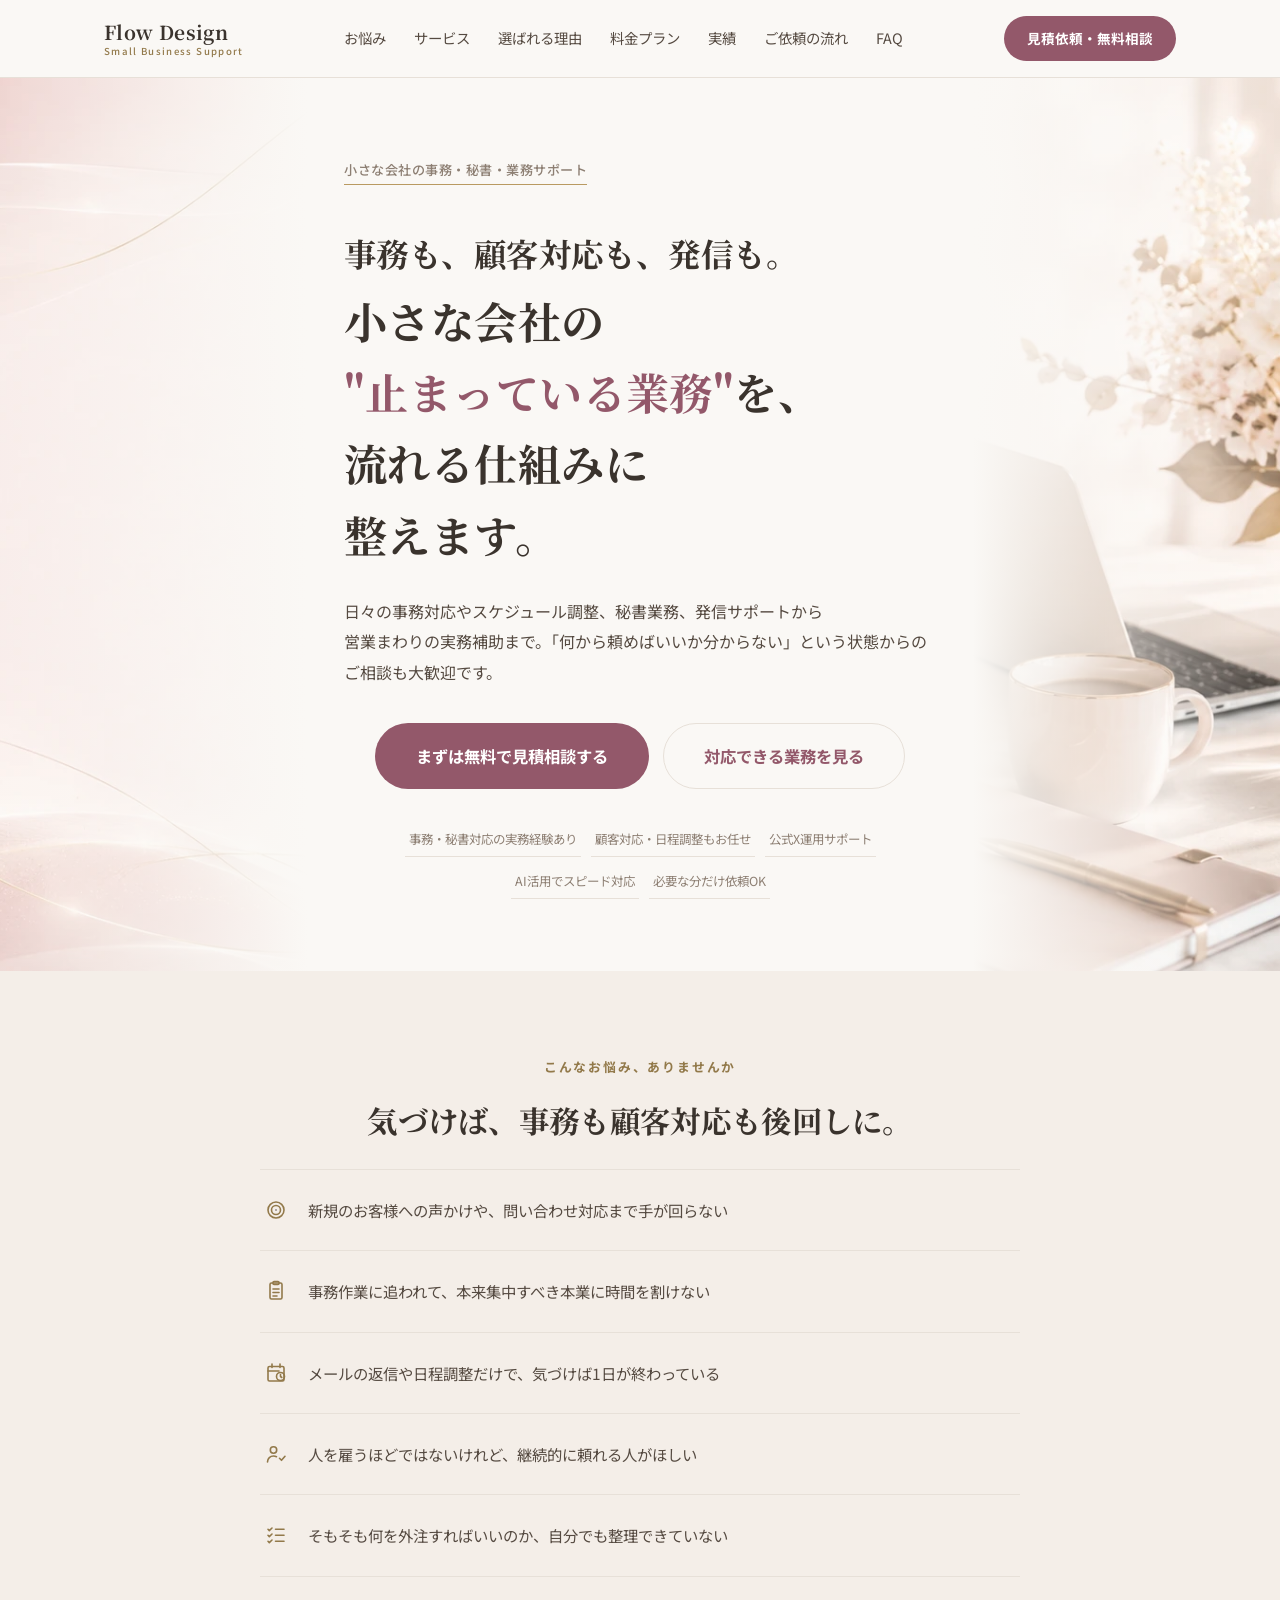
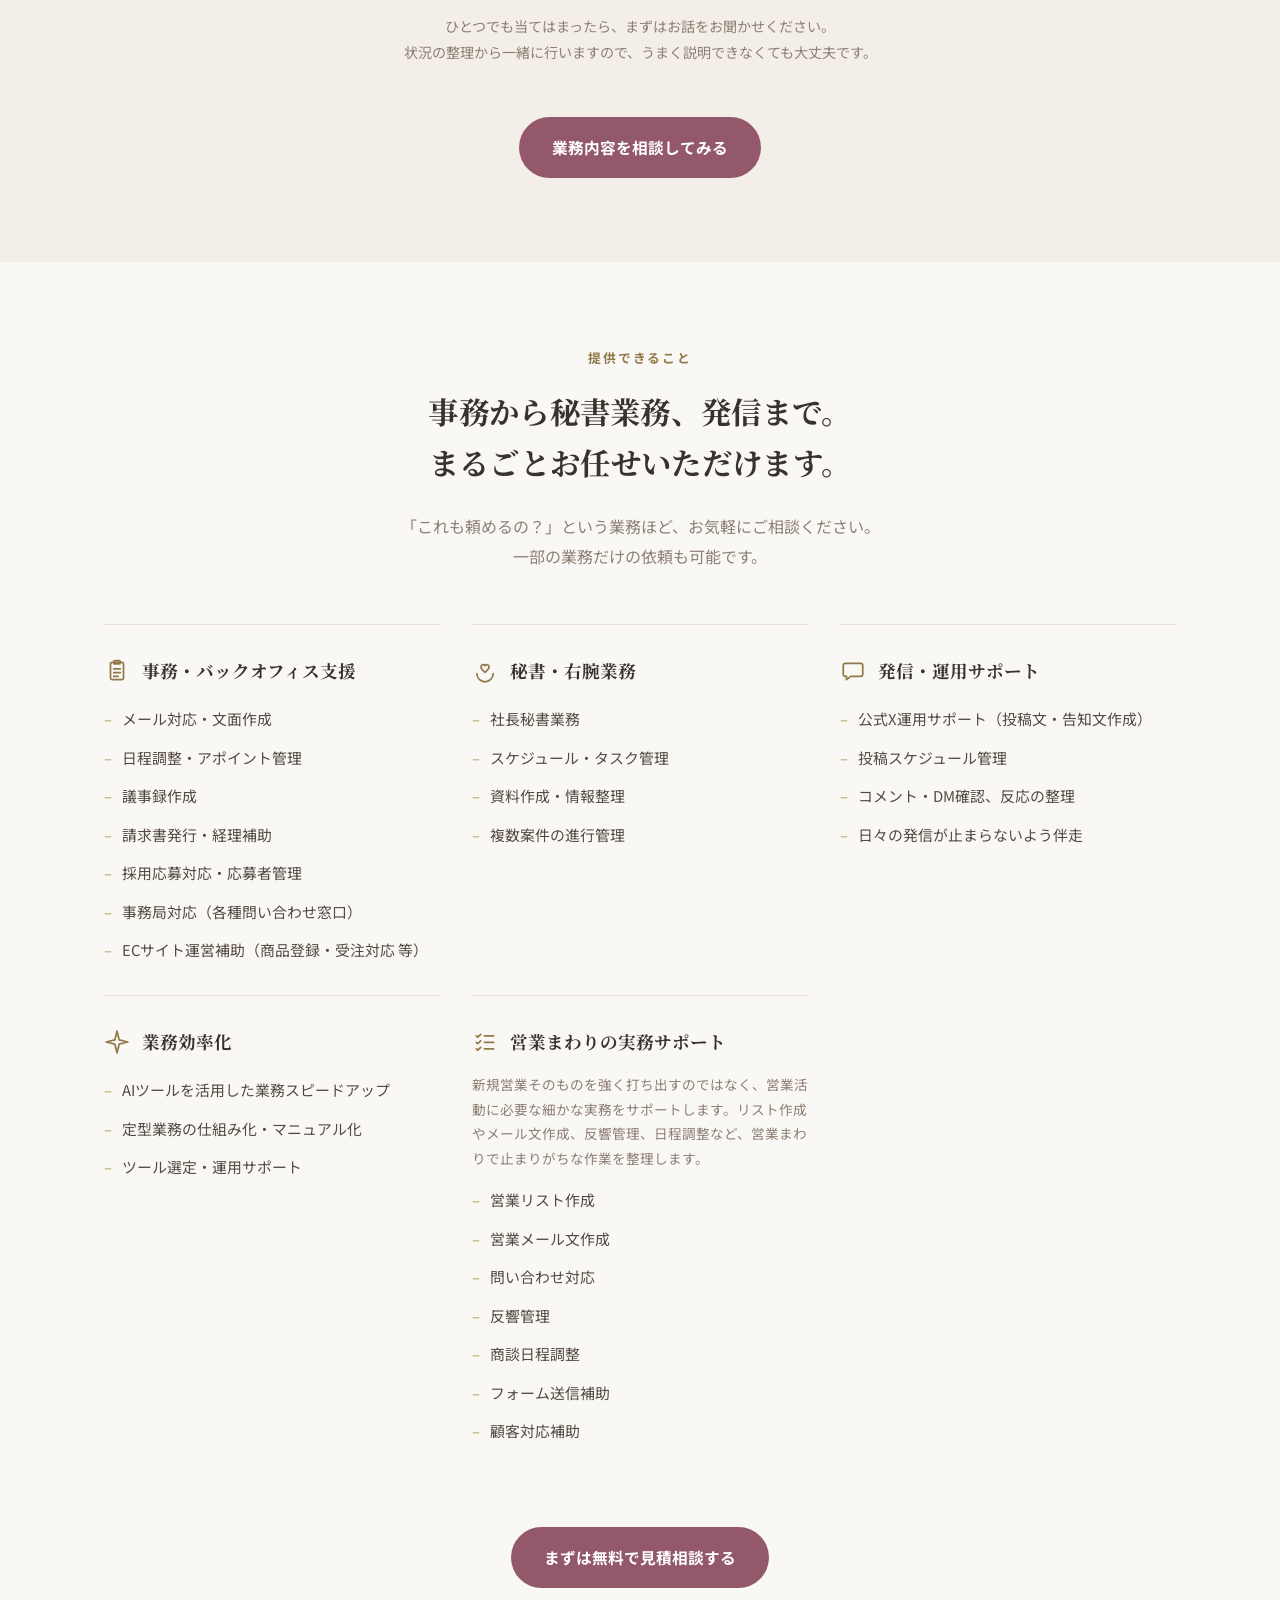
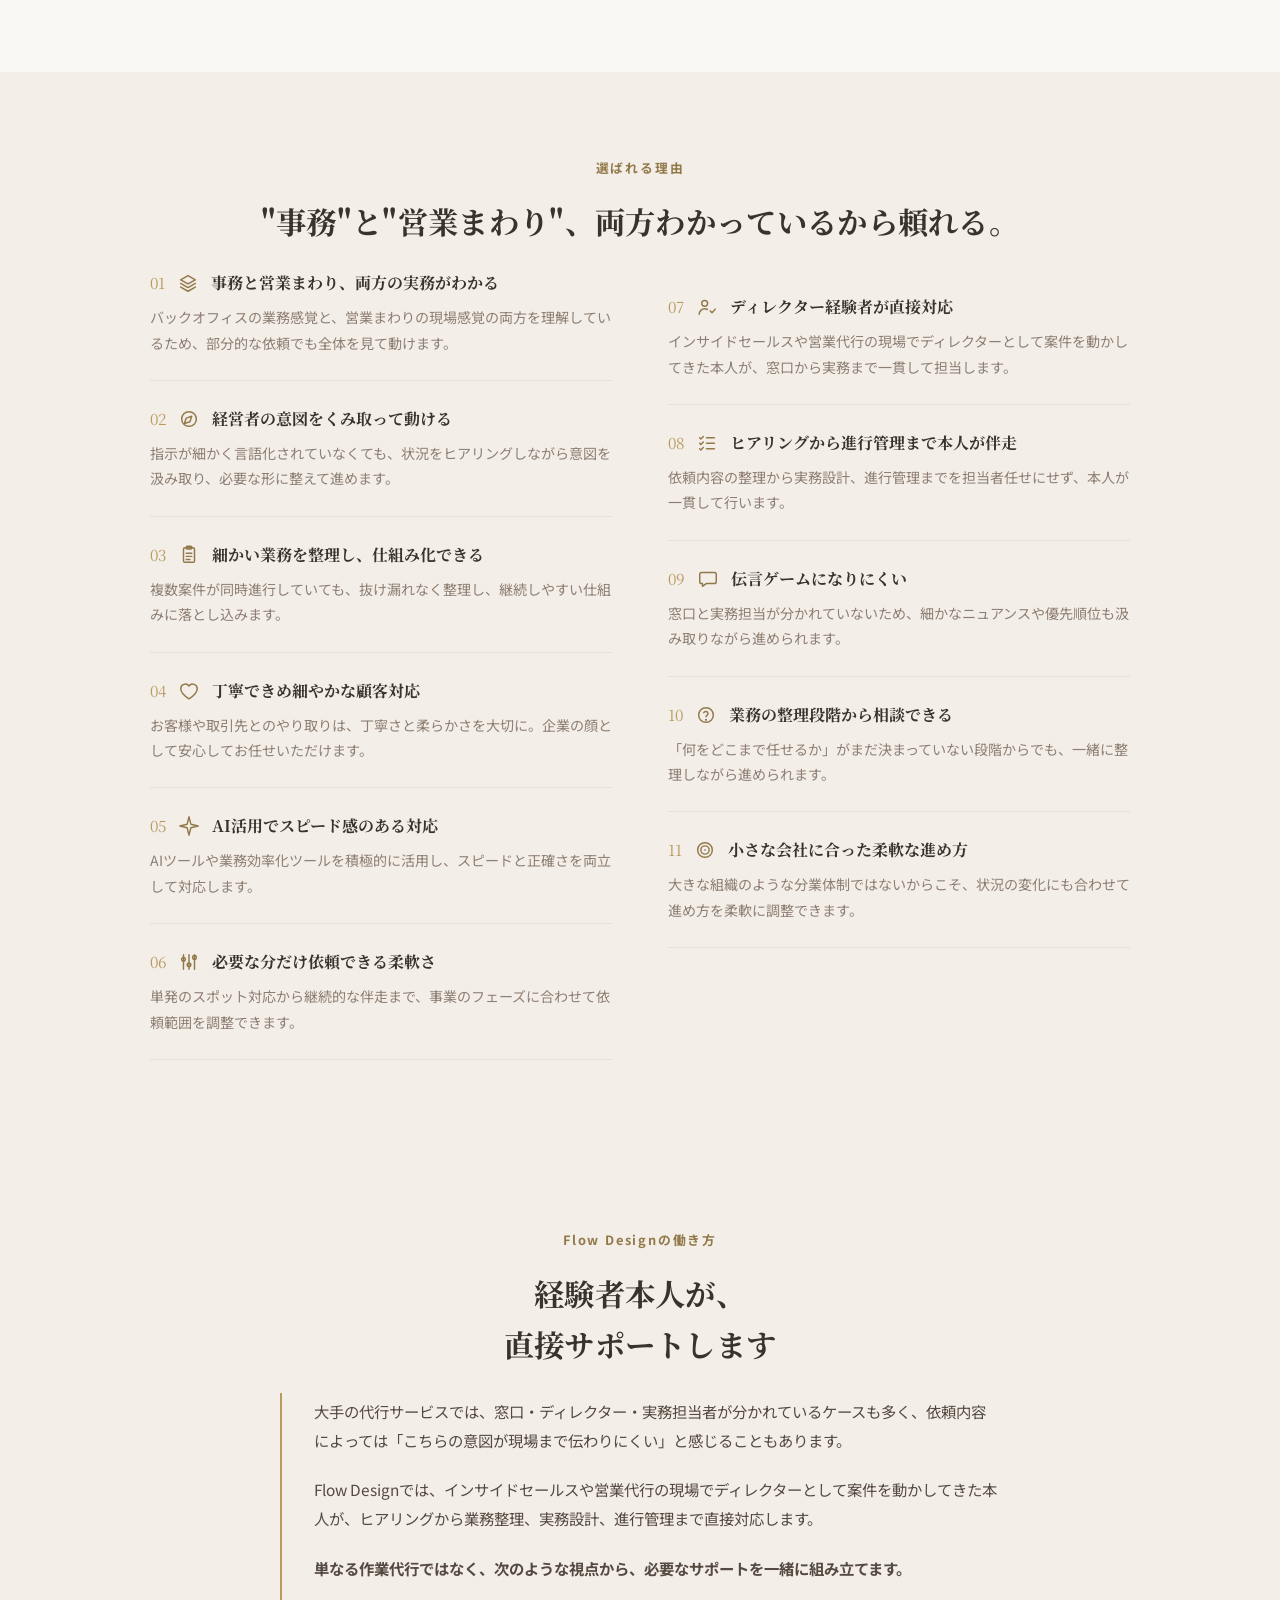
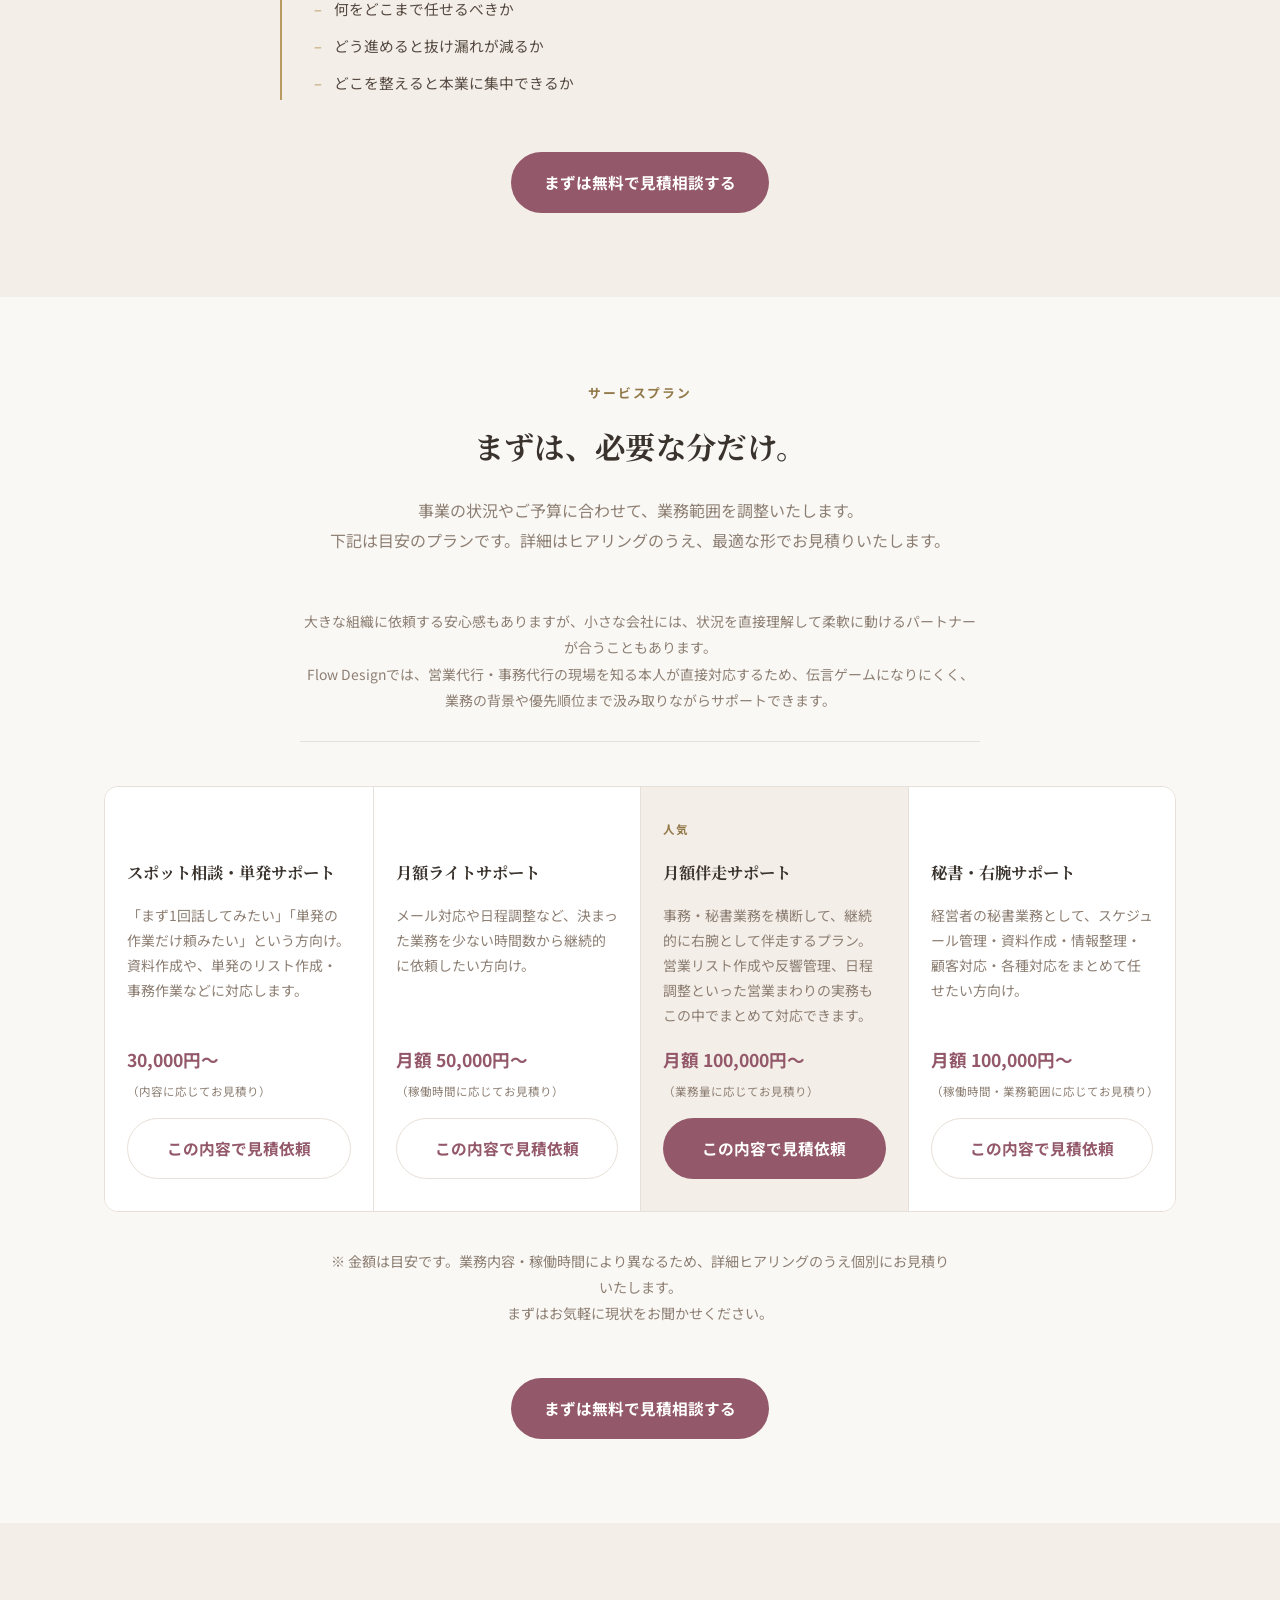
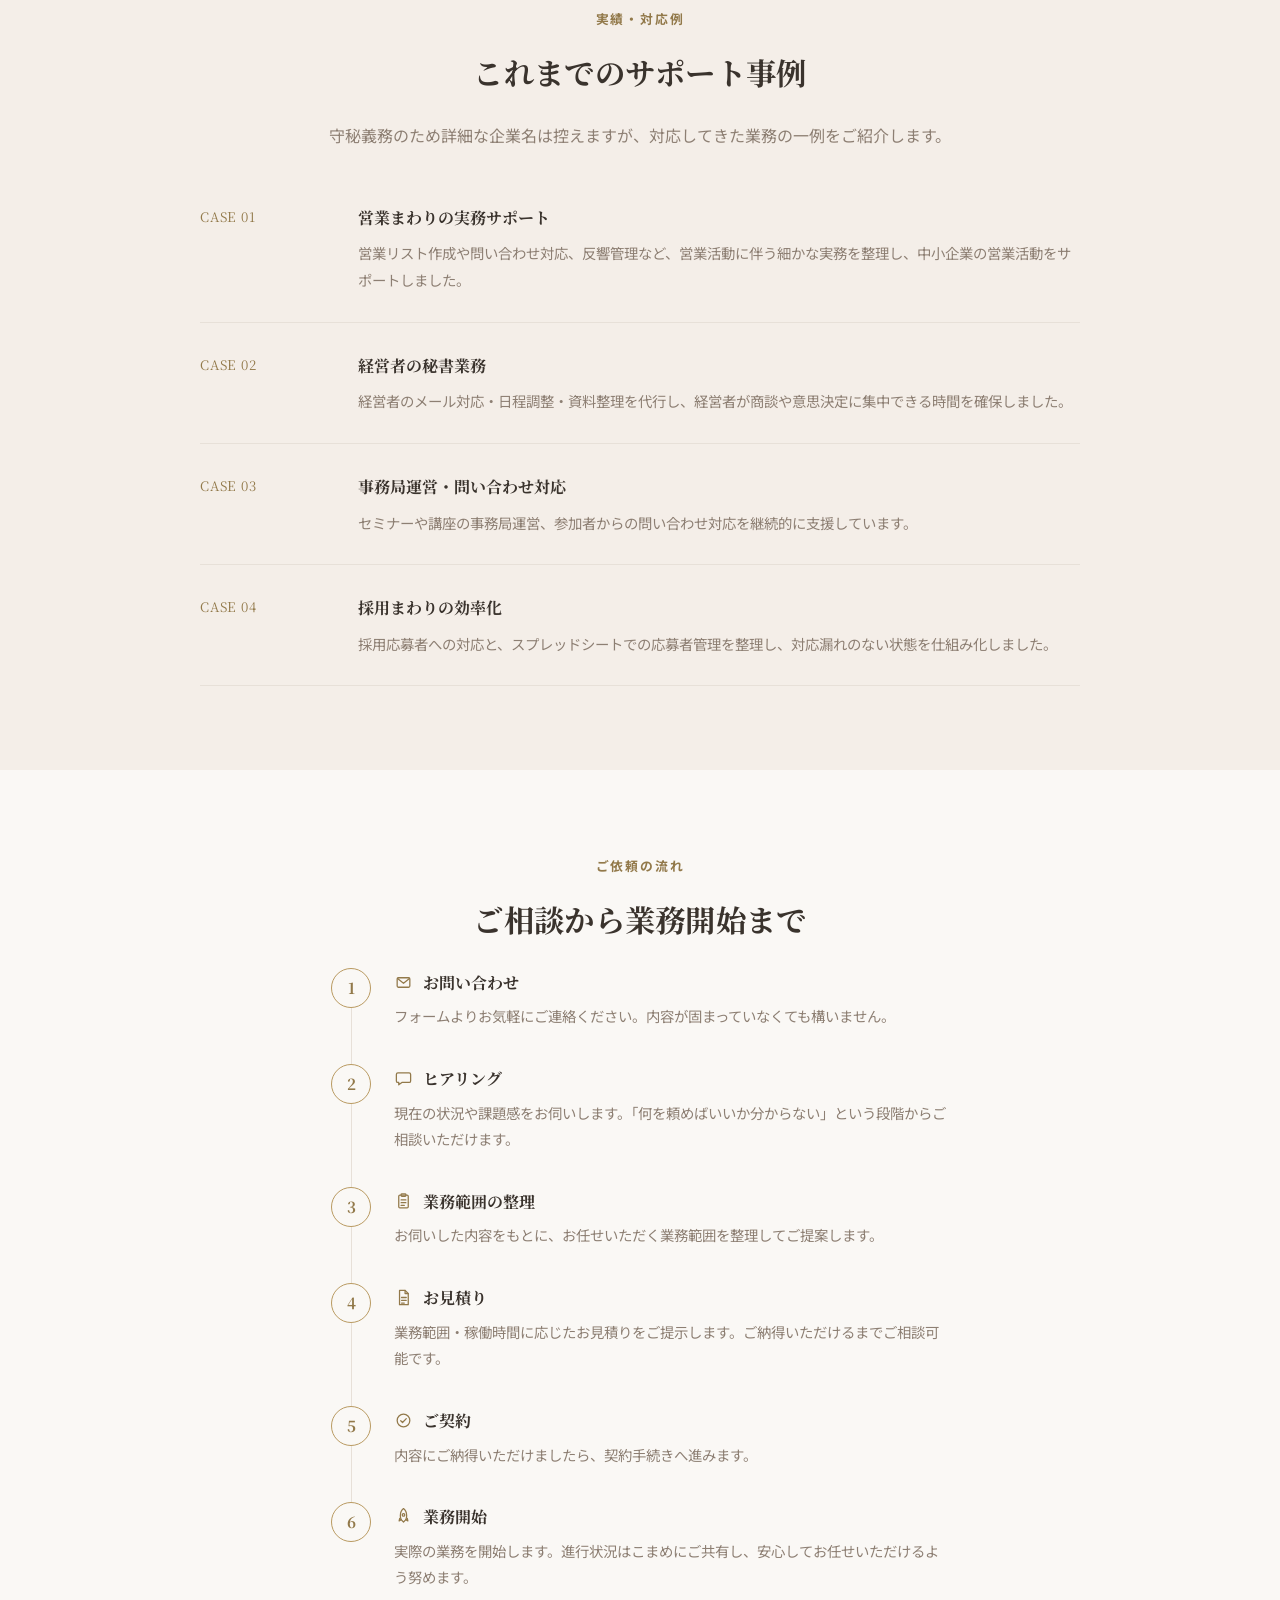
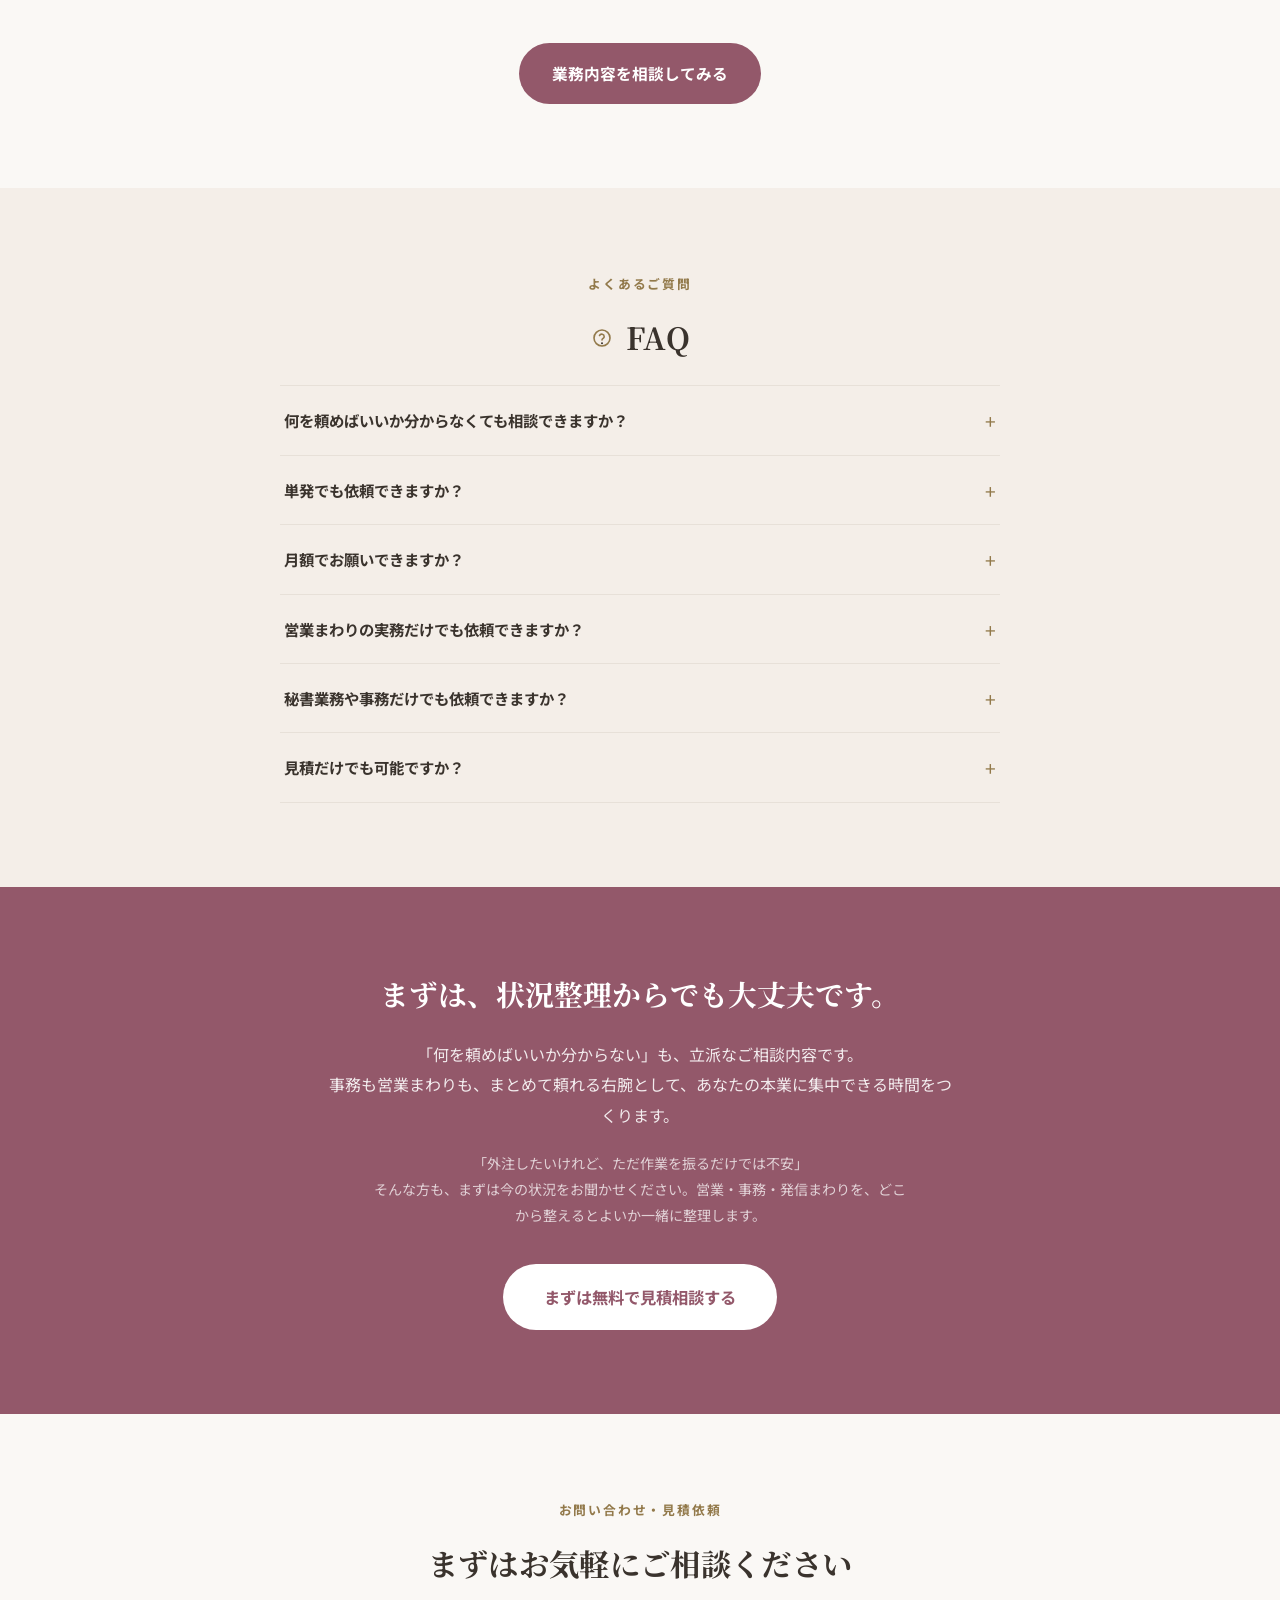
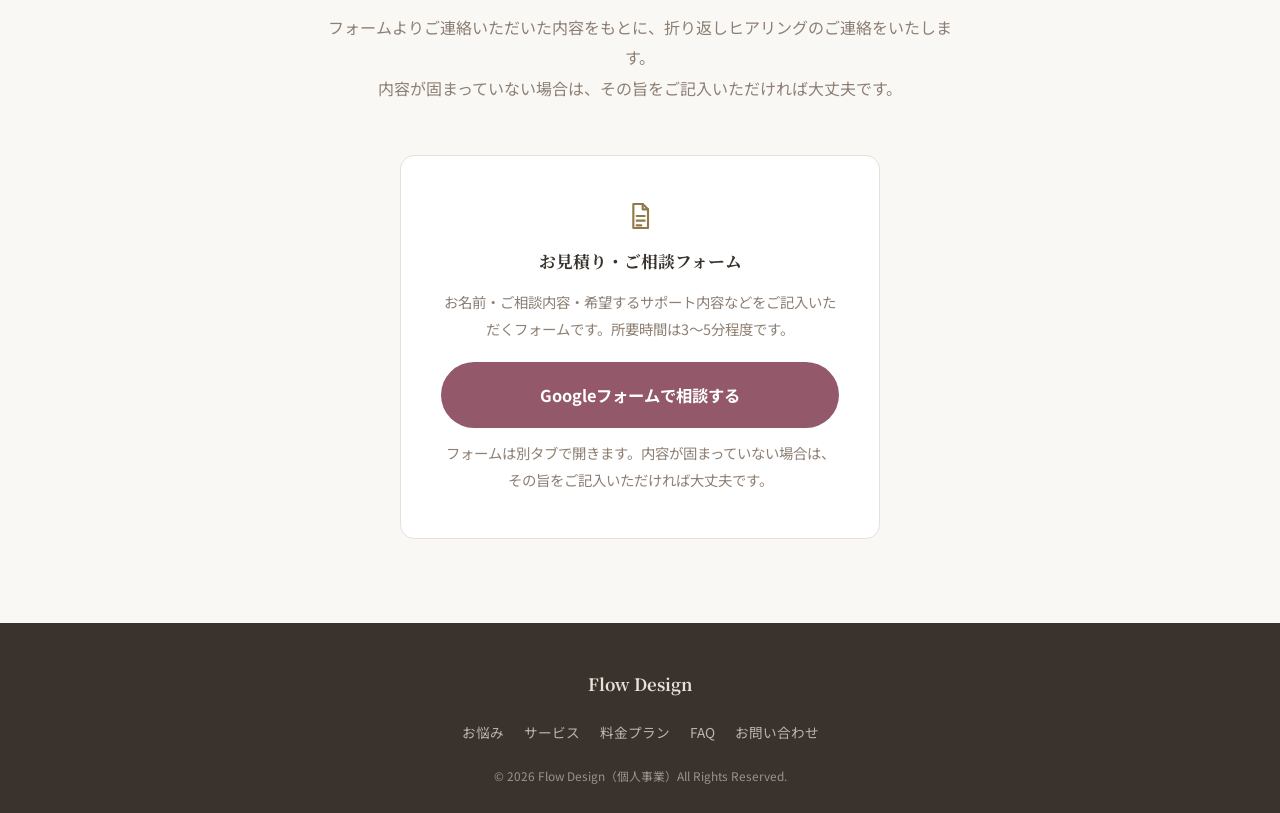
<file: index.html>
<!DOCTYPE html>
<html lang="ja">
<head>
<meta charset="UTF-8">
<meta name="viewport" content="width=device-width, initial-scale=1.0">
<title>Flow Design｜事務・秘書・発信まで、小さな会社の業務を整える業務サポート</title>
<meta name="description" content="事務代行・秘書業務・公式X運用サポートから、営業まわりの実務補助（リスト作成・反響管理・日程調整）まで。小さな会社の「止まっている業務」を、流れる仕組みに整えるフリーランスの業務サポート「Flow Design」。まずは無料の見積相談から。">
<meta name="keywords" content="事務代行,秘書代行,バックオフィス支援,業務整理,X運用代行,営業事務,反響管理,中小企業,個人事業主">
<meta property="og:type" content="website">
<meta property="og:title" content="Flow Design｜事務も、顧客対応も、発信も整える">
<meta property="og:description" content="小さな会社の事務・秘書・発信サポート。止まっている業務を、流れる仕組みに整えます。まずは無料の見積相談から。">
<meta property="og:image" content="assets/images/ogp.svg">
<link rel="icon" href="assets/images/favicon.svg" type="image/svg+xml">
<link rel="preconnect" href="https://fonts.googleapis.com">
<link rel="stylesheet" href="https://fonts.googleapis.com/css2?family=Noto+Serif+JP:wght@500;700&family=Noto+Sans+JP:wght@400;500;700&display=swap">
<link rel="stylesheet" href="css/style.css">
</head>
<body>

<!-- ===== Icon Sprite (minimal line icons) ===== -->
<svg class="icon-sprite" aria-hidden="true" xmlns="http://www.w3.org/2000/svg">
  <symbol id="icon-call" viewBox="0 0 24 24"><path d="M4 15a11 11 0 0 1 16 0"/><path d="M7.5 18a6 6 0 0 1 9 0"/><circle cx="12" cy="20.5" r="1" fill="currentColor" stroke="none"/></symbol>
  <symbol id="icon-compass" viewBox="0 0 24 24"><circle cx="12" cy="12" r="8"/><path d="M15 9l-2 6-6 2 2-6 6-2Z"/></symbol>
  <symbol id="icon-target" viewBox="0 0 24 24"><circle cx="12" cy="12" r="8"/><circle cx="12" cy="12" r="4.5"/><circle cx="12" cy="12" r="0.8" fill="currentColor" stroke="none"/></symbol>
  <symbol id="icon-calendar-clock" viewBox="0 0 24 24"><path d="M8 3v3.5M16 3v3.5"/><rect x="4" y="5.5" width="16" height="14.5" rx="1.5"/><path d="M4 10h11"/><circle cx="16.5" cy="15.5" r="4"/><path d="M16.5 13.6v1.9l1.3 1"/></symbol>
  <symbol id="icon-user-check" viewBox="0 0 24 24"><circle cx="9.5" cy="8" r="3.2"/><path d="M3.5 20c0-3.6 2.8-6 6-6 1.1 0 2.1.24 3 .7"/><path d="M15.5 16.3l2 2 3.5-4"/></symbol>
  <symbol id="icon-list-checks" viewBox="0 0 24 24"><path d="M4 6.3l1.3 1.3L8 5"/><path d="M11.5 6.3h8.5"/><path d="M4 12.3l1.3 1.3 2.7-2.6"/><path d="M11.5 12.3h8.5"/><path d="M4 18.3l1.3 1.3 2.7-2.6"/><path d="M11.5 18.3h8.5"/></symbol>
  <symbol id="icon-clipboard" viewBox="0 0 24 24"><rect x="6" y="4" width="12" height="16" rx="1.5"/><rect x="9" y="2.5" width="6" height="3" rx="1"/><path d="M9 10h6M9 13.5h6M9 17h4"/></symbol>
  <symbol id="icon-briefcase" viewBox="0 0 24 24"><rect x="4" y="8" width="16" height="11" rx="1.5"/><path d="M9 8V6a3 3 0 0 1 3-3h0a3 3 0 0 1 3 3v2"/><path d="M4 13h16"/></symbol>
  <symbol id="icon-hash" viewBox="0 0 24 24"><path d="M9 4 7 20M17 4l-2 16M4.5 9h15M3.5 15h15"/></symbol>
  <symbol id="icon-megaphone" viewBox="0 0 24 24"><path d="M3 10v4a1 1 0 0 0 1 1h2l9 4V5L6 9H4a1 1 0 0 0-1 1Z"/><path d="M7 15v2.5a1.5 1.5 0 0 0 1.5 1.5h0A1.5 1.5 0 0 0 10 17.5V16"/><path d="M18.5 8.5a5 5 0 0 1 0 7"/></symbol>
  <symbol id="icon-hand-heart" viewBox="0 0 24 24"><path d="M4.5 14.5a7.5 7.5 0 0 0 15 0"/><path d="M12 13.2c-2.3-2-3.7-3.4-3.7-5a2 2 0 0 1 3.7-1.1A2 2 0 0 1 15.7 8.2c0 1.6-1.4 3-3.7 5Z"/></symbol>
  <symbol id="icon-spark" viewBox="0 0 24 24"><path d="M12 2 14 10 22 12 14 14 12 22 10 14 2 12 10 10Z"/></symbol>
  <symbol id="icon-layers" viewBox="0 0 24 24"><path d="M12 4 20 8.5 12 13 4 8.5 12 4Z"/><path d="M4 12.5 12 17l8-4.5"/><path d="M4 16.5 12 21l8-4.5"/></symbol>
  <symbol id="icon-heart" viewBox="0 0 24 24"><path d="M12 20.5c-4.8-3-9-6.6-9-11A5 5 0 0 1 12 6.5 5 5 0 0 1 21 9.5c0 4.4-4.2 8-9 11Z"/></symbol>
  <symbol id="icon-sliders" viewBox="0 0 24 24"><line x1="6" y1="4" x2="6" y2="20"/><circle cx="6" cy="9" r="2"/><line x1="12" y1="4" x2="12" y2="20"/><circle cx="12" cy="15" r="2"/><line x1="18" y1="4" x2="18" y2="20"/><circle cx="18" cy="7" r="2"/></symbol>
  <symbol id="icon-mail" viewBox="0 0 24 24"><rect x="4" y="6" width="16" height="12" rx="1.5"/><path d="M4.5 7 12 13 19.5 7"/></symbol>
  <symbol id="icon-chat" viewBox="0 0 24 24"><path d="M5 5h14a2 2 0 0 1 2 2v8a2 2 0 0 1-2 2H10l-4 3v-3H5a2 2 0 0 1-2-2V7a2 2 0 0 1 2-2Z"/></symbol>
  <symbol id="icon-file" viewBox="0 0 24 24"><path d="M7 3h7l4 4v14H7Z"/><path d="M14 3v4h4"/><path d="M9.5 12h6M9.5 15.5h6M9.5 19h3.5"/></symbol>
  <symbol id="icon-check-circle" viewBox="0 0 24 24"><circle cx="12" cy="12" r="8"/><path d="M8.5 12.3l2.3 2.3 4.7-5"/></symbol>
  <symbol id="icon-rocket" viewBox="0 0 24 24"><path d="M12 2c2.5 2 4 5.5 4 9 0 2-.5 3.8-1.3 5.3L12 19l-2.7-2.7C8.5 14.8 8 13 8 11c0-3.5 1.5-7 4-9Z"/><circle cx="12" cy="10" r="1.6"/><path d="M9 16l-2.5 1.5.7-3M15 16l2.5 1.5-.7-3"/></symbol>
  <symbol id="icon-help" viewBox="0 0 24 24"><circle cx="12" cy="12" r="8"/><path d="M9.5 9.5a2.5 2.5 0 0 1 4.7 1.2c0 1.6-2.2 1.8-2.2 3.3"/><circle cx="12" cy="17.3" r="1" fill="currentColor" stroke="none"/></symbol>
</svg>

<!-- ===== Header ===== -->
<header class="header" id="header">
  <div class="header__inner container">
    <a href="#top" class="header__logo">Flow Design<span class="header__logo-sub">Small Business Support</span></a>
    <nav class="header__nav" id="header-nav">
      <a href="#worries">お悩み</a>
      <a href="#services">サービス</a>
      <a href="#reasons">選ばれる理由</a>
      <a href="#plans">料金プラン</a>
      <a href="#works">実績</a>
      <a href="#flow">ご依頼の流れ</a>
      <a href="#faq">FAQ</a>
    </nav>
    <a href="#contact" class="btn btn--primary btn--small header__cta">見積依頼・無料相談</a>
    <button class="header__menu-btn" id="menu-btn" aria-label="メニューを開く" aria-expanded="false">
      <span></span><span></span><span></span>
    </button>
  </div>
</header>

<main id="top">

  <!-- ===== 1. First View ===== -->
  <section class="hero" id="hero">
    <div class="hero__bg" aria-hidden="true"></div>
    <div class="container hero__inner">
      <p class="hero__eyebrow">小さな会社の事務・秘書・業務サポート</p>
      <h1 class="hero__title"><span class="hero__title-lead">事務も、顧客対応も、発信も。</span><br>小さな会社の<br><span class="hero__title-accent">"止まっている業務"</span>を、<br>流れる仕組みに<br>整えます。</h1>
      <p class="hero__sub">
        日々の事務対応やスケジュール調整、秘書業務、発信サポートから<br class="pc-only">
        営業まわりの実務補助まで。「何から頼めばいいか分からない」という状態からのご相談も大歓迎です。
      </p>
      <div class="hero__cta-group">
        <a href="#contact" class="btn btn--primary btn--large">まずは無料で見積相談する</a>
        <a href="#services" class="btn btn--outline btn--large">対応できる業務を見る</a>
      </div>
      <ul class="hero__badges">
        <li>事務・秘書対応の実務経験あり</li>
        <li>顧客対応・日程調整もお任せ</li>
        <li>公式X運用サポート</li>
        <li>AI活用でスピード対応</li>
        <li>必要な分だけ依頼OK</li>
      </ul>
    </div>
  </section>

  <!-- ===== 2. Worries ===== -->
  <section class="section section--alt" id="worries">
    <div class="container">
      <p class="section__eyebrow">こんなお悩み、ありませんか</p>
      <h2 class="section__title">気づけば、事務も顧客対応も後回しに。</h2>
      <div class="cards cards--worries">
        <div class="card card--worry">
          <svg class="icon"><use href="#icon-target"/></svg>
          <p>新規のお客様への声かけや、問い合わせ対応まで手が回らない</p>
        </div>
        <div class="card card--worry">
          <svg class="icon"><use href="#icon-clipboard"/></svg>
          <p>事務作業に追われて、本来集中すべき本業に時間を割けない</p>
        </div>
        <div class="card card--worry">
          <svg class="icon"><use href="#icon-calendar-clock"/></svg>
          <p>メールの返信や日程調整だけで、気づけば1日が終わっている</p>
        </div>
        <div class="card card--worry">
          <svg class="icon"><use href="#icon-user-check"/></svg>
          <p>人を雇うほどではないけれど、継続的に頼れる人がほしい</p>
        </div>
        <div class="card card--worry">
          <svg class="icon"><use href="#icon-list-checks"/></svg>
          <p>そもそも何を外注すればいいのか、自分でも整理できていない</p>
        </div>
      </div>
      <p class="section__note">ひとつでも当てはまったら、まずはお話をお聞かせください。<br>状況の整理から一緒に行いますので、うまく説明できなくても大丈夫です。</p>
      <div class="section__cta">
        <a href="#contact" class="btn btn--primary">業務内容を相談してみる</a>
      </div>
    </div>
  </section>

  <!-- ===== 3. Services ===== -->
  <section class="section" id="services">
    <div class="container">
      <p class="section__eyebrow">提供できること</p>
      <h2 class="section__title">事務から秘書業務、発信まで。<br>まるごとお任せいただけます。</h2>
      <p class="section__lead">「これも頼めるの？」という業務ほど、お気軽にご相談ください。<br>一部の業務だけの依頼も可能です。</p>

      <div class="service-groups">
        <div class="service-group">
          <h3 class="service-group__title"><svg class="icon"><use href="#icon-clipboard"/></svg>事務・バックオフィス支援</h3>
          <ul class="service-group__list">
            <li>メール対応・文面作成</li>
            <li>日程調整・アポイント管理</li>
            <li>議事録作成</li>
            <li>請求書発行・経理補助</li>
            <li>採用応募対応・応募者管理</li>
            <li>事務局対応（各種問い合わせ窓口）</li>
            <li>ECサイト運営補助（商品登録・受注対応 等）</li>
          </ul>
        </div>
        <div class="service-group">
          <h3 class="service-group__title"><svg class="icon"><use href="#icon-hand-heart"/></svg>秘書・右腕業務</h3>
          <ul class="service-group__list">
            <li>社長秘書業務</li>
            <li>スケジュール・タスク管理</li>
            <li>資料作成・情報整理</li>
            <li>複数案件の進行管理</li>
          </ul>
        </div>
        <div class="service-group">
          <h3 class="service-group__title"><svg class="icon"><use href="#icon-chat"/></svg>発信・運用サポート</h3>
          <ul class="service-group__list">
            <li>公式X運用サポート（投稿文・告知文作成）</li>
            <li>投稿スケジュール管理</li>
            <li>コメント・DM確認、反応の整理</li>
            <li>日々の発信が止まらないよう伴走</li>
          </ul>
        </div>
        <div class="service-group">
          <h3 class="service-group__title"><svg class="icon"><use href="#icon-spark"/></svg>業務効率化</h3>
          <ul class="service-group__list">
            <li>AIツールを活用した業務スピードアップ</li>
            <li>定型業務の仕組み化・マニュアル化</li>
            <li>ツール選定・運用サポート</li>
          </ul>
        </div>
        <div class="service-group">
          <h3 class="service-group__title"><svg class="icon"><use href="#icon-list-checks"/></svg>営業まわりの実務サポート</h3>
          <p class="service-group__desc">新規営業そのものを強く打ち出すのではなく、営業活動に必要な細かな実務をサポートします。リスト作成やメール文作成、反響管理、日程調整など、営業まわりで止まりがちな作業を整理します。</p>
          <ul class="service-group__list">
            <li>営業リスト作成</li>
            <li>営業メール文作成</li>
            <li>問い合わせ対応</li>
            <li>反響管理</li>
            <li>商談日程調整</li>
            <li>フォーム送信補助</li>
            <li>顧客対応補助</li>
          </ul>
        </div>
      </div>

      <div class="section__cta">
        <a href="#contact" class="btn btn--primary">まずは無料で見積相談する</a>
      </div>
    </div>
  </section>

  <!-- ===== 4. Reasons ===== -->
  <section class="section section--alt" id="reasons">
    <div class="container">
      <p class="section__eyebrow">選ばれる理由</p>
      <h2 class="section__title">"事務"と"営業まわり"、両方わかっているから頼れる。</h2>
      <div class="reason-list">
        <div class="reason-item">
          <div class="reason-item__head"><span class="reason-item__num">01</span><svg class="icon"><use href="#icon-layers"/></svg><h3>事務と営業まわり、両方の実務がわかる</h3></div>
          <p>バックオフィスの業務感覚と、営業まわりの現場感覚の両方を理解しているため、部分的な依頼でも全体を見て動けます。</p>
        </div>
        <div class="reason-item">
          <div class="reason-item__head"><span class="reason-item__num">02</span><svg class="icon"><use href="#icon-compass"/></svg><h3>経営者の意図をくみ取って動ける</h3></div>
          <p>指示が細かく言語化されていなくても、状況をヒアリングしながら意図を汲み取り、必要な形に整えて進めます。</p>
        </div>
        <div class="reason-item">
          <div class="reason-item__head"><span class="reason-item__num">03</span><svg class="icon"><use href="#icon-clipboard"/></svg><h3>細かい業務を整理し、仕組み化できる</h3></div>
          <p>複数案件が同時進行していても、抜け漏れなく整理し、継続しやすい仕組みに落とし込みます。</p>
        </div>
        <div class="reason-item">
          <div class="reason-item__head"><span class="reason-item__num">04</span><svg class="icon"><use href="#icon-heart"/></svg><h3>丁寧できめ細やかな顧客対応</h3></div>
          <p>お客様や取引先とのやり取りは、丁寧さと柔らかさを大切に。企業の顔として安心してお任せいただけます。</p>
        </div>
        <div class="reason-item">
          <div class="reason-item__head"><span class="reason-item__num">05</span><svg class="icon"><use href="#icon-spark"/></svg><h3>AI活用でスピード感のある対応</h3></div>
          <p>AIツールや業務効率化ツールを積極的に活用し、スピードと正確さを両立して対応します。</p>
        </div>
        <div class="reason-item">
          <div class="reason-item__head"><span class="reason-item__num">06</span><svg class="icon"><use href="#icon-sliders"/></svg><h3>必要な分だけ依頼できる柔軟さ</h3></div>
          <p>単発のスポット対応から継続的な伴走まで、事業のフェーズに合わせて依頼範囲を調整できます。</p>
        </div>
        <div class="reason-item">
          <div class="reason-item__head"><span class="reason-item__num">07</span><svg class="icon"><use href="#icon-user-check"/></svg><h3>ディレクター経験者が直接対応</h3></div>
          <p>インサイドセールスや営業代行の現場でディレクターとして案件を動かしてきた本人が、窓口から実務まで一貫して担当します。</p>
        </div>
        <div class="reason-item">
          <div class="reason-item__head"><span class="reason-item__num">08</span><svg class="icon"><use href="#icon-list-checks"/></svg><h3>ヒアリングから進行管理まで本人が伴走</h3></div>
          <p>依頼内容の整理から実務設計、進行管理までを担当者任せにせず、本人が一貫して行います。</p>
        </div>
        <div class="reason-item">
          <div class="reason-item__head"><span class="reason-item__num">09</span><svg class="icon"><use href="#icon-chat"/></svg><h3>伝言ゲームになりにくい</h3></div>
          <p>窓口と実務担当が分かれていないため、細かなニュアンスや優先順位も汲み取りながら進められます。</p>
        </div>
        <div class="reason-item">
          <div class="reason-item__head"><span class="reason-item__num">10</span><svg class="icon"><use href="#icon-help"/></svg><h3>業務の整理段階から相談できる</h3></div>
          <p>「何をどこまで任せるか」がまだ決まっていない段階からでも、一緒に整理しながら進められます。</p>
        </div>
        <div class="reason-item">
          <div class="reason-item__head"><span class="reason-item__num">11</span><svg class="icon"><use href="#icon-target"/></svg><h3>小さな会社に合った柔軟な進め方</h3></div>
          <p>大きな組織のような分業体制ではないからこそ、状況の変化にも合わせて進め方を柔軟に調整できます。</p>
        </div>
      </div>
    </div>
  </section>

  <!-- ===== 4.5 Direct Support ===== -->
  <section class="section section--alt direct-support" id="direct-support">
    <div class="container">
      <p class="section__eyebrow">Flow Designの働き方</p>
      <h2 class="section__title">経験者本人が、<br>直接サポートします</h2>
      <div class="direct-support__card">
        <p>大手の代行サービスでは、窓口・ディレクター・実務担当者が分かれているケースも多く、依頼内容によっては「こちらの意図が現場まで伝わりにくい」と感じることもあります。</p>
        <p>Flow Designでは、インサイドセールスや営業代行の現場でディレクターとして案件を動かしてきた本人が、ヒアリングから業務整理、実務設計、進行管理まで直接対応します。</p>
        <p class="direct-support__lead">単なる作業代行ではなく、次のような視点から、必要なサポートを一緒に組み立てます。</p>
        <ul class="direct-support__points">
          <li>何をどこまで任せるべきか</li>
          <li>どう進めると抜け漏れが減るか</li>
          <li>どこを整えると本業に集中できるか</li>
        </ul>
      </div>
      <div class="section__cta">
        <a href="#contact" class="btn btn--primary">まずは無料で見積相談する</a>
      </div>
    </div>
  </section>

  <!-- ===== 5. Plans ===== -->
  <section class="section" id="plans">
    <div class="container">
      <p class="section__eyebrow">サービスプラン</p>
      <h2 class="section__title">まずは、必要な分だけ。</h2>
      <p class="section__lead">事業の状況やご予算に合わせて、業務範囲を調整いたします。<br>下記は目安のプランです。詳細はヒアリングのうえ、最適な形でお見積りいたします。</p>
      <p class="plans__note">
        大きな組織に依頼する安心感もありますが、小さな会社には、状況を直接理解して柔軟に動けるパートナーが合うこともあります。<br>
        Flow Designでは、営業代行・事務代行の現場を知る本人が直接対応するため、伝言ゲームになりにくく、業務の背景や優先順位まで汲み取りながらサポートできます。
      </p>

      <div class="cards cards--plans">
        <div class="card card--plan">
          <span class="card--plan__badge card--plan__badge--placeholder">人気</span>
          <h3 class="card--plan__name">スポット相談・単発サポート</h3>
          <p class="card--plan__desc">「まず1回話してみたい」「単発の作業だけ頼みたい」という方向け。資料作成や、単発のリスト作成・事務作業などに対応します。</p>
          <p class="card--plan__price">30,000円〜<span>（内容に応じてお見積り）</span></p>
          <a href="#contact" class="btn btn--outline btn--full">この内容で見積依頼</a>
        </div>
        <div class="card card--plan">
          <span class="card--plan__badge card--plan__badge--placeholder">人気</span>
          <h3 class="card--plan__name">月額ライトサポート</h3>
          <p class="card--plan__desc">メール対応や日程調整など、決まった業務を少ない時間数から継続的に依頼したい方向け。</p>
          <p class="card--plan__price">月額 50,000円〜<span>（稼働時間に応じてお見積り）</span></p>
          <a href="#contact" class="btn btn--outline btn--full">この内容で見積依頼</a>
        </div>
        <div class="card card--plan card--plan--featured">
          <span class="card--plan__badge">人気</span>
          <h3 class="card--plan__name">月額伴走サポート</h3>
          <p class="card--plan__desc">事務・秘書業務を横断して、継続的に右腕として伴走するプラン。営業リスト作成や反響管理、日程調整といった営業まわりの実務もこの中でまとめて対応できます。</p>
          <p class="card--plan__price">月額 100,000円〜<span>（業務量に応じてお見積り）</span></p>
          <a href="#contact" class="btn btn--primary btn--full">この内容で見積依頼</a>
        </div>
        <div class="card card--plan">
          <span class="card--plan__badge card--plan__badge--placeholder">人気</span>
          <h3 class="card--plan__name">秘書・右腕サポート</h3>
          <p class="card--plan__desc">経営者の秘書業務として、スケジュール管理・資料作成・情報整理・顧客対応・各種対応をまとめて任せたい方向け。</p>
          <p class="card--plan__price">月額 100,000円〜<span>（稼働時間・業務範囲に応じてお見積り）</span></p>
          <a href="#contact" class="btn btn--outline btn--full">この内容で見積依頼</a>
        </div>
      </div>
      <p class="section__note">※ 金額は目安です。業務内容・稼働時間により異なるため、詳細ヒアリングのうえ個別にお見積りいたします。<br>まずはお気軽に現状をお聞かせください。</p>
      <div class="section__cta">
        <a href="#contact" class="btn btn--primary">まずは無料で見積相談する</a>
      </div>
    </div>
  </section>

  <!-- ===== 6. Works ===== -->
  <section class="section section--alt" id="works">
    <div class="container">
      <p class="section__eyebrow">実績・対応例</p>
      <h2 class="section__title">これまでのサポート事例</h2>
      <p class="section__lead">守秘義務のため詳細な企業名は控えますが、対応してきた業務の一例をご紹介します。</p>
      <div class="work-list">
        <div class="work-item">
          <span class="work-item__tag">CASE 01</span>
          <div>
            <h3>営業まわりの実務サポート</h3>
            <p>営業リスト作成や問い合わせ対応、反響管理など、営業活動に伴う細かな実務を整理し、中小企業の営業活動をサポートしました。</p>
          </div>
        </div>
        <div class="work-item">
          <span class="work-item__tag">CASE 02</span>
          <div>
            <h3>経営者の秘書業務</h3>
            <p>経営者のメール対応・日程調整・資料整理を代行し、経営者が商談や意思決定に集中できる時間を確保しました。</p>
          </div>
        </div>
        <div class="work-item">
          <span class="work-item__tag">CASE 03</span>
          <div>
            <h3>事務局運営・問い合わせ対応</h3>
            <p>セミナーや講座の事務局運営、参加者からの問い合わせ対応を継続的に支援しています。</p>
          </div>
        </div>
        <div class="work-item">
          <span class="work-item__tag">CASE 04</span>
          <div>
            <h3>採用まわりの効率化</h3>
            <p>採用応募者への対応と、スプレッドシートでの応募者管理を整理し、対応漏れのない状態を仕組み化しました。</p>
          </div>
        </div>
      </div>
    </div>
  </section>

  <!-- ===== 7. Flow ===== -->
  <section class="section" id="flow">
    <div class="container">
      <p class="section__eyebrow">ご依頼の流れ</p>
      <h2 class="section__title">ご相談から業務開始まで</h2>
      <ol class="flow">
        <li class="flow__step">
          <div class="flow__marker"><span class="flow__num">1</span></div>
          <div class="flow__body">
            <div class="flow__step-head"><svg class="icon icon--sm"><use href="#icon-mail"/></svg><h3>お問い合わせ</h3></div>
            <p>フォームよりお気軽にご連絡ください。内容が固まっていなくても構いません。</p>
          </div>
        </li>
        <li class="flow__step">
          <div class="flow__marker"><span class="flow__num">2</span></div>
          <div class="flow__body">
            <div class="flow__step-head"><svg class="icon icon--sm"><use href="#icon-chat"/></svg><h3>ヒアリング</h3></div>
            <p>現在の状況や課題感をお伺いします。「何を頼めばいいか分からない」という段階からご相談いただけます。</p>
          </div>
        </li>
        <li class="flow__step">
          <div class="flow__marker"><span class="flow__num">3</span></div>
          <div class="flow__body">
            <div class="flow__step-head"><svg class="icon icon--sm"><use href="#icon-clipboard"/></svg><h3>業務範囲の整理</h3></div>
            <p>お伺いした内容をもとに、お任せいただく業務範囲を整理してご提案します。</p>
          </div>
        </li>
        <li class="flow__step">
          <div class="flow__marker"><span class="flow__num">4</span></div>
          <div class="flow__body">
            <div class="flow__step-head"><svg class="icon icon--sm"><use href="#icon-file"/></svg><h3>お見積り</h3></div>
            <p>業務範囲・稼働時間に応じたお見積りをご提示します。ご納得いただけるまでご相談可能です。</p>
          </div>
        </li>
        <li class="flow__step">
          <div class="flow__marker"><span class="flow__num">5</span></div>
          <div class="flow__body">
            <div class="flow__step-head"><svg class="icon icon--sm"><use href="#icon-check-circle"/></svg><h3>ご契約</h3></div>
            <p>内容にご納得いただけましたら、契約手続きへ進みます。</p>
          </div>
        </li>
        <li class="flow__step">
          <div class="flow__marker"><span class="flow__num">6</span></div>
          <div class="flow__body">
            <div class="flow__step-head"><svg class="icon icon--sm"><use href="#icon-rocket"/></svg><h3>業務開始</h3></div>
            <p>実際の業務を開始します。進行状況はこまめにご共有し、安心してお任せいただけるよう努めます。</p>
          </div>
        </li>
      </ol>
      <div class="section__cta">
        <a href="#contact" class="btn btn--primary">業務内容を相談してみる</a>
      </div>
    </div>
  </section>

  <!-- ===== 8. FAQ ===== -->
  <section class="section section--alt" id="faq">
    <div class="container">
      <p class="section__eyebrow">よくあるご質問</p>
      <h2 class="section__title section__title--with-icon"><svg class="icon"><use href="#icon-help"/></svg>FAQ</h2>
      <div class="faq">
        <details class="faq__item">
          <summary>何を頼めばいいか分からなくても相談できますか？</summary>
          <p>はい、大丈夫です。むしろ「何から頼めばいいか分からない」というご相談を多くいただいています。まずは現状をお聞かせいただき、状況の整理からご一緒します。</p>
        </details>
        <details class="faq__item">
          <summary>単発でも依頼できますか？</summary>
          <p>可能です。スポット相談や単発の作業依頼にも対応しております。まずは内容をお聞かせください。</p>
        </details>
        <details class="faq__item">
          <summary>月額でお願いできますか？</summary>
          <p>はい、月額でのご契約も承っております。業務量や稼働時間に応じてプランをご提案します。</p>
        </details>
        <details class="faq__item">
          <summary>営業まわりの実務だけでも依頼できますか？</summary>
          <p>可能です。営業リスト作成・問い合わせ対応・反響管理・商談日程調整など、営業まわりの実務のみのご依頼も承っております。</p>
        </details>
        <details class="faq__item">
          <summary>秘書業務や事務だけでも依頼できますか？</summary>
          <p>もちろん可能です。メール対応や日程調整、資料作成など、事務・秘書業務のみのご依頼も歓迎です。</p>
        </details>
        <details class="faq__item">
          <summary>見積だけでも可能ですか？</summary>
          <p>はい、お見積りのみのご依頼も歓迎いたします。まずは概算だけでも知りたいという場合もお気軽にご連絡ください。</p>
        </details>
      </div>
    </div>
  </section>

  <!-- ===== 9. Final CTA ===== -->
  <section class="final-cta" id="final-cta">
    <div class="container final-cta__inner">
      <h2 class="final-cta__title">まずは、状況整理からでも大丈夫です。</h2>
      <p class="final-cta__text">
        「何を頼めばいいか分からない」も、立派なご相談内容です。<br>
        事務も営業まわりも、まとめて頼れる右腕として、あなたの本業に集中できる時間をつくります。
      </p>
      <p class="final-cta__note">
        「外注したいけれど、ただ作業を振るだけでは不安」<br>
        そんな方も、まずは今の状況をお聞かせください。営業・事務・発信まわりを、どこから整えるとよいか一緒に整理します。
      </p>
      <div class="final-cta__buttons">
        <a href="#contact" class="btn btn--primary btn--large">まずは無料で見積相談する</a>
      </div>
    </div>
  </section>

  <!-- ===== 10. Contact Form ===== -->
  <section class="section contact" id="contact">
    <div class="container">
      <p class="section__eyebrow">お問い合わせ・見積依頼</p>
      <h2 class="section__title">まずはお気軽にご相談ください</h2>
      <p class="section__lead">
        フォームよりご連絡いただいた内容をもとに、折り返しヒアリングのご連絡をいたします。<br>
        内容が固まっていない場合は、その旨をご記入いただければ大丈夫です。
      </p>

      <div class="contact__panel">
        <svg class="icon contact__panel-icon"><use href="#icon-file"/></svg>
        <h3>お見積り・ご相談フォーム</h3>
        <p>お名前・ご相談内容・希望するサポート内容などをご記入いただくフォームです。所要時間は3〜5分程度です。</p>
        <a href="https://docs.google.com/forms/d/e/1FAIpQLSd-5y-3Qj7DpmrSIKxinbSucl3NNNXSTC5Xo5AyybiRIiAlSg/viewform" target="_blank" rel="noopener" class="btn btn--primary btn--large btn--full">Googleフォームで相談する</a>
        <p class="contact__panel-note">フォームは別タブで開きます。内容が固まっていない場合は、その旨をご記入いただければ大丈夫です。</p>
      </div>
    </div>
  </section>

</main>

<!-- ===== Footer ===== -->
<footer class="footer">
  <div class="container footer__inner">
    <p class="footer__logo">Flow Design</p>
    <nav class="footer__nav">
      <a href="#worries">お悩み</a>
      <a href="#services">サービス</a>
      <a href="#plans">料金プラン</a>
      <a href="#faq">FAQ</a>
      <a href="#contact">お問い合わせ</a>
    </nav>
    <p class="footer__copy">&copy; 2026 Flow Design（個人事業）All Rights Reserved.</p>
  </div>
</footer>

<a href="#contact" class="float-cta">見積依頼・相談</a>

<script src="js/main.js"></script>
</body>
</html>
</file>
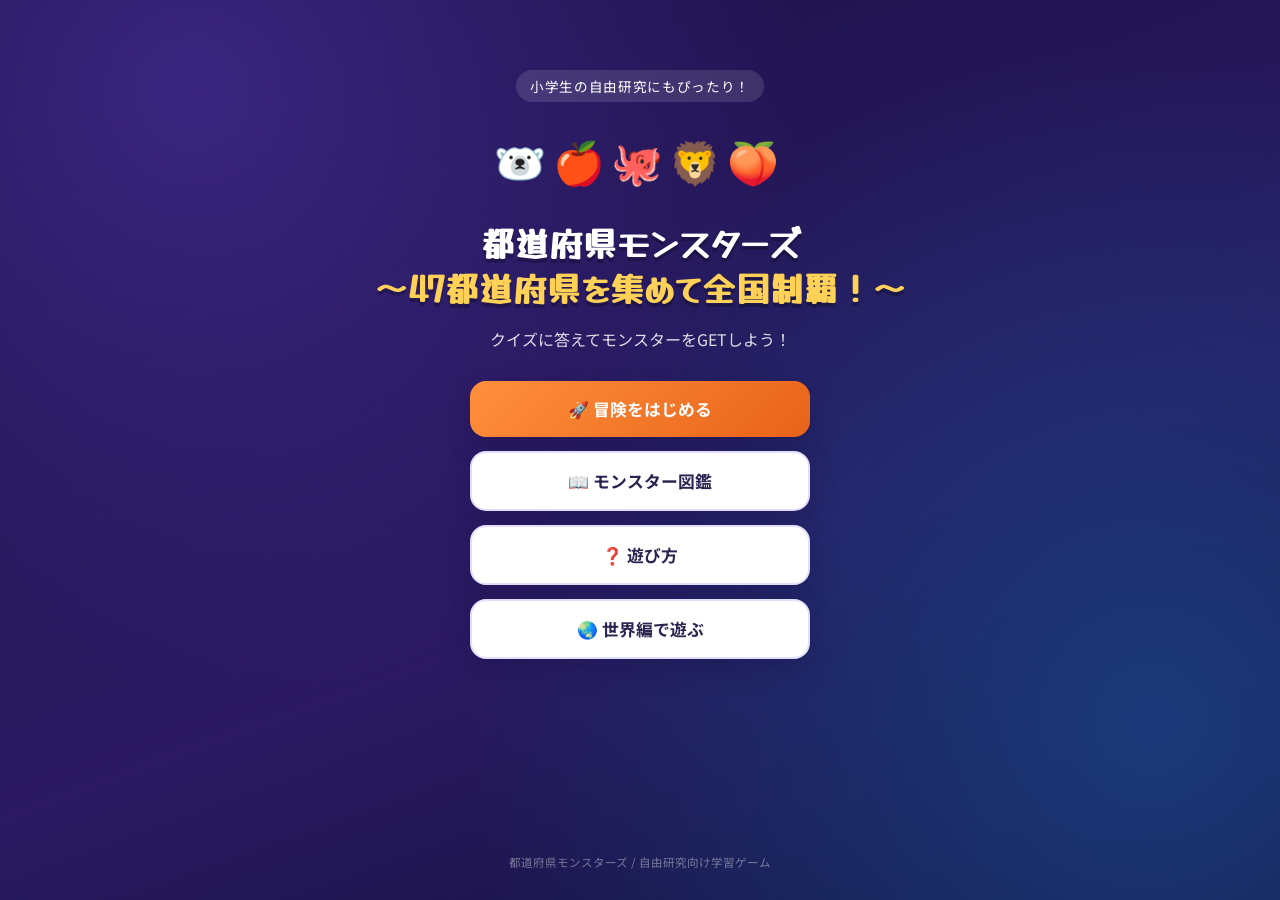
<file: prefecture-monsters/index.html>
<!DOCTYPE html>
<html lang="ja">
<head>
<meta charset="UTF-8">
<meta name="viewport" content="width=device-width, initial-scale=1.0, maximum-scale=1.0">
<title>都道府県モンスターズ 〜47都道府県を集めて全国制覇！〜</title>
<meta name="description" content="クイズに答えて47都道府県のモンスターを集めよう！小学生の自由研究にもぴったりな都道府県学習ゲーム。">
<link rel="icon" href="data:image/svg+xml,<svg xmlns=%22http://www.w3.org/2000/svg%22 viewBox=%220 0 100 100%22><text y=%22.9em%22 font-size=%2290%22>🗾</text></svg>">
<link rel="preconnect" href="https://fonts.googleapis.com">
<link rel="stylesheet" href="https://fonts.googleapis.com/css2?family=Yusei+Magic&family=Noto+Sans+JP:wght@400;500;700;900&display=swap">
<style>
  :root{
    --bg-deep:#1b1147;
    --bg-deep2:#2b1a63;
    --panel:#ffffff;
    --panel-soft:#f4f1ff;
    --accent:#ff8f3c;
    --accent-deep:#e8631a;
    --accent2:#3ccf8f;
    --accent3:#3c9cff;
    --danger:#ff5c6c;
    --ink:#2c2450;
    --ink-soft:#5c5480;
    --gold:#ffd257;
    --card-radius:20px;
    --shadow:0 10px 26px rgba(20,10,60,.28);
  }
  *{box-sizing:border-box;}
  html,body{margin:0;padding:0;}
  body{
    font-family:"Noto Sans JP","Yusei Magic",sans-serif;
    background:
      radial-gradient(circle at 15% 10%, #3a2680 0%, transparent 45%),
      radial-gradient(circle at 90% 80%, #1b3a7a 0%, transparent 50%),
      linear-gradient(160deg, var(--bg-deep), var(--bg-deep2) 60%, #10123a 100%);
    background-attachment:fixed;
    color:var(--ink);
    min-height:100vh;
    -webkit-tap-highlight-color:transparent;
  }
  #app{
    max-width:760px;
    margin:0 auto;
    min-height:100vh;
    display:flex;
    flex-direction:column;
    position:relative;
  }
  .hidden{display:none !important;}

  /* ===== Top status bar ===== */
  #statusbar{
    display:flex;
    align-items:center;
    justify-content:space-between;
    gap:8px;
    padding:8px 12px;
    background:rgba(15,10,45,.55);
    backdrop-filter:blur(6px);
    color:#fff;
    position:sticky;
    top:0;
    z-index:50;
    font-size:.8rem;
    font-weight:700;
    border-bottom:2px solid rgba(255,255,255,.08);
  }
  #statusbar .stat{
    display:flex;
    align-items:center;
    gap:4px;
    background:rgba(255,255,255,.08);
    padding:5px 9px;
    border-radius:999px;
    white-space:nowrap;
  }
  #statusbar .stat b{color:var(--gold); font-size:.95rem;}
  #navbtns{display:flex; gap:6px;}
  #navbtns button{
    background:rgba(255,255,255,.12);
    border:none;
    color:#fff;
    width:38px;height:38px;
    border-radius:12px;
    font-size:1.1rem;
    cursor:pointer;
  }
  #navbtns button:active{transform:scale(.92);}

  main{
    flex:1;
    padding:16px 14px 40px;
  }

  h1,h2,h3{margin:0 0 8px; font-family:"Yusei Magic","Noto Sans JP",sans-serif;}

  .btn{
    display:inline-flex;
    align-items:center;
    justify-content:center;
    gap:8px;
    border:none;
    border-radius:16px;
    padding:16px 20px;
    font-size:1.05rem;
    font-weight:700;
    cursor:pointer;
    font-family:inherit;
    box-shadow:var(--shadow);
    transition:transform .08s ease;
    min-height:52px;
  }
  .btn:active{transform:translateY(2px) scale(.98);}
  .btn-primary{background:linear-gradient(135deg,var(--accent),var(--accent-deep)); color:#fff;}
  .btn-secondary{background:#fff; color:var(--ink); border:2px solid #e2ddfa;}
  .btn-green{background:linear-gradient(135deg,#4fe0a0,#20b076); color:#fff;}
  .btn-blue{background:linear-gradient(135deg,#5cb3ff,#2b7fe0); color:#fff;}
  .btn-danger{background:linear-gradient(135deg,#ff7b8a,#e8455a); color:#fff;}
  .btn-block{display:flex; width:100%;}
  .btn:disabled{opacity:.45; cursor:not-allowed; transform:none;}

  /* ===== Title screen ===== */
  #screen-title{
    text-align:center;
    color:#fff;
    padding-top:6vh;
  }
  .title-badge{
    display:inline-block;
    font-size:.85rem;
    background:rgba(255,255,255,.12);
    padding:6px 14px;
    border-radius:999px;
    margin-bottom:18px;
    letter-spacing:.05em;
  }
  #screen-title .game-title{
    font-family:"Yusei Magic",sans-serif;
    font-size:2.1rem;
    line-height:1.35;
    margin:0 0 10px;
    text-shadow:0 4px 0 rgba(0,0,0,.25);
  }
  #screen-title .game-title .accent{color:var(--gold);}
  #screen-title .sub{
    font-size:1rem;
    opacity:.85;
    margin-bottom:30px;
  }
  .title-monsters{
    font-size:2.6rem;
    margin:10px 0 30px;
    letter-spacing:.15em;
  }
  .title-monsters span{
    display:inline-block;
    animation:floaty 2.6s ease-in-out infinite;
  }
  .title-monsters span:nth-child(2){animation-delay:.3s;}
  .title-monsters span:nth-child(3){animation-delay:.6s;}
  .title-monsters span:nth-child(4){animation-delay:.9s;}
  .title-monsters span:nth-child(5){animation-delay:1.2s;}
  @keyframes floaty{
    0%,100%{transform:translateY(0);}
    50%{transform:translateY(-10px);}
  }
  .title-buttons{
    display:flex;
    flex-direction:column;
    gap:14px;
    max-width:340px;
    margin:0 auto;
  }
  .title-progress{
    margin-top:26px;
    font-size:.85rem;
    opacity:.75;
  }

  /* ===== Cards / panels ===== */
  .panel{
    background:var(--panel);
    border-radius:var(--card-radius);
    box-shadow:var(--shadow);
    padding:18px;
    margin-bottom:16px;
  }
  .panel-soft{background:var(--panel-soft);}
  .section-title{
    display:flex;
    align-items:center;
    gap:8px;
    color:#fff;
    font-size:1.15rem;
    margin:4px 0 12px;
  }

  /* ===== Quiz screen ===== */
  .monster-stage{
    text-align:center;
    padding:20px 10px 8px;
    position:relative;
  }
  .monster-emoji{
    font-size:5.2rem;
    display:inline-block;
    filter:drop-shadow(0 8px 10px rgba(0,0,0,.25));
    transition:filter .3s;
  }
  .monster-emoji.silhouette{
    filter:brightness(0) opacity(.72);
  }
  .monster-emoji.bounce{
    animation:bounce .7s ease;
  }
  @keyframes bounce{
    0%{transform:translateY(0) scale(1);}
    30%{transform:translateY(-26px) scale(1.08);}
    50%{transform:translateY(0) scale(.96);}
    70%{transform:translateY(-10px) scale(1.03);}
    100%{transform:translateY(0) scale(1);}
  }
  .monster-name-tag{
    font-weight:900;
    font-size:1.3rem;
    margin-top:6px;
    color:var(--ink);
  }
  .monster-pref-tag{
    color:var(--ink-soft);
    font-size:.85rem;
    margin-bottom:2px;
  }
  .region-chip{
    display:inline-block;
    background:var(--panel-soft);
    color:var(--ink-soft);
    font-size:.72rem;
    padding:3px 10px;
    border-radius:999px;
    margin-bottom:6px;
    font-weight:700;
  }

  .quiz-question{
    font-size:1.15rem;
    font-weight:700;
    text-align:center;
    margin:6px 0 18px;
    line-height:1.5;
  }
  .choices{
    display:flex;
    flex-direction:column;
    gap:12px;
  }
  .choice-btn{
    background:#fff;
    border:2px solid #e2ddfa;
    border-radius:16px;
    padding:15px 16px;
    font-size:1.02rem;
    font-weight:700;
    text-align:left;
    display:flex;
    align-items:center;
    gap:10px;
    cursor:pointer;
    color:var(--ink);
    min-height:52px;
  }
  .choice-btn .choice-letter{
    background:var(--panel-soft);
    color:var(--ink-soft);
    width:28px;height:28px;
    border-radius:50%;
    display:flex; align-items:center; justify-content:center;
    font-size:.85rem;
    flex-shrink:0;
  }
  .choice-btn:active{transform:scale(.98);}
  .choice-btn.correct{
    background:#e7fbf1; border-color:var(--accent2); color:#1c8a5b;
  }
  .choice-btn.wrong{
    background:#ffecee; border-color:var(--danger); color:#c22e3d;
  }
  .choice-btn.dim{opacity:.5;}
  .choice-btn:disabled{cursor:default;}

  .quiz-tools{
    display:flex;
    justify-content:space-between;
    align-items:center;
    margin-top:16px;
    gap:10px;
  }
  .hint-btn{
    background:none;
    border:2px dashed #c9c0f5;
    color:var(--ink-soft);
    padding:9px 14px;
    border-radius:12px;
    font-weight:700;
    font-size:.85rem;
    cursor:pointer;
  }
  .streak-indicator{
    font-size:.8rem;
    font-weight:700;
    color:#fff;
    background:rgba(255,255,255,.14);
    padding:6px 12px;
    border-radius:999px;
  }
  .hint-box{
    margin-top:12px;
    background:#fff7e0;
    border:2px solid var(--gold);
    border-radius:14px;
    padding:12px 14px;
    font-size:.92rem;
    display:none;
  }
  .hint-box.show{display:block;}

  /* ===== Result overlay ===== */
  #result-overlay{
    position:fixed;
    inset:0;
    background:rgba(15,8,40,.72);
    display:flex;
    align-items:center;
    justify-content:center;
    z-index:100;
    padding:16px;
  }
  .result-card{
    background:#fff;
    border-radius:24px;
    max-width:380px;
    width:100%;
    padding:28px 22px;
    text-align:center;
    box-shadow:0 20px 50px rgba(0,0,0,.4);
    animation:pop .35s cubic-bezier(.2,1.4,.4,1);
  }
  @keyframes pop{
    0%{transform:scale(.7); opacity:0;}
    100%{transform:scale(1); opacity:1;}
  }
  .result-title{
    font-size:1.7rem;
    font-weight:900;
    margin-bottom:6px;
  }
  .result-title.ok{color:var(--accent2);}
  .result-title.ng{color:var(--danger);}
  .result-emoji{font-size:3.6rem; margin:6px 0;}
  .result-sub{font-size:1.05rem; font-weight:700; margin:6px 0;}
  .result-msg{color:var(--ink-soft); font-size:.92rem; margin:10px 0 18px; line-height:1.6;}
  .combo-banner{
    background:linear-gradient(135deg,#ffb23c,#ff6a3c);
    color:#fff;
    font-weight:900;
    padding:8px 12px;
    border-radius:12px;
    margin-bottom:12px;
    font-size:.95rem;
  }
  .score-pop{
    display:inline-block;
    background:var(--panel-soft);
    color:var(--accent-deep);
    font-weight:900;
    padding:6px 14px;
    border-radius:999px;
    margin-bottom:12px;
  }
  .levelup-banner{
    background:linear-gradient(135deg,#7c5cff,#4c2fd8);
    color:#fff;
    font-weight:900;
    padding:10px;
    border-radius:12px;
    margin-bottom:12px;
    font-size:1rem;
  }

  /* ===== Dex ===== */
  .dex-header{
    display:flex;
    justify-content:space-between;
    align-items:center;
    color:#fff;
    margin-bottom:14px;
  }
  .dex-count{
    background:rgba(255,255,255,.14);
    padding:8px 14px;
    border-radius:999px;
    font-weight:900;
  }
  .dex-region-block{margin-bottom:18px;}
  .dex-region-title{
    color:#fff;
    font-size:.95rem;
    font-weight:700;
    margin:0 0 8px 4px;
    opacity:.9;
  }
  .dex-grid{
    display:grid;
    grid-template-columns:repeat(auto-fill,minmax(84px,1fr));
    gap:8px;
  }
  .dex-card{
    background:#fff;
    border-radius:14px;
    padding:8px 4px 10px;
    text-align:center;
    cursor:pointer;
    box-shadow:0 4px 10px rgba(0,0,0,.15);
    border:2px solid transparent;
  }
  .dex-card.locked{
    background:#e7e4f2;
    opacity:.75;
  }
  .dex-card .dex-emoji{font-size:1.9rem; display:block;}
  .dex-card.locked .dex-emoji{filter:grayscale(1) brightness(.6);}
  .dex-card .dex-label{
    font-size:.68rem;
    font-weight:700;
    margin-top:4px;
    color:var(--ink);
    display:block;
  }
  .dex-card.locked .dex-label{color:#8f89ad;}

  /* modal for dex detail */
  #dex-detail-overlay{
    position:fixed; inset:0; background:rgba(15,8,40,.72);
    display:flex; align-items:center; justify-content:center;
    z-index:110; padding:16px;
  }
  .dex-detail-card{
    background:#fff; border-radius:22px; max-width:360px; width:100%;
    padding:22px; text-align:center;
  }
  .dex-detail-emoji{font-size:4.2rem;}
  .dex-detail-table{
    text-align:left;
    margin-top:14px;
    font-size:.88rem;
    border-top:2px solid var(--panel-soft);
    padding-top:10px;
  }
  .dex-detail-table div{
    display:flex;
    justify-content:space-between;
    padding:6px 2px;
    border-bottom:1px dashed #eee;
    gap:10px;
  }
  .dex-detail-table span:first-child{color:var(--ink-soft); font-weight:700; flex-shrink:0;}
  .dex-detail-table span:last-child{text-align:right;}

  /* ===== Japan map (real prefecture shapes, SVG) ===== */
  .japan-map-legend{
    display:flex;
    gap:16px;
    justify-content:center;
    font-size:.78rem;
    color:var(--ink-soft);
    margin-bottom:12px;
    font-weight:700;
  }
  .japan-map-legend span{display:flex; align-items:center; gap:6px;}
  .legend-dot{width:12px; height:12px; border-radius:50%; display:inline-block;}
  .legend-dot-got{background:var(--accent2);}
  .legend-dot-not{background:#d8d3f0;}
  .japan-map-wrap{width:100%; line-height:0;}
  .japan-map-wrap svg{width:100%; height:auto; display:block; overflow:visible;}
  .japan-map-wrap .prefecture polygon,
  .japan-map-wrap .prefecture path{
    fill:#e2ddf5;
    stroke:#b3a9e0;
    stroke-width:1.4;
    transition:fill .25s;
  }
  .japan-map-wrap .prefecture.got polygon,
  .japan-map-wrap .prefecture.got path{
    fill:var(--accent2);
    stroke:#1c8a5b;
    cursor:pointer;
  }
  .pref-label{
    font-size:9.5px;
    font-weight:700;
    fill:#948dbf;
    paint-order:stroke;
    stroke:#fff;
    stroke-width:2px;
    stroke-linejoin:round;
    text-anchor:middle;
    pointer-events:none;
    font-family:"Noto Sans JP","Hiragino Sans","Hiragino Kaku Gothic ProN","Yu Gothic Medium","Yu Gothic","Meiryo",sans-serif;
  }
  .japan-map-wrap .prefecture.got .pref-label{fill:#0d5c3a;}
  .sea-label{
    font-size:13px;
    font-weight:600;
    fill:#5b8fc9;
    paint-order:stroke;
    stroke:#fff;
    stroke-width:2px;
    text-anchor:middle;
    pointer-events:none;
    letter-spacing:.06em;
    font-family:"Noto Sans JP","Hiragino Sans","Hiragino Kaku Gothic ProN","Yu Gothic Medium","Yu Gothic","Meiryo",sans-serif;
  }
  .japan-map-credit{
    text-align:center;
    font-size:.62rem;
    color:var(--ink-soft);
    opacity:.65;
    margin-top:6px;
  }
  .world-map-wrap{width:100%; line-height:0;}
  .world-map-wrap svg{width:100%; height:auto; display:block; overflow:visible;}
  .world-map-wrap .country,
  .world-map-wrap .country path{
    fill:#e2ddf5;
    stroke:#5d4fa8;
    stroke-width:1;
    vector-effect:non-scaling-stroke;
    transition:fill .25s;
  }
  .world-map-wrap .country.got,
  .world-map-wrap .country.got path{
    fill:var(--accent2);
    stroke:#0f6b45;
    stroke-width:1.6;
    vector-effect:non-scaling-stroke;
    cursor:pointer;
  }
  .world-map-wrap .pref-label{font-size:4.2px; stroke-width:1px;}
  .world-map-wrap .pref-label.got{
    font-size:5.2px;
    fill:#0d5c3a;
    stroke:#eafff5;
  }
  .world-map-wrap .sea-label{font-size:9px; stroke-width:1.4px;}

  /* ===== Region / boss screen ===== */
  .region-card{
    background:#fff;
    border-radius:18px;
    padding:16px;
    margin-bottom:12px;
    box-shadow:var(--shadow);
  }
  .region-card-top{
    display:flex;
    align-items:center;
    gap:12px;
  }
  .region-card-top .boss-emoji{font-size:2.4rem;}
  .region-card-top .region-info{flex:1;}
  .region-card-top .region-name{font-weight:900; font-size:1.05rem;}
  .region-card-top .boss-name{color:var(--ink-soft); font-size:.82rem;}
  .region-progress-bar{
    background:var(--panel-soft);
    border-radius:999px;
    height:10px;
    margin-top:10px;
    overflow:hidden;
  }
  .region-progress-fill{
    background:linear-gradient(90deg,var(--accent2),#20b076);
    height:100%;
    border-radius:999px;
    transition:width .4s;
  }
  .region-progress-text{
    font-size:.78rem;
    color:var(--ink-soft);
    margin-top:6px;
    display:flex;
    justify-content:space-between;
  }
  .badge-cleared{
    display:inline-flex;
    align-items:center;
    gap:6px;
    background:linear-gradient(135deg,#ffd257,#ff9c3c);
    color:#6b3d00;
    font-weight:900;
    font-size:.78rem;
    padding:5px 10px;
    border-radius:999px;
    margin-top:8px;
  }

  /* boss battle */
  .boss-hero{
    text-align:center;
    color:#fff;
    padding:10px 0 20px;
  }
  .boss-hero .boss-big-emoji{font-size:5rem; display:block; animation:floaty 2s ease-in-out infinite;}
  .boss-hp{
    display:flex;
    gap:6px;
    justify-content:center;
    margin-top:10px;
  }
  .boss-hp .pip{
    width:26px; height:12px; border-radius:6px; background:rgba(255,255,255,.25);
  }
  .boss-hp .pip.on{background:var(--danger);}
  .boss-timer{
    display:flex;
    align-items:center;
    gap:10px;
    margin-bottom:14px;
  }
  .boss-timer-bar{
    flex:1;
    height:14px;
    background:var(--panel-soft);
    border-radius:999px;
    overflow:hidden;
  }
  .boss-timer-fill{
    height:100%;
    width:100%;
    border-radius:999px;
    background:linear-gradient(90deg,var(--accent2),#20b076);
    transition:width 1s linear, background-color .3s;
  }
  .boss-timer-fill.warn{background:linear-gradient(90deg,#ffb23c,#e8631a);}
  .boss-timer-fill.danger{background:linear-gradient(90deg,#ff7b8a,#e8455a);}
  .boss-timer-text{
    font-weight:900;
    font-size:1rem;
    color:var(--ink);
    min-width:28px;
    text-align:center;
  }

  /* howto */
  .howto-step{
    display:flex;
    gap:12px;
    align-items:flex-start;
    margin-bottom:14px;
  }
  .howto-num{
    background:var(--accent);
    color:#fff;
    font-weight:900;
    width:30px;height:30px;
    border-radius:50%;
    display:flex; align-items:center; justify-content:center;
    flex-shrink:0;
  }
  .howto-step p{margin:0; line-height:1.6;}

  /* complete screen */
  #screen-complete{
    text-align:center;
    color:#fff;
    padding-top:8vh;
    position:relative;
    overflow:hidden;
  }
  .complete-title{
    font-size:2.4rem;
    font-family:"Yusei Magic",sans-serif;
    color:var(--gold);
    text-shadow:0 4px 0 rgba(0,0,0,.3);
    margin-bottom:6px;
  }
  .confetti-piece{
    position:fixed;
    top:-20px;
    width:10px;height:16px;
    opacity:.9;
    animation:fall linear forwards;
    z-index:5;
  }
  @keyframes fall{
    to{ transform:translateY(110vh) rotate(360deg); opacity:.3;}
  }

  footer.credit{
    text-align:center;
    color:rgba(255,255,255,.4);
    font-size:.72rem;
    padding:20px 10px 30px;
  }

  @media (max-width:420px){
    .monster-emoji{font-size:4.4rem;}
    #screen-title .game-title{font-size:1.7rem;}
    .title-monsters{font-size:2.1rem;}
  }
</style>
</head>
<body>
<div id="app">

  <!-- status bar (hidden on title screen) -->
  <div id="statusbar" class="hidden">
    <div class="stat">⭐ <b id="stat-score">0</b></div>
    <div class="stat">Lv.<b id="stat-level">1</b></div>
    <div class="stat">📖 <b id="stat-count">0</b>/<span id="stat-total">47</span></div>
    <div id="navbtns">
      <button id="nav-home" title="タイトルへ">🏠</button>
      <button id="nav-dex" title="モンスター図鑑">📖</button>
      <button id="nav-regions" title="地方ボス">🗾</button>
    </div>
  </div>

  <main>

    <!-- ============ TITLE ============ -->
    <section id="screen-title">
      <div class="title-badge">小学生の自由研究にもぴったり！</div>
      <div class="title-monsters" id="title-monsters">
        <span>🐻‍❄️</span><span>🍎</span><span>🐙</span><span>🦁</span><span>🍑</span>
      </div>
      <h1 class="game-title"><span id="title-name-span"></span><br><span class="accent" id="title-sub-span"></span></h1>
      <p class="sub">クイズに答えてモンスターをGETしよう！</p>
      <div class="title-buttons">
        <button class="btn btn-primary" id="btn-start">🚀 冒険をはじめる</button>
        <button class="btn btn-secondary" id="btn-open-dex">📖 モンスター図鑑</button>
        <button class="btn btn-secondary" id="btn-open-howto">❓ 遊び方</button>
        <button class="btn btn-secondary" id="btn-switch-mode"></button>
      </div>
      <div class="title-progress" id="title-progress"></div>
    </section>

    <!-- ============ HOWTO ============ -->
    <section id="screen-howto" class="hidden">
      <h2 class="section-title">❓ 遊び方</h2>
      <div class="panel">
        <div class="howto-step"><div class="howto-num">1</div><p>都道府県モンスターが登場したら、クイズに答えよう！</p></div>
        <div class="howto-step"><div class="howto-num">2</div><p>正解するとモンスターをGET！図鑑に登録されるよ。</p></div>
        <div class="howto-step"><div class="howto-num">3</div><p>こまったときは「ヒント」ボタンを押してみよう。</p></div>
        <div class="howto-step"><div class="howto-num">4</div><p>連続で正解するとボーナス点がもらえるよ🔥</p></div>
        <div class="howto-step"><div class="howto-num">5</div><p>1つの地方のモンスターを全部集めると、地方ボスが登場！3問中2問正解でたおせるよ。</p></div>
        <div class="howto-step"><div class="howto-num">6</div><p>47都道府県 ＋ 7地方のボスを全部たおしたら「全国制覇」だ！</p></div>
      </div>
      <button class="btn btn-secondary btn-block" id="btn-howto-back">もどる</button>
    </section>

    <!-- ============ GAME (QUIZ) ============ -->
    <section id="screen-game" class="hidden">
      <div class="panel">
        <div class="monster-stage">
          <div class="region-chip" id="quiz-region-chip">-</div>
          <div class="monster-emoji silhouette" id="quiz-monster-emoji">❓</div>
          <div class="monster-pref-tag" id="quiz-pref-tag">？？？県</div>
          <div class="monster-name-tag" id="quiz-monster-name">？？？</div>
        </div>
      </div>
      <div class="panel">
        <div class="quiz-question" id="quiz-question">もんだいを よみこみちゅう…</div>
        <div class="choices" id="quiz-choices"></div>
        <div class="quiz-tools">
          <button class="hint-btn" id="btn-hint">💡 ヒント</button>
          <div class="streak-indicator" id="streak-indicator">連続正解 0</div>
        </div>
        <div class="hint-box" id="hint-box"></div>
      </div>
    </section>

    <!-- ============ DEX ============ -->
    <section id="screen-dex" class="hidden">
      <div class="dex-header">
        <h2 class="section-title" style="margin:0;" id="dex-title-h2">📖 モンスター図鑑</h2>
        <div class="dex-count"><span id="dex-count-num">0</span> / <span id="dex-count-total">47</span> GET！</div>
      </div>
      <div id="dex-content"></div>
      <button class="btn btn-secondary btn-block" id="btn-dex-back">もどる</button>
    </section>

    <!-- ============ REGIONS / BOSS LIST ============ -->
    <section id="screen-regions" class="hidden">
      <h2 class="section-title" id="map-title-h2">🗾 日本地図・地方ボス</h2>
      <div class="panel" id="japan-map-panel">
        <div class="japan-map-legend">
          <span><i class="legend-dot legend-dot-got"></i>GETした県</span>
          <span><i class="legend-dot legend-dot-not"></i>まだの県</span>
        </div>
        <div id="japan-map" class="japan-map-wrap">
<svg id="japan-svg" class="geolonia-svg-map" viewBox="0 0 1000 1000" xmlns="http://www.w3.org/2000/svg">
  <title>Japanese Prefectures</title>
  <desc>Created by Geolonia (https://geolonia.com/).</desc>
  <g class="svg-map" transform="matrix(1.028807, 0, 0, 1.028807, -47.544239, -28.806583)">
    <g class="prefectures" transform="matrix(1, 0, 0, 1, 6, 18)">
      <g class="okinawa kyushu-okinawa prefecture" data-code="47" stroke-linejoin="round" fill="#EEEEEE" fill-rule="nonzero" stroke="#000000" stroke-width="1.0" transform="translate(52.000000, 193.000000)">
        <title>沖縄 / Okinawa</title>
        <polygon points="4 109 6 110 4 111 0 110"/>
        <polygon points="48 121 55 123 51 129 39 124 42 122 44 125 46 118"/>
        <polygon points="132 113 130 110 132 110 130 108 133 105 132 100 135 108 142 114"/>
        <polygon points="225 23 224 28 219 23 223 21"/>
        <polygon points="73 117 77 112 79 113 73 120 72 126 66 127 64 125 67 122 63 119 71 120"/>
        <polygon points="287 20 291 17 286 15 285 8 292 10 292 14 299 13 298 11 307 0 309 5 309 9 305 15 300 15 299 19 293 19 294 21 288 25 281 25 286 34 281 31 276 39 280 41 270 46 270 38 277 32 275 24 280 25"/>
        <polygon points="127 106 126 103 128 104"/>
        <polygon points="279 8 279 6 283 8"/>
        <polygon points="293 11 294 13 292 12"/>
      </g>
      <g class="kagoshima kyushu kyushu-okinawa prefecture" data-code="46" stroke-linejoin="round" fill="#EEEEEE" fill-rule="nonzero" stroke="#000000" stroke-width="1.0" transform="translate(96.000000, 17.000000)">
        <title>鹿児島 / Kagoshima</title>
        <polygon points="23 949 26 951 23 952"/>
        <polygon points="33 960 32 954 39 950 48 956 47 961 41 965 35 964"/>
        <polygon points="64 953 64 958 59 959 58 952 62 949 63 939 70 929 71 938"/>
        <polygon points="38 844 43 848 52 844 57 850 56 852 61 859 66 864 65 869 70 871 73 880 80 881 80 888 78 891 75 890 70 896 75 899 73 903 76 902 69 905 66 910 50 918 50 913 55 910 59 898 53 889 54 884 48 881 53 879 54 883 57 884 61 878 54 872 50 874 44 887 46 898 51 901 49 906 43 907 40 901 27 901 28 897 25 896 27 894 22 890 31 890 35 880 32 871 27 867 30 860 28 848 31 846 35 848"/>
        <polygon points="31 837 34 836 33 838"/>
        <polygon points="27 848 24 842 29 840 30 844"/>
        <polygon points="4 868 6 865 7 867 2 875 0 874"/>
        <polygon points="12 864 9 861 14 861"/>
        <polygon points="284 149 280 150 279 146 289 144"/>
        <polygon points="301 126 301 118 306 118 305 122 309 126 308 129 303 132 300 128"/>
        <polygon points="363 98 360 99 359 97 365 93"/>
        <polygon points="344 90 331 98 335 101 330 104 327 103 329 107 323 102 325 99 316 97 324 97 325 95 321 94 335 88 337 90 339 86 344 85 342 89 344 87 345 89 347 82 349 88"/>
        <polygon points="324 108 322 106 320 108 318 101 323 102 322 105 328 107 325 109 326 107"/>
        <polygon points="355 12 352 16 352 13"/>
        <polygon points="361 1 363 0 365 4"/>
      </g>
      <g class="miyazaki kyushu kyushu-okinawa prefecture" data-code="45" stroke-linejoin="round" fill="#EEEEEE" fill-rule="nonzero" stroke="#000000" stroke-width="1.0" transform="translate(152.000000, 824.000000)">
        <title>宮崎 / Miyazaki</title>
        <polygon points="36 0 38 1 43 0 48 5 56 5 59 1 63 2 63 7 65 7 54 17 53 21 56 22 52 23 51 25 53 26 47 34 41 51 39 74 34 79 32 91 27 89 22 84 24 81 24 74 17 73 14 64 9 62 10 57 5 52 0 45 1 43 22 41 19 35 23 30 18 23 18 16 23 14 32 0"/>
      </g>
      <g class="oita kyushu kyushu-okinawa prefecture" data-code="44" stroke-linejoin="round" fill="#EEEEEE" fill-rule="nonzero" stroke="#000000" stroke-width="1.0" transform="translate(163.000000, 771.000000)">
        <title>大分 / Oita</title>
        <polygon points="0 34 3 29 0 26 2 24 1 19 5 13 12 9 19 10 20 3 33 7 38 0 47 4 49 10 46 18 43 17 43 20 35 22 36 26 40 28 56 27 50 36 56 36 53 38 56 40 61 38 62 41 57 41 55 45 65 49 59 49 61 51 57 54 60 55 54 56 54 60 52 60 52 55 48 54 45 58 37 58 32 53 27 54 25 53 21 49 22 43 15 30 9 30 10 36 8 39"/>
      </g>
      <g class="kumamoto kyushu kyushu-okinawa prefecture" data-code="43" stroke-linejoin="round" fill="#EEEEEE" fill-rule="nonzero" stroke="#000000" stroke-width="1.0" transform="translate(115.000000, 800.000000)">
        <title>熊本 / kumamoto</title>
        <path d="M8,37 L13,38 L13,48 L5,57 L1,58 L1,52 L5,51 L0,50 L4,40 L3,37 L8,37 Z M20,47 L14,47 L12,43 L19,39 L26,39 L23,47 L20,47 Z M24,34 L26,34 L26,38 L23,38 L24,34 Z M38,67 L33,61 L24,65 L19,61 L32,46 L30,40 L32,41 L31,39 L37,34 L26,34 L34,28 L35,23 L27,15 L26,10 L31,10 L30,7 L35,3 L39,4 L40,0 L48,5 L56,10 L58,7 L57,1 L63,1 L70,14 L69,20 L73,24 L69,24 L60,38 L55,40 L55,47 L60,54 L56,59 L59,65 L38,67 Z"/>
      </g>
      <g class="nagasaki kyushu kyushu-okinawa prefecture" data-code="42" stroke-linejoin="round" fill="#EEEEEE" fill-rule="nonzero" stroke="#000000" stroke-width="1.0" transform="translate(44.000000, 700.000000)">
        <title>長崎 / Nagasaki</title>
        <path d="M53,1 L55,0 L57,2 L54,5 L55,9 L49,15 L48,19 L51,18 L49,22 L51,21 L48,25 L48,20 L46,22 L46,19 L45,22 L42,20 L44,20 L45,15 L47,15 L45,14 L49,10 L46,8 L48,3 L52,3 L53,1 Z M46,29 L43,35 L37,36 L40,22 L41,24 L45,25 L44,22 L45,26 L48,25 L46,29 Z M67,59 L68,61 L64,63 L60,59 L62,59 L61,56 L64,53 L67,55 L66,57 L68,58 L67,59 Z M28,110 L25,115 L26,110 L23,107 L26,106 L26,102 L28,102 L30,94 L28,105 L33,106 L30,108 L28,106 L28,110 Z M24,112 L21,111 L21,109 L23,111 L22,108 L24,112 Z M19,113 L20,110 L19,116 L16,111 L19,113 Z M6,118 L9,117 L10,119 L12,115 L16,125 L9,124 L9,129 L0,126 L1,124 L3,126 L4,125 L2,125 L5,122 L4,116 L6,118 Z M65,80 L62,81 L64,78 L65,80 Z M67,82 L70,84 L67,86 L67,82 Z M29,88 L31,85 L33,87 L29,88 Z M54,76 L51,77 L55,74 L54,76 Z M66,86 L64,89 L66,96 L73,98 L72,102 L78,109 L86,112 L79,117 L92,118 L94,123 L92,130 L82,134 L80,128 L85,124 L84,122 L79,121 L71,123 L68,129 L60,134 L64,129 L63,126 L65,127 L67,123 L64,125 L63,118 L59,117 L56,111 L59,100 L63,104 L62,108 L63,106 L66,108 L64,115 L75,118 L71,112 L72,107 L69,103 L66,105 L65,99 L62,99 L62,97 L58,100 L60,98 L57,96 L57,93 L57,95 L53,93 L57,87 L54,86 L55,83 L60,82 L60,85 L65,84 L66,86 Z M49,88 L48,92 L42,94 L47,91 L45,89 L48,84 L52,84 L54,81 L55,84 L49,88 Z M15,115 L15,113 L18,116 L15,118 L15,115 Z M64,101 L63,104 L62,101 L64,98 L64,101 Z"/>
      </g>
      <g class="saga kyushu kyushu-okinawa prefecture" data-code="41" stroke-linejoin="round" fill="#EEEEEE" fill-rule="nonzero" stroke="#000000" stroke-width="1.0" transform="translate(108.000000, 773.000000)">
        <title>佐賀 / Saga</title>
        <polygon points="15 6 28 6 34 12 41 10 40 16 32 21 30 28 25 23 19 29 22 39 14 36 8 29 9 25 2 23 0 16 2 13 5 17 4 13 6 9 2 6 3 4 6 6 6 0 7 2 11 2 12 7"/>
      </g>
      <g class="fukuoka kyushu kyushu-okinawa prefecture" data-code="40" stroke-linejoin="round" fill="#EEEEEE" fill-rule="nonzero" stroke="#000000" stroke-width="1.0" transform="translate(123.000000, 752.000000)">
        <title>福岡 / Fukuoka</title>
        <polygon points="40 53 32 48 31 52 27 51 22 55 23 58 18 58 18 52 15 49 17 42 25 37 26 31 19 33 13 27 0 27 7 23 3 20 10 15 13 21 20 20 21 15 17 17 14 14 19 15 23 12 25 5 35 3 36 0 42 1 38 5 41 5 43 2 46 4 53 0 49 8 52 10 50 11 55 22 60 22 59 29 52 28 45 32 41 38 42 43 40 45 43 48"/>
      </g>
      <g class="kochi shikoku prefecture" data-code="39" stroke-linejoin="round" fill="#EEEEEE" fill-rule="nonzero" stroke="#000000" stroke-width="1.0" transform="translate(251.000000, 765.000000)">
        <title>高知 / Kochi</title>
        <path d="M61,0 L74,6 L80,4 L81,12 L88,13 L86,17 L88,21 L94,22 L87,41 L75,25 L65,21 L55,23 L55,21 L56,24 L44,28 L50,28 L44,29 L42,32 L41,29 L38,33 L39,38 L37,44 L34,44 L30,52 L25,53 L25,61 L22,64 L25,70 L21,66 L14,68 L9,65 L5,67 L6,61 L10,60 L9,57 L6,57 L8,54 L5,41 L9,44 L15,36 L20,33 L16,24 L27,23 L30,13 L37,4 L61,0 Z M1,69 L0,70 L0,67 L1,69 Z"/>
      </g>
      <g class="ehime shikoku prefecture" data-code="38" stroke-linejoin="round" fill="#EEEEEE" fill-rule="nonzero" stroke="#000000" stroke-width="1.0" transform="translate(225.000000, 737.000000)">
        <title>愛媛 / Ehime</title>
        <path d="M34,21 L31,20 L35,17 L34,21 Z M55,6 L51,6 L55,0 L57,3 L55,6 Z M60,5 L61,5 L60,7 L57,6 L60,5 Z M58,10 L54,12 L55,7 L60,8 L58,10 Z M32,85 L25,83 L25,86 L23,86 L24,81 L27,82 L21,76 L24,76 L22,72 L25,72 L22,71 L23,69 L20,67 L24,70 L28,66 L28,63 L24,63 L27,60 L19,60 L21,57 L19,56 L22,51 L16,50 L8,56 L0,57 L35,37 L41,18 L50,15 L48,11 L51,10 L59,24 L70,20 L80,22 L84,18 L89,20 L87,28 L63,32 L56,41 L53,51 L42,52 L46,61 L41,64 L35,72 L31,69 L34,82 L32,85 Z"/>
      </g>
      <g class="kagawa shikoku prefecture" data-code="37" stroke-linejoin="round" fill="#EEEEEE" fill-rule="nonzero" stroke="#000000" stroke-width="1.0" transform="translate(308.000000, 724.000000)">
        <title>香川 / Kagawa</title>
        <path d="M6,33 L1,31 L4,21 L0,17 L6,20 L19,10 L26,13 L30,9 L31,14 L34,11 L37,14 L36,17 L45,22 L44,25 L31,23 L22,30 L15,27 L6,33 Z M27,5 L25,4 L29,4 L27,5 Z M40,0 L42,0 L40,8 L38,7 L38,5 L35,9 L35,5 L31,3 L40,0 Z"/>
      </g>
      <g class="tokushima shikoku prefecture" data-code="36" stroke-linejoin="round" fill="#EEEEEE" fill-rule="nonzero" stroke="#000000" stroke-width="1.0" transform="translate(312.000000, 744.000000)">
        <title>徳島 / Tokushima</title>
        <path d="M50,2 L52,0 L51,4 L50,2 Z M41,2 L49,0 L49,3 L52,4 L48,13 L55,20 L50,24 L57,26 L38,36 L33,43 L27,42 L25,38 L27,34 L20,33 L19,25 L13,27 L0,21 L2,13 L11,7 L18,10 L27,3 L40,5 L41,2 Z"/>
      </g>
      <g class="yamaguchi chugoku prefecture" data-code="35" stroke-linejoin="round" fill="#EEEEEE" fill-rule="nonzero" stroke="#000000" stroke-width="1.0" transform="translate(168.000000, 710.000000)">
        <title>山口 / Yamaguchi</title>
        <path d="M45,0 L47,6 L43,11 L45,15 L50,15 L48,20 L50,24 L56,22 L58,24 L61,20 L60,16 L64,14 L64,21 L66,23 L67,29 L72,31 L72,36 L69,36 L70,44 L65,46 L65,54 L61,48 L57,48 L52,42 L47,44 L50,41 L46,38 L35,42 L32,39 L30,42 L29,40 L27,42 L27,38 L25,43 L21,45 L19,43 L16,45 L15,40 L9,36 L3,43 L3,36 L0,32 L4,27 L1,21 L4,17 L10,17 L5,15 L7,12 L16,14 L17,17 L24,17 L30,15 L29,12 L41,1 L43,2 L45,0 Z M64,54 L59,56 L62,52 L64,54 Z M75,50 L83,48 L78,50 L77,53 L73,50 L69,53 L67,48 L70,46 L75,50 Z M18,15 L18,13 L22,14 L18,15 Z M51,46 L48,46 L51,43 L51,46 Z"/>
      </g>
      <g class="hiroshima chugoku prefecture" data-code="34" stroke-linejoin="round" fill="#EEEEEE" fill-rule="nonzero" stroke="#000000" stroke-width="1.0" transform="translate(230.000000, 687.000000)">
        <title>広島 / Hiroshima</title>
        <path d="M73,40 L72,42 L69,40 L72,43 L70,42 L68,47 L63,45 L63,42 L54,44 L51,48 L39,49 L37,53 L30,55 L28,53 L25,56 L26,53 L23,47 L25,45 L17,44 L9,51 L10,54 L5,52 L4,46 L2,44 L2,37 L0,35 L5,30 L7,24 L6,22 L12,17 L20,19 L22,16 L27,18 L35,16 L32,11 L38,8 L45,0 L58,2 L65,4 L68,7 L66,14 L70,19 L69,24 L73,40 Z M45,53 L43,56 L41,53 L46,51 L45,53 Z M21,54 L20,50 L23,51 L22,59 L19,59 L21,56 L17,51 L21,54 Z M15,48 L16,50 L12,52 L15,48 Z M35,57 L33,56 L36,56 L35,57 Z M24,58 L26,58 L25,61 L28,61 L26,63 L20,62 L23,56 L26,56 L24,58 Z M59,49 L59,52 L56,49 L59,49 Z M57,50 L53,52 L54,50 L57,50 Z M60,44 L62,45 L59,47 L60,44 Z"/>
      </g>
      <g class="okayama chugoku prefecture" data-code="33" stroke-linejoin="round" fill="#EEEEEE" fill-rule="nonzero" stroke="#000000" stroke-width="1.0" transform="translate(295.000000, 673.000000)">
        <title>岡山 / Okayama</title>
        <polygon points="58 8 59 14 51 22 52 29 50 32 54 38 53 41 46 39 49 42 43 49 34 48 39 49 36 53 34 52 33 57 27 55 25 58 23 52 23 55 19 51 15 55 10 52 12 56 8 54 4 38 5 33 1 28 3 21 0 18 1 15 8 14 7 10 14 10 13 7 15 6 18 0 25 2 29 7 39 1 38 3 45 6 46 12"/>
      </g>
      <g class="shimane chugoku prefecture" data-code="32" stroke-linejoin="round" fill="#EEEEEE" fill-rule="nonzero" stroke="#000000" stroke-width="1.0" transform="translate(211.000000, 610.000000)">
        <title>島根 / Shimane</title>
        <path d="M74,14 L78,13 L75,17 L72,15 L73,19 L71,16 L74,14 Z M79,16 L77,19 L77,15 L79,14 L81,17 L79,16 Z M83,5 L88,0 L93,5 L92,9 L89,9 L91,11 L86,12 L83,5 Z M2,100 L10,98 L25,84 L35,78 L41,70 L52,65 L55,59 L53,55 L70,51 L76,46 L79,49 L87,48 L84,50 L82,51 L88,59 L87,68 L79,70 L81,73 L77,79 L64,77 L57,85 L51,88 L54,93 L46,95 L41,93 L39,96 L31,94 L25,99 L26,101 L24,107 L19,112 L21,114 L17,116 L18,120 L15,124 L13,122 L7,124 L5,120 L7,115 L2,115 L0,111 L4,106 L2,100 Z"/>
      </g>
      <g class="tottori chugoku prefecture" data-code="31" stroke-linejoin="round" fill="#EEEEEE" fill-rule="nonzero" stroke="#000000" stroke-width="1.0" transform="translate(288.000000, 658.000000)">
        <title>鳥取 / Tottori</title>
        <polygon points="7 33 0 31 4 25 2 22 10 20 11 11 5 3 7 2 9 6 15 8 23 4 34 6 55 5 64 0 71 17 71 21 65 23 53 27 52 21 45 18 46 16 36 22 32 17 25 15 22 21 20 22 21 25 14 25 15 29 8 30"/>
      </g>
      <g class="wakayama kinki prefecture" data-code="30" stroke-linejoin="round" fill="#EEEEEE" fill-rule="nonzero" stroke="#000000" stroke-width="1.0" transform="translate(385.000000, 737.000000)">
        <title>和歌山 / Wakayama</title>
        <path d="M41,32 L44,38 L49,41 L45,46 L46,50 L38,55 L37,59 L35,59 L36,56 L19,51 L14,44 L17,41 L9,37 L4,30 L0,30 L3,25 L0,24 L6,21 L1,18 L5,16 L4,14 L8,14 L0,6 L2,3 L5,6 L31,0 L35,9 L31,10 L25,17 L30,24 L28,30 L41,32 Z M49,23 L49,26 L44,29 L44,26 L49,23 Z"/>
      </g>
      <g class="nara kinki prefecture" data-code="29" stroke-linejoin="round" fill="#EEEEEE" fill-rule="nonzero" stroke="#000000" stroke-width="1.0" transform="translate(410.000000, 712.000000)">
        <title>奈良 / Nara</title>
        <polygon points="24 48 19 51 19 54 17 54 17 57 16 57 3 55 5 49 0 42 6 35 10 34 6 25 8 20 6 11 11 0 17 5 21 2 25 5 27 3 29 7 26 8 28 9 27 13 36 18 28 24 31 29 29 30 31 33 29 37 30 44 29 47"/>
      </g>
      <g class="hyogo kinki prefecture" data-code="28" stroke-linejoin="round" fill="#EEEEEE" fill-rule="nonzero" stroke="#000000" stroke-width="1.0" transform="translate(345.000000, 655.000000)">
        <title>兵庫 / Hyogo</title>
        <path d="M31,90 L23,93 L23,88 L20,89 L20,86 L38,67 L39,69 L32,79 L35,88 L31,90 Z M3,59 L4,56 L0,50 L2,47 L1,40 L9,32 L8,26 L14,24 L14,20 L7,3 L16,0 L33,1 L32,5 L36,10 L41,9 L42,11 L42,17 L36,17 L35,23 L42,28 L47,26 L49,33 L59,35 L58,40 L55,41 L56,45 L62,48 L60,49 L62,60 L59,62 L53,60 L40,66 L25,56 L11,57 L11,53 L8,58 L5,56 L3,59 Z"/>
      </g>
      <g class="osaka kinki prefecture" data-code="27" stroke-linejoin="round" fill="#EEEEEE" fill-rule="nonzero" stroke="#000000" stroke-width="1.0" transform="translate(387.000000, 695.000000)">
        <title>大阪 / Osaka</title>
        <polygon points="16 0 24 8 28 5 27 8 31 9 34 17 29 28 31 37 29 42 3 48 0 45 7 44 14 37 17 28 19 30 17 22 20 20 18 9 20 8 14 5 13 1"/>
      </g>
      <g class="kyoto kinki prefecture" data-code="26" stroke-linejoin="round" fill="#EEEEEE" fill-rule="nonzero" stroke="#000000" stroke-width="1.0" transform="translate(377.000000, 649.000000)">
        <title>京都 / Kyoto</title>
        <polygon points="44 63 41 55 37 54 38 51 34 54 26 46 27 41 17 39 15 32 10 34 3 29 4 23 10 23 10 17 9 15 4 16 0 11 1 7 3 10 2 8 19 0 23 7 15 14 18 15 20 11 20 15 24 17 23 21 25 18 27 19 25 14 31 11 32 14 31 20 34 25 46 27 51 32 48 46 51 56 55 56 59 62 60 66 58 68 54 65 50 68"/>
      </g>
      <g class="shiga kinki prefecture" data-code="25" stroke-linejoin="round" fill="#EEEEEE" fill-rule="nonzero" stroke="#000000" stroke-width="1.0" transform="translate(423.000000, 655.000000)">
        <title>滋賀 / Shiga</title>
        <path d="M20,0 L27,3 L28,9 L31,9 L34,16 L35,19 L31,29 L33,30 L34,40 L30,50 L24,53 L17,50 L16,55 L13,56 L9,50 L5,50 L2,40 L5,26 L0,21 L3,17 L6,18 L9,11 L12,13 L18,10 L18,7 L21,8 L20,0 Z M20,13 L20,16 L18,13 L14,16 L16,24 L8,32 L8,36 L5,42 L7,45 L9,36 L15,35 L16,31 L25,25 L26,21 L20,13 Z"/>
      </g>
      <g class="mie kinki prefecture" data-code="24" stroke-linejoin="round" fill="#EEEEEE" fill-rule="nonzero" stroke="#000000" stroke-width="1.0" transform="translate(426.000000, 683.000000)">
        <title>三重 / Mie</title>
        <polygon points="8 95 3 92 0 86 1 86 1 83 3 83 8 80 8 77 13 76 14 73 13 66 15 62 13 59 15 58 12 53 20 47 11 42 12 38 10 37 13 36 11 32 10 28 13 27 14 22 21 25 27 22 31 12 30 2 36 0 43 7 48 15 42 16 43 20 36 32 35 40 51 47 53 52 56 51 55 55 50 55 55 56 55 61 51 62 53 60 50 58 49 60 43 61 46 57 42 57 39 62 39 60 36 63 34 61 34 64 32 62 25 66 22 68 23 73 21 72 22 70 18 73 22 77 20 77 22 80 19 78 20 81 13 85"/>
      </g>
      <g class="aichi chubu prefecture" data-code="23" stroke-linejoin="round" fill="#EEEEEE" fill-rule="nonzero" stroke="#000000" stroke-width="1.0" transform="translate(469.000000, 673.000000)">
        <title>愛知 / Aichi</title>
        <polygon points="42 46 18 52 20 47 23 49 31 43 33 46 35 43 34 40 28 37 26 41 18 40 14 37 16 29 12 40 16 45 13 45 9 41 10 36 8 33 8 28 12 21 5 25 0 17 1 11 5 3 15 0 21 8 26 10 33 8 39 12 46 8 47 14 52 11 60 13 50 33 42 38"/>
      </g>
      <g class="shizuoka chubu prefecture" data-code="22" stroke-linejoin="round" fill="#EEEEEE" fill-rule="nonzero" stroke="#000000" stroke-width="1.0" transform="translate(511.000000, 659.000000)">
        <title>静岡 / Shizuoka</title>
        <polygon points="73 14 77 14 77 27 83 31 81 36 85 42 85 46 78 55 77 61 70 65 64 59 67 45 65 41 66 38 72 37 62 31 55 33 51 38 53 41 44 45 42 54 36 61 38 65 25 61 0 60 0 52 8 47 18 27 33 17 33 5 37 0 40 8 39 19 44 20 48 29 53 27 52 20 56 12 61 17"/>
      </g>
      <g class="gifu chubu prefecture" data-code="21" stroke-linejoin="round" fill="#EEEEEE" fill-rule="nonzero" stroke="#000000" stroke-width="1.0" transform="translate(450.000000, 608.000000)">
        <title>岐阜 / Gifu</title>
        <polygon points="66 4 69 10 64 20 67 24 66 28 60 35 55 35 53 40 59 43 64 50 62 53 68 59 66 63 68 66 65 66 67 70 65 73 58 77 52 73 45 75 40 73 34 65 24 68 20 76 19 82 12 75 6 77 4 76 8 66 7 63 4 56 1 56 0 50 5 41 11 44 12 42 25 41 28 37 22 29 24 23 29 13 26 10 30 5 34 7 35 11 44 0 47 2 52 0 52 2 56 0"/>
      </g>
      <g class="nagano chubu prefecture" data-code="20" stroke-linejoin="round" fill="#EEEEEE" fill-rule="nonzero" stroke="#000000" stroke-width="1.0" transform="translate(503.000000, 572.000000)">
        <title>長野 / Nagano</title>
        <polygon points="68 18 59 21 60 23 55 27 54 34 57 39 66 39 67 45 64 47 66 53 63 54 66 57 66 63 70 65 71 70 68 72 64 69 58 71 53 66 43 77 46 80 43 82 45 87 41 92 41 104 26 114 18 112 13 115 12 109 14 106 12 102 15 102 13 99 15 95 9 89 11 86 6 79 0 76 2 71 7 71 13 64 14 60 11 56 16 46 13 40 19 32 18 29 21 28 22 17 27 10 27 7 34 8 34 13 36 14 44 10 48 12 48 7 53 2 60 0 63 2 63 7 68 11"/>
      </g>
      <g class="yamanashi chubu prefecture" data-code="19" stroke-linejoin="round" fill="#EEEEEE" fill-rule="nonzero" stroke="#000000" stroke-width="1.0" transform="translate(546.000000, 638.000000)">
        <title>山梨 / Yamanashi</title>
        <polygon points="2 21 0 16 3 14 0 11 10 0 15 5 21 3 25 6 28 4 39 7 43 15 48 18 47 27 38 35 26 38 21 33 17 41 18 48 13 50 9 41 4 40 5 29"/>
      </g>
      <g class="fukui chubu prefecture" data-code="18" stroke-linejoin="round" fill="#EEEEEE" fill-rule="nonzero" stroke="#000000" stroke-width="1.0" transform="translate(408.000000, 618.000000)">
        <title>福井 / Fukui</title>
        <polygon points="40 0 46 8 56 9 61 14 66 13 64 19 70 27 67 31 54 32 53 34 47 31 42 40 35 37 36 45 33 44 33 47 27 50 24 48 21 55 18 54 15 58 3 56 0 51 1 45 3 49 10 46 6 49 13 50 15 47 13 48 13 45 19 47 17 45 20 43 18 40 26 41 25 35 28 33 29 38 31 39 32 32 25 19 34 6 34 2"/>
      </g>
      <g class="ishikawa chubu prefecture" data-code="17" stroke-linejoin="round" fill="#EEEEEE" fill-rule="nonzero" stroke="#000000" stroke-width="1.0" transform="translate(448.000000, 541.000000)">
        <title>石川 / Ishikawa</title>
        <path d="M37,26 L34,23 L41,23 L37,26 Z M28,77 L31,80 L26,90 L21,91 L16,86 L6,85 L0,77 L15,62 L26,44 L27,33 L25,29 L25,24 L22,23 L27,10 L52,0 L56,1 L57,5 L51,6 L50,15 L46,14 L39,22 L37,18 L34,19 L32,28 L38,30 L41,26 L41,36 L33,38 L31,48 L28,50 L30,54 L28,57 L29,61 L27,69 L28,77 Z"/>
      </g>
      <g class="toyama chubu prefecture" data-code="16" stroke-linejoin="round" fill="#EEEEEE" fill-rule="nonzero" stroke="#000000" stroke-width="1.0" transform="translate(475.000000, 575.000000)">
        <title>富山 / Toyama</title>
        <polygon points="41 37 31 33 27 35 27 33 22 35 19 33 10 44 9 40 5 38 1 43 0 35 2 27 1 23 3 20 1 16 4 14 6 4 14 2 11 8 23 15 31 11 33 3 43 0 47 3 50 14 49 25 46 26 47 29"/>
      </g>
      <g class="niigata chubu prefecture" data-code="15" stroke-linejoin="round" fill="#EEEEEE" fill-rule="nonzero" stroke="#000000" stroke-width="1.0" transform="translate(518.000000, 476.000000)">
        <title>新潟 / Niigata</title>
        <path d="M7,113 L4,102 L0,99 L14,94 L23,87 L30,87 L45,75 L55,60 L60,46 L79,34 L80,36 L79,35 L85,28 L94,0 L102,3 L102,10 L111,16 L109,20 L101,23 L101,31 L98,39 L101,44 L104,46 L95,56 L97,65 L89,65 L88,68 L79,69 L78,72 L80,76 L76,82 L81,87 L80,101 L73,94 L71,98 L67,99 L68,104 L65,105 L65,108 L53,114 L53,107 L48,103 L48,98 L45,96 L38,98 L33,103 L33,108 L29,106 L21,110 L19,109 L19,104 L12,103 L12,106 L7,113 Z M36,46 L28,47 L35,38 L33,35 L30,37 L30,31 L34,23 L43,14 L39,30 L46,31 L43,40 L36,46 Z"/>
      </g>
      <g class="kanagawa kanto prefecture" data-code="14" stroke-linejoin="round" fill="#EEEEEE" fill-rule="nonzero" stroke="#000000" stroke-width="1.0" transform="translate(584.000000, 656.000000)">
        <title>神奈川 / Kanagawa</title>
        <polygon points="10 0 24 6 28 11 28 6 30 6 27 4 30 2 44 9 40 13 36 12 39 16 36 16 36 23 42 26 38 30 39 33 35 33 36 28 33 24 26 22 15 25 11 28 12 34 10 34 4 30 4 17 0 17 9 9"/>
      </g>
      <g class="tokyo kanto prefecture" data-code="13" stroke-linejoin="round" fill="#EEEEEE" fill-rule="nonzero" stroke="#000000" stroke-width="1.0" transform="translate(585.000000, 642.000000)">
        <title>東京 / Tokyo</title>
        <path d="M49,173 L49,178 L44,171 L49,173 Z M34,113 L32,115 L29,114 L31,111 L34,113 Z M11,104 L13,106 L11,107 L11,104 Z M18,98 L16,96 L18,92 L18,98 Z M22,75 L22,69 L26,70 L26,76 L22,75 Z M48,7 L49,12 L47,16 L41,15 L43,19 L39,20 L43,20 L43,23 L29,16 L26,18 L29,20 L27,20 L27,25 L23,20 L9,14 L4,11 L0,3 L3,0 L18,4 L23,8 L30,5 L30,9 L36,6 L40,7 L42,5 L48,7 Z"/>
      </g>
      <g class="chiba kanto prefecture" data-code="12" stroke-linejoin="round" fill="#EEEEEE" fill-rule="nonzero" stroke="#000000" stroke-width="1.0" transform="translate(627.000000, 629.000000)">
        <title>千葉 / Chiba</title>
        <polygon points="5 29 7 25 6 20 6 13 0 0 8 10 19 15 37 11 37 8 55 20 55 24 45 24 34 35 32 57 19 61 7 75 0 71 5 69 3 66 4 63 3 58 5 53 1 49 4 45 7 46 7 42 13 39 18 33 11 26 6 30"/>
      </g>
      <g class="saitama kanto prefecture" data-code="11" stroke-linejoin="round" fill="#EEEEEE" fill-rule="nonzero" stroke="#000000" stroke-width="1.0" transform="translate(573.000000, 618.000000)">
        <title>埼玉 / Saitama</title>
        <polygon points="48 4 49 5 51 12 54 11 54 11 60 24 60 31 54 29 52 31 48 30 42 33 42 29 35 32 30 28 15 24 12 27 1 24 0 19 16 10 21 0 32 2 38 6"/>
      </g>
      <g class="gunma kanto prefecture" data-code="10" stroke-linejoin="round" fill="#EEEEEE" fill-rule="nonzero" stroke="#000000" stroke-width="1.0" transform="translate(557.000000, 570.000000)">
        <title>群馬 / Gunma</title>
        <polygon points="64 52 54 54 48 50 37 48 32 58 16 67 12 65 12 59 9 56 12 55 10 49 13 47 12 41 3 41 0 36 1 29 6 25 5 23 14 20 26 14 26 11 29 10 28 5 32 4 34 0 41 7 49 9 47 12 50 14 47 17 46 26 54 29 48 42 53 49 62 48"/>
      </g>
      <g class="tochigi kanto prefecture" data-code="9" stroke-linejoin="round" fill="#EEEEEE" fill-rule="nonzero" stroke="#000000" stroke-width="1.0" transform="translate(603.000000, 563.000000)">
        <title>栃木 / Tochigi</title>
        <polygon points="19 60 18 59 16 55 7 56 2 49 8 36 0 33 1 24 4 21 1 19 3 16 28 0 40 3 46 7 47 13 47 24 48 27 45 29 47 39 44 46 33 48 30 53 27 53 26 57"/>
      </g>
      <g class="ibaraki kanto prefecture" data-code="8" stroke-linejoin="round" fill="#EEEEEE" fill-rule="nonzero" stroke="#000000" stroke-width="1.0" transform="translate(622.000000, 575.000000)">
        <title>茨城 / Ibaraki</title>
        <polygon points="5 54 5 54 2 55 0 48 7 45 8 41 11 41 14 36 25 34 28 27 26 17 29 15 28 12 28 1 38 10 44 4 44 0 54 5 46 29 47 35 44 42 46 52 51 61 49 63 51 66 52 62 60 74 42 62 42 65 24 69 13 64"/>
      </g>
      <g class="fukushima tohoku prefecture" data-code="7" stroke-linejoin="round" fill="#EEEEEE" fill-rule="nonzero" stroke="#000000" stroke-width="1.0" transform="translate(594.000000, 511.000000)">
        <title>福島 / Fukushima</title>
        <polygon points="82 69 72 64 72 68 66 74 56 65 55 59 49 55 37 52 12 68 4 66 5 52 0 47 4 41 2 37 3 34 12 33 13 30 21 30 19 21 28 11 25 9 32 11 38 10 40 14 44 13 47 15 53 14 56 10 54 9 55 0 61 0 65 4 74 4 75 10 80 12 79 10 83 10 83 4 87 4 93 18 93 45 91 61"/>
      </g>
      <g class="yamagata tohoku prefecture" data-code="6" stroke-linejoin="round" fill="#EEEEEE" fill-rule="nonzero" stroke="#000000" stroke-width="1.0" transform="translate(612.000000, 439.000000)">
        <title>山形 / Yamagata</title>
        <polygon points="14 1 24 0 28 5 42 8 44 13 48 14 53 22 51 30 48 30 52 41 45 53 46 59 43 65 36 67 37 72 36 81 38 82 35 86 29 87 26 85 22 86 20 82 14 83 7 81 4 76 7 68 7 60 15 57 17 53 8 47 8 40 0 37 13 14"/>
      </g>
      <g class="akita tohoku prefecture" data-code="5" stroke-linejoin="round" fill="#EEEEEE" fill-rule="nonzero" stroke="#000000" stroke-width="1.0" transform="translate(617.000000, 352.000000)">
        <title>秋田 / Akita</title>
        <polygon points="54 97 47 102 43 101 39 100 37 95 23 92 19 87 9 88 11 78 16 69 17 47 11 39 3 42 0 33 6 36 12 28 15 19 15 11 10 6 14 7 17 3 29 5 32 2 39 7 42 5 45 7 55 0 55 5 60 5 59 16 55 21 57 39 52 40 55 44 52 48 54 53 50 59 47 70 55 83 52 86 55 91"/>
      </g>
      <g class="miyagi tohoku prefecture" data-code="4" stroke-linejoin="round" fill="#EEEEEE" fill-rule="nonzero" stroke="#000000" stroke-width="1.0" transform="translate(648.000000, 445.000000)">
        <title>宮城 / Miyagi</title>
        <path d="M33,70 L29,70 L29,76 L25,76 L26,78 L21,76 L20,70 L11,70 L7,66 L1,66 L0,61 L7,59 L10,53 L9,47 L16,35 L12,24 L15,24 L17,16 L12,8 L16,9 L23,4 L33,9 L41,8 L39,12 L45,16 L49,11 L55,14 L57,0 L64,1 L67,8 L62,5 L63,10 L59,14 L62,19 L60,17 L56,20 L60,22 L57,28 L61,28 L61,32 L58,30 L60,34 L57,35 L58,38 L61,37 L59,39 L61,41 L61,45 L57,43 L58,40 L55,41 L57,39 L56,37 L39,40 L36,43 L40,45 L35,46 L38,47 L32,57 L33,70 Z M43,41 L44,43 L42,43 L43,41 Z"/>
      </g>
      <g class="iwate tohoku prefecture" data-code="3" stroke-linejoin="round" fill="#EEEEEE" fill-rule="nonzero" stroke="#000000" stroke-width="1.0" transform="translate(664.000000, 354.000000)">
        <title>岩手 / Iwate</title>
        <polygon points="48 92 41 91 39 105 33 102 29 107 23 103 25 99 17 100 7 95 8 89 5 84 8 81 0 68 3 57 7 51 5 46 8 42 5 38 10 37 8 19 12 14 16 15 29 5 31 8 35 5 40 7 46 0 54 11 52 16 57 19 55 23 61 28 64 43 62 53 65 49 66 54 68 55 62 60 64 62 67 59 67 63 63 63 63 68 60 69 65 68 60 71 62 73 60 75 64 74 58 81 62 83 57 83 60 86 57 86 59 88 53 89 52 86 54 91 52 91 52 94 50 90"/>
      </g>
      <g class="aomori tohoku prefecture" data-code="2" stroke-linejoin="round" fill="#EEEEEE" fill-rule="nonzero" stroke="#000000" stroke-width="1.0" transform="translate(624.000000, 287.000000)">
        <title>青森 / Aomori</title>
        <polygon points="3 71 3 63 0 60 6 51 12 51 18 47 21 31 17 27 20 26 21 19 27 23 31 20 35 23 37 38 40 45 46 41 45 37 47 33 58 42 61 39 65 23 61 16 55 22 41 25 47 0 64 11 73 6 71 37 73 51 77 62 81 61 86 67 80 74 75 72 71 75 69 72 56 82 52 81 53 70 48 70 48 65 38 72 35 70 32 72 25 67 22 70 10 68 7 72"/>
      </g>
      <g class="hokkaido prefecture" data-code="1" stroke-linejoin="round" fill="#EEEEEE" fill-rule="nonzero" stroke="#000000" stroke-width="1.0" transform="translate(602.000000, 10.000000)">
        <title>北海道 / Hokkaido</title>
        <path d="M4,240 L3,245 L0,246 L0,237 L6,235 L4,240 Z M33,261 L32,250 L28,243 L23,242 L21,237 L17,236 L15,231 L19,223 L17,212 L19,209 L28,207 L34,198 L37,202 L39,201 L43,192 L49,187 L39,173 L40,166 L47,164 L60,174 L71,171 L71,174 L78,177 L83,174 L89,165 L83,140 L86,135 L93,132 L97,126 L96,103 L100,95 L101,85 L98,67 L90,48 L93,39 L92,33 L94,36 L99,35 L105,28 L131,55 L139,68 L155,85 L184,104 L213,109 L214,113 L219,118 L238,118 L260,91 L262,96 L252,119 L252,129 L255,135 L265,138 L263,140 L264,137 L258,137 L263,149 L269,156 L273,157 L280,149 L287,148 L277,156 L275,163 L258,166 L256,172 L252,177 L247,177 L245,175 L246,173 L243,172 L240,178 L243,180 L228,181 L220,178 L205,186 L191,202 L182,216 L179,225 L180,240 L178,248 L164,237 L141,228 L113,211 L100,209 L103,206 L88,214 L72,230 L69,227 L73,227 L68,226 L66,220 L58,212 L47,213 L42,220 L39,230 L40,234 L52,242 L62,242 L71,254 L80,257 L82,260 L76,265 L72,267 L63,263 L60,265 L60,261 L57,260 L55,265 L48,269 L48,278 L40,282 L37,287 L30,284 L27,278 L28,269 L33,261 Z M71,48 L73,45 L77,47 L79,52 L75,55 L71,52 L71,48 Z M65,35 L65,33 L67,35 L66,45 L63,35 L65,35 Z M369,17 L367,13 L365,13 L363,17 L365,23 L364,26 L359,28 L357,35 L350,34 L351,41 L341,50 L341,54 L335,54 L335,56 L339,58 L339,62 L336,65 L332,64 L332,69 L329,66 L330,71 L327,78 L331,79 L336,70 L341,69 L346,59 L356,50 L358,40 L363,43 L369,41 L384,24 L397,15 L406,13 L407,10 L404,6 L407,2 L402,0 L396,2 L384,20 L373,22 L369,17 Z M290,99 L295,93 L303,91 L308,84 L311,85 L314,79 L304,82 L296,77 L293,79 L289,89 L280,104 L280,107 L266,122 L268,129 L273,128 L273,132 L274,119 L282,114 L283,109 L286,109 L287,102 L290,99 Z M322,125 L334,115 L329,113 L325,116 L326,117 L319,119 L319,123 L321,122 L322,125 Z M300,142 L304,137 L297,139 L300,142 Z M291,146 L293,143 L289,144 L291,146 Z"/>
      </g>
    </g>
    <g class="boundary-line" stroke="#EEEEEE" stroke-width="12" stroke-linejoin="round" style="">
      <line x1="320.227" y1="361.996" x2="582.351" y2="109.378" style=""/>
      <line x1="277.337" y1="380.162" x2="46.213" y2="380.162" style=""/>
    </g>
  </g>
  <g class="sea-labels">
    <text class="sea-label" x="900" y="55">オホーツク海</text>
    <text class="sea-label" x="850" y="520">太平洋</text>
    <text class="sea-label" x="330" y="480">日本海</text>
    <text class="sea-label" style="font-size:8px;" x="255" y="740">瀬戸内海</text>
    <text class="sea-label" x="65" y="600">東シナ海</text>
  </g>
  <g class="pref-labels">
    <text class="pref-label" data-code="1" x="787" y="148">北海道</text>
    <text class="pref-label" data-code="2" x="645" y="327">青森県</text>
    <text class="pref-label" data-code="3" x="677" y="409">岩手県</text>
    <text class="pref-label" data-code="4" x="660" y="488">宮城県</text>
    <text class="pref-label" data-code="5" x="624" y="404">秋田県</text>
    <text class="pref-label" data-code="6" x="616" y="486">山形県</text>
    <text class="pref-label" data-code="7" x="618" y="553">福島県</text>
    <text class="pref-label" data-code="8" x="629" y="619">茨城県</text>
    <text class="pref-label" data-code="9" x="604" y="600">栃木県</text>
    <text class="pref-label" data-code="10" x="565" y="611">群馬県</text>
    <text class="pref-label" data-code="11" x="579" y="642">埼玉県</text>
    <text class="pref-label" data-code="12" x="632" y="675">千葉県</text>
    <text class="pref-label" data-code="13" x="596" y="672">東京都</text>
    <text class="pref-label" data-code="14" x="582" y="682">神奈川県</text>
    <text class="pref-label" data-code="15" x="549" y="538">新潟県</text>
    <text class="pref-label" data-code="16" x="473" y="604">富山県</text>
    <text class="pref-label" data-code="17" x="449" y="593">石川県</text>
    <text class="pref-label" data-code="18" x="414" y="655">福井県</text>
    <text class="pref-label" data-code="19" x="545" y="672">山梨県</text>
    <text class="pref-label" data-code="20" x="513" y="637">長野県</text>
    <text class="pref-label" data-code="21" x="457" y="657">岐阜県</text>
    <text class="pref-label" data-code="22" x="528" y="701">静岡県</text>
    <text class="pref-label" data-code="23" x="472" y="709">愛知県</text>
    <text class="pref-label" data-code="24" x="426" y="741">三重県</text>
    <text class="pref-label" data-code="25" x="424" y="684">滋賀県</text>
    <text class="pref-label" data-code="26" x="368" y="697">京都府</text>
    <text class="pref-label" data-code="27" x="374" y="729">大阪府</text>
    <text class="pref-label" data-code="28" x="345" y="711">兵庫県</text>
    <text class="pref-label" data-code="29" x="399" y="752">奈良県</text>
    <text class="pref-label" data-code="30" x="380" y="778">和歌山県</text>
    <text class="pref-label" data-code="31" x="291" y="684">鳥取県</text>
    <text class="pref-label" data-code="32" x="224" y="681">島根県</text>
    <text class="pref-label" data-code="33" x="292" y="712">岡山県</text>
    <text class="pref-label" data-code="34" x="233" y="729">広島県</text>
    <text class="pref-label" data-code="35" x="174" y="749">山口県</text>
    <text class="pref-label" data-code="36" x="309" y="777">徳島県</text>
    <text class="pref-label" data-code="37" x="299" y="752">香川県</text>
    <text class="pref-label" data-code="38" x="236" y="792">愛媛県</text>
    <text class="pref-label" data-code="39" x="265" y="813">高知県</text>
    <text class="pref-label" data-code="40" x="116" y="793">福岡県</text>
    <text class="pref-label" data-code="41" x="91" y="805">佐賀県</text>
    <text class="pref-label" data-code="42" x="52" y="779">長崎県</text>
    <text class="pref-label" data-code="43" x="114" y="847">熊本県</text>
    <text class="pref-label" data-code="44" x="160" y="814">大分県</text>
    <text class="pref-label" data-code="45" x="148" y="884">宮崎県</text>
    <text class="pref-label" data-code="46" x="110" y="914">鹿児島県</text>
    <text class="pref-label" data-code="47" x="310" y="212">沖縄県</text>
  </g>
</svg>
        </div>
        <div class="japan-map-credit">地図: Geolonia（Wikipedia「日本地図.svg」をもとに作成 / GFDL）</div>
      </div>
      <div class="panel hidden" id="world-map-panel">
        <div class="japan-map-legend">
          <span><i class="legend-dot legend-dot-got"></i>GETした国</span>
          <span><i class="legend-dot legend-dot-not"></i>まだの国</span>
        </div>
        <div id="world-map" class="world-map-wrap">
<?xml version="1.0" encoding="utf-8"?>
<!DOCTYPE svg PUBLIC "-//W3C//DTD SVG 1.1//EN" "http://www.w3.org/Graphics/SVG/1.1/DTD/svg11.dtd">
<svg id="world-svg" version="1.1"
     xmlns="http://www.w3.org/2000/svg"
     xmlns:xlink="http://www.w3.org/1999/xlink"
     x="0px"
     y="0px"
     width="784.077px"
     height="458.627px"
     viewBox="30.767 241.591 784.077 458.627"
     id="world-map">
<title>Simple World Map</title>
<desc>
    Author: Al MacDonald
    Editor: Fritz Lekschas
    License: CC BY-SA 3.0
    ID: ISO 3166-1 or "_[a-zA-Z]" if an ISO code is not available
</desc>
<g>
    <path class="country" id="_somaliland" d="M512.674,502.797l3.526,2.403l1.046-0.052l8.757-3.008l0.994,3.206l-0.701,2.706l-1.893,1.503l-4.729-0.302l-6.769-4.158L512.674,502.797L512.674,502.797z"/>
    <path class="country" id="ae" d="M528.466,468.135l0.753,3.008l8.522,0.752l0.596-6.172l1.644-0.897l0.448-2.257l-2.688,0.753l-2.99,4.521L528.466,468.135L528.466,468.135z"/>
    <path class="country" id="af" d="M545.85,435.383l1.374,10.771l3.423,0.752l0.32,1.937l-2.455,2.049l4.573,3.691l8.885-3.198l0.709-3.786l5.593-3.491l2.145-8.091l1.599-1.722l-1.659-2.887l5.412-3.347l-0.691-0.968l-2.498,0.155l-0.226,2.299l-3.354-0.033l-0.062-3.068l-1.079-1.288l-1.815,1.649l0.052,1.515l-2.739,1.036l-5.059-0.319l-6.568,6.881L545.85,435.383L545.85,435.383z"/>
    <path class="country" id="al" d="M450.679,420.438v3.984l1.142,2.152l0.82-0.096l1.409-2.566l-0.821-1.15l-0.319-2.844l-1.089-1.012L450.679,420.438L450.679,420.438z"/>
    <path class="country" id="am" d="M507.47,420.549l4.149,5.411l-1.218,1.427l-2.939-0.51l-3.646-3.268l0.196-2.146L507.47,420.549L507.47,420.549z"/>
    <g class="country" id="ao">
        <path class="mainland" d="M437.366,547.461l2.948,11.003l-0.069,3.478l-4.313,4.633l-0.647,7.527l16.597,0.147l5.395,1.954l4.45-0.58l-2.594-3.251l0.01-9.282l5.101-0.217v-3.621l-4.142-0.172l-0.829-8.575l-1.746,0.024l-0.943-0.848l-1.027,0.054l-1.365,2.646h-5.255l-1.22-1.227l0.363-1.738l-1.436-2.101L437.366,547.461L437.366,547.461z"/>
        <path d="M435.577,544.453l1.504,1.953l1.945-1.842l-0.571-1.909l-0.483-0.035L435.577,544.453L435.577,544.453z"/>
    </g>
    <g class="country" id="ar">
        <path class="mainland" d="M279.05,600.613l1.677,1.571l-6.371,9.467l-2.239,2.479l0.777,10.813l4.918,5.974l-4.132,7.209l-3.129,1.35h-3.579l1.003,5.627l-5.593,1.92l1.34,4.729l-3.354,10.701l4.141,3.38l-2.239,5.515l-3.804,5.975l2.014,4.165l-4.918,0.786l-4.028-4.951l-0.674-15.432l-6.258-26.209l1.893-9.163l-4.028-11.713l2.68-15.204l2.463-2.931l-0.605-2.222l3.164-2.888l7.054,0.483l3.942,4.21l4.555,0.078l4.668,2.853l-1.375,3.217l0.329,3.25l6.612-0.312L279.05,600.613L279.05,600.613z"/>
        <path d="M264.745,687.564l0.225,4.951l3.803-0.337l3.242-2.144l-5.48-1.124L264.745,687.564L264.745,687.564z"/>
    </g>
    <path class="country" id="at" d="M430.46,403.459l-0.562,1.167l0.483,0.83l2.015-0.415h1.711l1.857,1.572l3.95-0.717l2.904-1.729l0.743-1.167l-0.112-1.504l-2.611-1.954l-3.501,0.035l-0.294,1.988l-3.683,1.797L430.46,403.459L430.46,403.459z"/>
    <g class="country" id="au">
        <path class="mainland" d="M672.961,609.067l-0.303,21.938l-3.371,2.472l-0.303,2.161l4.598,3.086l11.35-2.161h5.826l2.145-3.095l12.879-2.472l9.198,2.784l-0.614,3.708l1.228,3.708l7.055-1.236l0.303,1.851l-4.599,3.396l1.53,1.236l3.37-1.236l-0.917,10.2l6.44,4.944l3.683-1.236l1.841,1.852l10.735-1.548l10.123-16.381l3.682-0.925l7.357-13.596l1.841-11.739l-4.599-5.869l1.842-1.236l-3.684-11.436l-3.984-2.783l0.614-15.448l-3.684-2.782l-0.916-8.652h-1.842l-6.138,20.392l-3.37,0.312l-7.668-7.728l4.297-11.437l-7.971-1.547l-8.896,2.472l-2.454,7.104l-3.984,0.925l-0.304-4.944l-16.252,9.889l0.304,3.708l-2.454,3.397h-6.139l-13.19,5.56L672.961,609.067L672.961,609.067z"/>
        <path d="M728.775,668.089l-1.531,6.181l0.304,4.322l4.599-0.312l5.213-8.03L728.775,668.089L728.775,668.089z"/>
    </g>
    <path class="country" id="az" d="M508.931,418.674l-0.873,1.486l4.071,5.342l1.418-0.458l2.334,2.446l1.011-4.287l2.533,0.406l-0.104-1.229l-4.165-3.646l-0.795,2.143L508.931,418.674L508.931,418.674z"/>
    <path class="country" id="ba" d="M442.708,411.084l-0.319,0.527l5.801,5.981l2.127-3.13l-0.078-1.234l-1.857-2.256L442.708,411.084L442.708,411.084z"/>
    <path class="country" id="bd" d="M616.256,457.908l-1.134,2.049l2.938,5.584l0.087,4.357l0.535,1.166l3.449,0.061l1.953-1.875l1.418,0.855l0.285,2.652l1.133-0.708l0.069-3.389l-0.951-0.112l-0.596-2.879l-2.403-0.086l-0.596-1.6l1.469-1.962l0.024-0.97h-4.269L616.256,457.908L616.256,457.908z"/>
    <path class="country" id="be" d="M414.019,391.704l-0.554,1.383l5.947,3.925l0.4,0.051l0.375-1.094l0.837-0.588l-1.336-1.499h-0.916l-1.255-1.426L414.019,391.704L414.019,391.704z"/>
    <path class="country" id="bf" d="M404.493,493.496l3.146-0.25l5.16,7.295l-4.789,3.613l-3.466-0.892l-4.66,0.062l-0.752,2.73l-3.907,0.19l-1.071-1.461l1.385-4.442L404.493,493.496L404.493,493.496z"/>
    <path class="country" id="bg" d="M457.092,414.066l0.139,4.305l1.452,3.025l5.454,0.095l2.455-1.737l2.412-0.959l-0.588-2.75l0.545-1.469l-1.228-0.641l-1.687,0.139l-1.323,1.332l-5.549,0.043L457.092,414.066L457.092,414.066z"/>
    <path class="country" id="bi" d="M478.504,538.385l3.691-0.078l-0.959,3.232l-0.935,0.812h-1.142l-0.812-2.187L478.504,538.385L478.504,538.385z"/>
    <path class="country" id="bj" d="M411.512,515.288h1.833l0.104-5.204l2.315-3.363l-0.104-5.852l-2.102-0.052l-3.604,2.816l1.504,2.87L411.512,515.288L411.512,515.288z"/>
    <path class="country" id="bn" d="M689.038,515.08l-2.489,3.018l2.04,0.641l1.149-1.608L689.038,515.08L689.038,515.08z"/>
    <path class="country" id="bo" d="M238.631,561.361l7.114-3.104l2.351,0.226l1.565,6.534l10.839,3.604l1.79,5.523l4.469,0.562l1.902,4.729l-1.34,4.278l-7.27,0.562l-2.68,6.872l-5.705-0.112l-1.79-0.337l-3.293,3.197l-1.625-0.156l-5.593-12.957l1.547-2.316l0.545-9.163l-1.383-5.455L238.631,561.361L238.631,561.361z"/>
    <path class="country" id="br" d="M286.631,618.464l5.402-10.391l0.198-8.73l10.079-6.501h5.645l4.435-7.512l0.804-14.418l-1.815-3.855l10.684-9.751l0.406-10.761l-14.514-7.105l-17.53-5.48l-8.264-0.812l2.221-4.669l-0.604-7.104l-1.808-0.596l-2.671,5.308l-1.4,1.754l-3.595-1.59l-12.093,4.261l-4.028-5.073l0.648-5.299l-3.804,3.872l-4.201-2.265l-0.424,0.597l0.009,1.841l3.622,1.945l-5.437,5.73l-3.432-0.034l-3.475-3.535l-3.933,0.121l-0.484,4.2l2.256,2.739l-2.663,8.532l-3.112,0.241l-4.953,3.13l-1.21,6.146l4.296,4.599l0.787-0.89l3.017-0.812l2.576,4.34l7.374-3.164l2.861,0.165l1.971,6.976l10.52,3.337l1.815,5.564l4.478,0.537l2.135,5.314l-1.443,4.729l1.884,2.474l-0.276,3.683l5.048-0.477l4.625,5.844l-0.363,4.105l2.74,2.316l-6.57,9.95L286.631,618.464L286.631,618.464z"/>
    <g class="country" id="bs">
        <path d="M222.121,463.112l-1.089-0.337l-0.086,2.101l1.34,1.349l0.917-1.349L222.121,463.112L222.121,463.112z"/>
        <path d="M224.29,466.397l-1.504,0.838l1.417,2.021l0.752-1.011L224.29,466.397L224.29,466.397z"/>
        <path d="M229.14,467.91l-1.591-0.087l0.165,1.012l1.167,1.687l1.002-1.099L229.14,467.91L229.14,467.91z"/>
        <path d="M228.388,465.896l-2.593-1.099l-0.501-2.609l1.002-0.425l1.003,2.023l1.002,0.76L228.388,465.896L228.388,465.896z"/>
        <path d="M225.881,460.588l-1.34-0.337l-0.251-1.686l-1.417-0.501l0.917-0.926l1.668,0.588l1.253,0.762L225.881,460.588L225.881,460.588z"/>
    </g>
    <path class="country" id="bt" d="M616.108,453.561l1.34,1.833l4.528,0.034l-0.458-2.507L616.108,453.561L616.108,453.561z"/>
    <path class="country" id="bw" d="M454.56,594.589l1.858,0.57l-0.26,5.314l1.911,0.26l4.391-3.959l5.273,0.57l1.399-3.545l6.673-6.095l-8.013-9.223l-0.104-1.514l-0.883-0.26l-2.43,2.24l-6.31,0.154l-0.884,7.866l-2.479,0.57L454.56,594.589L454.56,594.589z"/>
    <path class="country" id="by" d="M456.418,382.861l1.297,2.135l-0.519,1.703l0.086,1.349l0.476,1.616l2.68-1.521l3.329,0.086l2.334,0.959h5.922l1.729-4.141l1.037-1.564v-1.045l-3.717-5.23l-3.285-1.305l-2.68-0.303l-2.335,0.743l0.088,2.351l-3.241,4.098L456.418,382.861L456.418,382.861z"/>
    <path class="country" id="bz" d="M191.823,483.228l-0.043,3.154h0.726l2.472-4.615h-1.677L191.823,483.228L191.823,483.228z"/>
    <g class="country" id="ca">
        <path class="mainland" d="M151.767,281.182l1.72,2.602l0.864,3.475l4.305,1.081l3.017-3.25l2.585,1.306l7.321,0.647l5.169-2.17l0.864,7.157h3.017v-3.034l3.017,0.216l7.538,8.895l4.953,3.035l-2.584,4.123l1.081,1.081l9.673,1.953l0.216,4.34l2.585,0.433l0.648-6.51l4.089-1.08l3.017,4.556l6.457,3.034l3.233,0.647l2.152-2.602l0.216-4.124l3.873-2.387l1.288,3.476l-3.449,6.077l0.432,3.033l1.937-3.033l3.873-3.475l0.216-4.556l-2.152-3.476l0.648-2.817l5.169-2.603l2.369,1.738l0.432,15.188l3.657-3.25l2.152,1.305l-3.017,5.204l3.873,0.865l5.602-8.679l4.737,4.986l-1.936,8.895l-4.737,2.603l-4.521-2.169l-8.177,1.736l0.864,2.818l-2.152,3.476l-6.673,1.521l-7.538,5.86l-6.673,8.896l-0.864,2.817l4.521,1.737l1.72,4.339l6.241,6.293l9.906,4.339l-2.152,9.975l-0.216,2.818l2.585,1.736l3.449-4.555l0.432-8.679l5.385-0.216l2.584-4.988l0.433-7.589l6.889-13.45l8.609,3.034l4.521,6.293l-1.937,6.292l3.449,1.954l8.394-5.646l2.368,15.404l7.754,9.327l0.216,4.771l-8.609,2.17l-4.088,4.338l-8.609-1.953l-4.305-0.217l-7.538,5.86l4.521-1.081l5.601-1.08l1.081,1.305l-1.504,4.771l0.216,4.34l2.585,1.736l2.584-0.648l1.296-1.953h1.72l-2.801,5.205l-5.385,0.215l-2.368,3.476h-3.017l-0.864-2.603l4.305-4.338l-5.169,1.737l-0.233-7.374l-1.487-0.863l-4.521,1.953l-0.432,3.691h-10.338l-8.832,6.08l-11.842,3.908l-1.288-1.738l5.964-8.902l-3.388-3.261l-2.152-4.132l-4.383-3.346l-4.702-0.389l-8.428-5.904l-61.122-10.043l-1.011-4.142l-5.602-5.204v-4.339l0.865-3.907l-0.433-2.168l-2.152-2.171l-0.432-3.475l5.602-3.908l-3.449-18.653l-4.737-0.217l-4.305-5.645L151.767,281.182L151.767,281.182z"/>
        <path d="M130.684,350.117l-1.47,2.818l0.51,1.996l0.959,0.598l-0.225,0.812l-1.029,0.294l0.294,2.965l1.106,1.115l0.882-0.959l-1.106-2.887l0.657-2.299l1.616-2.152l-1.175-1.997L130.684,350.117L130.684,350.117z"/>
        <path d="M135.542,367.008l-1.323,0.52l2.429,2.818l0.588,3.336l2.429,2.592l2.058-0.371v-3.406l-2.498-1.557L135.542,367.008L135.542,367.008z"/>
        <path d="M268.15,295.833l-1.53,1.547l1.34,2.126l6.328,0.77l-4.028-4.252L268.15,295.833L268.15,295.833z"/>
        <path d="M191.105,270.143l0.19,3.475l-6.898,7.148l1.729,5.791l4.979-1.348l2.878-4.253l7.278-2.706l5.938-0.389l-4.599-5.022l-2.299,1.737l-1.729-0.579l-0.959-2.126l-2.109-2.126L191.105,270.143L191.105,270.143z"/>
        <path d="M200.113,259.908l-1.53,2.706l7.477,2.706l2.68-4.055l1.15,2.707h1.919l3.639-4.055l-4.409-1.158l-1.729-1.348l-2.299,2.316L200.113,259.908L200.113,259.908z"/>
        <path d="M213.148,265.318l-5.938,2.508v1.928l7.667,2.896l-1.729,1.928l1.15,2.507l4.789-2.126h4.028l1.919,3.086l3.259-3.285l-0.77-3.095l-2.68,0.968l-0.38-3.863l1.34-2.316h-1.34l-2.109,1.349l-0.959,0.769l0.579,2.707l-1.53,1.158l-2.299-0.19l-0.579-3.476L213.148,265.318L213.148,265.318z"/>
        <path d="M221.005,259.329l-0.579,1.927l3.639,1.738l2.68-1.547l-0.19-1.158L221.005,259.329L221.005,259.329z"/>
        <path d="M223.875,256.044l-2.679,0.968l0.19,1.35l5.938-0.389l-0.19-1.349L223.875,256.044L223.875,256.044z"/>
        <path d="M236.72,259.329l-0.38,1.348l-0.959,1.349v1.929l3.639-0.579l3.83,3.285h1.34v-3.285l-3.83-4.253L236.72,259.329L236.72,259.329z"/>
        <path d="M246.497,263.191l1.53,1.738l-1.34,2.316l0.959,2.507l4.218-2.317v-1.736l-2.49-2.896L246.497,263.191L246.497,263.191z"/>
        <path d="M252.055,258.75l0.19,3.086h5.178l1.34,1.158l-0.19,1.348l-4.599,0.58l3.259,4.443l4.409,0.77l6.128-2.705l-8.817-13.33l-2.68,1.738l0.19,2.316l-3.069-1.158L252.055,258.75L252.055,258.75z"/>
        <path d="M207.399,280.576l-7.278,1.928l-4.219,3.673l0.38,4.054l7.667,2.317l-1.729,3.864l-5.558-3.477l-1.53,2.896l3.639,2.507l-0.19,4.054l5.558,1.547l6.708-0.389l1.149-2.126l4.979,5.601l3.449-1.157l0.579-3.864l2.49,1.737l0.38-3.864l-3.068-1.928l0.19-12.162l-2.68-2.126l-2.87,3.864L207.399,280.576L207.399,280.576z"/>
        <path d="M230.782,289.073l-2.489-1.158l-1.34,1.737l2.68,4.253l0.19,4.054l5.749-3.475v-5.022l2.109-2.126l-2.109-1.547h-3.449L230.782,289.073L230.782,289.073z"/>
        <path d="M243.048,287.335l-4.028,3.285l0.959,4.054h2.49l1.149-2.126l1.729,1.737l1.729-0.19l4.599-3.864L243.048,287.335L243.048,287.335z"/>
        <path d="M242.659,280.956l-0.959,1.928l4.218,1.548l1.15-1.738L242.659,280.956L242.659,280.956z"/>
        <path d="M240.169,273.617l-4.218,0.579l-2.49,2.315l4.599,0.19l-1.34,3.475l0.959,1.548l1.34-0.19l3.259-5.212L240.169,273.617L240.169,273.617z"/>
        <path d="M247.456,272.27l-2.299,0.77l0.38,3.086l3.83,2.507l0.19,1.927l-1.149,1.159l0.579,3.864l14.755,4.823l4.028,1.349l4.028-3.475l-4.789-3.864l-4.409,1.158l-6.128-0.579l-2.299-2.316l-0.579-6.371l-3.83-1.928L247.456,272.27L247.456,272.27z"/>
        <path d="M259.523,292.357l-4.218-0.39l-4.979,1.927l-2.68,3.666l0.769,10.043l8.238,0.39l7.857,3.864l5.559,6.371l4.218-0.19l-1.15,5.981l-3.829,6.371l-4.218,1.926l-3.069-0.578l-1.53-1.348l-2.299,3.086l0.959,3.086l3.259,0.189l4.028-1.928l3.449,8.886l8.626,5.603l5.938-7.529l-4.979-8.108l2.878-3.284l4.028,6.758l7.278-6.371l-1.339-2.896l-4.98,1.548l-3.448-9.466l3.259-5.403l-6.518-6.949l-3.639,2.507l-3.449-7.529l-7.277,0.968l-1.919-9.076l-5.938,4.055l-0.579,5.021h-3.259l0.38-4.443L259.523,292.357L259.523,292.357z"/>
        <path d="M262.021,274.006v1.738l-4.218,0.968l1.149,1.927l4.789,1.928l5.368,0.58l3.831,2.705l3.829-2.127l-2.681-2.705h3.449l2.109-2.316l5.178-0.77v-1.158l-2.878-1.928l0.379-2.127l8.048,1.348l11.886-4.633l-4.41-1.348l1.15-1.547h9.197l1.531-1.547l-18.593-6.569l-4.41-1.547l-4.789,3.476l-5.368-4.443l-2.878-0.19l-0.579,3.675l-3.638-3.285l-4.218,1.349l0.769,2.126l6.328,1.35l-0.38,3.086l3.449,2.125l8.438-2.125l0.19,2.896l-6.898,3.285l-4.218-3.285l-3.83,0.389l3.83,5.411l-1.919,0.969l-2.878-2.508l-2.109,1.348l1.919,3.666h3.259l-0.769,3.475l-2.68-0.389l-3.449-3.674L262.021,274.006L262.021,274.006z"/>
        <path d="M244.941,327.159l-3.657,4.599l-0.225,5.065l3.198-1.841h3.881l2.74,2.533l2.515-2.076L244.941,327.159L244.941,327.159z"/>
        <path d="M289.466,386.977l-9.136,8.748l0.916,2.074l11.186,4.141l1.599-2.758l-0.916-4.599l-3.657,0.458l-2.057-2.299l3.423-3.449L289.466,386.977L289.466,386.977z"/>
    </g>
    <path class="country" id="cd" d="M438.023,546.597l8.912-0.155l1.808,2.567l-0.069,1.893l0.665,0.605h4.426l1.271-2.499h1.808l0.734,0.742l2.479-0.069l0.735,8.714l4.287,0.139v0.675l11.521,5.195l0.536,1.012h2.411l-0.268-3.648l-4.356-2.092l0.269-2.766l1.876-4.392l4.287-0.139l-3.683-12.224l0.068-5.195l5.826-9.11l0.068-1.278l-0.874-0.477l0.035-2.472l-1.062-0.095l-1.072-1.366l-17.59-0.795l-3.226,3.138l-5.28-3.475l-1.858,1.141l-1.348,11.35l-3.337,2.575l-1.003,2.283l0.179,3.381l-6.017,4.918l-1.6-0.726l0.216,0.94L438.023,546.597L438.023,546.597z"/>
    <path class="country" id="cf" d="M443.452,519.229l4.028,4.356l1.59-2.057l2.532,0.104l0.544-2.006l2.49-1.556l5.169,3.562l2.982-2.956l11.574,0.51l-10.736-11.082l1.443-0.897l0.198-1.954l-2.438-1.149h-3.58l-5.766,5.715l-0.197,2.351l-4.573-0.146l-0.146,1.003l-2.982-0.305l-2.688,5.108L443.452,519.229L443.452,519.229z"/>
    <path class="country" id="cg" d="M439.424,526.551l-0.052,1.255l4.131,0.104l0.146,10.728l-3.777-0.104l-2.187-1.703l-1.693,0.951l-0.078,0.476l0.873,0.423l0.251,2.204l-2.334,2.006l0.501,1.057l2.585-2.006h1.244l0.396,1.2l1.644,0.7l5.271-4.46l-0.104-3.259l1.099-2.653l3.38-2.507l0.907-8.479l-2.402,0.009l-2.783,3.812L439.424,526.551L439.424,526.551z"/>
    <path class="country" id="ch" d="M423.787,402.82l-3.771,4.011l0.078,0.405l1.547-0.483l1.393,1.937l2.352-0.83l1.625,1.263l0.667-0.38l2.005-3.146l-0.511-0.484l-1.979-0.051l-0.959-1.963L423.787,402.82L423.787,402.82z"/>
    <path class="country" id="ci" d="M388.484,521.562l3.697-2.617l4.6-0.806l4.693,1.013l-2.395-3.622l-0.701-2.213l0.701-6.544l-4.192,0.198l-1.9-1.814l-3.994,0.104l-1.901,0.304l0.198,4.425l-1.002,0.406l-1.203,2.215l3.095,3.62L388.484,521.562L388.484,521.562z"/>
    <g class="country" id="cl">
        <path d="M261.391,683.51l-3.691,8.109l6.371,0.674l0.112-5.403L261.391,683.51L261.391,683.51z"/>
        <path d="M260.137,682.239l-2.775,3.068l-0.337,3.604l-5.368-3.043l-5.705-8.221l-1.677-2.932l2.351-3.043l-0.225-3.83l-2.68-1.124l-2.126-1.572l0.449-2.144l2.792-0.787l0.562-12.387l-4.356-2.48l-2.844-64.477l0.735-1.278l5.567,12.836l1.781,0.035l0.579,2.049l-2.369,2.868l-2.723,15.448l3.873,11.895l-1.79,9.007l6.31,26.485l0.666,15.49l4.521,5.229L260.137,682.239L260.137,682.239z"/>
        <path d="M241.717,649.833l-1.115,1.686l0.562,2.932l1.115,0.112l0.562-3.718L241.717,649.833L241.717,649.833z"/>
    </g>
    <path class="country" id="cm" d="M428.031,519.428l2.783,2.561l-0.199,3.959l15.266-0.354l1.245-1.399l-4.375-4.711l-0.648-1.703l2.784-5.212l-1.893-3.458l-1.591-0.855v-1.755l1.841-1.202l0.104-5.463l-1.46-0.164l-0.024,2.87l-6.414,11.972l-3.925,0.199l-2.688,1.85L428.031,519.428L428.031,519.428z"/>
    <g class="country" id="cn">
        <path class="mainland" d="M594.498,386.128l-2.99,7.521l-4.124-0.217l-4.349,9.518l3.691,4.701l-7.606,10.504l-3.907-0.658l-2.611,3.285l0.648,1.971l3.043,0.217l1.521,3.5l3.044,0.658l9.344,12.04v6.129l4.563,2.844l4.996-0.873l6.303,3.719l7.605,2.187l3.691-0.439l4.132-0.441l8.687-5.688l2.828,0.44l1.08,2.567l2.396,0.718l3.26,4.813l-2.17,4.814l1.306,3.285l3.69,1.312l0.647,3.942l4.35,0.439l0.647-1.971l6.302-3.285l3.907,0.217l4.563,5.03l3.043-1.312l1.954,0.216l0.873,2.412l1.521,0.216l2.169-3.06l8.688-3.285l7.823-9.413l2.61-8.974l-0.217-5.912l-3.259-0.656l1.953-2.188l-0.434-3.501l-8.255-8.314v-4.157l2.386-3.062l2.388-1.098l0.216-2.412h-6.085l-1.089,3.285l-2.828-0.656l-3.475-3.718l2.17-5.688l3.043-3.285l2.827,0.217l-0.434,5.031l1.521,1.313l3.691-3.717l1.306-0.216l-0.433-2.844l3.476-4.158l2.61,0.216l1.521-4.813l1.781-0.942l0.182-3l-1.729-1.815l-0.147-4.736l3.329-0.217l-0.216-12.214l-2.334,1.4L694.267,377l-3.897-0.009l-11.298-6.354l-8.16-9.837l-8.281-0.086l-2.107,1.833l2.68,6.137l-0.935,5.758l-3.335,1.383l-1.876-0.147l-0.139,5.696l1.954,0.441l3.476-1.53l4.563,2.187v2.188l-3.26,0.216l-2.611,5.688l-2.386,0.215l-8.472,11.16l-8.902,3.941l-6.086,0.441l-4.124-2.844l-5.869,3.068l-6.302-1.971l-1.521-4.158l-10.642-0.657l-5.646-9.188h-2.386l-1.92-4.262L594.498,386.128z"/>
        <path d="M671.802,472.655l-2.064,0.579l-1.487,1.833l1.236,2.411l1.814,0.163l2.066-1.832l0.492-2.411L671.802,472.655L671.802,472.655z"/>
    </g>
    <path class="country" id="co" d="M234.326,498.251l-1.781-0.182l-11.773,9.707l-1.245,3.414l-1.608,0.182l0.717,7.546l-4.105,10.07l4.46,3.776l5.714,0.363l3.924,5.757l5.705,0.183l-0.182,4.312h2.135l2.316-7.909l-2.144-2.694l0.536-5.031l4.46-0.363l-0.536-11.688l-9.993-3.232l-2.316-6.293L234.326,498.251L234.326,498.251z"/>
    <path class="country" id="cr" d="M202.905,502.745l1.202,2.352l0.977,1.297l-1.314,3.898l-2.507-1.764l-4.097-3.752v-2.48L202.905,502.745L202.905,502.745z"/>
    <path class="country" id="cu" d="M205.904,469.846v1.1l4.599,0.086l2.169-1.263l0.337,0.926l4.512,1.098l4.011,3.622l-0.917,1.262l0.165,1.436l3.345,0.839l3.345-1.514l1.504-1.513l-2.169-1.098l-11.194-6.569l-3.924-0.424L205.904,469.846L205.904,469.846z"/>
    <g class="country" id="cv">
        <path d="M350.01,490.264l-1.642,0.942l1.175,0.941l1.409-0.708L350.01,490.264L350.01,490.264z"/>
        <path d="M354.046,492.165l-1.071,0.951l0.762,1.409l1.832-0.821L354.046,492.165L354.046,492.165z"/>
        <path d="M351.704,494.836l-1.375,0.821l1.479,1.979l1.168-0.612L351.704,494.836L351.704,494.836z"/>
    </g>
    <path class="country" id="cy" d="M484.555,437.794l1.062,0.771l-3.294,3.119l-1.573-0.052l-1.167-0.821l0.156-1.529l2.386-0.155L484.555,437.794L484.555,437.794z"/>
    <path class="country" id="cz" d="M437.202,398.921h2.567h1.263l2.049,1.461l3.795-3.155l-3.683-2.627l-3.648-1.765l-2.498,0.45l-3.389,2.178L437.202,398.921L437.202,398.921z"/>
    <path class="country" id="de" d="M422.257,384.234l3.086-0.5v-2.178l2.584-0.425l1.418,1.427l1.495,0.164l2.334-1.012l2.083,0.588l1.832,1.592l0.251,5.955l1.832,2.438l-2.411,0.337l-4.003,2.515l0.338,0.839l3.579,3.354l-0.251,1.677l-3.328,1.677l-3.085,0.086l-0.753,1.59h-1.581l-0.752-1.676l-2.749-0.675l-0.088-2.767l-1.39-0.77l0.114-1.861l-0.406-1.328l-1.982-1.824l0.414-2.854l2.161-1.011L422.257,384.234L422.257,384.234z"/>
    <g class="country" id="dk">
        <path d="M427.123,370.076l-3.586,3.968l-0.13,2.584l1.635,4.263l2.559-0.484l-0.319-3.483l1.764-1.971l-0.034-1.548l-1.245-3.223L427.123,370.076L427.123,370.076z"/>
        <path d="M428.979,377.354l-1.062,0.229v1.583l1.128,0.875l0.997-0.25l-0.243-1.503L428.979,377.354z"/>
        <path d="M432.306,375.848l-0.949,0.23l-1.056,0.968l0.448,1.954l1.292,0.507l-1.334,0.535l-0.255,0.685h2.005l0.602-1.099l-0.768-0.378l0.25-0.962l0.916-1.205l-0.25-1.042L432.306,375.848z"/>
    </g>
    <path class="country" id="dj" d="M508.991,499.771l-0.493,2.903l3.424-0.052l0.052-4.271l-1.253-0.77L508.991,499.771L508.991,499.771z"/>
    <path class="country" id="dm" d="M256.23,485.371l-0.761,1.616l0.917,1.228l1.141-0.994L256.23,485.371L256.23,485.371z"/>
    <path class="country" id="do" d="M242.434,481.533l-4.573-2.991l-2.887-1.021l-0.578,5.521l0.578-0.047l0.761,1.461l0.994-1.15l2.896-0.77l2.516,0.536L242.434,481.533L242.434,481.533z"/>
    <path class="country" id="dz" d="M424.625,435.764l-3.526-1.186l-14.677,2.758l-3.198,2.429l1.953,10.088l-5.835,0.233l-3.509,5.646l-8.359,2.005l0.025,4.105l27.532,21.048l4.692,0.398l15.654-12.231l-1.565-1.971l-2.938-0.398l-1.764-2.955V453.5l-1.177-1.184l0.199-3.155l-3.13-3.155l-0.389-3.354l1.366-0.986l-0.59-3.553L424.625,435.764L424.625,435.764z"/>
    <g class="country" id="ec">
        <path class="mainland" d="M213.986,529.43l-4.088,2.541l-0.294,3.771l-0.821,1.234l2.576,2.473l-1.115,1.219l0.259,3.113l4.607,1.098l6.976-8.256l-0.017-2.878l-3.345-0.216L213.986,529.43L213.986,529.43z"/>
        <path d="M183.533,531.443l-0.536,2.378l-0.994,1.002l0.683,1.228l1.754-0.69l0.838-1.461l-0.536-1.537L183.533,531.443L183.533,531.443z"/>
    </g>
    <g class="country" id="ee">
        <path class="mainland" d="M462.562,363.299l-4.84-0.173l-3.068,1.875l-0.043,1.392l1.987,1.875l6.182,1.047L462.562,363.299L462.562,363.299z"/>
        <path d="M452.236,364.042l-1.308,0.44l1.308,0.226l0.595,0.69l0.711-0.852l-0.709-1.215L452.236,364.042z"/>
        <path d="M452.792,365.792l-1.862,0.833l-0.643,1.111l0.643,0.722l2.362-0.875l1.137-0.752L452.792,365.792z"/>
    </g>
    <path class="country" id="eg" d="M466.16,449.222l2.308,0.062l4.495,1.244l2.135,0.061l2.646-2.213h1.234l2.249,1.245h2.845l0.51-0.035l1.798,5.17l0.51,1.668l0.477,2.498l-0.85,0.622l-1.461-0.734l-1.686-5.498l-1.521-0.111l-0.111,1.867l1.012,3.232l8.1,10.027l0.173,4.305l-2.359,2.723l-22.163-0.251L466.16,449.222L466.16,449.222z"/>
    <path class="country" id="er" d="M496.224,493.859l-0.216-5.093l3.423-3.992l0.926,0.709l1.686,5.637l8.091,6.023l-1.47,1.808l-5.922-5.091L496.224,493.859L496.224,493.859z"/>
    <g class="country" id="es">
        <path class="mainland" d="M402.565,416.322h-11.014l-2.222-1.004l-1.071,0.078l-1.297,2.696l0.458,2.775l4.21,0.389l0.536,1.771l-1.833,10.33l0.078,1.851l2.981,1.617l3.439,0.232l6.881-1.694l3.363-4.233l0.077-4.313l5.965-5.395l0.302-2.386l-5.428-0.078L402.565,416.322L402.565,416.322z"/>
        <path d="M374.265,458.444l-1.513,0.873l0.7,0.709L374.265,458.444L374.265,458.444z"/>
        <path d="M369.009,458.608l-1.875,0.476l0.935,1.418h1.407L369.009,458.608L369.009,458.608z"/>
        <path d="M364.549,457.191l-1.176,1.184l1.643,1.418l0.935-2.126L364.549,457.191L364.549,457.191z"/>
        <path d="M413.578,426.877l-1.375,0.467l0.304,1.235h1.988l0.839-0.925L413.578,426.877L413.578,426.877z"/>
    </g>
    <path class="country" id="et" d="M489.982,508.606l6.292-14.005l6.25,0.035l5.541,4.814l-0.39,3.968h4.296l0.44,2.386l6.95,4.157l4.286,0.217l-8.15,8.756l-11.194,3.449h-2.773l-4.944-4.219l-1.953-0.82l-3.786-5.576l-2.499,0.035l-0.294-2.559L489.982,508.606L489.982,508.606z"/>
    <path class="country" id="fi" d="M453.072,340.202l1.79,0.786l1.104,2.074l-1.104,1.436l-5.55,6.068l-0.952,3.199l1.271,4.633l4.278,3.199l5.706-2.715l4.598-0.64l4.279-6.872l-3.173-7.512l-3.018-7.192l0.477-4.633l-1.901-0.32l-0.492-3.38l-2.559-4.175l-2.836,1.962l-1.114,4.556l-3.008-1.807l-4.185-1.021l-0.934,1.09l1.607,1.453l2.931-0.053l2.359,3.812L453.072,340.202L453.072,340.202z"/>
    <g class="country" id="fk">
        <path d="M281.194,678.393l-2.273-0.25l-2.265,1.521l1.642,1.781L281.194,678.393L281.194,678.393z"/>
        <path d="M283.459,677.252l-0.752,2.411l-2.144,1.901l0.13,0.631l3.655-1.4l1.513-1.901L283.459,677.252L283.459,677.252z"/>
    </g>
    <g class="country" id="fr">
        <path class="mainland" d="M412.973,393.588l-1.91,0.467l-3.82,4.158l-1.149,0.078l-1.53-1.081l-0.993,0.233l-0.762,2.386l-5.584,0.155l0.156,1.236l3.82,2.543l4.435,3.543l-0.077,4.236l-2.368,4.157l5.126,2.464l5.204,0.154l1.606-1.85l3.286,0.078l0.916,0.848l3.285-0.233l1.686-2.162l-2.145-2.541l-0.155-1.616l0.458-1.771l-1.071-1.539l-1.833,0.535l-0.232-1.383l4.054-4.469v-2.697l-2.348-0.767l-1.432-0.987L412.973,393.588L412.973,393.588z"/>
        <path d="M276.163,517.285l5.058,3.154l-2.646,5.255l-0.959,1.21l-2.809-1.615l0.079-5.663L276.163,517.285L276.163,517.285z"/>
        <path d="M540.023,586.93l-1.972,0.129l-0.129,1.722l1.313,0.269l1.972-0.925L540.023,586.93L540.023,586.93z"/>
        <path d="M516.857,562.666l0.656,1.461h1.055l0.526-1.857L516.857,562.666L516.857,562.666z"/>
        <path d="M258.823,489.822l-0.917,0.847l0.683,1.383l1.296-0.38L258.823,489.822L258.823,489.822z"/>
        <path d="M428.039,418.016l-1.687,1.695l-0.154,1.538l1.374,0.847l0.536-0.076l0.303-2.24L428.039,418.016L428.039,418.016z"/>
        <path d="M254.095,484.065l-1.296,0.535l0.458,1.149l1.521-0.994l-0.303-0.311L254.095,484.065L254.095,484.065z"/>
    </g>
    <path class="country" id="ga" d="M435.438,526.646l-0.104,2.151l-4.875-0.104l-2.982,5.766l7.012,7.667l1.736-1.453l-0.052-1.503l-1.192-0.554v-1.057l2.688-1.701l2.387,1.807l2.638,0.052l-0.054-9.067l-4.176-0.196l-0.052-1.903L435.438,526.646L435.438,526.646z"/>
    <g class="country" id="gb">
        <path class="mainland" d="M400.629,367.984l-1.582,2.395l0.631,0.959h3.648v1.6l-0.952,1.278l0.632,3.354l2.058,3.994l1.581,3.672l2.533,0.959l1.105,1.92l-0.155,1.755l-1.582,0.959l-0.156,0.795l1.106,0.64l-0.951,1.279l-2.221,0.959l-4.279-0.477l-6.664,3.035l-2.221-1.115l6.345-3.674l-0.796-0.477l-3.328-0.32l2.058-3.033l0.319-2.56l2.696-0.319l-0.475-4.953l-3.174-0.155l-0.95-1.115l0.155-3.674l-1.901,0.156l1.901-6.388l3.492-2.56L400.629,367.984L400.629,367.984z"/>
        <path d="M393.974,378.693l-2.853,0.32l-0.156,2.56l1.901,1.278l2.058-0.475l0.796-1.436L393.974,378.693L393.974,378.693z"/>
    </g>
    <path class="country" id="ge" d="M495.144,415.596l2.827,3.691l3.527,1.625l2.169-0.01l3.726-1.01l0.935-1.461l-11.021-4.123L495.144,415.596L495.144,415.596z"/>
    <path class="country" id="gh" d="M399.091,513.179l0.968,2.273l2.524,3.959l1.4-0.052l3.819-2.171l-0.268-12.354l-2.957-0.864l-4.141,0.112L399.091,513.179L399.091,513.179z"/>
    <g class="country" id="gl">
        <path class="mainland" d="M292.587,282.398l-1.176,1.877l2.118,2.117l-0.942,2.118l3.06,3.994l3.761-1.176l4.936-0.466l5.644,6.111l3.761,10.104l-3.051,6.345l4.227-0.708l2.354,1.409l0.232,3.06l-5.168,0.233l2.818,2.817l3.526,0.709l-7.754,10.339l-0.942,6.345l1.643,5.169l-1.176,3.06l2.118,6.578l3.993,4.469l1.176-0.232l2.584-0.709l0.233,3.76l1.642,2.352l3.052-0.234l2.353-8.695l7.053-8.697l10.581-4.227l6.578-8.229l3.05,1.408h6.345l5.17-5.168l6.346-2.584l0.708-3.994l-3.993-3.527l-3.526-1.175l-1.885-4.937l4.469-2.584l7.054,3.76l2.353-2.584l-3.761-2.117l7.996-10.813l-1.409-4.702l-3.761-0.232l1.408-4.228l4.703-2.118l9.637-8.461l-2.816-3.053l-10.814,0.941l-5.645,5.646l3.295-7.287l-3.762-0.942l-2.117,3.761l-3.051-2.585l-8.464,0.941l2.353-3.76l13.865-0.467l-3.527-4.702l-15.04-2.817l-6.11,0.941l0.233,3.061l-6.345-2.118l0.232-2.118l-4.47,0.941l-0.942,2.353l4.703,1.642l-4.936,3.527l-3.527-3.994l-4.936-1.408l-0.709,3.76h-4.937l-1.885-3.994l-7.754-1.176l-4.228,2.117l-0.233,2.818l-5.402-0.709l-3.294,1.409l0.234,3.293v1.644l-6.111,1.176l-2.818-1.877l-1.885,3.052l2.819,3.06l5.878-0.709l0.467,1.885l-4.469,2.118L292.587,282.398L292.587,282.398z"/>
        <path d="M311.396,319.066l1.409,2.119l-0.708,2.584h-1.409l-1.885-2.119l0.467-1.643L311.396,319.066L311.396,319.066z"/>
        <path d="M370.159,313.189l3.993,1.176l-0.234,3.293l-4.227-2.118l-0.942-1.176L370.159,313.189L370.159,313.189z"/>
    </g>
    <path class="country" id="gm" d="M366.719,497.006l-0.111,0.959l5.98-0.086l0.304-0.891l-0.13-0.898l-1.721,0.7L366.719,497.006L366.719,497.006z"/>
    <path class="country" id="gn" d="M369.77,505.304l2.629,4.046l3.423-2.974l3.511-0.155l2.922,3.881l2.48,1.635l0.933-1.816l0.83-0.466l-0.061-3.993l-1.65-4.737l-5.065,0.562l-6.267-0.501l-0.034,1.606L369.77,505.304L369.77,505.304z"/>
    <g class="country" id="gq">
        <path d="M427.184,522.134l-0.396,1.703l1.191,0.648l1.143-0.855l-0.397-1.755L427.184,522.134L427.184,522.134z"/>
        <path d="M430.771,526.697l-0.054,1.202l3.924,0.198l-0.052-1.356L430.771,526.697L430.771,526.697z"/>
    </g>
    <g class="country" id="gr">
        <path class="mainland" d="M453.004,427.213l-0.096,1.15l4.003,2.014l1.911,0.734l-1.003,1.055l-2.23,0.227l-0.319,1.01l0.771,1.738l2.498,1.33l1.09,0.096l0.138-2.981l1.635-1.972l-4.46-5.272l0.589-1.789l1.046-0.043l1.591,1.279l1.002-0.501l0.319-1.79l3.732,0.534l1.134-3.239l-1.953,1.375l-5.731-0.14l-3.726,1.929L453.004,427.213L453.004,427.213z"/>
        <path d="M461.69,438.442l1.408,0.043l0.589,0.873h2.05l1.363-0.501l0.459,0.553l-0.907,1.192l-4.002,0.139l-0.728-0.959l-0.77-0.458L461.69,438.442L461.69,438.442z"/>
    </g>
    <path class="country" id="gt" d="M183.456,491.11l5.126,3.752l5.169-6.423l-0.881-1.331l-1.764-0.062v-3.761l-1.322-0.804l-4.002,1.192l1.53,3.526L183.456,491.11L183.456,491.11z"/>
    <path class="country" id="gw" d="M368.196,502.356l1.211,2.395l3.396-2.922l0.035-0.899l-4.003-0.579L368.196,502.356L368.196,502.356z"/>
    <path class="country" id="gy" d="M261.399,510.654l6.241,5.652l-2.481,2.87l-0.199,1.703l3.259,3.362l-0.078,3.232l-5.67,2.16l-3.397-4.59l0.726-5.515l-1.452-4.105L261.399,510.654L261.399,510.654z"/>
    <path class="country" id="hn" d="M194.408,488.742l7.987-0.303l2.369,2.817l-1.478-0.338l-2.844,0.121l-3.717,3.492l-1.59,3.536l-1.046-0.555l-0.009-3.872l-2.299-1.539L194.408,488.742L194.408,488.742z"/>
    <path class="country" id="hr" d="M443.417,407.816l-3.051,2.515h-3.095l-0.372,2.178l1.418,0.372l0.709-1.055l1.114,0.977l0.891,3.112l6.109,2.853l0.605-0.691l-6.197-6.396l0.631-1.166l5.888-0.226l0.596-1.876l-3.838,0.111L443.417,407.816L443.417,407.816z"/>
    <path class="country" id="ht" d="M231.845,477.159l2.974,0.311l-0.354,3.648l-0.294,1.919l-3.466-0.19l-0.614,0.926l-1.063-0.077l-0.38-1.997l3.656-0.304l-0.225-2.073l-1.677-0.691L231.845,477.159L231.845,477.159z"/>
    <path class="country" id="hu" d="M444.386,403.01l-1.003,1.573l0.078,2.403l1.599,0.82l4.919,0.147l6.854-5.774l0.034-1.279l-0.742-0.371l-4.953,2.248L444.386,403.01L444.386,403.01z"/>
    <g class="country" id="id">
        <path d="M639.517,513.628l-0.241,1.971l5.869,9.862h1.711l12.23,20.461l4.894,0.492l2.445-7.148l-3.916-2.464l-0.734-3.941L639.517,513.628L639.517,513.628z"/>
        <path d="M697.475,540.891l1.954,2.396l-1.271,3.596v0.684h2.887l1.021-8.989l0.934,0.26l1.694,8.212l1.615,0.434l1.53-3.512l-1.53-5.308l-1.271-2.31l3.993-2.911l-0.935-1.288l-3.819,2.48h-1.021l-1.866-2.74l0.597-1.201l3.146-1.539l4.754,1.453l1.444-0.089l3.568-3.335l-1.442-1.451l-3.312,2.565h-2.127l-3.224-1.538l-2.29,0.086l-2.55,4.106l-1.616,7.105L697.475,540.891L697.475,540.891z"/>
        <path d="M718.791,524.805l-1.616,3.935l2.549,3.337h0.849l1.105-2.223l0.597-0.77l-1.105-1.201l-1.617-0.597L718.791,524.805L718.791,524.805z"/>
        <path d="M723.805,537.729l-3.482,0.77l-1.021,1.115l0.847,1.453l2.291-0.855l1.442-0.855l2.126,1.712l0.935-0.771l-1.693-2.057L723.805,537.729L723.805,537.729z"/>
        <path d="M666.045,548.854l-2.377,1.625l0.51,1.364l7.564,1.712l3.82,0.684l1.615,1.712l4.331,0.345l2.04,1.711l1.867-0.432l1.702-1.539l-3.146-1.452l-2.715-2.308l-7.053-1.713L666.045,548.854L666.045,548.854z"/>
        <path d="M690.768,556.295l-1.865,1.029l1.104,1.201l2.715-1.027L690.768,556.295L690.768,556.295z"/>
        <path d="M693.991,555.526l0.338,1.625l1.954,0.51l0.761-0.942l-0.848-1.288L693.991,555.526L693.991,555.526z"/>
        <path d="M698.668,559.805l-2.377,0.347l2.126,1.798h1.694L698.668,559.805L698.668,559.805z"/>
        <path d="M699.342,556.979l-0.511,1.027l3.821,0.596l2.974-1.711l-1.694-0.511l-2.715,0.771l-1.021-0.856L699.342,556.979L699.342,556.979z"/>
        <path d="M711.833,557.583l-4.416,3.683l0.423,0.942l1.866-0.345l2.205-2.059l4.331-0.597l-0.848-1.452L711.833,557.583L711.833,557.583z"/>
        <path d="M734.126,532.446l-3.604,0.406l-2.315,1.693l0.959,1.938l3.925,0.726v0.727l-2.48,2.015l1.201,4.192l1.201,0.078l1.037-4.115h1.919l0.806,4.027l9.361,7.746l0.241,6.051l3.198,3.467l1.442-0.077l0.319-21.369l-5.438-3.785l-5.125,3.467l-1.843,1.132l-3.043-1.937l-0.078-6.128L734.126,532.446L734.126,532.446z"/>
        <path d="M690.689,519.532l-1.997,7.503l-10.831,3.656l-3.241-3.804l-1.573,0.433l2.939,11.34l4.398,0.493l5.869,2.222v2.222l2.688-0.493l3.916-5.42v-4.435l2.204-4.435l2.445,0.491l-2.938-6.163l-0.449-3.968L690.689,519.532L690.689,519.532z"/>
    </g>
    <path class="country" id="ie" d="M394.915,383.085l-0.786,5.187l-6.975,2.56h-2.223l-1.582-1.115v-0.96l3.492-2.238l-0.951-1.92l0.156-2.714l3.018,0.155l1.383-3.25l-0.183,2.887l2.344,1.858L394.915,383.085L394.915,383.085z"/>
    <path class="country" id="il" d="M486.378,444.899l-1.365,4.348l1.771,5.213l2.031-7.616v-1.633L486.378,444.899L486.378,444.899z"/>
    <path class="country" id="in" d="M595,509.688l3.958-1.938l2.352-8.505l-0.104-10.441l13.468-14.54v-3.447l2.774-1.081l-0.104-3.984l-2.991-5.817l1.712-3.121l3.742,3.449l4.808,0.216v1.938l-1.495,1.616l0.318,0.863l2.567,0.104l0.536,2.904h0.752l1.928-3.449l0.958-9.042l3.207-2.265l0.104-3.12l-1.279-2.481l-2.031-0.104l-7.951,5.256l0.5,3.38l-5.584-0.019l-1.97-2.41l-1.072,0.138l0.363,3.354l-12.075-0.863l-7.485-3.337l-0.397-4.106l-4.988-3.094l-0.06-6.371l-3.423-3.916l-7.867,0.752l0.855,3.424l3.854,3.12l-6.665,13.641l-4.46,0.337l-0.734,1.644l4.392,4.062l-0.216,4.105l-4.486-0.069l-0.484,2.04l3.727-0.164l0.104,1.616l-2.671,1.4l1.711,3.232l3.312,1.08l2.031-1.504l0.959-2.688l1.177-0.535l1.392,1.398l-0.424,3.449l-0.96,1.617l0.217,2.8L595,509.688L595,509.688z"/>
    <path class="country" id="iq" d="M502.793,433.637l-1.348,6.664l-5.585,4.65l0.354,2.195l5.455,0.371l8.688,7.07l4.857-0.138l0.13-1.634l1.78-1.91l2.49,1.409l0.329-0.312l-4.815-6.405l-2.282-0.139l-3.033-3.898l0.604-2.868l0.926-0.121l0.319-1.271l-4.132-4.348L502.793,433.637L502.793,433.637z"/>
    <path class="country" id="ir" d="M507.409,427.516l-1.057,1.098l0.104,1.738l1.314,1.842l4.658,5.101l-0.709,2.04h-0.812l-0.406,2.04l2.637,3.371l2.43,0.207l4.865,6.732l2.732,0.208l2.126,1.529l0.104,3.062l8.411,4.9h3.139l1.927-1.634l2.43-0.104l1.418,3.268l9.085,1.262l0.27-3.337l3.007-1.089l0.139-1.193l-2.395-3.268l-5.334-4.287l2.801-2.55l-0.198-1.124l-3.511-0.544l-1.486-11.843l-0.173-2.723l-9.518-3.641l-4.218,0.951l-2.36,2.896l-2.092-0.139l-0.604,0.511l-4.66-0.303l-5.878-4.288l-2.188-2.394l-1.003,0.24l-1.808,2.066L507.409,427.516L507.409,427.516z"/>
    <path class="country" id="is" d="M366.261,340.521l-1.693-0.959l-2.283,1.443l-1.962,1.814l0.052,1.013l2.541,0.319l-0.156,1.815l-0.898,0.908l0.217,0.588l2.541,0.164v2.938l3.656,0.641l2.17,1.229l2.437,0.104l4.186-2.083l3.231-4.271l0.053-2.887l-1.963-1.66l-1.642-1.392l-0.743,0.536l-1.115,1.443l-1.271-0.164l-1.271-1.393l-1.642,0.156l-2.386,1.979l-1.437,1.547l-0.795-0.69l-0.053-1.712l0.795-0.536L366.261,340.521L366.261,340.521z"/>
    <g class="country" id="it">
        <path class="mainland" d="M423.233,409.391l-0.535,1.356l0.146,1.478l2.065,2.412l3.25-0.113l7.175,8.334l4.479,1.297l2.646,2.498l0.631,5.695l1.417-0.828l1.229-3.104l-0.303-2.229l2.101-0.19l0.304-1.263l-5.922-2.834l-5.619-5.523l-2.238-3.303l-0.545-3.137l2.861-0.684l-0.734-2.066l-1.755-1.478l-1.513-0.069l-2.108,0.58l-1.99,2.781l-1.201,0.795l-1.858-1.141L423.233,409.391L423.233,409.391z"/>
        <path d="M440.668,431.898l-1.253-0.674l-4.278,0.674l0.146,1.158l3.847,1.937l0.579,0.631l1.012,0.147L440.668,431.898L440.668,431.898z"/>
        <path d="M427.806,423.566l-2.289,1.158l0.303,4.469l1.833,0.311l1.374-1.312v-4.235L427.806,423.566L427.806,423.566z"/>
    </g>
    <path class="country" id="jm" d="M221.533,480.798l-3.008,0.761v0.84l1.755,1.011h1.841l1.167-1.349L221.533,480.798L221.533,480.798z"/>
    <path class="country" id="jo" d="M489.473,447.251l-2.126,7.416l-0.096,1.133h3.346l3.743-3.303l0.094-1.253l-1.529-1.564l2.739-2.272l-0.396-2.109l-0.752,0.173l-2.282,1.635L489.473,447.251L489.473,447.251z"/>
    <g class="country" id="jp">
        <path d="M709.317,426.193l-1.41,1.418l0.579,1.996l1.236,0.086l0.83,4.332l0.993,1.08l1.738-1.582l0.151-4.773l-2-2.125L709.317,426.193L709.317,426.193z"/>
        <path d="M716.688,422.188l-2.659,2.156l-0.591,2.719l1.812,1.25l2.625-2.75l0.37-3.062L716.688,422.188z"/>
        <path d="M713.613,418.033l-4.219,4.832v2.322l2.604-0.312l4.085-3.592l2.731-0.502l0.663,0.779l0.015,2.377l0.688,1.25h1.255l1.763-2.158l0.743-2.836l3.552-0.086l3.476-4.166l-1.814-6.916l-0.83-3.664l1.815-1.496l-4.133-6.241l-0.944-0.744l-1.875,0.744l-0.481,2.584v2.083l0.994,1.167l0.328,5.498l-2.56,3.164l-1.485-0.917l-1.159,2.584l-0.251,2.412l0.909,1.418l-0.579,1.08l-1.902-1.582h-1.322l-1.157,0.666L713.613,418.033L713.613,418.033z"/>
        <path d="M720.729,380.396l-1.321,1.168l0.665,2.498l1.158,1.166l-0.086,3.83l-1.487,0.578l-1.158,2.584l3.388,4.659l2.23-0.752l0.415-1.167l-2.396-2.161l1.487-1.919l1.572,0.25l3.43,2.305l0.37-2.584l1.63-2.979l2.281-2.312l-2.469-1.125l-0.944-1.801l-1.236,0.83l-1.071,1.331l-2.316-0.501l-2.396-1.582L720.729,380.396L720.729,380.396z"/>
        <path d="M733.201,377.812l-2.317,3.25l0.164,1.582l1.158-0.502l2.723-3.414L733.201,377.812L733.201,377.812z"/>
        <path d="M736.261,373.066l-0.829,2.248l0.086,1.496l1.409-0.918l1.322-2.662v-0.994L736.261,373.066L736.261,373.066z"/>
    </g>
    <path class="country" id="ke" d="M491.142,521.365l2.3,4.484l-2.759,5.783l-0.361,1.754l13.77,8.516l4.271-6.708l-2.161-1.754l-0.043-8.835l2.705-2.956l-4.313,1.435l-3.259,0.044l-5.1-4.305l-1.608-0.692l-2.98,0.276l-0.526,0.883L491.142,521.365L491.142,521.365z"/>
    <path class="country" id="kg" d="M565.463,411.316l-0.268,2.188l0.216,1.35l7.521,2.523l-6.604,2.662l-0.751-0.623l-1.427,0.917l0.068,0.501l0.761,0.346l4.635,0.121l2.351-0.709l3.018-3.803l3.776,0.656l4.557-6.311l-12.188-1.66l-1.686,4.088l-2.127-2.281L565.463,411.316L565.463,411.316z"/>
    <path class="country" id="kh" d="M655.076,497.982l3.535,3.776l6.576-4.875l0.579-7.692l-3.396,2.343l-1.764-0.985l-2.396-0.32l-1.341-0.941l-0.648,0.035l-1.754,2.878l0.285,1.332l1.781,0.994l-0.216,2.705L655.076,497.982L655.076,497.982z"/>
    <path class="country" id="km" d="M514.359,560.013l0.396,1.321l1.711,0.269l0.656-1.72L514.359,560.013L514.359,560.013z"/>
    <path class="country" id="kp" d="M687.751,407.047l1.59,0.666l0.484,5.566l3.155,0.183l2.974-3.483l-1.029-0.916l0.121-3.734l2.731-3.303l-1.392-2.506l0.908-1.039l0.501-2.592l-1.582-0.719l-1.35,0.684l-1.668,5.064l-2.697-0.232l-3.12,3.682L687.751,407.047L687.751,407.047z"/>
    <path class="country" id="kr" d="M696.446,410.443l5.342,4.356l0.909,4.22l-0.183,2.264l-2.61,2.939l-2.248,0.12l-2.551-5.506l-0.968-2.629l1.028-0.795l-0.242-1.099l-1.271-0.569L696.446,410.443L696.446,410.443z"/>
    <path class="country" id="kw" d="M519.2,452.774l-1.945-1.056l-1.349,1.356l0.146,2.715l3.139,1.201L519.2,452.774L519.2,452.774z"/>
    <path class="country" id="kz" d="M513.495,402.163l3.544-1.513l3.959-0.139l0.276,6.051h-2.317l-1.772,2.888l2.317,3.847l3.414,1.928l0.311,2.205l1.255-0.416l1.157-1.375l1.91,0.416l0.96,1.928h2.455v-2.473l-1.504-4.4l-0.684-3.569l4.364-1.929l5.869,0.959l3.684,3.709l8.323-0.821l4.644,6.597l5.455,0.274l1.504-2.472l1.91-0.416l0.274-2.748l2.862-0.139l1.503,1.789l1.505-3.57l12.957,1.789l2.179-2.887l-3.683-4.537l4.91-10.719l3.958,0.275l2.731-6.594l-5.455-0.554l-3.138-3.024l-8.644,1.002l-11.134-10.762l-3.926,3.482l-11.902-5.402l-14.601,7.148l-0.405,5.083l3.413,3.985l-6.655,3.76l-8.636-0.19l-1.807-2.653l-6.769-0.373l-6.414,4.123l-0.14,5.638L513.495,402.163L513.495,402.163z"/>
    <path class="country" id="la" d="M650.745,466.397l-2.092,1.062l-1.737,5.065l2.904,3.699l-0.485,4.09l0.485,0.196l4.832-2.342l6.482,7.243l-0.157,4.563l1.41,0.762l3.482-2.827l-0.285-2.238l-10.053-9.552l0.095-1.461l1.254-0.873l-0.874-2.438l-4.158-0.684L650.745,466.397L650.745,466.397z"/>
    <path class="country" id="lb" d="M487.139,440.041l0.053,1.686l-0.708,2.56l2.438,0.208l0.156-3.631L487.139,440.041L487.139,440.041z"/>
    <path class="country" id="lc" d="M258.746,493.28l-0.614,1.306l0.994,1.071l1.296-0.691L258.746,493.28L258.746,493.28z"/>
    <path class="country" id="lk" d="M603.264,505.399l0.217,2.351l0.216,1.712l-1.271,0.216l0.64,3.848l1.909,1.07l2.966-1.711l-0.847-4.054l0.216-1.495l-2.756-2.559L603.264,505.399L603.264,505.399z"/>
    <path class="country" id="lr" d="M378.198,515.027l9.491,6.345l-0.227-4.805l-2.869-3.38l-2.801-2.481L378.198,515.027L378.198,515.027z"/>
    <path class="country" id="ls" d="M470.896,606.829l2.637-2.032l1.245,0.053l1.503,1.875l-0.155,1.877l-2.533,0.934v0.728l-2.792-0.156l-0.674-2.031L470.896,606.829L470.896,606.829z"/>
    <path class="country" id="lt" d="M452.14,375.236l-2.146,0.363l0.173,2.025l3.355,0.25l1.27,1.042l0.333,1.81l1.034,1.443l3.069-0.13l2.938-3.743l-0.172-2.222l-5.533-0.867L452.14,375.236z"/>
    <path class="country" id="lu" d="M420.424,397.582l0.76,0.679l0.88,0.083l0.194-1.734l-0.253-0.974l-1.224,0.583L420.424,397.582z"/>
    <path class="country" id="lv" d="M462.823,369.964l-6.362-1.037l-1.086,2.823l-1.833,0.548l-0.959-1.173l-0.962-1.811l-1.038,0.762l-0.589,3.132v1.708l2.242-0.375l4.665,0.083l5.617,1.044l2.249-0.657l-0.13-2.524L462.823,369.964L462.823,369.964z"/>
    <path class="country" id="ly" d="M429.958,453.518l1.35-0.225l0.397-3.112h0.674l2.758-4.528l6.804,1.979l1.856,2.887l6.69,3.062l3.482-1.47l-0.338-1.471l-1.521-1.469l0.173-1.021l2.473-2.093h4.894l1.856,2.489l3.934,0.57l0.511,31.889l-2.922-0.112l-17.651-9.181l-1.91,1.081l-7.253-1.814l-1.971-2.603l-2.87-0.397l-1.458-2.603L429.958,453.518L429.958,453.518z"/>
    <path class="country" id="ma" d="M402.505,439.903h-9.982l-1.954,4.339l-4.504,2.17l-3.719,10.062l-7.243,4.341l-10.174,16.761l9.983-0.199l0.389-4.927h2.541v-6.708h8.81l0.196-8.679l8.42-1.972l3.526-5.723l5.48-0.198L402.505,439.903L402.505,439.903z"/>
    <path class="country" id="md" d="M465.14,401.376l2.681,4.123l-0.226,2.334l0.96,0.043l2.272-3.847l-2.731-3.389L466.549,400L465.14,401.376L465.14,401.376z"/>
    <path class="country" id="me" d="M449.68,416.677l-1.266,1.789l0.362,1.099l1.504,0.275l1.184-1.607L449.68,416.677z"/>
    <path class="country" id="mg" d="M526.988,561.474l-1.842,4.374l-3.154,5.566l-5.523,0.396l-2.369,2.783l0.397,8.488l-3.423,3.977l0.396,6.761l2.897,3.311l3.423-0.396l3.423-2.524l-0.787-3.977l7.894-13.657l-1.582-1.72l1.582-3.312l1.711,0.526l0.526-1.322l-1.582-6.76l-0.924-2.784L526.988,561.474L526.988,561.474z"/>
    <path class="country" id="mk" d="M456.643,418.924l-2.912,0.959l0.139,2.473l0.683,0.873l3.458-1.606L456.643,418.924L456.643,418.924z"/>
    <path class="country" id="ml" d="M377.584,494.845l2.662-1.823l14.799-0.087l-3.423-23.806l3.907-0.112l18.903,14.428l2.541,0.362l-0.959,8.021l-11.886,1.08l-9.171,6.847l-1.669,4.686l-6.37,0.269l-1.625-4.677l-4.884,0.346l0.189-1.53L377.584,494.845L377.584,494.845z"/>
    <path class="country" id="mm" d="M645.533,501.596l-2.396-3.838l1.737-2.438l-1.642-3.018l-1.548-0.294l-0.294-5.064l-2.316-4.486l-0.675,1.071l-1.547,2.628l-1.937,0.294l-0.968-1.271l-0.484-3.414l-1.453-2.73l-5.913-5.576l1.453-0.959l0.27-4.037l2.16-3.631l0.935-9.032l3.129-2.136l0.103-3.293l1.877,0.622l2.956,4.279l-2.194,4.701l1.479,3.691l3.655,1.435l0.666,4.021l4.91,0.761l-1.357,2.343l-6.188,2.438l-0.674,3.993l4.547,5.844l0.189,3.12l-1.062,1.072l0.094,0.977l3.389,4.971l0.096,5.16L645.533,501.596L645.533,501.596z"/>
    <path class="country" id="mn" d="M597.438,386.215l5.03-6.673l6.043,2.792l4.105,1.098l5.03-4.615l-3.414-2.517l2.248-3.172l6.707,2.369l2.325,3.812l4.199,0.112l2.196-1.634l4.521-0.182l0.985,1.678l7.512,0.38l4.754-4.849l6.578,0.69l-0.38,6.604l2.879,0.656l3.535-1.606l3.743,1.85l-0.088,0.935l-2.714,0.078l-2.827,5.93l-2.195,0.216l-8.54,11.16l-8.723,3.847l-5.455,0.424l-4.529-2.923l-5.791,3.095l-5.705-1.771l-1.617-4.141l-10.805-0.762l-5.532-9.377l-2.688-0.174L597.438,386.215L597.438,386.215z"/>
    <path class="country" id="mr" d="M364.998,478.266l1.885,2.463l-0.389,10.65l2.74-1.972l1.952-0.397l2.741,0.985l3.128,4.34l2.939-1.971l14.288-0.199l-3.526-23.866l3.786-0.018l-7.054-5.402l0.009,3.51l-8.93,0.01l-0.043,6.698l-2.567-0.009l-0.328,4.944L364.998,478.266L364.998,478.266z"/>
    <path class="country" id="mt" d="M440.815,438.339l-1.443,0.294l0.052,1.6l1.297,0.433l0.579-0.484L440.815,438.339L440.815,438.339z"/>
    <path class="country" id="mu" d="M544.89,584.008l-1.312,1.721l0.259,1.857l2.768-2.256L544.89,584.008L544.89,584.008z"/>
    <g class="country" id="mv">
        <path d="M582.396,516.386l0.26,2.256l1.442,0.527l0.26-1.989L582.396,516.386L582.396,516.386z"/>
        <path d="M584.238,521.156l-0.13,2.784l1.055,0.525l0.925-1.856L584.238,521.156L584.238,521.156z"/>
        <path d="M584.506,526.595l-0.925,0.925l1.056,0.925l1.313-0.925L584.506,526.595L584.506,526.595z"/>
    </g>
    <path class="country" id="mw" d="M487.968,567.074l2.689,2.81l-0.053,3.597l0.52,1.514l3.57-3.855l-0.414-4.899l-1.912-1.46l-1.701-8.603l-2.949-0.104l1.34,6.196L487.968,567.074L487.968,567.074z"/>
    <path class="country" id="mx" d="M133.847,433.982l4.175,13.146l-1.945,1.089l0.216,2.61l3.674,2.827v5.229l4.538,4.356l-1.945-12.847l-2.593-8.497l0.648-5.877l2.161,0.217l0.865,1.962l-0.865,5.005l11.237,21.99v7.841l9.077,10.666l9.94,4.573l4.106-2.396l5.835,4.789l3.458-3.483l-1.513-3.925l4.97-1.521l1.513,0.873l1.513-1.521h2.377l4.322-7.624l-2.161-1.962l-8.428,1.962l-1.945,5.662L182.106,480l-5.834-2.396l-2.593-8.271l1.962-10.434l-4.011-2.498l-1.91-10.02l-1.599-0.683l-2.922,2.965l-3.354-1.789l-1.313-6.682l-13.286-1.393l-6.863-5.16L133.847,433.982L133.847,433.982z"/>
    <g class="country" id="my">
        <path class="mainland" d="M648.359,511.796l1.736,3.898l0.391,5.064l2.324,3.604l5.096,3.083l1-0.791l1.464-0.288l-0.212-1.91l-1.841-4.478l-2.697-5.731l-0.227,1.003l-3.25-0.146l-2.334-3.354L648.359,511.796L648.359,511.796z"/>
        <path d="M675.527,526.896l2.61,3.018l10.012-3.467l1.979-7.643l4.46-0.319l4.08-2.956l-5.29-3.854l-1.211-2.119l-2.61,4.815l0.959,2.766l-1.591,2.31l-2.999-0.771l-7.27,5.333l0.188,3.086L675.527,526.896L675.527,526.896z"/>
    </g>
    <path class="country" id="mz" d="M482.791,596.359l2.326,1.928l5.479-3.335l0.881-4.953v-8.178l8.791-7.191l1.506,0.053l5.322-5.107l-0.828-10.529l-13.81,1.743l0.519,3.338l2.02,1.757l0.57,5.731l-4.756,4.642l-1.141-2.603l0.207-3.44l-2.74-2.973l-6.725,3.13l6.258,3.182l0.209,9.274l-4.141,6.146L482.791,596.359L482.791,596.359z"/>
    <path class="country" id="na" d="M444.221,603.863l2.897,0.208l1.702,1.72l4.037,0.052l0.984-11.462v-7.503l2.585-0.52l0.986-7.867l6.569-0.206l2.323-1.927l-3.933-0.156l-5.325,0.726l-5.739-2.082h-16.13l0.415,4.58l5.376,7.918l-0.934,4.062l0.053,2.136L444.221,603.863L444.221,603.863z"/>
    <path class="country" id="nc" d="M798.706,602.576l-0.303,1.547l3.983,5.559l2.145,0.926l0.303-2.161L798.706,602.576L798.706,602.576z"/>
    <path class="country" id="ne" d="M413.396,500.17l2.204-0.053l1.988-2.981l3.336-0.597l3.553,2.17l7.58,0.216l5.861-2.386l2.204-1.894l0.164-2.489l4.088-4.123l1.08-9.104l-2.688-5.636l-6.88-1.677l-15.923,12.413l-2.256-0.217l-0.969,8.617l-8.124,0.813L413.396,500.17L413.396,500.17z"/>
    <path class="country" id="ng" d="M413.984,515.185l3.389,0.164l4.088,4.557l1.987,0.544l1.558-0.761l2.367-0.328l0.805-3.303l3.225-2.117l3.492-0.163l6.396-11.766l-0.104-2.653l-2.955-2.273l-5.913,2.603l-7.909-0.111l-3.77-2.386l-2.688,0.596l-1.4,2.438l-0.104,6.88l-2.256,3.198L413.984,515.185L413.984,515.185z"/>
    <path class="country" id="ni" d="M203.216,491.62l1.893,0.381l0.061,3.881l-2.204,6.293l-5.938-0.588l-1.323-3.034l1.764-3.682l3.345-3.112L203.216,491.62L203.216,491.62z"/>
    <path class="country" id="nl" d="M421.349,384.572l-3.915,1.928l0.829,0.752l0.088,1.928l-0.829-0.164l-0.917-1.426l-2.188,3.467l3.363,0.699l1.253,1.323l0.666,0.017l0.44-2.99l2.117-0.891L421.349,384.572L421.349,384.572z"/>
    <g class="country" id="no">
        <path class="mainland" d="M460.567,327.409l1.747-1.279l-0.157-1.435l-1.106-0.641l0.157-1.754h0.95v-0.96l-4.123-1.114l-6.181,0.64l-0.631,2.714l-1.428-0.477l-0.951-1.599l-3.017,0.155l-0.32,3.033l-1.426,0.641l-0.795-1.6l-6.345,5.109l1.271,1.436l-2.378,1.115l-5.393,10.701l-1.901,1.279l0.155,0.959l1.9,0.959l-0.475,2.074l-3.173-0.164l-0.952-1.115l-2.057,2.395l-1.271,0.959l-0.32,2.24l-1.105,0.64l-2.854,0.64l-1.426,4.479l0.951,7.348l1.106,3.354l1.271,1.279l2.853-0.156l4.124-3.994l1.581-2.713l0.478,3.992l2.697-4.789l0.154-13.424l2.195-1.383l0.657-7.408l6.655-9.586l3.173-1.115l1.427-1.755l4.754,1.115l2.377,1.435l0.796-3.992l3.968-2.396L460.567,327.409L460.567,327.409z"/>
        <path d="M437.056,285.762l-1.426-1.435l-3.164,1.539h-5.809l-0.917,3.389l3.26,2.878l1.425-0.208l2.04-3.491l1.729,1.235l-1.229,2.464l-0.614,3.596l1.427,2.256l3.06-5.135l3.979-4.832l-1.531-1.33L437.056,285.762L437.056,285.762z"/>
        <path d="M438.784,279.6l-2.55,2.359l1.529,2.359h2.749l1.124,1.539l3.363,1.746l3.871-2.256l2.654-2.256l-0.916-1.85l-2.654-1.539l-1.938,1.746l-1.321-1.644l-1.021,0.104l-1.322,2.878l-1.936-1.954l-0.208-1.331L438.784,279.6L438.784,279.6z"/>
        <path d="M444.593,290.179l-2.04,1.851l-1.729,1.332l0.812,1.435l1.636,0.511l2.652-1.236l1.229-1.539l-1.124-1.85L444.593,290.179L444.593,290.179z"/>
    </g>
    <path class="country" id="np" d="M595.182,448.789l0.397,3.691l6.983,3.162l11.193,0.83l-0.423-2.705l-7.478-2.058l-6.346-3.777L595.182,448.789L595.182,448.789z"/>
    <g class="country" id="nz">
        <path d="M804.221,655.729l0.917,10.199l-1.228,4.634l-4.6,3.396l0.305,4.02v4.322l1.228,1.548l12.577-10.814v-2.472h-3.068l-4.298-14.521L804.221,655.729L804.221,655.729z"/>
        <path d="M795.023,677.979l2.455,4.633l-6.752,6.492l-0.613,3.396l-4.6,0.613l-7.667,7.104l-7.054-3.396l-0.613-2.474l12.879-5.558L795.023,677.979L795.023,677.979z"/>
    </g>
    <path class="country" id="om" d="M532.244,481.879l6.388-3.683l1.133-5.402l-1.399-0.804l0.579-5.792l1.219-0.709l1.306,2.049l7.771,4.062v2.258l-9.413,13.854l-4.331,0.147L532.244,481.879L532.244,481.879z"/>
    <path class="country" id="pa" d="M205.68,506.748l-1.262,3.941l4.167,1.079l2.584,0.512l0.441-3.052l2.775-1.4l2.463,1.271l0.968,1.547l1.175-0.138l0.925-2.81l-3.078-1.271l-2.334-1.271l-2.333,1.59l-2.775,1.4l-2.835-1.141L205.68,506.748L205.68,506.748z"/>
    <path class="country" id="pe" d="M209.518,541.246l-1.677,1.695l0.113,2.703l14.643,26.694l15.205,9.802l2.351-3.941l0.562-8.669l-1.228-5.402l-4.141-6.984l-2.463,0.786l-1.115,1.236l-4.918-5.636l1.228-6.647l5.705-3.717l-0.449-3.492l-5.809-0.226l-3.017-5.064l-1.677-0.562l0.113,3.044l-7.486,8.895l-5.593-1.349L209.518,541.246L209.518,541.246z"/>
    <g class="country" id="pg">
        <path class="mainland" d="M752.132,540.183l-0.319,21.126l3.044-0.164l4.002-4.676l3.361,0.164l2.161,1.937l0.718,5.964l6.882,3.631l1.763-0.648v-2.179l-5.523-4.599l-2.723-6.293l2.161-1.047l-1.601-3.466l-3.197-0.078l-0.805-3.709l-8.479-5.722L752.132,540.183L752.132,540.183z"/>
        <path d="M778.176,546.008l-0.819,0.191l-0.501,2.222l-1.573,1.021l-4.729,0.83l0.19,1.779l4.979-0.249l3.155-1.972l-0.188-3.432L778.176,546.008L778.176,546.008z"/>
        <path d="M776.093,540.797l-0.762,1.08l4.159,3.683l0.569,2.161l1.133-0.13l0.13-2.221l-1.263-1.14L776.093,540.797L776.093,540.797z"/>
    </g>
    <g class="country" id="ph">
        <path d="M697.337,496.306l-0.743,1.418l-0.414,1.746l-4.132,5.246l0.25,1.081l1.737-0.251l5.368-5.999L697.337,496.306L697.337,496.306z"/>
        <path d="M704.027,494.309l-0.088,4.331l1.573,1.582l0.578,3.077l1.574,0.337l0.742-1.919l-1.236-0.916l-0.328-5.411L704.027,494.309L704.027,494.309z"/>
        <path d="M708.496,495.978l-0.087,3.829l0.908,1.495l1.571-1.832l-0.414-3.328L708.496,495.978L708.496,495.978z"/>
        <path d="M709.481,492.641l1.572,2.083l0.743,1.997h1.409l-0.25-3.415l-1.573-1.08L709.481,492.641L709.481,492.641z"/>
        <path d="M712.542,500.472l0.328,2.498l-2.896,2.334l-2.396,0.251l-2.56,2.749l0.087,1.252l2.396-0.751l1.651-1.08l1.408,3.578l2.48,1.747l0.994-0.338l0.907-1.08l-1.979-1.997l1.159-0.916l1.322,1.08l0.906-1.495l-0.906-1.833l-0.164-4.08L712.542,500.472L712.542,500.472z"/>
        <path d="M699.074,475.076l-2.23,1.581l-0.25,4.997l3.477,6.742l1.158,0.915l1.485-1.003l2.56,0.415l0.492,2.248l1.901,0.164l0.908-1.245l-1.158-1.582l-1.409-1.331l-2.974-0.327l-1.573-2.585l1.816-2.749l0.163-2.411l-1.236-3.077L699.074,475.076L699.074,475.076z"/>
        <path d="M700.232,489.979l0.657,2.335l1.158,0.752l0.83-1.081l-1.323-1.832L700.232,489.979L700.232,489.979z"/>
    </g>
    <path class="country" id="pk" d="M553.638,455.082l2.248,3.337l-0.216,1.72l-2.991,1.186l-0.217,2.801h3.424l1.175-0.969h6.519l5.878,5.17l0.752-2.481h4.383l0.104-3.12l-4.486-4.305l0.96-2.369l4.598-0.318l6.199-12.924l-3.425-2.688l-1.278-4.521l8.333-0.752l-4.917-7l-2.62-0.709l-1.07,1.297l-0.805,0.061l-4.919,3.12l1.608,2.696l-1.815,1.937l-2.249,8.29l-5.558,3.553l-0.752,3.882L553.638,455.082L553.638,455.082z"/>
    <path class="country" id="pl" d="M457.109,390.184l0.733,1.348l0.174,1.435l-0.604,1.392l-1.383,2.664l-1.167,0.526l-1.514-0.657l-0.908,0.043l-2.204,0.83l-2.506-0.742l-4.062-2.879l-3.978-2.135l-1.6-2.438l-0.303-5.75l3.112-2.705l4.062-1.35l1.328-0.138l0.315,1.007l1.725,0.692l4.766,0.09l1.47-0.043l2.421,3.708l-0.604,1.521l0.259,1.789L457.109,390.184L457.109,390.184z"/>
    <path class="country" id="pr" d="M249.297,482.068l-2.282-0.77l-1.833,1.149l0.917,1.071l3.121,0.458L249.297,482.068L249.297,482.068z"/>
    <g class="country" id="pt">
        <path class="mainland" d="M387.499,421.716l-0.536,7.478l-1.53,1.384l0.156,0.846l1.071,1.772l-0.691,2.16l1.149,0.39l2.68-0.312l-0.155-2.16l1.756-10.02l-0.382-1.383L387.499,421.716L387.499,421.716z"/>
        <path d="M367.834,443.481l-0.934,1.185l0.934,1.185l1.408-0.709L367.834,443.481L367.834,443.481z"/>
        <path d="M337.112,426.713l-1.175,1.184l2.107,1.185l0.234-1.649L337.112,426.713L337.112,426.713z"/>
        <path d="M343.448,426.004l-1.408,0.941l1.175,0.941l1.876-0.476L343.448,426.004L343.448,426.004z"/>
        <path d="M344.382,429.314l-0.7,1.892l0.935,1.185l1.175-0.941L344.382,429.314L344.382,429.314z"/>
        <path d="M350.01,433.092l-0.467,1.184l0.701,0.709l1.875-1.184L350.01,433.092L350.01,433.092z"/>
    </g>
    <path class="country" id="py" d="M267.199,584.458l1.902,2.074l-0.225,4.392l5.48-0.338l4.141,5.299l-0.337,4.729l-2.681,4.054L270,604.893l-0.225-2.256l1.564-3.718l-5.368-3.38h-4.469l-3.354-3.604l2.438-6.968L267.199,584.458L267.199,584.458z"/>
    <path class="country" id="qa" d="M527.273,463.018l-0.449,3.467l1.331,1.012l1.209-0.112l0.45-4.365l-1.047-0.752L527.273,463.018L527.273,463.018z"/>
    <path class="country" id="ro" d="M457.731,401.281l-0.226,1.279l-5.005,4.166l4.184,6.137l2.682,1.877h4.823l1.591-1.331l2.135-0.276l1.591,0.959l2.818-3.207l-0.545-1.607l-2.861-0.734l-1.953-0.095l0.094-2.749l-2.593-4.08L457.731,401.281L457.731,401.281z"/>
    <path class="country" id="rs" d="M452.001,407.279l-1.772,1.332h-0.863l-0.588,1.832l2.092,2.43l0.139,1.928l-0.882,1.246l3.068,3.197l3.317-1.012l-0.274-4.721L452.001,407.279L452.001,407.279z"/>
    <g class="country" id="ru">
        <path class="mainland" d="M722.059,302.16l1.522,5.256l3.043,0.873l3.042-4.814l-1.737-3.285l0.648-2.845h4.563l-1.09,2.188l0.434,7.883l-6.519,16.199l0.648,3.501l-0.216,5.912l12.161,17.729l2.387,0.657l0.216-14.443l2.386-2.188l-2.61-5.688l2.171-2.412l-4.78-6.346l-2.611,0.217l-0.865-10.503l6.734-1.755l0.432-3.068l3.478-0.873l1.953,1.756l2.386-9.631l4.124-7l3.259-1.756l2.827,0.217v-3.285l-4.563-0.873l-6.302-5.256l3.044-3.5l-2.61-5.913l2.169-2.187l2.61,3.5l6.519,2.411l7.166,0.657l0.873-3.061l-3.69-3.717l4.123-5.688l-9.345-3.285l-2.386,4.814l-3.043-3.941l-17.158-5.913l-16.295,2.844l-2.387,1.314v1.313l3.476,1.756l-0.434,4.157l-6.301-2.628l-13.898,5.473l-2.388-5.031h-9.561l-4.349,4.599l-15.421-3.501l-14.115,2.844l-1.737,4.375l2.17,0.656l-0.216,3.285l-13.685,1.529l0.873,4.375l-12.604-2.188l3.044-5.688l-12.819-0.657l1.089,5.913l-4.123,1.971l-3.476-3.285l-14.116,2.412l-5.428,5.031l-0.217,3.06l-3.476,0.216l-0.433-3.5l11.082-9.629v-6.57l-7.166-1.971l-9.345,3.061l-3.907-3.942h-1.737l-2.171,4.374l1.738,1.971l-12.388,6.787l-10.642,8.1l-6.519,8.972v3.717l6.949,2.845l-3.475,2.627l-7.382-2.627l-3.044,2.627l-4.563-5.256l-0.873,1.972l4.996,15.758l1.305,0.44l3.478-1.754l1.736,1.313v2.844l-3.259-1.313l-1.955,1.529l1.308,2.844l-1.09,7.443l-6.734,0.657l-0.432-2.412l3.907-2.411l0.873-6.57l-4.349-5.688l-1.521-9.846l-6.948-1.098l-0.648,3.5l1.305,1.754l-2.825,2.412l1.089,6.57l4.124,1.755l0.873,4.814l-4.133-2.627l-10.641-1.972l-1.306,3.502l-8.473,3.06l-1.305-2.187l-11.082,6.127l-0.216,4.158l-4.348,0.657l1.306-3.06v-3.061l-4.349-1.529l-2.826,1.098l2.386,4.599l1.737,3.06v2.412l-3.26-0.656l-0.647-0.657l-3.26,3.501l1.737,3.061l-7.383-0.217l2.387,3.069l-0.647,1.313h-3.907l-2.827-1.971l-0.647-5.472l-4.563-1.755v-2.187l9.561,1.972l5.213,0.44l2.17-3.285l-1.954-3.501l-13.899-5.472l-4.798,1.192l-1.642,1.41l0.511,3.24l2.039,0.354l-0.476,5.101l6.293,14.781l-4.548,7.209l-0.312,1.625l2.309,1.625l-2.084,1.375l-1.383,0.026l0.26,6.353l1.91,2.706l0.026,2.627l2.446,0.225l3.741,1.426l3.959,5.446l0.045,1.435l-1.288,2.205l2.956-0.164l2.878,0.83l3.891,5.506l9.577,0.873l-0.415,6.552l-3.301,2.827l0.683,1.105l-3.26,3.502l-0.864,3.284l1.954,2.845l6.301,2.187l2.611-1.53l16.727,6.346l0.648-1.756l-3.476-3.283v-4.158l-2.171-0.657l0.434-3.5l3.476-4.158l-6.231-4.667l0.432-6.492l6.665-4.383l7.822,0.441l1.306,2.412l8.04,0.44l5.869-3.284l-3.044-3.285l0.647-6.129l15.205-7.442l11.695,5.272l3.907-3.5l11.514,10.942l8.688-0.873l3.044,3.06l8.255,0.873l5.429-7.441l6.949,3.068l3.69,0.658l3.692-3.285l-3.26-2.188l2.827-4.374l8.039,2.628l1.736,3.501l3.477,0.216l2.17-1.529l5.869-0.217l0.647,1.53l6.733,0.44l4.562-4.814l9.345,1.098l2.827-1.098l0.864-5.256l-2.826-6.346l2.826-2.411h8.904l8.471,10.069l10.857,6.129h3.26l0.432-2.627l3.907-2.412l0.433,14.228l-3.475,0.216v3.5l1.953,2.412l-0.363,3.129l1.443,0.598l0.874-2.188l1.306,0.441l0.864,0.873l3.907-0.873l3.906-11.385l0.434-14.229l-4.996-11.385l-6.301-7.657l-3.044,0.44v2.412l-7.382-2.845l2.826-6.128l2.387-16.199l9.992-3.06l4.779-3.06h5.213l-1.312,1.754l1.306,2.188l4.563-4.814l2.609,0.215l-0.432-2.844l-4.132-0.873l2.827-10.287L722.059,302.16L722.059,302.16z"/>
        <path d="M450.108,378.288l-1.296,2.396l4.665,0.043h0.95l-0.179-1.352l-0.728-0.854L450.108,378.288z"/>
        <path d="M741.137,353.246l-1.071,1.332l0.087,2.083l0.992-0.086l1.651-2.913L741.137,353.246L741.137,353.246z"/>
        <path d="M776.793,272.303l-2.04,1.331l-0.483,1.694l0.96,1.089l2.16-0.726l2.161,0.726l1.201,0.363l-0.121-3.994L776.793,272.303L776.793,272.303z"/>
        <path d="M488.539,272.648l1.487,0.598l-1.046,1.798v2.55l-2.23,1.35h-2.377l-1.34-1.651l0.146-1.798l1.046-1.35h2.084L488.539,272.648L488.539,272.648z"/>
        <path d="M494.192,270.998v1.798l1.486,1.202l2.083-0.146l1.788-1.651v-1.202h-1.634l-1.34,0.449l-1.046-1.201L494.192,270.998L494.192,270.998z"/>
        <path d="M502.681,271.152l1.046,2.248l2.084,0.147l1.486-0.596l-0.742-2.101l-1.937-0.451L502.681,271.152L502.681,271.152z"/>
        <path d="M511.161,268.154l-1.635-0.303l-1.487,1.504l0.744,1.349l0.449,2.101l1.937-1.496l0.449-1.65L511.161,268.154L511.161,268.154z"/>
        <path d="M520.237,284.051l-0.45,2.1l-3.424,3l-7.294,1.651l-5.957,9.897l-1.046,2.853l5.957,1.505l0.889-3.597l1.79-5.549l4.615-2.403l3.872-3l2.826-1.201h1.487v-4.046L520.237,284.051L520.237,284.051z"/>
        <path d="M501.039,305.946l4.019,0.45l1.342,4.649l3.423,3.597l-1.193,2.402h-2.083l-1.937-2.248l-4.313-0.146l-1.789-2.403v-1.651l2.682-0.752L501.039,305.946L501.039,305.946z"/>
        <path d="M563.855,254.809l-1.938-1.203h-2.23l-0.448,1.35l-2.377,1.35l-1.79,0.596l-0.294,1.798l4.167,0.303L563.855,254.809L563.855,254.809z"/>
        <path d="M568.463,255.257l-1.047,2.247l-2.083-0.146l-3.276,2.402l-0.89,3h2.083l1.193-1.953l2.826,2.101l2.681-1.202l1.937-1.65l-0.744-2.551l-1.046-1.798L568.463,255.257L568.463,255.257z"/>
        <path d="M572.784,256.908l1.046,4.201l1.634,3.897l1.79-3.146l3.423-0.752v-2.248l-2.229-1.651L572.784,256.908L572.784,256.908z"/>
        <path d="M654.453,250.184l2.326,1.953l1.649-0.683l0.484-2.74l-3.389-2.342l-2.23,1.469l-5.428,0.493v2.445l-5.724,0.096v4.002l6.69,4.979l1.747-1.271l-0.39-3.519l4.27-1.071l-0.873-1.66l-1.547-1.563L654.453,250.184L654.453,250.184z"/>
        <path d="M660.66,247.84l1.547,2.932l6.017-0.684l1.65-2.152l-0.389-1.857l-1.65-0.684l-1.548,1.176l-4.46,0.978L660.66,247.84L660.66,247.84z"/>
        <path d="M660.271,259.268l-3.01-0.777l-1.736,1.857l-0.778,2.541l4.071-0.389l3.104-1.564L660.271,259.268L660.271,259.268z"/>
        <path d="M738.231,242.369l-2.523-0.778l-2.904,1.072l-1.453,2.151l1.842,2.446l4.85-2.151l0.968-1.072L738.231,242.369L738.231,242.369z"/>
        <path d="M739.156,358.329v3.665l1.159,0.415l0.828-1.332v-2.827L739.156,358.329L739.156,358.329z"/>
        <path d="M705.35,345.086l-0.076,5.333l6.689,10.33l2.396,8.989l4.219,7.996l1.649,0.58l1.409-1.168l0.657-1.918l-6.033-6.578l0.164-3.416l1.322-0.578l0.329-1.997l-11.816-16.735L705.35,345.086L705.35,345.086z"/>
        <path d="M751.967,328.516l-1.649,0.164l0.993,1.418l2.065,1.418l0.579-0.666L751.967,328.516L751.967,328.516z"/>
        <path d="M755.183,329.52l0.251,1.416l2.56,0.752l0.251-1.002L755.183,329.52L755.183,329.52z"/>
        <path d="M769.229,334.956l1.08,1.937l1.8-0.121l0.361-1.332L769.229,334.956L769.229,334.956z"/>
        <path d="M787.356,337.98l1.442,2.662l1.08-1.209v-1.815L787.356,337.98L787.356,337.98z"/>
    </g>
    <path class="country" id="rw" d="M479.896,532.931l2.429,2.238l-0.104,2.396l-3.769,0.077v-2.646L479.896,532.931L479.896,532.931z"/>
    <path class="country" id="sa" d="M519.812,458.021l6.061,8.443l1.953,1.558l0.874,3.785l9.327,0.734l1.055,0.554l-1.046,4.667l-6.129,3.613l-8.964,2.715l-4.78,4.668l-5.679-3.312l-3.439,3.009l-4.791-7.823l-3.284-1.504l-1.192-1.807v-3.916l-11.954-14.452l-0.451-2.561h3.44l4.184-3.611l0.146-1.808l-1.192-1.201l2.395-1.953l5.084,0.303l8.669,7.226l5.117-0.232l0.329,1.263L519.812,458.021L519.812,458.021z"/>
    <g class="country" id="sb">
        <path d="M783.786,549.882l1.072,2.981l1.892,1.842l0.57-0.51l-0.189-1.972l-2.145-2.603L783.786,549.882L783.786,549.882z"/>
        <path d="M789.016,554.324l0.131,1.971l1.2,1.141l1.134-0.7l-1.012-2.102L789.016,554.324L789.016,554.324z"/>
        <path d="M790.528,559.218l-1.012,1.081l1.071,1.97l1.262,0.381l-0.06-1.331L790.528,559.218L790.528,559.218z"/>
        <path d="M792.992,558.076l0.882,2.161l1.702,2.03l0.943-1.521l-1.263-2.161L792.992,558.076L792.992,558.076z"/>
        <path d="M797.409,561.317l0.501,2.671l1.203,1.65l1.011-2.092L797.409,561.317L797.409,561.317z"/>
        <path d="M798.792,567.291l-0.44,0.76l1.452,1.911l1.012,0.062l-0.632-2.482L798.792,567.291L798.792,567.291z"/>
        <path d="M795.576,571.094l-1.514,0.7l1.323,1.843l1.133-0.64L795.576,571.094L795.576,571.094z"/>
    </g>
    <g class="country" id="sc">
        <path d="M535.676,548.87l-0.525,1.062l1.442,1.192l1.056-1.192L535.676,548.87L535.676,548.87z"/>
        <path d="M543.049,540.919l-1.582,1.062l1.186,1.857h1.582L543.049,540.919L543.049,540.919z"/>
        <path d="M543.706,545.56l-1.055,1.193l0.786,1.192l1.442,0.269l0.13-2.522L543.706,545.56L543.706,545.56z"/>
    </g>
    <path class="country" id="sd" d="M466.144,505.035l-2.55-1.504l-2.325-4.59l0.13-4.271l3.224-2.772l0,0l0.155-10.228l2.127,0.062l-0.242-5.68l22.302,0.198l3.189-3.215l6.881,11.004l-3.77,4.442v6.785l-4.599,9.891l-1.04,2.3l-3.709-5.316l-2.708,3.441l-3.059,0.834l-9.941-1l-4.333,1.541L466.144,505.035z"/>
    <g class="country" id="se">
        <path class="mainland" d="M445.232,329.52l1.693,1.563h3.173l1.746,3.354l0.477,5.748l-4.278,3.035v3.033l-3.017,4.158l-1.746,0.154l-2.378,3.994l0.155,3.838l4.124,3.035l-0.319,1.754l-1.582,2.396l-2.377,2.074l0.155,6.872l-3.647,1.279l-1.271,2.713h-1.747l-0.949-4.789l-3.969-6.084l3.26-5.455l0.225-13.477l2.248-1.236l0.545-7.709l6.405-9.172L445.232,329.52L445.232,329.52z"/>
        <path d="M445.898,368.927l-1.824,1.443l0.917,2.118l1.616-1.573L445.898,368.927L445.898,368.927z"/>
    </g>
    <path class="country" id="sg" d="M658.314,527.705l0.686,0.389l1.548-0.126l-0.13-1.167L659.156,527L658.314,527.705z"/>
    <path class="country" id="si" d="M442.708,405.076l-2.195,1.314l-4.097,0.898l0.82,2.368l2.87,0.034l2.646-2.213L442.708,405.076L442.708,405.076z"/>
    <path class="country" id="sk" d="M443.607,400.875l0.597,0.527l0.077,0.898l6.596-0.146l4.875-2.102l-0.077-2.135l-0.934,0.415l-1.34-0.718l-0.821-0.035l-2.161,0.865l-2.938-0.709L443.607,400.875L443.607,400.875z"/>
    <path class="country" id="sl" d="M372.804,509.79l4.884,4.72l3.483-4.227l-2.179-3.415l-3,0.303L372.804,509.79L372.804,509.79z"/>
    <path class="country" id="sn" d="M372.424,498.771l-5.792-0.141l0,0l1.072,2.603l0.596-1.607l7.271,0.761l0.806-0.028l3.405,0.12l0.121-1.504l-3.111-3.733l-3.467-4.693l-2.152-0.898l-1.661,0.424l0,0l-3.405,2.472l-0.776,1.384l-0.242,1.383l1.253,0.899l4.185-0.061l2.688-0.728l0.303,1.322l-0.241,1.746L372.424,498.771z"/>
    <path class="country" id="so" d="M526.703,501.941l3.777-1.452l1.34,0.804l-0.147,3.354l-3.482,9.923l-18.854,20.19l-2.187-1.503l-0.147-8.521l2.835-3.26l6.018-1.857l8.824-9.318l2.31-2.058l0.647-3.008L526.703,501.941L526.703,501.941z"/>
    <path class="country" id="sr" d="M268.384,516.715l1.763,1.616l2.731-1.694l2.49,0.078l-0.32,0.968l-1.046,2.179l-0.164,5.421l-4.97,2.022l0.242-3.476l-3.207-2.991l0.164-1.538L268.384,516.715L268.384,516.715z"/>
    <path class="country" id="ss" d="M489.336,508.019l-2.04,0.898l0.647,3.553h2.542l3.448,5.004l-2.767,0.354l-0.709,1.288l-0.069,1.857l-8.298-0.146l-0.848-1.288l-5.8-0.328l-10.649-10.962l1.063-0.64l4.517-1.364l9.897,0.754l3.366-0.754l2.235-2.996L489.336,508.019z"/>
    <g class="country" id="st">
        <path d="M421.911,530.554l0.993-0.502l0.743,0.604l-0.743,1.148l-0.899-0.354L421.911,530.554L421.911,530.554z"/>
        <path d="M423.907,527.398l1.496-0.251l0.501,0.951l-0.743,0.805l-0.743-0.104L423.907,527.398L423.907,527.398z"/>
    </g>
    <path class="country" id="sv" d="M189.308,495.217l4.062,2.022l-0.061-3.207l-2.083-1.271L189.308,495.217L189.308,495.217z"/>
    <path class="country" id="sy" d="M487.545,437.18l-0.302,2.196l2.437,1.021l-0.104,6.086l2.438-0.053l2.438-1.842l0.916-0.155l5.532-4.398l1.114-6.39l-11.056,1.125l-1.167,2.559L487.545,437.18L487.545,437.18z"/>
    <path class="country" id="sz" d="M482.531,596.983l-2.169,0.361l-0.935,2.552l1.659,1.513h2.015l1.702-2.446L482.531,596.983L482.531,596.983z"/>
    <path class="country" id="td" d="M440.971,494.983l0.112-2.552l4.098-3.983l1.099-9.785l-2.731-5.221l1.911-0.979l18.498,9.639l-0.113,9.456l-3.259,2.775v4.875l2.136,4.132h-3.77l-6.24,6.173l-0.165,1.867l-4.605-0.061l-0.061,0.846l-2.628-0.345l-1.798-3.397l-1.351-0.666l0.174-1.037l1.693-1.297v-6.066l-2.343-0.363l-2.826-2.102L440.971,494.983L440.971,494.983L440.971,494.983z"/>
    <path class="country" id="tg" d="M408.495,516.81l2.316-1.356l-0.053-8.946l-1.504-2.438l-0.967,0.812L408.495,516.81L408.495,516.81z"/>
    <path class="country" id="th" d="M646.043,472.915l2.8,3.604v4.384l0.968,0.482l4.452-2.144l0.873,0.294l5.316,6.138l-0.19,4.192l-1.737-0.294l-1.548-0.979l-1.158,0.097l-2.031,3.404l0.39,1.851l1.642,0.873l-0.095,2.049l-1.157,0.588l-3.97-2.731v-2.438l-1.642-0.095l-0.674,1.07l-0.347,10.909l2.567,4.686l4.547,4.383l-0.188,1.271l-2.423-0.094l-2.221-3.311h-2.325l-2.902-2.345l-0.874-2.437l1.254-2.049l0.432-1.851l1.366-2.421l-0.061-5.565l-3.337-4.823l-0.139-0.588l1.081-1.089l-0.251-3.83l-4.441-5.627l0.519-3.241L646.043,472.915L646.043,472.915z"/>
    <path class="country" id="tj" d="M559.74,422.234l3.552-4.408h1.34l0.467,0.984l-1.642,1.192v0.985l1.081,0.777l5.195,0.312l1.693-0.727l0.77,0.154l0.52,1.66l3.085,0.312l1.548,3.267l-0.467,0.985l-0.614,0.053l-0.612-1.245l-1.341-0.104l-2.315,0.312l-0.156,2.18l-2.316-0.155l0.104-2.75l-1.694-1.658l-2.575,2.125l0.053,1.4l-2.265,0.778h-1.341l0.104-4.824L559.74,422.234L559.74,422.234z"/>
    <path class="country" id="tm" d="M528.328,418.561l-0.535,2.273h-3.588v3.078l3.854,2.541l-1.191,3.482v1.608l1.599,0.269l2.127-2.811l4.789-1.07l10.234,3.881l0.129,2.809l5.714,0.536l6.38-6.698l-0.796-2.145l-4.253-0.935l-11.964-7.771l-0.535-2.81h-4.521l-1.997,3.753h-1.997L528.328,418.561L528.328,418.561z"/>
    <path class="country" id="tn" d="M425.516,435.624l4.78-1.927l1.572,1.02l0.061,1.244l-0.734,0.959l0.111,1.703l0.735,0.396v3.061l-0.847,1.418l0.111,0.908l3.207,1.132l-2.584,4.02l-1.012-0.061l-0.173,3.232l-1.124,0.174l-0.959-0.849l0.225-3.284l-3.146-3.061l-0.397-2.662l1.521-1.192L425.516,435.624L425.516,435.624z"/>
    <path class="country" id="tr" d="M472.812,421.906l-2.305-1.426l-1.271-1.013l-2.138,0.916l0,0l-1.477,3.74l2.219-0.5l1.562-1.188l3.438,0.938l-1.946,1.877L465.719,425l-1.91,2.093v1.021l1.22,1.021v1.123l-0.511,1.332l0.511,1.123l1.625-0.812l1.625,1.737l-0.406,1.228l-0.604,0.82l0.907,1.021l4.461,0.916l3.139-1.331v-1.937l1.521,0.303l3.648,2.144l3.948-0.614l1.721-1.633l1.114,0.406v1.841h1.521l1.313-2.55l11.549-1.229l5.04-0.613l-1.331-1.746l-0.025-2.359l1.011-1.21l-3.682-2.956l0.197-2.551h-2.022l-3.354-1.643l0,0l-1.929,2.041l-7.088-0.209l-4.253-2.549l-4.082,0.366l-4.544,2.729L472.812,421.906z"/>
    <path class="country" id="tt" d="M258.97,502.572l-0.917,0.847l-0.994,0.155v1.228l1.833,1.687l0.76-1.229l0.458-1.383l-0.156-1.149L258.97,502.572L258.97,502.572z"/>
    <path class="country" id="tw" d="M695.686,453.76l-3.06,2.334l-0.163,4.494l2.646,3.078l0.656-0.58L695.686,453.76L695.686,453.76z"/>
    <path class="country" id="tz" d="M492.22,560.017l13.797-1.69l-3.395-6.569l-0.182-6.292l1.098-3.009l-14.367-9.023l-4.502,0.743l-1.564,1.158l-0.139,2.637l-1.012,3.656l-1.055,1.253l-1.514,0.141l2.809,9.418l4.816,2.838l4.195,0.1L492.22,560.017z"/>
    <path class="country" id="ua" d="M460.662,388.791l-2.507,1.409l0.622,2.663l-2.316,4.884l0.02,2.151l1.089,0.691l6.983,0.346l1.954-1.615l2.092,0.699l2.999,4.002l-2.194,3.942l2.61,0.761l3.414-3.933l1.954,0.354l1.815,1.262l-1.601,2.109l2.161,3.371h2.299l1.185-2.248l2.438-0.494l0.069-1.823l-4.529-0.7l0.14-1.963h4.391l4.737-3.794l2.092-1.824l0.345-5.757l-9.336-0.838l-3.829-5.402l-2.646-0.908l-3.207,0.139l-1.443,3.569l-6.57,0.087l-2.135-0.986L460.662,388.791L460.662,388.791z"/>
    <path class="country" id="ug" d="M480.311,532.23l2.619,2.454l1.643-1.045l4.442-0.728l0.762,0.079l0.284-1.688l2.508-5.272l-2.109-4.392l-6.837,0.044l-0.043,1.808l0.917,0.882l-0.139,1.807L480.311,532.23L480.311,532.23z"/>
    <g class="country" id="us">
        <path class="mainland" d="M143.589,375.989l-0.865,3.475l-3.017-1.954h-1.504l-0.865,3.691l-10.554,23.65l2.801,20.606l3.449,1.737l0.648,5.645h7.105l6.889,5.204l13.562,1.305l1.504,6.941l2.152,1.521l3.017-3.033l2.369,1.08l2.152,9.976l3.656,2.386l3.017-5.645l9.258-6.726l6.025,2.817l5.169,0.433l0.216-3.25l10.762,0.217l2.152,2.386l0.432,5.42l-1.288,3.034l1.504,5.203h3.233l3.232-4.987l-1.288-2.386l-1.288-5.204l1.936-5.86l8.826-7.59l6.673-1.953l-0.864-6.293l9.258-9.983l9.258-1.521l-1.504-5.193l9.042-5.205v-6.94l-0.865-0.433l-3.233,1.082l-0.432,4.252l-10.745,0.129l-8.419,5.594l-13.217,4.322l-2.109-2.586l5.999-9.076l-2.965-2.826l-2.014-3.838l-4.175-3.354l-4.538-0.38l-8.575-5.852L143.589,375.989L143.589,375.989z"/>
        <path d="M74.791,285.234l2.991,5.594l1.919-0.432v-1.938L74.791,285.234L74.791,285.234z"/>
        <path d="M57.926,334.428l-0.147,2.602l1.867-0.432v-1.158L57.926,334.428L57.926,334.428z"/>
        <path d="M55.057,335.586l-3.734,1.885l0.579,2.022l1.435-1.158l2.87-1.306L55.057,335.586L55.057,335.586z"/>
        <path d="M39.541,338.042l-2.584-0.579l-0.432,1.158l0.285,2.169L39.541,338.042L39.541,338.042z"/>
        <path d="M34.078,337.902l-2.446-1.01l-0.865,1.59l1.582,1.591L34.078,337.902L34.078,337.902z"/>
        <path d="M95.485,277.922l-7.252,1.721l1.496,8.168l7.892,2.151l0.423,1.72l-11.73,3.657l-6.613,10.96l2.343,11.609l3.838,2.576l2.991-2.793l0.856,1.721l-3.63,4.296l-14.082,6.449l-8.964,2.151l-0.216,3.225l20.694-6.016l8.532-2.369l7.892-9.674l8.748-5.8l-4.478,7.521l4.91,0.647l8.324-3.656l1.496,6.017l5.757,1.288l5.973,5.8l0.423,4.296l-0.855,1.072l1.063,4.08h1.496l0.216-6.881h1.703l0.423,16.977l4.271-3.657l-2.991-17.625h-4.478l-4.91-6.231l24.108-40.844l-23.892-18.696l-26.667,5.161l-1.063,8.168l5.757,3.439l-2.135,5.594L95.485,277.922L95.485,277.922z"/>
    </g>
    <path class="country" id="uy" d="M274.633,612.481l-1.773,1.894l0.735,10.183l5.566,1.615l7.08-7.097L274.633,612.481L274.633,612.481z"/>
    <path class="country" id="uz" d="M558.643,428.477l2.662,0.138v-4.556l-2.522-1.47l4.253-5.358h1.729l1.729,2.015l4.521-1.738l-6.25-2.144l-0.242-1.297l-1.485,0.363l-1.461,2.541l-6.302-0.207l-4.625-6.543l-8.125,0.803l-3.872-3.838l-5.358-0.906l-3.891,1.582l2.257,7.502l0.024,2.524l1.643,0.035l2.014-3.839l5.359,0.068l0.796,2.947l11.487,7.625l4.442,1.021L558.643,428.477L558.643,428.477z"/>
    <g class="country" id="vc">
        <path d="M258.823,496.582l-1.063,0.77l0.839,1.539l1.374-0.77L258.823,496.582L258.823,496.582z"/>
        <path d="M257.526,499.573l-0.994,0.994l0.38,0.612h1.219l0.38-1.003L257.526,499.573L257.526,499.573z"/>
    </g>
    <path class="country" id="ve" d="M231.5,503.558l0.38,2.239l2.809,0.892l0.64-4.124l2.965-3.068l2.965,3.475l6.82,1.859l5.774-1.211l3.933,4.849l2.965,1.858l-3.25,4.953l1.089,3.752l-1.858,2.299l-1.928,1.616l-4.175-2.102l-0.959,0.969v2.99l3.052,1.452l-2.248,2.43l-2.248,2.43l-2.965-0.242l-2.982-3.275l-0.631-12.326l-10.183-3.476l-1.85-5.42L231.5,503.558L231.5,503.558z"/>
    <path class="country" id="vn" d="M659.035,502.287l1.027,1.616l0.19,1.851l2.705,0.294l3.286-4.383l3.095-0.873l1.643-4.478l-0.771-7.209l-3.189-4.384l-3.362-2.688l-4.278-7.349l3.068-5.135l-4.393-5.039l-3.517-0.154l-3.164,1.702l0.942,4.071l4.219,0.743l1.133,3.138l-1.487,0.969l0.096,0.777l9.896,9.683l0.388,2.844l-0.595,8.989L659.035,502.287L659.035,502.287z"/>
    <g class="country" id="vu">
        <path d="M811.006,582.479l-1.071,1.435l0.45,1.616l0.535,0.362l0.979-1.262L811.006,582.479L811.006,582.479z"/>
        <path d="M811.542,586.879l0.087,1.167l1.158,0.363l0.805-0.449l-0.805-1.264L811.542,586.879L811.542,586.879z"/>
        <path d="M813.236,597.303l-0.536,0.812l0.804,0.897l1.34-0.448L813.236,597.303L813.236,597.303z"/>
    </g>
    <g class="country" id="ye">
        <path class="mainland" d="M509.432,489.131l1.244,3.7v3.613l2.991,2.714l21.074-8.584l0.198-2.359l-3.381-6.067l-8.479,2.706l-4.866,4.787l-5.645-3.336L509.432,489.131L509.432,489.131z"/>
        <path d="M533.315,498.138l1.842,2.059l2.489-1.504l0.897-0.304l-1.141-1.105l-2.188,0.647L533.315,498.138L533.315,498.138z"/>
    </g>
    <path class="country" id="za" d="M476.731,588.02l-6.829,6.311l-1.625,3.898l-5.411-0.674l-4.503,4.002l-2.991-0.294l0.241-5.531l-1.062-0.372l-0.743,11.314l-5.308-0.052l-1.6-1.886l-2.344-0.024l2.137,6.129l3.812,3.604l-2.723,3.172l1.764,3.977l4.08,1.558l3.25-2.767l9.311,0.053l0.667-0.83l4.132-0.728l13.978-13.917l-0.053-4.382l-1.495,1.937h-2.238l-2.723-2.282l1.383-3.44l2.378-0.482l-0.217-7.071L476.731,588.02L476.731,588.02z M473.455,604.011l1.306-0.052l2.118,2.299l-0.061,2.662l-2.481,1.253l-0.155,0.883l-3.785,0.043l-1.186-2.853l1.081-2.092L473.455,604.011L473.455,604.011z"/>
    <path class="country" id="zm" d="M459.78,571.656l2.739,3.802l4.244,0.261l1.504,0.829l4.443,0.053l3.829-5.367l10.702-4.789l0.934-4.219l-1.244-6.043l-5.584-3.181l-3.727,0.26l-1.857,4.114l0.053,1.876l4.391,2.136l0.26,4.642l-3.775,0.208l-0.935-1.564l-10.495-4.479l-0.311,3.44l-4.962,0.155L459.78,571.656L459.78,571.656z"/>
    <path class="country" id="zw" d="M468.52,578.226l7.755,8.757l5.946,1.513l3.984-6.248l-0.312-8.281l-6.465-3.337l-2.431,1.098l-3.62,5.524l-5.014-0.053L468.52,578.226L468.52,578.226z"/>
</g>
  <g class="sea-labels">
    <text class="sea-label" x="95" y="480">太平洋</text>
    <text class="sea-label" x="705" y="495">太平洋</text>
    <text class="sea-label" x="322" y="460">大西洋</text>
    <text class="sea-label" x="572" y="580">インド洋</text>
    <text class="sea-label" x="420" y="262">北極海</text>
    <text class="sea-label" x="420" y="688">南極海</text>
  </g>
  <g class="pref-labels">
    <text class="pref-label" data-code="cn" x="635.1" y="415.6">中国</text>
    <text class="pref-label" data-code="kr" x="698.2" y="417.4">韓国</text>
    <text class="pref-label" data-code="in" x="601.9" y="472.6">インド</text>
    <text class="pref-label" data-code="th" x="650.2" y="493.7">タイ</text>
    <text class="pref-label" data-code="sa" x="513.2" y="468.3">サウジアラビア</text>
    <text class="pref-label" data-code="gb" x="401.7" y="382.0">イギリス</text>
    <text class="pref-label" data-code="fr" x="410.8" y="406.0">フランス</text>
    <text class="pref-label" data-code="de" x="429.8" y="392.7">ドイツ</text>
    <text class="pref-label" data-code="it" x="435.3" y="419.0">イタリア</text>
    <text class="pref-label" data-code="es" x="400.2" y="426.2">スペイン</text>
    <text class="pref-label" data-code="us" x="193.3" y="419.0">アメリカ合衆国</text>
    <text class="pref-label" data-code="ca" x="209.7" y="347.0">カナダ</text>
    <text class="pref-label" data-code="mx" x="166.7" y="462.2">メキシコ</text>
    <text class="pref-label" data-code="cu" x="217.4" y="473.4">キューバ</text>
    <text class="pref-label" data-code="jm" x="220.9" y="482.1">ジャマイカ</text>
    <text class="pref-label" data-code="br" x="275.0" y="569.3">ブラジル</text>
    <text class="pref-label" data-code="ar" x="261.6" y="636.9">アルゼンチン</text>
    <text class="pref-label" data-code="pe" x="224.3" y="558.0">ペルー</text>
    <text class="pref-label" data-code="cl" x="251.2" y="636.9">チリ</text>
    <text class="pref-label" data-code="co" x="228.0" y="520.7">コロンビア</text>
    <text class="pref-label" data-code="eg" x="478.6" y="461.9">エジプト</text>
    <text class="pref-label" data-code="ke" x="499.6" y="530.0">ケニア</text>
    <text class="pref-label" data-code="za" x="464.8" y="605.6">南アフリカ共和国</text>
    <text class="pref-label" data-code="ma" x="384.6" y="458.7">モロッコ</text>
    <text class="pref-label" data-code="ng" x="427.6" y="508.8">ナイジェリア</text>
    <text class="pref-label" data-code="au" x="718.5" y="614.8">オーストラリア</text>
    <text class="pref-label" data-code="nz" x="791.8" y="678.0">ニュージーランド</text>
    <text class="pref-label" data-code="vu" x="808" y="608">バヌアツ</text>
    <text class="pref-label" data-code="pg" x="758" y="544">パプアニューギニア</text>
    <text class="pref-label" data-code="sb" x="800" y="576">ソロモン諸島</text>
  </g>
</svg>
        </div>
        <div class="japan-map-credit">地図: Simple World Map by Al MacDonald / Fritz Lekschas（CC BY-SA 3.0）</div>
      </div>
      <div id="regions-content"></div>
      <button class="btn btn-secondary btn-block" id="btn-regions-back">もどる</button>
      <div class="panel panel-soft" style="margin-top:18px; text-align:center;">
        <button class="btn btn-danger btn-block" id="btn-reset">🗑️ 最初からやり直す</button>
      </div>
    </section>

    <!-- ============ BOSS INTRO ============ -->
    <section id="screen-bossintro" class="hidden">
      <div class="boss-hero">
        <span class="boss-big-emoji" id="bossintro-emoji">👹</span>
        <h2 style="margin-top:10px;" id="bossintro-h2">地方ボスがあらわれた！</h2>
        <p id="bossintro-text" style="opacity:.85;"></p>
      </div>
      <button class="btn btn-primary btn-block" id="btn-boss-fight">⚔️ ボスにいどむ！</button>
    </section>

    <!-- ============ BOSS BATTLE ============ -->
    <section id="screen-boss" class="hidden">
      <div class="boss-hero">
        <span class="boss-big-emoji" id="boss-emoji">👹</span>
        <div id="boss-name" style="font-weight:900; font-size:1.2rem;"></div>
        <div class="boss-hp" id="boss-hp"></div>
      </div>
      <div class="panel">
        <div class="boss-timer">
          <div class="boss-timer-bar"><div class="boss-timer-fill" id="boss-timer-fill"></div></div>
          <div class="boss-timer-text" id="boss-timer-text">10</div>
        </div>
        <div class="quiz-question" id="boss-question"></div>
        <div class="choices" id="boss-choices"></div>
      </div>
    </section>

    <!-- ============ COMPLETE ============ -->
    <section id="screen-complete" class="hidden">
      <div class="complete-title" id="complete-title-div">全国制覇！！</div>
      <div style="font-size:4rem;">🏆</div>
      <h2 id="complete-master-h2">君は都道府県マスター！</h2>
      <p style="opacity:.85;" id="complete-sub-p">47都道府県 × 7地方ボス、すべて制覇したよ！</p>
      <div class="title-buttons" style="margin-top:24px;">
        <button class="btn btn-primary" id="btn-complete-continue">🔁 もっと遊ぶ（復習クイズ）</button>
        <button class="btn btn-secondary" id="btn-complete-switch-mode"></button>
        <button class="btn btn-secondary" id="btn-complete-dex">📖 図鑑を見る</button>
        <button class="btn btn-secondary" id="btn-complete-map">🗾 地図を見る</button>
        <button class="btn btn-secondary" id="btn-complete-home">🏠 タイトルへ</button>
      </div>
    </section>

  </main>

  <footer class="credit">都道府県モンスターズ / 自由研究向け学習ゲーム</footer>
</div>

<!-- result overlay -->
<div id="result-overlay" class="hidden">
  <div class="result-card" id="result-card"></div>
</div>

<!-- dex detail overlay -->
<div id="dex-detail-overlay" class="hidden">
  <div class="dex-detail-card" id="dex-detail-card"></div>
</div>

<script>
(function(){
"use strict";

/* =========================================================
   1. 都道府県データ
   [id, 名前, よみ, 地方, 県庁所在地, 県庁よみ, モンスター名, 絵文字, 名物, 観光地, 特徴(短い), ヒント文]
========================================================= */
var RAW = [
[1,"北海道","ほっかいどう","北海道・東北","札幌市","さっぽろし","ユキグマール","🐻‍❄️","じゃがいも","さっぽろ雪まつり","面積が日本一大きい","日本で一番面積が大きい都道府県だよ！雪まつりが有名だよ。","冬がとても長く寒い。梅雨がほとんどない。"],
[2,"青森県","あおもりけん","北海道・東北","青森市","あおもりし","リンゴロン","🍎","りんご","ねぶた祭り","りんごの生産量日本一","りんごの生産量が日本一だよ！ねぶた祭りも有名だね。","冬に雪がたくさん降る。夏は比較的すずしい。"],
[3,"岩手県","いわてけん","北海道・東北","盛岡市","もりおかし","ワンコソバオー","🥢","わんこそば","中尊寺金色堂","東北で面積が一番大きい","面積は東北で一番大きいよ。わんこそばを食べてみたいね！","夏は雨が多くむし暑い。冬は晴れて乾燥する日が多い。"],
[4,"宮城県","みやぎけん","北海道・東北","仙台市","せんだいし","ギュータンダー","🐮","牛タン","仙台七夕まつり","杜の都とよばれる","牛タンが有名だよ。仙台七夕まつりも見てみたいね！","夏は雨が多くむし暑い。冬は晴れて乾燥する日が多い。"],
[5,"秋田県","あきたけん","北海道・東北","秋田市","あきたし","ナマハーゲン","👹","きりたんぽ","男鹿半島","なまはげ発祥の地","なまはげが有名な県だよ。きりたんぽ鍋もおいしいよ！","冬に雪がたくさん降る。夏は比較的すずしい。"],
[6,"山形県","やまがたけん","北海道・東北","山形市","やまがたし","サクランボイド","🍒","さくらんぼ","蔵王温泉","さくらんぼの生産量日本一","さくらんぼの生産量が日本一だよ！","冬に雪がたくさん降る。夏は比較的すずしい。"],
[7,"福島県","ふくしまけん","北海道・東北","福島市","ふくしまし","モモッチュラ","🍑","もも","会津若松城","ももの生産がさかん","ももの生産がさかんな県だよ。会津若松城も有名だね。","夏は雨が多くむし暑い。冬は晴れて乾燥する日が多い。"],
[8,"茨城県","いばらきけん","関東","水戸市","みとし","ナットーラス","🫘","納豆","偕楽園","納豆の生産量日本一","納豆の生産量が日本一だよ！","夏は雨が多くむし暑い。冬は晴れて乾燥する日が多い。"],
[9,"栃木県","とちぎけん","関東","宇都宮市","うつのみやし","イチゴリラ","🍓","いちご","日光東照宮","いちごの生産量日本一","いちごの生産量が日本一だよ！日光東照宮も有名だね。","夏は雨が多くむし暑い。冬は晴れて乾燥する日が多い。"],
[10,"群馬県","ぐんまけん","関東","前橋市","まえばしし","コンニャクィーン","🫧","こんにゃく","草津温泉","温泉がたくさんある","温泉がたくさんある県だよ。草津温泉が有名だね！","夏は雨が多くむし暑い。冬は晴れて乾燥する日が多い。"],
[11,"埼玉県","さいたまけん","関東","さいたま市","さいたまし","センベェイガー","🍘","草加せんべい","川越の街並み","人口が全国で5番目に多い","人口が全国で5番目に多い県だよ。","夏は雨が多くむし暑い。冬は晴れて乾燥する日が多い。"],
[12,"千葉県","ちばけん","関東","千葉市","ちばし","ピーナッツァー","🥜","落花生","東京ディズニーランド","落花生の生産量日本一","落花生の生産量が日本一だよ！ディズニーランドもあるね。","夏は雨が多くむし暑い。冬は晴れて乾燥する日が多い。"],
[13,"東京都","とうきょうと","関東","新宿区","しんじゅくく","トーキョーポリス","🗼","もんじゃ焼き","東京タワー","日本の首都","日本の首都だよ！たくさんの人が住んでいるね。","夏は雨が多くむし暑い。冬は晴れて乾燥する日が多い。"],
[14,"神奈川県","かながわけん","関東","横浜市","よこはまし","シュウマイオン","🥟","シュウマイ","横浜中華街","港町として発展した","横浜中華街が有名だよ。港町として発展したんだ。","夏は雨が多くむし暑い。冬は晴れて乾燥する日が多い。"],
[15,"新潟県","にいがたけん","中部","新潟市","にいがたし","コシヒカリオン","🍚","お米(コシヒカリ)","佐渡島","お米の生産量日本一","お米の生産量が日本一だよ！","冬に雪がたくさん降る。夏は比較的すずしい。"],
[16,"富山県","とやまけん","中部","富山市","とやまし","ホタルイーカ","🦑","ホタルイカ","立山黒部アルペンルート","富山湾の景色が美しい","富山湾の景色がとってもきれいだよ。","冬に雪がたくさん降る。夏は比較的すずしい。"],
[17,"石川県","いしかわけん","中部","金沢市","かなざわし","キンパクン","✨","加賀料理","兼六園","金箔の生産量日本一","金箔の生産量が日本一だよ！兼六園も有名だね。","冬に雪がたくさん降る。夏は比較的すずしい。"],
[18,"福井県","ふくいけん","中部","福井市","ふくいし","キョウリューガ","🦖","越前ガニ","東尋坊","恐竜の化石がたくさん見つかる","恐竜の化石がたくさん見つかる県だよ！","冬に雪がたくさん降る。夏は比較的すずしい。"],
[19,"山梨県","やまなしけん","中部","甲府市","こうふし","ブドウニャン","🍇","ぶどう","富士五湖","ぶどうと桃の生産量日本一","ぶどうと桃の生産量が日本一だよ！富士山も見えるよ。","夏と冬の気温差が大きい。一年を通して雨が少ない。"],
[20,"長野県","ながのけん","中部","長野市","ながのし","ソバキング","🍜","そば","上高地","日本一海から遠い県","日本で一番海から遠い県だよ。そばがおいしいよ！","夏と冬の気温差が大きい。一年を通して雨が少ない。"],
[21,"岐阜県","ぎふけん","中部","岐阜市","ぎふし","ヒダギュラス","🏘️","飛騨牛","白川郷","合掌造りの村がある","合掌造りの白川郷が有名だよ。","夏は雨が多くむし暑い。冬は晴れて乾燥する日が多い。"],
[22,"静岡県","しずおかけん","中部","静岡市","しずおかし","オチャッパー","🍵","お茶","富士山","お茶の生産量日本一","富士山やお茶で有名な県だよ！","夏は雨が多くむし暑い。冬は晴れて乾燥する日が多い。"],
[23,"愛知県","あいちけん","中部","名古屋市","なごやし","ミソカッツ","🚗","みそかつ","名古屋城","自動車の生産がさかん","自動車の生産がさかんな県だよ。","夏は雨が多くむし暑い。冬は晴れて乾燥する日が多い。"],
[24,"三重県","みえけん","近畿","津市","つし","イセエビーダ","🦐","伊勢えび","伊勢神宮","真珠の養殖がさかん","真珠の養殖がさかんだよ。伊勢神宮も有名だね。","夏は雨が多くむし暑い。冬は晴れて乾燥する日が多い。"],
[25,"滋賀県","しがけん","近畿","大津市","おおつし","ビワッコ","🌊","ふなずし","琵琶湖","日本一大きい湖がある","日本一大きい湖、琵琶湖がある県だよ！","一年を通して雨が少なく、おだやかな気候。"],
[26,"京都府","きょうとふ","近畿","京都市","きょうとし","マッチャドラゴン","⛩️","抹茶","清水寺","昔の都でお寺や神社が多い","昔の都で、お寺や神社がたくさんあるよ。","一年を通して雨が少なく、おだやかな気候。"],
[27,"大阪府","おおさかふ","近畿","大阪市","おおさかし","タコヤキング","🐙","たこ焼き","大阪城","たこ焼き発祥の地","たこ焼きが生まれた土地だよ！","一年を通して雨が少なく、おだやかな気候。"],
[28,"兵庫県","ひょうごけん","近畿","神戸市","こうべし","コウベウシオン","🐄","神戸牛","姫路城","神戸牛で有名","神戸牛で有名だよ。姫路城も見てみたいね。","一年を通して雨が少なく、おだやかな気候。"],
[29,"奈良県","ならけん","近畿","奈良市","ならし","シカダイブツ","🦌","柿の葉ずし","奈良の大仏","鹿がたくさんいる","鹿がたくさんいる県だよ。大きな大仏もあるね。","一年を通して雨が少なく、おだやかな気候。"],
[30,"和歌山県","わかやまけん","近畿","和歌山市","わかやまし","ウメボッシュ","🌸","梅干し","那智の滝","みかんと梅の生産量日本一","みかんと梅の生産量が日本一だよ！","夏は雨が多くむし暑い。冬は晴れて乾燥する日が多い。"],
[31,"鳥取県","とっとりけん","中国","鳥取市","とっとりし","サキュードーン","🏜️","二十世紀梨","鳥取砂丘","人口が一番少ない都道府県","人口が一番少ない都道府県だよ。鳥取砂丘が有名だね！","冬に雪がたくさん降る。夏は比較的すずしい。"],
[32,"島根県","しまねけん","中国","松江市","まつえし","シジミーム","🐚","しじみ","出雲大社","神話がたくさん残る","神話がたくさん残る県だよ。出雲大社が有名だね。","冬に雪がたくさん降る。夏は比較的すずしい。"],
[33,"岡山県","おかやまけん","中国","岡山市","おかやまし","モモタロウザウルス","🍑","白桃","後楽園","桃太郎伝説のふるさと","桃太郎伝説のふるさとだよ！","一年を通して雨が少なく、おだやかな気候。"],
[34,"広島県","ひろしまけん","中国","広島市","ひろしまし","オコノミヤーク","🦪","お好み焼き","厳島神社","かきの生産量日本一","かきの生産量が日本一だよ！厳島神社も有名だね。","一年を通して雨が少なく、おだやかな気候。"],
[35,"山口県","やまぐちけん","中国","山口市","やまぐちし","フグッチョ","🐡","ふぐ","秋吉台","ふぐ料理で有名","ふぐ料理で有名な県だよ！","一年を通して雨が少なく、おだやかな気候。"],
[36,"徳島県","とくしまけん","四国","徳島市","とくしまし","アワオドドン","🌀","すだち","鳴門の渦潮","阿波おどりが有名","阿波おどりが有名だよ！鳴門の渦潮もすごいよ。","一年を通して雨が少なく、おだやかな気候。"],
[37,"香川県","かがわけん","四国","高松市","たかまつし","ウドンキング","🍥","讃岐うどん","栗林公園","うどん屋さんが日本一多い","うどん屋さんが日本一多い県だよ！","一年を通して雨が少なく、おだやかな気候。"],
[38,"愛媛県","えひめけん","四国","松山市","まつやまし","ミカンダー","🍊","みかん","道後温泉","みかんの生産がさかん","みかんの生産がさかんな県だよ。","一年を通して雨が少なく、おだやかな気候。"],
[39,"高知県","こうちけん","四国","高知市","こうちし","カツオドン","🐟","かつおのたたき","桂浜","かつおの水揚げで有名","かつおの水あげで有名だよ！","夏は雨が多くむし暑い。冬は晴れて乾燥する日が多い。"],
[40,"福岡県","ふくおかけん","九州・沖縄","福岡市","ふくおかし","メンタイガー","🌶️","明太子","太宰府天満宮","九州で一番人口が多い","九州で一番人口が多い県だよ。明太子が有名だね！","夏は雨が多くむし暑い。冬は晴れて乾燥する日が多い。"],
[41,"佐賀県","さがけん","九州・沖縄","佐賀市","さがし","アリタヤキマル","🏺","呼子のイカ","吉野ヶ里遺跡","焼き物で有名","焼き物が有名な県だよ。吉野ヶ里遺跡もあるね。","夏は雨が多くむし暑い。冬は晴れて乾燥する日が多い。"],
[42,"長崎県","ながさきけん","九州・沖縄","長崎市","ながさきし","カステーラン","🍰","カステラ","ハウステンボス","島の数が日本一多い","島の数が日本一多い県だよ！カステラもおいしいよ。","夏は雨が多くむし暑い。冬は晴れて乾燥する日が多い。"],
[43,"熊本県","くまもとけん","九州・沖縄","熊本市","くまもとし","クマモトン","🍉","馬刺し","熊本城","すいかの生産量日本一","すいかの生産量が日本一だよ！","夏は雨が多くむし暑い。冬は晴れて乾燥する日が多い。"],
[44,"大分県","おおいたけん","九州・沖縄","大分市","おおいたし","オンセンザウルス","♨️","とり天","別府温泉","温泉のわき出る量が日本一","温泉のわき出る量が日本一だよ！","一年を通して雨が少なく、おだやかな気候。"],
[45,"宮崎県","みやざきけん","九州・沖縄","宮崎市","みやざきし","マンゴレオン","🥭","マンゴー","青島神社","日照時間が長くあたたかい","日照時間が長くて、あたたかい県だよ。","夏は雨が多くむし暑い。冬は晴れて乾燥する日が多い。"],
[46,"鹿児島県","かごしまけん","九州・沖縄","鹿児島市","かごしまし","サクラジマグマ","🌋","さつまいも","桜島","活火山の桜島がある","活発な火山、桜島がある県だよ！","夏は雨が多くむし暑い。冬は晴れて乾燥する日が多い。"],
[47,"沖縄県","おきなわけん","九州・沖縄","那覇市","なはし","シーサードン","🦁","ゴーヤーチャンプルー","首里城","日本で一番南にある県","日本で一番南にある県だよ！シーサーが有名だね。","一年中あたたかい亜熱帯の気候。台風が多い。"]
];

var JAPAN_PREFS = RAW.map(function(r){
  return {
    id:r[0], name:r[1], yomi:r[2], region:r[3], capital:r[4], capitalYomi:r[5],
    monster:r[6], emoji:r[7], food:r[8], place:r[9], feature:r[10], hint:r[11], climate:r[12]
  };
});

var JAPAN_REGION_ORDER = ["北海道・東北","関東","中部","近畿","中国","四国","九州・沖縄"];
var JAPAN_BOSS = {
  "北海道・東北":{name:"オオヌプリドラゴン", emoji:"🐉", desc:"雪と大地の守り神。北の国のモンスターたちを見守っているよ。"},
  "関東":{name:"カントーガーディアン", emoji:"🛡️", desc:"都心を守る鉄壁の番人。たくさんの人々のくらしを支えているよ。"},
  "中部":{name:"アルプスキング", emoji:"⛰️", desc:"高い山々を治める王者。日本のまん中にそびえ立っているよ。"},
  "近畿":{name:"ミヤコエンペラー", emoji:"👑", desc:"古都に眠る伝説の皇帝。歴史の力を秘めているよ。"},
  "中国":{name:"サンインサンヨウドラゴン", emoji:"🐲", desc:"海と山、二つの顔を持つ双頭の龍だよ。"},
  "四国":{name:"シコクケンジャ", emoji:"🧙", desc:"四国の海をわたる、知恵深い賢者だよ。"},
  "九州・沖縄":{name:"カルデラファイター", emoji:"🌋", desc:"火山のパワーをまとった熱き闘士だよ。"}
};

/* =========================================================
   1b. 世界編データ（179か国 × 6大陸）
   [id, 国名, よみ, 大陸, 首都, 首都よみ, モンスター名, 絵文字, 名物, 観光地, 特徴(短い), ヒント文]
========================================================= */
var WORLD_RAW = [
[1,"中国","ちゅうごく","アジア","北京","ペキン","パンダーゴン","🐼","ギョーザ","万里の長城","世界で人口がとても多い国","世界で人口がとても多い国だよ。ぎょうざが有名だね！"],
[2,"韓国","かんこく","アジア","ソウル","ソウル","キムチーラ","🌶️","キムチ","景福宮","日本のおとなりの国","日本のおとなりの国だよ。キムチが有名だね！"],
[3,"インド","インド","アジア","ニューデリー","ニューデリー","カレーガネッシュ","🐘","カレー","タージ・マハル","カレーが生まれた国","とても人口が多い国だよ。カレーの発祥地なんだ！"],
[4,"タイ","タイ","アジア","バンコク","バンコク","トゥクトゥクル","🛺","トムヤムクン","ワット・アルン","ほほえみの国と呼ばれる","「ほほえみの国」と呼ばれているよ。トゥクトゥクという乗り物が有名！"],
[5,"サウジアラビア","サウジアラビア","アジア","リヤド","リヤド","スナラクーダ","🐫","デーツ(なつめやし)","メッカ","世界有数の石油産出国","石油がたくさんとれる国だよ。砂漠が広がっているんだ。"],
[6,"イギリス","イギリス","ヨーロッパ","ロンドン","ロンドン","ティーカップドラゴン","☕","フィッシュアンドチップス","ビッグベン","紅茶をよく飲む国","紅茶をよく飲む国だよ。ビッグベンが有名だね！"],
[7,"フランス","フランス","ヨーロッパ","パリ","パリ","クロワッサンヌ","🥐","クロワッサン","エッフェル塔","芸術とファッションの国","エッフェル塔がある国だよ。芸術やファッションでも有名！"],
[8,"ドイツ","ドイツ","ヨーロッパ","ベルリン","ベルリン","ソーセージャー","🌭","ソーセージ","ノイシュヴァンシュタイン城","自動車工業がさかん","自動車づくりがさかんな国だよ。ソーセージもおいしいよ！"],
[9,"イタリア","イタリア","ヨーロッパ","ローマ","ローマ","ピザローマン","🍕","ピザ","コロッセオ","長靴のような形の国","長靴のような形をした国だよ。ピザが生まれた国なんだ！"],
[10,"スペイン","スペイン","ヨーロッパ","マドリード","マドリード","パエリオン","🥘","パエリア","サグラダ・ファミリア","情熱の国と呼ばれる","情熱の国と呼ばれているよ。パエリアが有名だね！"],
[11,"アメリカ合衆国","あめりかがっしゅうこく","北アメリカ","ワシントンD.C.","ワシントンディーシー","バーガーイーグル","🍔","ハンバーガー","自由の女神","世界で一番経済が大きい国","世界で一番経済が大きい国だよ。自由の女神が有名だね！"],
[12,"カナダ","カナダ","北アメリカ","オタワ","オタワ","メープルベア","🍁","メープルシロップ","ナイアガラの滝","世界で2番目に面積が大きい国","世界で2番目に面積が大きい国だよ。メープルシロップが有名！"],
[13,"メキシコ","メキシコ","北アメリカ","メキシコシティ","メキシコシティ","タコスロス","🌮","タコス","チチェン・イッツァ遺跡","とうもろこし料理が有名","タコスが生まれた国だよ。古代の遺跡もたくさんあるんだ。"],
[14,"キューバ","キューバ","北アメリカ","ハバナ","ハバナ","サルサドラム","🥁","黒豆料理","オールドハバナ","陽気な音楽の国","陽気な音楽が有名な国だよ。"],
[15,"ジャマイカ","ジャマイカ","北アメリカ","キングストン","キングストン","レゲエコッコ","🐔","ジャークチキン","ブルーマウンテン","レゲエ音楽発祥の地","レゲエ音楽が生まれた国だよ！"],
[16,"ブラジル","ブラジル","南アメリカ","ブラジリア","ブラジリア","サッカリオ","⚽","シュラスコ","コルコバードのキリスト像","サッカーが盛んな国","サッカーがとても盛んな国だよ！南アメリカで一番大きい国なんだ。"],
[17,"アルゼンチン","アルゼンチン","南アメリカ","ブエノスアイレス","ブエノスアイレス","タンゴウシ","🐂","牛肉料理(アサード)","イグアスの滝","タンゴ発祥の地","タンゴが生まれた国だよ。牛肉料理もおいしいよ！"],
[18,"ペルー","ペルー","南アメリカ","リマ","リマ","マチュピチュー","🦙","セビーチェ","マチュピチュ","古代インカ帝国の遺跡が残る","マチュピチュという古代遺跡が有名だよ！"],
[19,"チリ","チリ","南アメリカ","サンティアゴ","サンティアゴ","モアイガー","🗿","ぶどう(ワイン)","モアイ像(イースター島)","南北にとても細長い国","南北にとても細長い国だよ。モアイ像でも有名だね。"],
[20,"コロンビア","コロンビア","南アメリカ","ボゴタ","ボゴタ","コーヒーニャ","☕","コーヒー豆","カルタヘナの旧市街","コーヒーの生産量が世界有数","コーヒー豆の生産で有名な国だよ！"],
[21,"エジプト","エジプト","アフリカ","カイロ","カイロ","ピラミッドン","🏛️","コシャリ","ピラミッド","ナイル川が流れる国","大きなピラミッドがある国だよ。ナイル川が流れているんだ。"],
[22,"ケニア","ケニア","アフリカ","ナイロビ","ナイロビ","サバンナライオ","🦁","ウガリ","サバンナ(マサイマラ)","マラソン選手が多い","マラソンが強い選手がたくさんいる国だよ！サバンナが広がっているね。"],
[23,"南アフリカ共和国","みなみアフリカきょうわこく","アフリカ","プレトリア","プレトリア","テーブルマウンテンザウルス","🦏","ビルトング(干し肉)","テーブルマウンテン","アフリカ大陸最南端に近い国","アフリカ大陸の南のはしにある国だよ。"],
[24,"モロッコ","モロッコ","アフリカ","ラバト","ラバト","サハラフォックス","🦊","タジン鍋料理","サハラ砂漠","アフリカ大陸の北西のはし","サハラ砂漠が広がる国だよ。アフリカの北西にあるんだ。"],
[25,"ナイジェリア","ナイジェリア","アフリカ","アブジャ","アブジャ","ジョロフライガー","🐅","ジョロフライス","オルモ岩","アフリカで人口が一番多い国","アフリカで一番人口が多い国だよ！"],
[26,"オーストラリア","オーストラリア","オセアニア","キャンベラ","キャンベラ","カンガルート","🦘","ミートパイ","エアーズロック","世界最小の大陸で最大の島","世界一小さい大陸で、世界一大きい島でもあるよ。エアーズロックが有名！"],
[27,"ニュージーランド","ニュージーランド","オセアニア","ウェリントン","ウェリントン","キーウィーン","🥝","パブロバ","ミルフォード・サウンド","羊の数が人口より多い国","羊の数が人口より多い国だよ！"],
[28,"バヌアツ","バヌアツ","オセアニア","ポートビラ","ポートビラ","ランドダイバー","🪂","ラップラップ","ヤスール山","バンジージャンプ発祥の地","バンジージャンプのもとになった儀式が生まれた国だよ！活火山もあるんだ。"],
[29,"パプアニューギニア","パプアニューギニア","オセアニア","ポートモレスビー","ポートモレスビー","ジャングルバード","🦜","サゴ(でんぷん食)","熱帯雨林のジャングル","800以上の言語が話されている","800以上の言語が話されている国だよ！熱帯雨林が広がっているんだ。"],
[30,"ソロモン諸島","ソロモンしょとう","オセアニア","ホニアラ","ホニアラ","リーフクラブン","🦀","ヤシガニ料理","美しいサンゴ礁の海","第二次世界大戦の激戦地としても知られる","美しいサンゴ礁の海が広がる島国だよ。大きな戦いの舞台にもなったんだ。"],
// アジア
[31,"アフガニスタン","あふがにすたん","アジア","カブール","かぶーる","アフガンホーク","🦅","ピラウ(ピラフ)","バーミヤンの遺跡","高い山々にかこまれた国","高い山々にかこまれた国だよ。ピラウ(ピラフ)が有名だね！"],
[32,"アルメニア","あるめにあ","アジア","エレバン","えればん","あんずドラゴン","🍑","アプリコット(あんず)","セヴァン湖","あんずが生まれたといわれる国","あんずが生まれたといわれる国だよ。アプリコット(あんず)が有名だね！"],
[33,"アゼルバイジャン","あぜるばいじゃん","アジア","バクー","ばくー","フレイムシティアン","🔥","ドルマ(肉巻き料理)","燃える丘(ヤナルダグ)","石油や天然ガスが多くとれる国","石油や天然ガスが多くとれる国だよ。ドルマ(肉巻き料理)が有名だね！"],
[34,"バングラデシュ","ばんぐらでしゅ","アジア","ダッカ","だっか","リバーデルタン","🌊","ビリヤニ","マングローブの森(ションドルボン)","世界で人口密度がとても高い国","世界で人口密度がとても高い国だよ。ビリヤニが有名だね！"],
[35,"ブルネイ","ぶるねい","アジア","バンダルスリブガワン","ばんだるすりぶがわん","オイルサルタン","🛢️","アンブヤット","水上集落(カンポン・アイール)","石油や天然ガスがゆたかな小さな国","石油や天然ガスがゆたかな小さな国だよ。アンブヤットが有名だね！"],
[36,"ブータン","ぶーたん","アジア","ティンプー","てぃんぷー","サンダードラゴン","🐉","エマダツィ(唐辛子チーズ)","タクツァン僧院","国民の幸福度を大切にする国","国民の幸福度を大切にする国だよ。エマダツィ(唐辛子チーズ)が有名だね！"],
[37,"インドネシア","いんどねしあ","アジア","ジャカルタ","じゃかるた","コモドラゴニアン","🦎","ナシゴレン","ボロブドゥール遺跡","世界で一番島の数が多い国","世界で一番島の数が多い国だよ。ナシゴレンが有名だね！"],
[38,"イスラエル","いすらえる","アジア","テルアビブ","てるあびぶ","デッドシーソルター","🧂","フムス","死海","死海など、めずらしい地形がある国","死海など、めずらしい地形がある国だよ。フムスが有名だね！"],
[39,"イラク","いらく","アジア","バグダッド","ばぐだっど","メソポタミアンライオン","🦁","マスグーフ(魚料理)","チグリス川・ユーフラテス川","古代文明が生まれた国","古代文明が生まれた国だよ。マスグーフ(魚料理)が有名だね！"],
[40,"イラン","いらん","アジア","テヘラン","てへらん","ペルシャンキャット","🐈","ケバブ","ペルセポリス遺跡","ペルシャじゅうたんで有名な国","ペルシャじゅうたんで有名な国だよ。ケバブが有名だね！"],
[41,"ヨルダン","よるだん","アジア","アンマン","あんまん","ペトラフィンクス","🏛️","マンサフ","ペトラ遺跡","岩を削った古代都市がある国","岩を削った古代都市がある国だよ。マンサフが有名だね！"],
[42,"日本","にほん","アジア","東京","とうきょう","サクラドラゴン","🌸","すし","富士山","四季がはっきりしている島国","四季がはっきりしている島国だよ。すしが有名だね！"],
[43,"キルギス","きるぎす","アジア","ビシュケク","びしゅけく","マウンテンイーグル","🦅","ベシュバルマク","イシク・クル湖","天山山脈に広がる国","天山山脈に広がる国だよ。ベシュバルマクが有名だね！"],
[44,"カンボジア","かんぼじあ","アジア","プノンペン","ぷのんぺん","アンコールドラゴン","🐲","アモック","アンコールワット","世界遺産アンコールワットがある国","世界遺産アンコールワットがある国だよ。アモックが有名だね！"],
[45,"北朝鮮","きたちょうせん","アジア","平壌","ぴょんやん","マスゲームドラゴン","🎭","冷麺","主体思想塔","朝鮮半島の北がわにある国","朝鮮半島の北がわにある国だよ。冷麺が有名だね！"],
[46,"クウェート","くうぇーと","アジア","クウェートシティ","くうぇーとしてぃ","オイルタワー","🛢️","マチュブース","クウェートタワー","石油の生産量が多い国","石油の生産量が多い国だよ。マチュブースが有名だね！"],
[47,"カザフスタン","かざふすたん","アジア","アスタナ","あすたな","ステップイーグル","🦅","ベシュバルマク","バイテレク・タワー","世界で一番面積が大きい内陸国","世界で一番面積が大きい内陸国だよ。ベシュバルマクが有名だね！"],
[48,"ラオス","らおす","アジア","ビエンチャン","びえんちゃん","メコンドラゴン","🐉","ラープ","ワット・シェントーン","海に面していない国","海に面していない国だよ。ラープが有名だね！"],
[49,"レバノン","ればのん","アジア","ベイルート","べいるーと","シーダーツリーン","🌲","フムス","レバノン杉の森","レバノン杉が国旗にえがかれた国","レバノン杉が国旗にえがかれた国だよ。フムスが有名だね！"],
[50,"スリランカ","すりらんか","アジア","スリジャヤワルダナプラコッテ","すりじゃやわるだなぷらこって","ティーレオパード","🐆","紅茶(セイロンティー)","シーギリヤロック","紅茶の生産で有名な島国","紅茶の生産で有名な島国だよ。紅茶(セイロンティー)が有名だね！"],
[51,"ミャンマー","みゃんまー","アジア","ネピドー","ねぴどー","パゴダドラゴン","🛕","モヒンガー","シュエダゴン・パゴダ","たくさんの仏塔(パゴダ)がある国","たくさんの仏塔(パゴダ)がある国だよ。モヒンガーが有名だね！"],
[52,"モンゴル","もんごる","アジア","ウランバートル","うらんばーとる","ステップホース","🐎","羊肉料理","ゴビ砂漠","馬と草原の遊牧民の国","馬と草原の遊牧民の国だよ。羊肉料理が有名だね！"],
[53,"モルディブ","もるでぃぶ","アジア","マレ","まれ","コーラルアイランダー","🏝️","マスフニ(ツナ料理)","美しいサンゴ礁の島々","海面上昇が心配される、島がたくさんの国","海面上昇が心配される、島がたくさんの国だよ。マスフニ(ツナ料理)が有名だね！"],
[54,"マレーシア","まれーしあ","アジア","クアラルンプール","くあらるんぷーる","ツインタワーガー","🏙️","ナシレマ","ペトロナスツインタワー","高い双子のビルがある国","高い双子のビルがある国だよ。ナシレマが有名だね！"],
[55,"ネパール","ねぱーる","アジア","カトマンズ","かとまんず","エベレストイエティ","🏔️","ダルバート","エベレスト","世界一高いエベレスト山がある国","世界一高いエベレスト山がある国だよ。ダルバートが有名だね！"],
[56,"オマーン","おまーん","アジア","マスカット","ますかっと","フランキンセンサー","🌿","シュワ(蒸し焼き肉)","マスカットのスーク","乳香(フランキンセンス)が有名な国","乳香(フランキンセンス)が有名な国だよ。シュワ(蒸し焼き肉)が有名だね！"],
[57,"フィリピン","ふぃりぴん","アジア","マニラ","まにら","ジプニードラゴン","🚌","アドボ","チョコレートヒルズ","7000以上の島からなる国","7000以上の島からなる国だよ。アドボが有名だね！"],
[58,"パキスタン","ぱきすたん","アジア","イスラマバード","いすらまばーど","インダスタイガー","🐅","ビリヤニ","インダス文明遺跡","インダス文明が生まれた国","インダス文明が生まれた国だよ。ビリヤニが有名だね！"],
[59,"カタール","かたーる","アジア","ドーハ","どーは","パールダイバー","🦪","マチュブース","スーク・ワキーフ","天然ガスがとても豊富な国","天然ガスがとても豊富な国だよ。マチュブースが有名だね！"],
[60,"シンガポール","しんがぽーる","アジア","シンガポール","しんがぽーる","マーライオンキング","🦁","チキンライス","マーライオン像","小さいけれど経済がとても発展した国","小さいけれど経済がとても発展した国だよ。チキンライスが有名だね！"],
[61,"シリア","しりあ","アジア","ダマスカス","だますかす","シルクロードキャット","🐈","フムス","ダマスカスの旧市街","世界最古の都市の一つがある国","世界最古の都市の一つがある国だよ。フムスが有名だね！"],
[62,"タジキスタン","たじきすたん","アジア","ドゥシャンベ","どぅしゃんべ","パミールアイベックス","🐐","オシュ(プロフ)","パミール高原","高い山が多い内陸国","高い山が多い内陸国だよ。オシュ(プロフ)が有名だね！"],
[63,"トルクメニスタン","とるくめにすたん","アジア","アシガバット","あしがばっと","ダークゲートドラゴン","🔥","プロフ","地獄の門(ダルヴァザ)","燃え続ける『地獄の門』がある国","燃え続ける『地獄の門』がある国だよ。プロフが有名だね！"],
[64,"トルコ","とるこ","アジア","アンカラ","あんから","バルーンフェアリー","🎈","ケバブ","カッパドキア","アジアとヨーロッパにまたがる国","アジアとヨーロッパにまたがる国だよ。ケバブが有名だね！"],
[65,"台湾","たいわん","アジア","台北","たいぺい","タピオカドラゴン","🧋","タピオカミルクティー","台北101","タピオカドリンクが生まれた場所として有名","タピオカドリンクが生まれた場所として有名だよ。タピオカミルクティーが有名だね！"],
[66,"ウズベキスタン","うずべきすたん","アジア","タシケント","たしけんと","シルクロードキャメル","🐫","プロフ","サマルカンドの青いモスク","シルクロードの中心地だった国","シルクロードの中心地だった国だよ。プロフが有名だね！"],
[67,"ベトナム","べとなむ","アジア","ハノイ","はのい","フォーヌードラー","🍜","フォー","ハロン湾","コーヒーの生産量が世界有数の国","コーヒーの生産量が世界有数の国だよ。フォーが有名だね！"],
[68,"イエメン","いえめん","アジア","サナア","さなあ","オールドタワーマン","🏯","サルタ","サナア旧市街","高いビルのような伝統的な家がならぶ国","高いビルのような伝統的な家がならぶ国だよ。サルタが有名だね！"],
[69,"ジョージア","じょーじあ","アジア","トビリシ","とびりし","ワインドラゴン","🍇","ヒンカリ(小籠包風)","トビリシの旧市街","ワイン発祥の地といわれる国","ワイン発祥の地といわれる国だよ。ヒンカリ(小籠包風)が有名だね！"],
[70,"アラブ首長国連邦","あらぶしゅちょうこくれんぽう","アジア","アブダビ","あぶだび","スカイスクレイパードラゴン","🏙️","マチュブース","ブルジュ・ハリファ","世界一高いビルがある国","世界一高いビルがある国だよ。マチュブースが有名だね！"],
// ヨーロッパ
[71,"アルバニア","あるばにあ","ヨーロッパ","ティラナ","てぃらな","イーグルクレスター","🦅","ブレク(パイ料理)","ベラト旧市街","国旗に大きなワシがえがかれた国","国旗に大きなワシがえがかれた国だよ。ブレク(パイ料理)が有名だね！"],
[72,"オーストリア","おーすとりあ","ヨーロッパ","ウィーン","うぃーん","ワルツフェアリー","🎻","ウィンナーシュニッツェル","シェーンブルン宮殿","音楽の都とよばれる国","音楽の都とよばれる国だよ。ウィンナーシュニッツェルが有名だね！"],
[73,"ボスニア・ヘルツェゴビナ","ぼすにあへるつぇごびな","ヨーロッパ","サラエボ","さらえぼ","オールドブリッジャー","🌉","チェバプチチ","モスタルの古い橋","美しい石の橋がある国","美しい石の橋がある国だよ。チェバプチチが有名だね！"],
[74,"ベルギー","べるぎー","ヨーロッパ","ブリュッセル","ぶりゅっせる","チョコナイト","🍫","チョコレート","小便小僧","チョコレートとワッフルが有名な国","チョコレートとワッフルが有名な国だよ。チョコレートが有名だね！"],
[75,"ブルガリア","ぶるがりあ","ヨーロッパ","ソフィア","そふぃあ","ヨーグルトーラス","🥛","ヨーグルト","リラの僧院","ヨーグルトが生まれた国といわれる","ヨーグルトが生まれた国といわれるだよ。ヨーグルトが有名だね！"],
[76,"ベラルーシ","べらるーし","ヨーロッパ","ミンスク","みんすく","フォレストビゾン","🦬","ドラニキ(じゃがいも料理)","ベロベーシスカヤの森","ヨーロッパバイソンが生きのこる森がある国","ヨーロッパバイソンが生きのこる森がある国だよ。ドラニキ(じゃがいも料理)が有名だね！"],
[77,"スイス","すいす","ヨーロッパ","ベルン","べるん","アルプスホルナー","🏔️","チーズフォンデュ","マッターホルン","時計とチョコレートで有名な国","時計とチョコレートで有名な国だよ。チーズフォンデュが有名だね！"],
[78,"チェコ","ちぇこ","ヨーロッパ","プラハ","ぷらは","プラハキャッスラー","🏰","スワニュコバーゼン","プラハ城","『百塔の街』とよばれる国","『百塔の街』とよばれる国だよ。スワニュコバーゼンが有名だね！"],
[79,"キプロス","きぷろす","ヨーロッパ","ニコシア","にこしあ","アフロディーテシェル","🐚","ハルミチーズ","愛の女神アフロディーテの誕生地","地中海にうかぶ島国","地中海にうかぶ島国だよ。ハルミチーズが有名だね！"],
[80,"デンマーク","でんまーく","ヨーロッパ","コペンハーゲン","こぺんはーげん","レゴブロッカー","🧱","スモーブロー","人魚姫の像","レゴブロックが生まれた国","レゴブロックが生まれた国だよ。スモーブローが有名だね！"],
[81,"エストニア","えすとにあ","ヨーロッパ","タリン","たりん","デジタルエルフ","💻","ブラックブレッド","タリン旧市街","IT技術が進んだ国","IT技術が進んだ国だよ。ブラックブレッドが有名だね！"],
[82,"フィンランド","ふぃんらんど","ヨーロッパ","ヘルシンキ","へるしんき","サンタスノーマン","🎅","サーモンスープ","サンタクロース村","サンタクロースの村がある国","サンタクロースの村がある国だよ。サーモンスープが有名だね！"],
[83,"ギリシャ","ぎりしゃ","ヨーロッパ","アテネ","あてね","オリンピアンフィンクス","🏛️","ムサカ","パルテノン神殿","オリンピックが生まれた国","オリンピックが生まれた国だよ。ムサカが有名だね！"],
[84,"クロアチア","くろあちあ","ヨーロッパ","ザグレブ","ざぐれぶ","アドリアマーメイド","🌊","ペカ料理","プリトヴィツェ湖群","美しいアドリア海に面した国","美しいアドリア海に面した国だよ。ペカ料理が有名だね！"],
[85,"ハンガリー","はんがりー","ヨーロッパ","ブダペスト","ぶだぺすと","ドナウフィッシャー","🐟","グヤーシュ","くさり橋","ドナウ川が流れる国","ドナウ川が流れる国だよ。グヤーシュが有名だね！"],
[86,"アイルランド","あいるらんど","ヨーロッパ","ダブリン","だぶりん","レプラコーン","🍀","アイリッシュシチュー","クリフ・オブ・モハー","妖精レプラコーンの伝説がある国","妖精レプラコーンの伝説がある国だよ。アイリッシュシチューが有名だね！"],
[87,"アイスランド","あいすらんど","ヨーロッパ","レイキャビク","れいきゃびく","オーロラウルフ","🌌","温泉たまご","ブルーラグーン","火山と温泉が多い国","火山と温泉が多い国だよ。温泉たまごが有名だね！"],
[88,"リトアニア","りとあにあ","ヨーロッパ","ビリニュス","びりにゅす","アンバードラゴン","🟠","ツェペリナイ","十字架の丘","琥珀(こはく)がたくさんとれる国","琥珀(こはく)がたくさんとれる国だよ。ツェペリナイが有名だね！"],
[89,"ルクセンブルク","るくせんぶるく","ヨーロッパ","ルクセンブルク","るくせんぶるく","キャッスルドワーフ","🏰","ジュッド・マット・ゲールツ","ルクセンブルク旧市街","小さいけれど豊かな国","小さいけれど豊かな国だよ。ジュッド・マット・ゲールツが有名だね！"],
[90,"ラトビア","らとびあ","ヨーロッパ","リガ","りが","アールヌーヴォードラゴン","🏛️","グレイピーズ","リガ旧市街","アールヌーヴォー建築で有名な国","アールヌーヴォー建築で有名な国だよ。グレイピーズが有名だね！"],
[91,"モルドバ","もるどば","ヨーロッパ","キシナウ","きしなう","ワインセラードラゴン","🍷","ママリガ","地下ワイナリー(ミレシュチ・ミーチ)","世界最大級のワイン貯蔵庫がある国","世界最大級のワイン貯蔵庫がある国だよ。ママリガが有名だね！"],
[92,"モンテネグロ","もんてねぐろ","ヨーロッパ","ポドゴリツァ","ぽどごりつぁ","ブラックマウンテナー","⛰️","ツェバプチチ","コトル湾","『黒い山』という意味の名前の国","『黒い山』という意味の名前の国だよ。ツェバプチチが有名だね！"],
[93,"北マケドニア","きたまけどにあ","ヨーロッパ","スコピエ","すこぴえ","オフリドフィッシュ","🐟","タウチェバプ","オフリド湖","アレクサンドロス大王ゆかりの国","アレクサンドロス大王ゆかりの国だよ。タウチェバプが有名だね！"],
[94,"マルタ","まるた","ヨーロッパ","バレッタ","ばれった","メディナナイト","🛡️","パスティッツィ","首都バレッタの城壁","地中海にうかぶ小さな島国","地中海にうかぶ小さな島国だよ。パスティッツィが有名だね！"],
[95,"オランダ","おらんだ","ヨーロッパ","アムステルダム","あむすてるだむ","チューリップウィンダー","🌷","チーズ","風車と運河","国土の多くが海より低い、風車の国","国土の多くが海より低い、風車の国だよ。チーズが有名だね！"],
[96,"ノルウェー","のるうぇー","ヨーロッパ","オスロ","おすろ","フィヨルドオーカ","🐋","サーモン","フィヨルド","美しいフィヨルドがある国","美しいフィヨルドがある国だよ。サーモンが有名だね！"],
[97,"ポーランド","ぽーらんど","ヨーロッパ","ワルシャワ","わるしゃわ","ピエロギベア","🥟","ピエロギ","ワルシャワ旧市街","ショパンが生まれた国","ショパンが生まれた国だよ。ピエロギが有名だね！"],
[98,"ポルトガル","ぽるとがる","ヨーロッパ","リスボン","りすぼん","エッグタルトン","🥧","エッグタルト","ジェロニモス修道院","大航海時代に活やくした国","大航海時代に活やくした国だよ。エッグタルトが有名だね！"],
[99,"ルーマニア","るーまにあ","ヨーロッパ","ブカレスト","ぶかれすと","カルパチアバンパイア","🦇","ママリガ","ブラン城(ドラキュラ城)","ドラキュラ伝説で有名な国","ドラキュラ伝説で有名な国だよ。ママリガが有名だね！"],
[100,"セルビア","せるびあ","ヨーロッパ","ベオグラード","べおぐらーど","バルカンウルフ","🐺","チェバプチチ","ベオグラード要塞","バルカン半島にある国","バルカン半島にある国だよ。チェバプチチが有名だね！"],
[101,"ロシア","ろしあ","ヨーロッパ","モスクワ","もすくわ","マトリョーシカイザー","🪆","ボルシチ","赤の広場","世界で一番面積が大きい国","世界で一番面積が大きい国だよ。ボルシチが有名だね！"],
[102,"スウェーデン","すうぇーでん","ヨーロッパ","ストックホルム","すとっくほるむ","バイキングムース","🫎","ミートボール","ヴァーサ号博物館","家具の国として知られる国","家具の国として知られる国だよ。ミートボールが有名だね！"],
[103,"スロバキア","すろばきあ","ヨーロッパ","ブラチスラバ","ぶらちすらば","タトラベア","🐻","ブリンゾベーハルシキ","ブラチスラバ城","タトラ山脈が広がる国","タトラ山脈が広がる国だよ。ブリンゾベーハルシキが有名だね！"],
[104,"スロベニア","すろべにあ","ヨーロッパ","リュブリャナ","りゅぶりゃな","ブレッドレイクスワン","🦢","ポティツァ","ブレッド湖","美しい湖ブレッド湖がある国","美しい湖ブレッド湖がある国だよ。ポティツァが有名だね！"],
[105,"ウクライナ","うくらいな","ヨーロッパ","キーウ","きーう","サンフラワーベア","🌻","ボルシチ","聖ソフィア大聖堂","ひまわり畑が広がる国","ひまわり畑が広がる国だよ。ボルシチが有名だね！"],
// 北アメリカ
[106,"バハマ","ばはま","北アメリカ","ナッソー","なっそー","ピンクフラミンゴン","🦩","コンク貝料理","ピンクサンドビーチ","美しいピンク色の砂浜がある島国","美しいピンク色の砂浜がある島国だよ。コンク貝料理が有名だね！"],
[107,"ベリーズ","べりーず","北アメリカ","ベルモパン","べるもぱん","バリアリーフガー","🐠","ライスアンドビーンズ","世界2位の長さのサンゴ礁","大きなサンゴ礁が広がる国","大きなサンゴ礁が広がる国だよ。ライスアンドビーンズが有名だね！"],
[108,"コスタリカ","こすたりか","北アメリカ","サンホセ","さんほせ","スロースパイダー","🦥","ガジョピント","アレナル火山","軍隊を持たない、自然豊かな国","軍隊を持たない、自然豊かな国だよ。ガジョピントが有名だね！"],
[109,"ドミニカ国","どみにかこく","北アメリカ","ロゾー","ろぞー","ボイリングレイクドラゴン","♨️","カラルー","沸騰湖(ボイリングレイク)","『自然の島』とよばれる火山の国","『自然の島』とよばれる火山の国だよ。カラルーが有名だね！"],
[110,"ドミニカ共和国","どみにかきょうわこく","北アメリカ","サントドミンゴ","さんとどみんご","メレンゲダンサー","💃","モフォンゴ","サントドミンゴ植民地都市","野球の名選手をたくさん送り出す国","野球の名選手をたくさん送り出す国だよ。モフォンゴが有名だね！"],
[111,"グアテマラ","ぐあてまら","北アメリカ","グアテマラシティ","ぐあてまらしてぃ","マヤンジャガー","🐆","トルティーヤ","ティカル遺跡","マヤ文明の遺跡が残る国","マヤ文明の遺跡が残る国だよ。トルティーヤが有名だね！"],
[112,"グリーンランド","ぐりーんらんど","北アメリカ","ヌーク","ぬーく","アイスバーグベア","🧊","アザラシ料理","大きな氷河","デンマークりょうの、世界一大きな島","デンマークりょうの、世界一大きな島だよ。アザラシ料理が有名だね！"],
[113,"ホンジュラス","ほんじゅらす","北アメリカ","テグシガルパ","てぐしがるぱ","コパンマカウ","🦜","バレアーダ","コパン遺跡","マヤ文明の石碑が残る国","マヤ文明の石碑が残る国だよ。バレアーダが有名だね！"],
[114,"ハイチ","はいち","北アメリカ","ポルトープランス","ぽるとーぷらんす","シタデルガーディアン","🏰","グリオ","シタデル・ラフェリエール","世界で最初に黒人共和国として独立した国","世界で最初に黒人共和国として独立した国だよ。グリオが有名だね！"],
[115,"セントルシア","せんとるしあ","北アメリカ","カストリーズ","かすとりーず","ピトンツイン","⛰️","グリーンフィグアンドソルトフィッシュ","ピトン山","2つの美しい山、ピトンがある島国","2つの美しい山、ピトンがある島国だよ。グリーンフィグアンドソルトフィッシュが有名だね！"],
[116,"ニカラグア","にからぐあ","北アメリカ","マナグア","まなぐあ","ラゴデニカラグアシャーク","🦈","ガジョピント","ニカラグア湖","淡水の湖にサメがすむ国","淡水の湖にサメがすむ国だよ。ガジョピントが有名だね！"],
[117,"パナマ","ぱなま","北アメリカ","パナマシティ","ぱなましてぃ","カナルクロコ","🐊","セビーチェ","パナマ運河","太平洋と大西洋をつなぐ運河がある国","太平洋と大西洋をつなぐ運河がある国だよ。セビーチェが有名だね！"],
[118,"プエルトリコ","ぷえるとりこ","北アメリカ","サンフアン","さんふあん","コキーフロッグ","🐸","モフォンゴ","エル・ユンケ熱帯雨林","アメリカ合衆国の自治領の島","アメリカ合衆国の自治領の島だよ。モフォンゴが有名だね！"],
[119,"エルサルバドル","えるさるばどる","北アメリカ","サンサルバドル","さんさるばどる","ボルケーノサーファー","🌋","ププサ","イサルコ火山","『火山の国』とよばれる国","『火山の国』とよばれる国だよ。ププサが有名だね！"],
[120,"トリニダード・トバゴ","とりにだーどとばご","北アメリカ","ポートオブスペイン","ぽーとおぶすぺいん","スティールパンドラマー","🥁","ドゥブレー","天然アスファルト湖(ピッチ湖)","スティールパン音楽が生まれた国","スティールパン音楽が生まれた国だよ。ドゥブレーが有名だね！"],
[121,"セントビンセントおよびグレナディーン諸島","せんとびんせんとおよびぐれなでぃーんしょとう","北アメリカ","キングスタウン","きんぐすたうん","グレナディンパイレーツ","🏴‍☠️","ローストブレッドフルーツ","ラスージェレイ火山","たくさんの小さな島からなる国","たくさんの小さな島からなる国だよ。ローストブレッドフルーツが有名だね！"],
// 南アメリカ
[122,"ボリビア","ぼりびあ","南アメリカ","スクレ","すくれ","ウユニミラージュ","🪞","サルテーニャ","ウユニ塩湖","『天空の鏡』ウユニ塩湖がある国","『天空の鏡』ウユニ塩湖がある国だよ。サルテーニャが有名だね！"],
[123,"エクアドル","えくあどる","南アメリカ","キト","きと","ガラパゴスタートル","🐢","セビーチェ","ガラパゴス諸島","赤道直下にあり、ガラパゴス諸島をもつ国","赤道直下にあり、ガラパゴス諸島をもつ国だよ。セビーチェが有名だね！"],
[124,"フォークランド諸島","ふぉーくらんどしょとう","南アメリカ","スタンレー","すたんれー","ペンギンコロニー","🐧","羊肉料理","ペンギンの生息地","イギリスの海外領土で、ペンギンが多い島","イギリスの海外領土で、ペンギンが多い島だよ。羊肉料理が有名だね！"],
[125,"ガイアナ","がいあな","南アメリカ","ジョージタウン","じょーじたうん","カイエトゥールフォーラー","💦","ペッパーポット","カイエトゥール滝","南米で唯一、英語を公用語とする国","南米で唯一、英語を公用語とする国だよ。ペッパーポットが有名だね！"],
[126,"パラグアイ","ぱらぐあい","南アメリカ","アスンシオン","あすんしおん","グアラニーハーピー","🦅","ソパパラグアジャ","イグアス国立公園","海に面していない内陸国","海に面していない内陸国だよ。ソパパラグアジャが有名だね！"],
[127,"スリナム","すりなむ","南アメリカ","パラマリボ","ぱらまりぼ","レインフォレストジャガー","🐆","ロティ","パラマリボ旧市街","南米で一番面積が小さい国","南米で一番面積が小さい国だよ。ロティが有名だね！"],
[128,"ウルグアイ","うるぐあい","南アメリカ","モンテビデオ","もんてびでお","マテティーヨ","🧉","アサード","モンテビデオの旧市街","マテ茶をよく飲む国","マテ茶をよく飲む国だよ。アサードが有名だね！"],
[129,"ベネズエラ","べねずえら","南アメリカ","カラカス","からかす","エンジェルフォーラー","💧","アレパ","エンジェルフォール","世界一落差のある滝がある国","世界一落差のある滝がある国だよ。アレパが有名だね！"],
// アフリカ
[130,"アンゴラ","あんごら","アフリカ","ルアンダ","るあんだ","ダイヤモンドバット","💎","ムアンバ・デ・ガリーニャ","カランドゥーラの滝","石油とダイヤモンドがとれる国","石油とダイヤモンドがとれる国だよ。ムアンバ・デ・ガリーニャが有名だね！"],
[131,"ブルキナファソ","ぶるきなふぁそ","アフリカ","ワガドゥグー","わがどぅぐー","サヘルローダー","🏜️","トー(雑穀料理)","シンドゥ絶壁","『高潔な人々の国』という意味の名前","『高潔な人々の国』という意味の名前だよ。トー(雑穀料理)が有名だね！"],
[132,"ブルンジ","ぶるんじ","アフリカ","ギテガ","ぎてが","ドラマーヒポ","🥁","ウガリ","タンガニーカ湖","太鼓の演奏で有名な国","太鼓の演奏で有名な国だよ。ウガリが有名だね！"],
[133,"ベナン","べなん","アフリカ","ポルトノボ","ぽるとのぼ","ヴードゥーマスク","🎭","アカサ","ガンビエの水上集落","ヴードゥー教が生まれた国","ヴードゥー教が生まれた国だよ。アカサが有名だね！"],
[134,"ボツワナ","ぼつわな","アフリカ","ハボローネ","はぼろーね","デルタエレファント","🐘","セスワ","オカバンゴ・デルタ","ダイヤモンドと野生動物で有名な国","ダイヤモンドと野生動物で有名な国だよ。セスワが有名だね！"],
[135,"コンゴ民主共和国","こんごみんしゅきょうわこく","アフリカ","キンシャサ","きんしゃさ","コンゴゴリラン","🦍","フフ","コンゴ川","アフリカで2番目に面積が大きい国","アフリカで2番目に面積が大きい国だよ。フフが有名だね！"],
[136,"中央アフリカ共和国","ちゅうおうあふりかきょうわこく","アフリカ","バンギ","ばんぎ","レインフォレストエレファント","🐘","カサヴァ料理","バンギの熱帯雨林","アフリカ大陸のまん中にある国","アフリカ大陸のまん中にある国だよ。カサヴァ料理が有名だね！"],
[137,"コンゴ共和国","こんごきょうわこく","アフリカ","ブラザビル","ぶらざびる","ジャングルパロット","🦜","サカサカ","コンゴ川","熱帯雨林が広がる国","熱帯雨林が広がる国だよ。サカサカが有名だね！"],
[138,"コートジボワール","こーとじぼわーる","アフリカ","ヤムスクロ","やむすくろ","カカオビースト","🍫","アチェケ","ヤムスクロの大聖堂","世界一のカカオ豆生産国","世界一のカカオ豆生産国だよ。アチェケが有名だね！"],
[139,"カメルーン","かめるーん","アフリカ","ヤウンデ","やうんで","ライオンズカメレオン","🦁","ンドレ","カメルーン山","サッカーが強い『アフリカの縮図』の国","サッカーが強い『アフリカの縮図』の国だよ。ンドレが有名だね！"],
[140,"カーボベルデ","かーぼべるで","アフリカ","プライア","ぷらいあ","モーニンモーニンガー","🎵","カチュパ","フォゴ火山","音楽モルナが有名な島国","音楽モルナが有名な島国だよ。カチュパが有名だね！"],
[141,"ジブチ","じぶち","アフリカ","ジブチ","じぶち","ソルトレイクスコーピオン","🦂","スカダフ","アッサル湖","アフリカで一番低い場所がある国","アフリカで一番低い場所がある国だよ。スカダフが有名だね！"],
[142,"アルジェリア","あるじぇりあ","アフリカ","アルジェ","あるじぇ","サハラキャメル","🐫","クスクス","サハラ砂漠","アフリカで一番面積が大きい国","アフリカで一番面積が大きい国だよ。クスクスが有名だね！"],
[143,"エリトリア","えりとりあ","アフリカ","アスマラ","あすまら","アールデコビー","🐝","インジェラ","アスマラのアールデコ建築","レトロな建物がならぶ首都をもつ国","レトロな建物がならぶ首都をもつ国だよ。インジェラが有名だね！"],
[144,"エチオピア","えちおぴあ","アフリカ","アディスアベバ","あでぃすあべば","コーヒーフェニックス","☕","インジェラ","ラリベラの岩窟教会","コーヒー発祥の地といわれる国","コーヒー発祥の地といわれる国だよ。インジェラが有名だね！"],
[145,"ガボン","がぼん","アフリカ","リーブルビル","りーぶるびる","レインフォレストマンドリル","🐒","ポワソンブレゼ","ロペ国立公園","熱帯雨林が国土の多くをしめる国","熱帯雨林が国土の多くをしめる国だよ。ポワソンブレゼが有名だね！"],
[146,"ガーナ","がーな","アフリカ","アクラ","あくら","ゴールドコースター","🏆","ジョロフライス","ケープコースト城","金の産出で有名な『黄金海岸』の国","金の産出で有名な『黄金海岸』の国だよ。ジョロフライスが有名だね！"],
[147,"ガンビア","がんびあ","アフリカ","バンジュール","ばんじゅーる","リバーバードガー","🐦","ドモダ","ガンビア川","アフリカで一番面積が小さい国の一つ","アフリカで一番面積が小さい国の一つだよ。ドモダが有名だね！"],
[148,"ギニア","ぎにあ","アフリカ","コナクリ","こなくり","ボーキサイトゴリラ","🦍","フフ","ニンバ山","ボーキサイトの産出量が世界有数の国","ボーキサイトの産出量が世界有数の国だよ。フフが有名だね！"],
[149,"赤道ギニア","せきどうぎにあ","アフリカ","マラボ","まらぼ","エクアトリアルパロット","🦜","ペッパースープ","ビオコ島","アフリカでめずらしいスペイン語を話す国","アフリカでめずらしいスペイン語を話す国だよ。ペッパースープが有名だね！"],
[150,"ギニアビサウ","ぎにあびさう","アフリカ","ビサウ","びさう","ビジャゴスハイプ","🦭","カルディーニャ","ビジャゴ諸島","たくさんの島じまからなる国","たくさんの島じまからなる国だよ。カルディーニャが有名だね！"],
[151,"コモロ","こもろ","アフリカ","モロニ","もろに","カリマンジャロレムール","🐒","ラングースト料理","カルタラ火山","香水の原料イランイランで有名な島国","香水の原料イランイランで有名な島国だよ。ラングースト料理が有名だね！"],
[152,"リベリア","りべりあ","アフリカ","モンロビア","もんろびあ","ラバーツリーント","🌳","キャッサバリーフ","サポ国立公園","アフリカで最初に独立した共和国","アフリカで最初に独立した共和国だよ。キャッサバリーフが有名だね！"],
[153,"レソト","れそと","アフリカ","マセル","ませる","スカイキングダム","☁️","パパ","マレツニャーネ滝","国全体が高い山の上にある『天空の王国』","国全体が高い山の上にある『天空の王国』だよ。パパが有名だね！"],
[154,"リビア","りびあ","アフリカ","トリポリ","とりぽり","レプティスゴースト","🏛️","クスクス","レプティス・マグナ遺跡","ローマ時代の遺跡が残る国","ローマ時代の遺跡が残る国だよ。クスクスが有名だね！"],
[155,"マダガスカル","まだがすかる","アフリカ","アンタナナリボ","あんたななりぼ","レムールキング","🐒","ロマザバ","バオバブの並木道","キツネザルなど独自の生き物が多い島","キツネザルなど独自の生き物が多い島だよ。ロマザバが有名だね！"],
[156,"マリ","まり","アフリカ","バマコ","ばまこ","モスクガーディアン","🕌","リ・オ・グラ","ジェンネの大モスク","泥づくりの大きなモスクがある国","泥づくりの大きなモスクがある国だよ。リ・オ・グラが有名だね！"],
[157,"モーリタニア","もーりたにあ","アフリカ","ヌアクショット","ぬあくしょっと","サハラミラージュ","🏜️","メチュイ","リシャット構造","『サハラの目』とよばれる巨大な地形がある国","『サハラの目』とよばれる巨大な地形がある国だよ。メチュイが有名だね！"],
[158,"モーリシャス","もーりしゃす","アフリカ","ポートルイス","ぽーとるいす","ドードーゴースト","🦤","ドルプリ","シャマレルの七色の大地","絶滅した鳥ドードーがすんでいた島","絶滅した鳥ドードーがすんでいた島だよ。ドルプリが有名だね！"],
[159,"マラウイ","まらうい","アフリカ","リロングウェ","りろんぐうぇ","レイクマラウイフィッシュ","🐟","シマ","マラウイ湖","『アフリカのあたたかい心』とよばれる国","『アフリカのあたたかい心』とよばれる国だよ。シマが有名だね！"],
[160,"モザンビーク","もざんびーく","アフリカ","マプト","まぷと","コーラルドラゴン","🐚","ペリペリチキン","バザルート諸島","美しいサンゴ礁の海に面した国","美しいサンゴ礁の海に面した国だよ。ペリペリチキンが有名だね！"],
[161,"ナミビア","なみびあ","アフリカ","ウィントフック","うぃんとふっく","デューンオリックス","🏜️","ビルトング","ナミブ砂漠","世界最古といわれる砂漠がある国","世界最古といわれる砂漠がある国だよ。ビルトングが有名だね！"],
[162,"ニジェール","にじぇーる","アフリカ","ニアメ","にあめ","サヘルカメレオン","🦎","ジョロフライス","アイルとテネレの自然保護区","国土の多くがサハラ砂漠の国","国土の多くがサハラ砂漠の国だよ。ジョロフライスが有名だね！"],
[163,"ルワンダ","るわんだ","アフリカ","キガリ","きがり","マウンテンゴリラン","🦍","イサビ","火山国立公園","『千の丘の国』とよばれる緑豊かな国","『千の丘の国』とよばれる緑豊かな国だよ。イサビが有名だね！"],
[164,"セーシェル","せーしぇる","アフリカ","ビクトリア","びくとりあ","ジャイアントタートル","🐢","フィッシュカレー","ヴァレ・ド・メ自然保護区","美しいビーチが人気のリゾート島国","美しいビーチが人気のリゾート島国だよ。フィッシュカレーが有名だね！"],
[165,"スーダン","すーだん","アフリカ","ハルツーム","はるつーむ","ヌビアンピラミッドン","🔺","フール","メロエのピラミッド","エジプトよりピラミッドの数が多い国","エジプトよりピラミッドの数が多い国だよ。フールが有名だね！"],
[166,"シエラレオネ","しえられおね","アフリカ","フリータウン","ふりーたうん","ダイヤモンドリオン","💎","プラサス","フリータウンのビーチ","解放奴隷が築いた『自由の町』が首都の国","解放奴隷が築いた『自由の町』が首都の国だよ。プラサスが有名だね！"],
[167,"セネガル","せねがる","アフリカ","ダカール","だかーる","バオバブスピリット","🌳","チェブジェン","ゴレ島","西アフリカ最西端に近い国","西アフリカ最西端に近い国だよ。チェブジェンが有名だね！"],
[168,"ソマリア","そまりあ","アフリカ","モガディシュ","もがでぃしゅ","アフリカンホーン","🐫","バリス","アフリカの角","『アフリカの角』とよばれる地形の先にある国","『アフリカの角』とよばれる地形の先にある国だよ。バリスが有名だね！"],
[169,"南スーダン","みなみすーだん","アフリカ","ジュバ","じゅば","ナイルクロコダイル","🐊","クッシャリ","ナイル川の水源近く","2011年に一番新しく独立した国","2011年に一番新しく独立した国だよ。クッシャリが有名だね！"],
[170,"サントメ・プリンシペ","さんとめぷりんしぺ","アフリカ","サントメ","さんとめ","ココアアイランダー","🍫","カラルー","カンタガロの奇岩","カカオの生産で有名な小さな島国","カカオの生産で有名な小さな島国だよ。カラルーが有名だね！"],
[171,"エスワティニ","えすわてぃに","アフリカ","ムババーネ","むばばーね","リードダンサー","💃","シマ","マンテンガ滝","アシ祭りとよばれる伝統行事がある国","アシ祭りとよばれる伝統行事がある国だよ。シマが有名だね！"],
[172,"チャド","ちゃど","アフリカ","ンジャメナ","んじゃめな","ウーニアンフィッシュ","🐟","ジャメナ風シチュー","ウーニアン湖","サハラ砂漠とサバンナが両方ある国","サハラ砂漠とサバンナが両方ある国だよ。ジャメナ風シチューが有名だね！"],
[173,"トーゴ","とーご","アフリカ","ロメ","ろめ","ボイスドラマー","🥁","フフ","ロメの大市場","細長い形をした国","細長い形をした国だよ。フフが有名だね！"],
[174,"チュニジア","ちゅにじあ","アフリカ","チュニス","ちゅにす","カルタゴスフィンクス","🏛️","クスクス","カルタゴ遺跡","古代都市カルタゴがあった国","古代都市カルタゴがあった国だよ。クスクスが有名だね！"],
[175,"タンザニア","たんざにあ","アフリカ","ドドマ","どどま","キリマンジャロタイタン","🏔️","ウガリ","キリマンジャロ山","アフリカで一番高い山がある国","アフリカで一番高い山がある国だよ。ウガリが有名だね！"],
[176,"ウガンダ","うがんだ","アフリカ","カンパラ","かんぱら","ソースオブナイル","💧","マトケ","ナイル川の源流(ビクトリア湖)","『アフリカの真珠』とよばれる国","『アフリカの真珠』とよばれる国だよ。マトケが有名だね！"],
[177,"ザンビア","ざんびあ","アフリカ","ルサカ","るさか","ビクトリアフォーラー","💦","シマ","ビクトリアの滝","『雷鳴とどろく水煙』ビクトリアの滝がある国","『雷鳴とどろく水煙』ビクトリアの滝がある国だよ。シマが有名だね！"],
[178,"ジンバブエ","じんばぶえ","アフリカ","ハラレ","はられ","グレートジンバブウォール","🧱","サザ","グレート・ジンバブエ遺跡","石づくりの古代遺跡が国名の由来の国","石づくりの古代遺跡が国名の由来の国だよ。サザが有名だね！"],
// オセアニア
[179,"ニューカレドニア","にゅーかれどにあ","オセアニア","ヌメア","ぬめあ","ラグーンパイレーツ","🏝️","ブーニャ(ヤムイモ料理)","世界遺産の美しいラグーン","フランスりょうの、美しいサンゴ礁がある島","フランスりょうの、美しいサンゴ礁がある島だよ。ブーニャ(ヤムイモ料理)が有名だね！"]
];

var WORLD_PREFS = WORLD_RAW.map(function(r){
  return {
    id:r[0], name:r[1], yomi:r[2], region:r[3], capital:r[4], capitalYomi:r[5],
    monster:r[6], emoji:r[7], food:r[8], place:r[9], feature:r[10], hint:r[11]
  };
});

var WORLD_REGION_ORDER = ["アジア","ヨーロッパ","北アメリカ","南アメリカ","アフリカ","オセアニア"];
var WORLD_BOSS = {
  "アジア":{name:"シルクロードドラゴン", emoji:"🐉", desc:"広い大陸をかけぬける、シルクロードの守り神だよ。"},
  "ヨーロッパ":{name:"キャッスルナイト", emoji:"🏰", desc:"古いお城を守る、伝説の騎士だよ。"},
  "北アメリカ":{name:"リバティタイタン", emoji:"🗽", desc:"自由の女神の力を宿す、巨大な守護神だよ。"},
  "南アメリカ":{name:"アンデスコンドル", emoji:"🦅", desc:"アンデス山脈を飛びまわる、伝説の大鳥だよ。"},
  "アフリカ":{name:"サバンナライオンキング", emoji:"🦁", desc:"広いサバンナを治める、百獣の王だよ。"},
  "オセアニア":{name:"グレートリーフガーディアン", emoji:"🐠", desc:"美しいサンゴ礁の海を守る、海の番人だよ。"}
};

/* =========================================================
   1c. モード切りかえ（日本編 / 世界編）
========================================================= */
var JAPAN_QUIZ_TYPES = ["capital","region","food","place","feature","climate","kanji_yomi","kanji_name","capital_yomi","capital_kanji"];
var WORLD_QUIZ_TYPES = ["region","food","place","feature"]; // 首都は難しいので世界編では出さない

// 中学受験むけ：県名と県庁所在地名がちがう都道府県（県庁所在地クイズの選択肢を
// あえてこのグループから選び、ランダムな他県より見分けにくくする）
var MISMATCH_IDS = [1,3,4,8,9,10,11,13,14,17,19,23,24,25,28,32,37,38,47];
// 県名と同じ名前の市が実在するが県庁所在地ではない、有名な「ひっかけ」都市
var TRAP_CITY = { 9:"栃木市", 19:"山梨市", 47:"沖縄市" };

var JAPAN_LABELS = {
  groupWord:"地方", capitalWord:"県庁所在地",
  titleName:"都道府県モンスターズ",
  titleSub:"〜47都道府県を集めて全国制覇！〜",
  completeTitle:"全国制覇！！",
  masterLine:"君は都道府県マスター！",
  mapTitle:"🗾 日本地図・地方ボス",
  dexTitle:"📖 モンスター図鑑",
  switchBtn:"🌏 世界編で遊ぶ",
  switchTo:"world",
  titleEmoji:["🐻‍❄️","🍎","🐙","🦁","🍑"],
  quizTypes:JAPAN_QUIZ_TYPES
};
var WORLD_LABELS = {
  groupWord:"大陸", capitalWord:"首都",
  titleName:"せかいモンスターズ",
  titleSub:"〜179の国を集めて世界制覇！〜",
  completeTitle:"世界制覇！！",
  masterLine:"君は世界はかせだ！",
  mapTitle:"🌏 世界地図・大陸ボス",
  dexTitle:"📖 モンスター図鑑（世界編）",
  switchBtn:"🗾 日本編で遊ぶ",
  switchTo:"japan",
  titleEmoji:["🐼","🗽","🦘","🦁","🏰"],
  quizTypes:WORLD_QUIZ_TYPES
};

var currentMode = "japan";
var PREFS = JAPAN_PREFS;
var REGION_ORDER = JAPAN_REGION_ORDER;
var BOSS = JAPAN_BOSS;
var LABELS = JAPAN_LABELS;
var PREF_BY_ID = {};
function rebuildPrefById(){
  PREF_BY_ID = {};
  PREFS.forEach(function(p){ PREF_BY_ID[p.id] = p; });
}
rebuildPrefById();

/* =========================================================
   2. セーブデータ
========================================================= */
var JAPAN_STORAGE_KEY = "pref-monsters-save-v1";
var WORLD_STORAGE_KEY = "pref-monsters-save-world-v1";
var STORAGE_KEY = JAPAN_STORAGE_KEY;
var state = null;

function defaultState(){
  return { collected:[], score:0, streak:0, bestStreak:0, bossCleared:[], seenComplete:false };
}
function loadState(){
  try{
    var raw = localStorage.getItem(STORAGE_KEY);
    if(!raw) return defaultState();
    var parsed = JSON.parse(raw);
    return {
      collected: Array.isArray(parsed.collected) ? parsed.collected : [],
      score: typeof parsed.score === "number" ? parsed.score : 0,
      streak: typeof parsed.streak === "number" ? parsed.streak : 0,
      bestStreak: typeof parsed.bestStreak === "number" ? parsed.bestStreak : 0,
      bossCleared: Array.isArray(parsed.bossCleared) ? parsed.bossCleared : [],
      seenComplete: !!parsed.seenComplete
    };
  }catch(e){
    return defaultState();
  }
}
function saveState(){
  try{
    localStorage.setItem(STORAGE_KEY, JSON.stringify(state));
  }catch(e){ /* localStorage unavailable - ignore */ }
}

function getLevel(){
  return Math.floor(state.collected.length/5)+1;
}

/* =========================================================
   3. ユーティリティ
========================================================= */
var audioCtx = null;
function getAudioCtx(){
  if(!audioCtx){
    try{ audioCtx = new (window.AudioContext || window.webkitAudioContext)(); }
    catch(e){ audioCtx = null; }
  }
  return audioCtx;
}
function playTone(ctx, freq, startTime, duration, type){
  var osc = ctx.createOscillator();
  var gain = ctx.createGain();
  osc.type = type;
  osc.frequency.value = freq;
  gain.gain.setValueAtTime(0.0001, startTime);
  gain.gain.exponentialRampToValueAtTime(0.22, startTime + 0.01);
  gain.gain.exponentialRampToValueAtTime(0.0001, startTime + duration);
  osc.connect(gain);
  gain.connect(ctx.destination);
  osc.start(startTime);
  osc.stop(startTime + duration + 0.02);
}
function playCorrectSound(){
  var ctx = getAudioCtx();
  if(!ctx) return;
  if(ctx.state === "suspended"){ ctx.resume(); }
  var now = ctx.currentTime;
  playTone(ctx, 880, now, 0.12, "triangle");        // A5
  playTone(ctx, 1174.66, now + 0.1, 0.2, "triangle"); // D6 「ピポーン」
}
function playWrongSound(){
  var ctx = getAudioCtx();
  if(!ctx) return;
  if(ctx.state === "suspended"){ ctx.resume(); }
  var now = ctx.currentTime;
  var osc = ctx.createOscillator();
  var gain = ctx.createGain();
  osc.type = "sine";
  osc.frequency.setValueAtTime(392, now);               // G4
  osc.frequency.exponentialRampToValueAtTime(261.63, now+0.26); // C4へ下がる「ぶー」
  gain.gain.setValueAtTime(0.0001, now);
  gain.gain.exponentialRampToValueAtTime(0.2, now+0.02);
  gain.gain.exponentialRampToValueAtTime(0.0001, now+0.3);
  osc.connect(gain);
  gain.connect(ctx.destination);
  osc.start(now);
  osc.stop(now+0.32);
}
function playFanfareSound(){
  var ctx = getAudioCtx();
  if(!ctx) return;
  if(ctx.state === "suspended"){ ctx.resume(); }
  var now = ctx.currentTime;

  // クラッカーの「パンッ！」という破裂音（減衰するホワイトノイズ）
  var bufferSize = Math.floor(ctx.sampleRate * 0.15);
  var buffer = ctx.createBuffer(1, bufferSize, ctx.sampleRate);
  var data = buffer.getChannelData(0);
  for(var i=0;i<bufferSize;i++){
    data[i] = (Math.random()*2-1) * Math.pow(1 - i/bufferSize, 3);
  }
  var noise = ctx.createBufferSource();
  noise.buffer = buffer;
  var noiseFilter = ctx.createBiquadFilter();
  noiseFilter.type = "highpass";
  noiseFilter.frequency.value = 800;
  var noiseGain = ctx.createGain();
  noiseGain.gain.setValueAtTime(0.5, now);
  noiseGain.gain.exponentialRampToValueAtTime(0.001, now + 0.15);
  noise.connect(noiseFilter);
  noiseFilter.connect(noiseGain);
  noiseGain.connect(ctx.destination);
  noise.start(now);
  noise.stop(now + 0.15);

  // 続けてキラキラ上昇するお祝いのファンファーレ
  var notes = [523.25, 659.25, 783.99, 1046.5, 1318.51]; // C5 E5 G5 C6 E6
  notes.forEach(function(freq, idx){
    playTone(ctx, freq, now + 0.12 + idx*0.09, 0.25, "triangle");
  });
}

function shuffle(arr){
  var a = arr.slice();
  for(var i=a.length-1;i>0;i--){
    var j = Math.floor(Math.random()*(i+1));
    var t=a[i]; a[i]=a[j]; a[j]=t;
  }
  return a;
}
function pickRandom(arr){
  return arr[Math.floor(Math.random()*arr.length)];
}
function sampleUnique(pool, n, excludeValue){
  var uniq = [];
  var seen = {};
  shuffle(pool).forEach(function(v){
    if(v===excludeValue) return;
    if(seen[v]) return;
    seen[v]=true;
    uniq.push(v);
  });
  return uniq.slice(0,n);
}
function monsterColor(id){
  var hue = (id*47)%360;
  return "hsl("+hue+",68%,52%)";
}
function rubyName(name, yomi){
  if(!yomi || yomi===name) return name;
  return '<ruby>'+name+'<rt>'+yomi+'</rt></ruby>';
}

// 北海道は「道庁所在地」、東京都は「都庁所在地」、大阪府・京都府は「府庁所在地」が正しい呼び方
function capitalWordFor(pref){
  if(currentMode==="world" || !pref || !pref.name) return LABELS.capitalWord;
  var last = pref.name.slice(-1);
  if(last==="道") return "道庁所在地";
  if(last==="都") return "都庁所在地";
  if(last==="府") return "府庁所在地";
  return "県庁所在地";
}

/* =========================================================
   4. クイズ生成
========================================================= */

function buildQuizQuestion(pref, type){
  if(type==="capital"){
    // 中学受験むけに、県名と県庁所在地名がちがう県のグループから選択肢を選び、
    // ランダムな他県よりまぎらわしくする。ひっかけ都市があれば必ず1つ入れる。
    var question = pref.name+"の"+capitalWordFor(pref)+"はどこ？";
    var answer = pref.capital;
    var mismatchPool = PREFS.filter(function(p){
      return p.id!==pref.id && MISMATCH_IDS.indexOf(p.id)!==-1;
    }).map(function(p){ return p.capital; });
    var wrongs;
    if(TRAP_CITY[pref.id]){
      wrongs = [TRAP_CITY[pref.id]].concat(sampleUnique(mismatchPool, 1, answer));
    } else {
      wrongs = sampleUnique(mismatchPool, 2, answer);
    }
    if(wrongs.length<2){
      var fallbackPool = PREFS.filter(function(p){return p.id!==pref.id;}).map(function(p){return p.capital;});
      sampleUnique(fallbackPool, 3, answer).forEach(function(w){
        if(wrongs.length<2 && wrongs.indexOf(w)===-1) wrongs.push(w);
      });
    }
    var choices = shuffle([answer].concat(wrongs));
    return { type:type, question:question, answer:answer, choices:choices };
  }

  var question, answer, wrongPool;
  if(type==="region"){
    question = pref.name+"は何"+LABELS.groupWord+"にある？";
    answer = pref.region;
    wrongPool = REGION_ORDER.filter(function(r){return r!==pref.region;});
  } else if(type==="food"){
    question = pref.name+"といえば、有名な食べ物は？";
    answer = pref.food;
    wrongPool = PREFS.filter(function(p){return p.id!==pref.id;}).map(function(p){return p.food;});
  } else if(type==="place"){
    question = pref.name+"の有名な観光地は？";
    answer = pref.place;
    wrongPool = PREFS.filter(function(p){return p.id!==pref.id;}).map(function(p){return p.place;});
  } else if(type==="climate"){
    question = pref.name+"の気候の特色として正しいのはどれ？";
    answer = pref.climate;
    wrongPool = PREFS.filter(function(p){return p.id!==pref.id;}).map(function(p){return p.climate;});
  } else if(type==="kanji_yomi"){
    question = pref.name+"の読み方として正しいのはどれ？";
    answer = pref.yomi;
    wrongPool = PREFS.filter(function(p){return p.id!==pref.id;}).map(function(p){return p.yomi;});
  } else if(type==="kanji_name"){
    question = "「"+pref.yomi+"」は漢字で書くとどれ？";
    answer = pref.name;
    wrongPool = PREFS.filter(function(p){return p.id!==pref.id;}).map(function(p){return p.name;});
  } else if(type==="capital_yomi"){
    question = pref.capital+"（"+pref.name+"の"+capitalWordFor(pref)+"）の読み方として正しいのはどれ？";
    answer = pref.capitalYomi;
    wrongPool = PREFS.filter(function(p){return p.id!==pref.id;}).map(function(p){return p.capitalYomi;});
  } else if(type==="capital_kanji"){
    question = "「"+pref.capitalYomi+"」（"+pref.name+"の"+capitalWordFor(pref)+"）は漢字で書くとどれ？";
    answer = pref.capital;
    wrongPool = PREFS.filter(function(p){return p.id!==pref.id;}).map(function(p){return p.capital;});
  } else {
    question = pref.name+"の特徴として正しいのはどれ？";
    answer = pref.feature;
    wrongPool = PREFS.filter(function(p){return p.id!==pref.id;}).map(function(p){return p.feature;});
  }
  var wrongs = sampleUnique(wrongPool, 2, answer);
  var choices = shuffle([answer].concat(wrongs));
  return { type:type, question:question, answer:answer, choices:choices };
}

function randomQuizForPref(pref){
  var type = pickRandom(LABELS.quizTypes);
  return buildQuizQuestion(pref, type);
}

/* =========================================================
   5. 画面管理
========================================================= */
var screens = ["title","howto","game","dex","regions","bossintro","boss","complete"];
function showScreen(name){
  if(name!=="boss") stopBossTimer();
  screens.forEach(function(s){
    document.getElementById("screen-"+s).classList.toggle("hidden", s!==name);
  });
  var statusbar = document.getElementById("statusbar");
  statusbar.classList.toggle("hidden", name==="title" || name==="complete");
  window.scrollTo(0,0);
}

function refreshStatusbar(){
  document.getElementById("stat-score").textContent = state.score;
  document.getElementById("stat-level").textContent = getLevel();
  document.getElementById("stat-count").textContent = state.collected.length;
  document.getElementById("stat-total").textContent = PREFS.length;
  document.getElementById("dex-count-total").textContent = PREFS.length;
  document.getElementById("title-progress").textContent =
    state.collected.length>0 ? ("これまでに "+state.collected.length+" / "+PREFS.length+" 匹 GETしたよ！") : "";
}

function applyLabels(){
  document.getElementById("title-name-span").textContent = LABELS.titleName;
  document.getElementById("title-monsters").innerHTML = LABELS.titleEmoji.map(function(e){ return "<span>"+e+"</span>"; }).join("");
  document.getElementById("title-sub-span").textContent = LABELS.titleSub;
  document.getElementById("btn-switch-mode").textContent = LABELS.switchBtn;
  document.getElementById("btn-complete-switch-mode").textContent = "🔀 "+LABELS.switchBtn;
  document.getElementById("dex-title-h2").textContent = LABELS.dexTitle;
  document.getElementById("map-title-h2").textContent = LABELS.mapTitle;
  document.getElementById("nav-regions").title = LABELS.groupWord+"ボス";
  document.getElementById("complete-title-div").textContent = LABELS.completeTitle;
  document.getElementById("complete-master-h2").textContent = LABELS.masterLine;
  document.getElementById("complete-sub-p").textContent =
    PREFS.length+(currentMode==="world"?"か国":"都道府県")+" × "+REGION_ORDER.length+LABELS.groupWord+"ボス、すべて制覇したよ！";
  document.title = LABELS.titleName+" "+LABELS.titleSub;
}

var MODE_KEY = "pref-monsters-mode";
function loadMode(){
  try{ return localStorage.getItem(MODE_KEY) === "world" ? "world" : "japan"; }
  catch(e){ return "japan"; }
}
function saveMode(mode){
  try{ localStorage.setItem(MODE_KEY, mode); }catch(e){ /* localStorage unavailable - ignore */ }
}

function applyModeConfig(mode){
  currentMode = mode;
  if(mode === "world"){
    PREFS = WORLD_PREFS;
    REGION_ORDER = WORLD_REGION_ORDER;
    BOSS = WORLD_BOSS;
    LABELS = WORLD_LABELS;
    STORAGE_KEY = WORLD_STORAGE_KEY;
  } else {
    PREFS = JAPAN_PREFS;
    REGION_ORDER = JAPAN_REGION_ORDER;
    BOSS = JAPAN_BOSS;
    LABELS = JAPAN_LABELS;
    STORAGE_KEY = JAPAN_STORAGE_KEY;
  }
  rebuildPrefById();
  state = loadState();
}

function switchMode(mode){
  applyModeConfig(mode);
  saveMode(mode);
  sessionRoundCount = 0;
  applyLabels();
  refreshStatusbar();
  showScreen("title");
}

/* =========================================================
   6. クイズ進行
========================================================= */
var currentPref = null;
var currentQuiz = null;
var answered = false;
var SESSION_ROUND_LIMIT = 10; // これだけ問題を解いたら一度タイトルにもどる
var sessionRoundCount = 0;

function uncollectedPrefs(){
  return PREFS.filter(function(p){ return state.collected.indexOf(p.id) === -1; });
}
function collectedInRegion(region){
  return PREFS.filter(function(p){ return p.region===region; })
    .every(function(p){ return state.collected.indexOf(p.id) !== -1; });
}
function pendingBossRegion(){
  for(var i=0;i<REGION_ORDER.length;i++){
    var r = REGION_ORDER[i];
    if(collectedInRegion(r) && state.bossCleared.indexOf(r)===-1) return r;
  }
  return null;
}
function isFullyComplete(){
  return state.collected.length===PREFS.length && state.bossCleared.length===REGION_ORDER.length;
}

function startNextRound(){
  if(isFullyComplete() && !state.seenComplete){
    state.seenComplete = true;
    saveState();
    showComplete();
    return;
  }
  var pendingRegion = pendingBossRegion();
  if(pendingRegion){
    showBossIntro(pendingRegion);
    return;
  }
  var remaining = uncollectedPrefs();
  // 全部集め終わったあとは、ずっと復習クイズで遊べるようにする
  if(remaining.length===0){
    currentPref = pickRandom(PREFS);
    currentQuiz = randomQuizForPref(currentPref);
    answered = false;
    renderQuizScreen();
    showScreen("game");
    return;
  }
  // たまに(約20%)すでにGET済みのモンスターが「もう一度」登場して復習できるようにする
  var reviewChance = 0.2;
  if(state.collected.length>0 && Math.random()<reviewChance){
    var alreadyGot = state.collected.map(function(id){ return PREF_BY_ID[id]; });
    currentPref = pickRandom(alreadyGot);
  } else {
    currentPref = pickRandom(remaining);
  }
  currentQuiz = randomQuizForPref(currentPref);
  answered = false;
  renderQuizScreen();
  showScreen("game");
}

function renderQuizScreen(){
  document.getElementById("quiz-region-chip").textContent = currentPref.region;
  var emojiEl = document.getElementById("quiz-monster-emoji");
  emojiEl.textContent = currentPref.emoji;
  emojiEl.classList.remove("bounce");
  emojiEl.classList.add("silhouette");
  emojiEl.style.color = "";
  var prefTagEl = document.getElementById("quiz-pref-tag");
  if(currentQuiz.type === "kanji_name"){
    // 答え（漢字）が見えてしまうので都道府県名はかくす
    prefTagEl.textContent = "";
  } else if(currentQuiz.type === "kanji_yomi"){
    // 読み方を答える問題なので、ふりがな（答え）はつけない
    prefTagEl.textContent = currentPref.name;
  } else {
    prefTagEl.innerHTML = rubyName(currentPref.name, currentPref.yomi);
  }
  document.getElementById("quiz-monster-name").textContent = "？？？";
  document.getElementById("quiz-question").textContent = currentQuiz.question;

  var streak = state.streak;
  document.getElementById("streak-indicator").textContent = "連続正解 "+streak;

  var hintBox = document.getElementById("hint-box");
  hintBox.classList.remove("show");
  hintBox.textContent = "";

  var lettersJP = ["A","B","C"];
  var wrap = document.getElementById("quiz-choices");
  wrap.innerHTML = "";
  currentQuiz.choices.forEach(function(choice, idx){
    var btn = document.createElement("button");
    btn.className = "choice-btn";
    btn.innerHTML = '<span class="choice-letter">'+lettersJP[idx]+'</span><span>'+choice+'</span>';
    btn.addEventListener("click", function(){ handleAnswer(choice, btn); });
    wrap.appendChild(btn);
  });
}

document.getElementById("btn-hint").addEventListener("click", function(){
  var box = document.getElementById("hint-box");
  if(!currentPref) return;
  box.textContent = "💡 "+currentPref.hint;
  box.classList.add("show");
});

function handleAnswer(choice, btnEl){
  if(answered) return;
  answered = true;
  sessionRoundCount++;
  var correct = choice === currentQuiz.answer;
  var buttons = document.querySelectorAll("#quiz-choices .choice-btn");
  buttons.forEach(function(b){
    b.disabled = true;
    var txt = b.textContent.trim();
    if(txt === currentQuiz.answer){
      b.classList.add("correct");
    } else if(b===btnEl && !correct){
      b.classList.add("wrong");
    } else {
      b.classList.add("dim");
    }
  });

  var emojiEl = document.getElementById("quiz-monster-emoji");

  if(correct){
    playCorrectSound();
    state.streak += 1;
    if(state.streak > state.bestStreak) state.bestStreak = state.streak;
    var earned = 10 + (state.streak-1)*2;
    state.score += earned;

    var alreadyHad = state.collected.indexOf(currentPref.id) !== -1;
    if(!alreadyHad){
      state.collected.push(currentPref.id);
    }

    var levelBefore = Math.floor((state.collected.length - (alreadyHad?0:1))/5)+1;
    var levelAfter = getLevel();
    var leveledUp = !alreadyHad && (levelAfter>levelBefore);

    saveState();
    refreshStatusbar();

    emojiEl.classList.remove("silhouette");
    emojiEl.style.color = monsterColor(currentPref.id);
    emojiEl.classList.add("bounce");
    document.getElementById("quiz-monster-name").textContent = currentPref.monster;

    showResult({
      correct:true,
      earned:earned,
      alreadyHad:alreadyHad,
      leveledUp:leveledUp
    });
  } else {
    playWrongSound();
    state.streak = 0;
    saveState();
    refreshStatusbar();
    showResult({ correct:false });
  }
}

function showResult(info){
  var card = document.getElementById("result-card");
  var html = "";
  if(info.correct){
    html += '<div class="result-emoji">'+currentPref.emoji+'</div>';
    html += '<div class="result-title ok">せいかい！</div>';
    html += '<div class="result-sub">'+currentPref.monster+'をGET！</div>';
    html += '<div class="score-pop">+'+info.earned+'ポイント</div>';
    if(state.streak>=3 && state.streak%3===0){
      html += '<div class="combo-banner">🔥 '+state.streak+'連続正解！</div>';
    }
    if(info.leveledUp){
      html += '<div class="levelup-banner">✨ LEVEL UP！ Lv.'+getLevel()+'になった！</div>';
    }
    if(info.alreadyHad){
      html += '<div class="result-msg">このモンスターとはもう友だちだよ！</div>';
    } else {
      html += '<div class="result-msg">図鑑に登録された！</div>';
    }
  } else {
    html += '<div class="result-emoji">😯</div>';
    html += '<div class="result-title ng">おしい！</div>';
    html += '<div class="result-sub">正解は「'+currentQuiz.answer+'」だったよ</div>';
    html += '<div class="result-msg">覚えて次は正解しよう！<br>'+currentPref.monster+'（'+currentPref.name+'）にはまた会えるよ。</div>';
  }
  var sessionEnd = sessionRoundCount >= SESSION_ROUND_LIMIT && !pendingBossRegion();
  if(sessionEnd){
    html += '<div class="result-msg">🎉 '+SESSION_ROUND_LIMIT+'問といたよ！すこし休けいしよう。</div>';
    html += '<button class="btn btn-primary btn-block" id="btn-result-next">🏠 タイトルへもどる</button>';
  } else {
    html += '<button class="btn btn-primary btn-block" id="btn-result-next">つぎへ ▶</button>';
  }
  card.innerHTML = html;
  document.getElementById("result-overlay").classList.remove("hidden");
  document.getElementById("btn-result-next").addEventListener("click", function(){
    document.getElementById("result-overlay").classList.add("hidden");
    if(sessionEnd){
      sessionRoundCount = 0;
      showScreen("title");
    } else {
      startNextRound();
    }
  });
}

/* =========================================================
   7. 図鑑
========================================================= */
function renderDex(){
  document.getElementById("dex-count-num").textContent = state.collected.length;
  var content = document.getElementById("dex-content");
  content.innerHTML = "";
  REGION_ORDER.forEach(function(region){
    var block = document.createElement("div");
    block.className = "dex-region-block";
    var title = document.createElement("div");
    title.className = "dex-region-title";
    title.textContent = region;
    block.appendChild(title);

    var grid = document.createElement("div");
    grid.className = "dex-grid";
    PREFS.filter(function(p){return p.region===region;}).forEach(function(p){
      var got = state.collected.indexOf(p.id) !== -1;
      var card = document.createElement("div");
      card.className = "dex-card"+(got?"":" locked");
      card.innerHTML = '<span class="dex-emoji">'+(got?p.emoji:"❓")+'</span>'+
        '<span class="dex-label">'+(got?p.name:"？？？")+'</span>';
      if(got){
        card.addEventListener("click", function(){ showDexDetail(p); });
      }
      grid.appendChild(card);
    });
    block.appendChild(grid);
    content.appendChild(block);
  });
}

function showDexDetail(p){
  var card = document.getElementById("dex-detail-card");
  card.innerHTML =
    '<div class="dex-detail-emoji" style="color:'+monsterColor(p.id)+'">'+p.emoji+'</div>'+
    '<h2 style="margin:8px 0 0;">'+p.monster+'</h2>'+
    '<div class="dex-detail-table">'+
      '<div><span>'+(currentMode==="world"?"国名":"都道府県")+'</span><span>'+rubyName(p.name,p.yomi)+'</span></div>'+
      '<div><span>'+LABELS.groupWord+'</span><span>'+p.region+'</span></div>'+
      '<div><span>'+capitalWordFor(p)+'</span><span>'+rubyName(p.capital,p.capitalYomi)+'</span></div>'+
      '<div><span>有名な食べ物</span><span>'+p.food+'</span></div>'+
      '<div><span>有名な観光地</span><span>'+p.place+'</span></div>'+
      '<div><span>特徴</span><span>'+p.feature+'</span></div>'+
      (p.climate ? '<div><span>気候</span><span>'+p.climate+'</span></div>' : '') +
    '</div>'+
    '<button class="btn btn-secondary btn-block" style="margin-top:16px;" id="btn-dex-detail-close">とじる</button>';
  document.getElementById("dex-detail-overlay").classList.remove("hidden");
  document.getElementById("btn-dex-detail-close").addEventListener("click", function(){
    document.getElementById("dex-detail-overlay").classList.add("hidden");
  });
}

/* =========================================================
   8. 地方・ボス一覧
========================================================= */
function renderJapanMap(){
  PREFS.forEach(function(p){
    var g = document.querySelector('#japan-map .prefecture[data-code="'+p.id+'"]');
    if(!g) return;
    var got = state.collected.indexOf(p.id) !== -1;
    g.classList.toggle("got", got);
    if(got && !g.dataset.bound){
      g.dataset.bound = "1";
      g.addEventListener("click", function(){ showDexDetail(p); });
    }
  });
}

// 世界編：国id(1〜30) と 地図データのISO国コードの対応表
var WORLD_ISO = {
  1:"cn", 2:"kr", 3:"in", 4:"th", 5:"sa",
  6:"gb", 7:"fr", 8:"de", 9:"it", 10:"es",
  11:"us", 12:"ca", 13:"mx", 14:"cu", 15:"jm",
  16:"br", 17:"ar", 18:"pe", 19:"cl", 20:"co",
  21:"eg", 22:"ke", 23:"za", 24:"ma", 25:"ng",
  26:"au", 27:"nz", 28:"vu", 29:"pg", 30:"sb",
  31:"af",
  32:"am",
  33:"az",
  34:"bd",
  35:"bn",
  36:"bt",
  37:"id",
  38:"il",
  39:"iq",
  40:"ir",
  41:"jo",
  42:"jp",
  43:"kg",
  44:"kh",
  45:"kp",
  46:"kw",
  47:"kz",
  48:"la",
  49:"lb",
  50:"lk",
  51:"mm",
  52:"mn",
  53:"mv",
  54:"my",
  55:"np",
  56:"om",
  57:"ph",
  58:"pk",
  59:"qa",
  60:"sg",
  61:"sy",
  62:"tj",
  63:"tm",
  64:"tr",
  65:"tw",
  66:"uz",
  67:"vn",
  68:"ye",
  69:"ge",
  70:"ae",
  71:"al",
  72:"at",
  73:"ba",
  74:"be",
  75:"bg",
  76:"by",
  77:"ch",
  78:"cz",
  79:"cy",
  80:"dk",
  81:"ee",
  82:"fi",
  83:"gr",
  84:"hr",
  85:"hu",
  86:"ie",
  87:"is",
  88:"lt",
  89:"lu",
  90:"lv",
  91:"md",
  92:"me",
  93:"mk",
  94:"mt",
  95:"nl",
  96:"no",
  97:"pl",
  98:"pt",
  99:"ro",
  100:"rs",
  101:"ru",
  102:"se",
  103:"sk",
  104:"si",
  105:"ua",
  106:"bs",
  107:"bz",
  108:"cr",
  109:"dm",
  110:"do",
  111:"gt",
  112:"gl",
  113:"hn",
  114:"ht",
  115:"lc",
  116:"ni",
  117:"pa",
  118:"pr",
  119:"sv",
  120:"tt",
  121:"vc",
  122:"bo",
  123:"ec",
  124:"fk",
  125:"gy",
  126:"py",
  127:"sr",
  128:"uy",
  129:"ve",
  130:"ao",
  131:"bf",
  132:"bi",
  133:"bj",
  134:"bw",
  135:"cd",
  136:"cf",
  137:"cg",
  138:"ci",
  139:"cm",
  140:"cv",
  141:"dj",
  142:"dz",
  143:"er",
  144:"et",
  145:"ga",
  146:"gh",
  147:"gm",
  148:"gn",
  149:"gq",
  150:"gw",
  151:"km",
  152:"lr",
  153:"ls",
  154:"ly",
  155:"mg",
  156:"ml",
  157:"mr",
  158:"mu",
  159:"mw",
  160:"mz",
  161:"na",
  162:"ne",
  163:"rw",
  164:"sc",
  165:"sd",
  166:"sl",
  167:"sn",
  168:["so","_somaliland"],
  169:"ss",
  170:"st",
  171:"sz",
  172:"td",
  173:"tg",
  174:"tn",
  175:"tz",
  176:"ug",
  177:"zm",
  178:"zw",
  179:"nc",
};

function worldLabelFor(code, pathEl, name){
  var existing = document.querySelector('#world-map .pref-label[data-code="'+code+'"]');
  if(existing) return existing;
  var labelsGroup = document.querySelector('#world-map .pref-labels');
  if(!labelsGroup) return null;
  var bbox;
  try{ bbox = pathEl.getBBox(); }catch(e){ return null; }
  if(!bbox || !isFinite(bbox.x) || !bbox.width) return null;
  var text = document.createElementNS("http://www.w3.org/2000/svg","text");
  text.setAttribute("class","pref-label");
  text.setAttribute("data-code", code);
  text.setAttribute("x", (bbox.x + bbox.width/2).toFixed(1));
  text.setAttribute("y", (bbox.y + bbox.height/2 + 2).toFixed(1));
  text.textContent = name;
  labelsGroup.appendChild(text);
  return text;
}

function renderWorldMap(){
  WORLD_PREFS.forEach(function(p){
    var codeVal = WORLD_ISO[p.id];
    var codes = Array.isArray(codeVal) ? codeVal : [codeVal];
    var got = state.collected.indexOf(p.id) !== -1;
    var primaryEl = null;
    codes.forEach(function(code){
      var el = document.querySelector('#world-map [id="'+code+'"]');
      if(!el) return;
      if(!primaryEl) primaryEl = el;
      el.classList.toggle("got", got);
      if(got){
        // 小さい国が隣の国の陰にかくれないよう、GET済みの国を一番手前に描画する
        el.parentNode.appendChild(el);
      }
      if(got && !el.dataset.bound){
        el.dataset.bound = "1";
        el.addEventListener("click", function(){ showDexDetail(p); });
      }
    });
    if(!primaryEl) return;
    var label = worldLabelFor(codes[0], primaryEl, p.name);
    if(label){
      label.classList.toggle("got", got);
      if(got) label.parentNode.appendChild(label);
    }
  });
}

function renderRegions(){
  document.getElementById("japan-map-panel").classList.toggle("hidden", currentMode!=="japan");
  document.getElementById("world-map-panel").classList.toggle("hidden", currentMode!=="world");
  if(currentMode==="japan"){ renderJapanMap(); } else { renderWorldMap(); }
  var content = document.getElementById("regions-content");
  content.innerHTML = "";
  REGION_ORDER.forEach(function(region){
    var prefsInRegion = PREFS.filter(function(p){return p.region===region;});
    var gotCount = prefsInRegion.filter(function(p){return state.collected.indexOf(p.id)!==-1;}).length;
    var total = prefsInRegion.length;
    var boss = BOSS[region];
    var cleared = state.bossCleared.indexOf(region) !== -1;
    var eligible = gotCount===total && !cleared;

    var card = document.createElement("div");
    card.className = "region-card";
    var pct = Math.round((gotCount/total)*100);
    card.innerHTML =
      '<div class="region-card-top">'+
        '<div class="boss-emoji">'+boss.emoji+'</div>'+
        '<div class="region-info">'+
          '<div class="region-name">'+region+'</div>'+
          '<div class="boss-name">ボス：'+boss.name+'</div>'+
        '</div>'+
      '</div>'+
      '<div class="region-progress-bar"><div class="region-progress-fill" style="width:'+pct+'%"></div></div>'+
      '<div class="region-progress-text"><span>モンスター '+gotCount+' / '+total+'</span><span>'+(cleared?"制覇ずみ":(eligible?"挑戦できる！":""))+'</span></div>'+
      (cleared ? '<div class="badge-cleared">🏅 '+region+' 制覇！</div>' : '');
    if(eligible){
      var btn = document.createElement("button");
      btn.className = "btn btn-primary btn-block";
      btn.style.marginTop="10px";
      btn.textContent = "⚔️ ボスに挑戦する";
      btn.addEventListener("click", function(){ showBossIntro(region); });
      card.appendChild(btn);
    }
    content.appendChild(card);
  });
}

/* =========================================================
   9. ボス戦
========================================================= */
var bossState = null;
var BOSS_TIME_LIMIT = 10; // ボス戦1問あたりの制限時間（秒）

function showBossIntro(region){
  var boss = BOSS[region];
  document.getElementById("bossintro-h2").textContent = LABELS.groupWord+"ボスがあらわれた！";
  document.getElementById("bossintro-emoji").textContent = boss.emoji;
  document.getElementById("bossintro-text").textContent = region+"のモンスターを全部あつめたね！「"+boss.name+"」が立ちふさがる。"+boss.desc;
  var fightBtn = document.getElementById("btn-boss-fight");
  fightBtn.onclick = function(){ startBossBattle(region); };
  showScreen("bossintro");
}

function startBossBattle(region){
  var prefsInRegion = shuffle(PREFS.filter(function(p){return p.region===region;}));
  var chosen = prefsInRegion.slice(0, Math.min(3, prefsInRegion.length));
  while(chosen.length<3){ chosen.push(pickRandom(prefsInRegion)); }
  var questions = chosen.map(function(p){ return { pref:p, quiz: randomQuizForPref(p) }; });
  bossState = { region:region, boss:BOSS[region], questions:questions, index:0, correctCount:0, answered:false, timerId:null, timeLeft:BOSS_TIME_LIMIT };
  showScreen("boss");
  renderBossQuestion();
}

function updateBossTimerDisplay(){
  var pct = Math.max(0, bossState.timeLeft) / BOSS_TIME_LIMIT * 100;
  var fill = document.getElementById("boss-timer-fill");
  var text = document.getElementById("boss-timer-text");
  fill.style.width = pct + "%";
  fill.classList.remove("warn", "danger");
  if(bossState.timeLeft <= 3) fill.classList.add("danger");
  else if(bossState.timeLeft <= 6) fill.classList.add("warn");
  text.textContent = Math.max(0, bossState.timeLeft);
}

function stopBossTimer(){
  if(bossState && bossState.timerId){
    clearInterval(bossState.timerId);
    bossState.timerId = null;
  }
}

function startBossTimer(){
  stopBossTimer();
  bossState.timeLeft = BOSS_TIME_LIMIT;
  updateBossTimerDisplay();
  bossState.timerId = setInterval(function(){
    bossState.timeLeft--;
    updateBossTimerDisplay();
    if(bossState.timeLeft <= 0){
      stopBossTimer();
      handleBossTimeout();
    }
  }, 1000);
}

function renderBossHp(){
  var wrap = document.getElementById("boss-hp");
  wrap.innerHTML = "";
  for(var i=0;i<3;i++){
    var pip = document.createElement("div");
    pip.className = "pip"+(i<bossState.correctCount ? " on":"");
    wrap.appendChild(pip);
  }
}

function renderBossQuestion(){
  document.getElementById("boss-emoji").textContent = bossState.boss.emoji;
  document.getElementById("boss-name").textContent = bossState.boss.name+"（"+(bossState.index+1)+"/3問目）";
  renderBossHp();
  bossState.answered = false;
  var q = bossState.questions[bossState.index].quiz;
  document.getElementById("boss-question").textContent = q.question;
  var lettersJP = ["A","B","C"];
  var wrap = document.getElementById("boss-choices");
  wrap.innerHTML = "";
  q.choices.forEach(function(choice, idx){
    var btn = document.createElement("button");
    btn.className = "choice-btn";
    btn.innerHTML = '<span class="choice-letter">'+lettersJP[idx]+'</span><span>'+choice+'</span>';
    btn.addEventListener("click", function(){ handleBossAnswer(choice, btn); });
    wrap.appendChild(btn);
  });
  startBossTimer();
}

function goToNextBossStep(){
  if(bossState.index < 2){
    bossState.index++;
    renderBossQuestion();
  } else {
    finishBossBattle();
  }
}

function handleBossAnswer(choice, btnEl){
  if(bossState.answered) return;
  bossState.answered = true;
  stopBossTimer();
  var q = bossState.questions[bossState.index].quiz;
  var correct = choice === q.answer;
  var buttons = document.querySelectorAll("#boss-choices .choice-btn");
  buttons.forEach(function(b){
    b.disabled = true;
    var txt = b.textContent.trim();
    if(txt===q.answer) b.classList.add("correct");
    else if(b===btnEl && !correct) b.classList.add("wrong");
    else b.classList.add("dim");
  });
  if(correct){
    bossState.correctCount++;
    playCorrectSound();
  } else {
    playWrongSound();
  }

  setTimeout(goToNextBossStep, 900);
}

function handleBossTimeout(){
  if(bossState.answered) return;
  playWrongSound();
  bossState.answered = true;
  var q = bossState.questions[bossState.index].quiz;
  var buttons = document.querySelectorAll("#boss-choices .choice-btn");
  buttons.forEach(function(b){
    b.disabled = true;
    var txt = b.textContent.trim();
    if(txt===q.answer) b.classList.add("correct");
    else b.classList.add("dim");
  });
  document.getElementById("boss-timer-text").textContent = "0";

  setTimeout(goToNextBossStep, 900);
}

function finishBossBattle(){
  var win = bossState.correctCount >= 2;
  var region = bossState.region;
  if(win && state.bossCleared.indexOf(region)===-1){
    state.bossCleared.push(region);
    saveState();
  }
  refreshStatusbar();

  var card = document.getElementById("result-card");
  var html = "";
  if(win){
    html += '<div class="result-emoji">'+bossState.boss.emoji+'</div>';
    html += '<div class="result-title ok">ボス撃破！</div>';
    html += '<div class="badge-cleared" style="margin:10px auto;">🏅 '+region+' 制覇！</div>';
    html += '<div class="result-msg">'+bossState.correctCount+'/3問正解でボスをたおした！</div>';
  } else {
    html += '<div class="result-emoji">💦</div>';
    html += '<div class="result-title ng">おしい！</div>';
    html += '<div class="result-msg">'+bossState.correctCount+'/3問正解…ボスにはにげられてしまった。<br>また挑戦しよう！（🗾'+LABELS.groupWord+'ボス画面からいつでも再挑戦できるよ）</div>';
  }
  html += '<button class="btn btn-primary btn-block" id="btn-boss-result-next">つぎへ ▶</button>';
  card.innerHTML = html;
  document.getElementById("result-overlay").classList.remove("hidden");
  document.getElementById("btn-boss-result-next").addEventListener("click", function(){
    document.getElementById("result-overlay").classList.add("hidden");
    startNextRound();
  });
}

/* =========================================================
   10. 全国制覇
========================================================= */
function showComplete(){
  showScreen("complete");
  launchConfetti();
  playFanfareSound();
}
function launchConfetti(){
  var colors = ["#ff8f3c","#3ccf8f","#3c9cff","#ffd257","#ff5c6c","#c084fc"];
  for(var i=0;i<60;i++){
    (function(){
      var piece = document.createElement("div");
      piece.className = "confetti-piece";
      piece.style.left = (Math.random()*100)+"vw";
      piece.style.background = colors[Math.floor(Math.random()*colors.length)];
      piece.style.animationDuration = (2.2+Math.random()*2)+"s";
      piece.style.animationDelay = (Math.random()*1.2)+"s";
      document.body.appendChild(piece);
      setTimeout(function(){ piece.remove(); }, 6000);
    })();
  }
}

/* =========================================================
   11. イベント登録
========================================================= */
document.getElementById("btn-start").addEventListener("click", function(){
  startNextRound();
});
document.getElementById("btn-open-dex").addEventListener("click", function(){
  renderDex(); showScreen("dex");
});
document.getElementById("btn-open-howto").addEventListener("click", function(){
  showScreen("howto");
});
document.getElementById("btn-howto-back").addEventListener("click", function(){
  showScreen("title");
});
document.getElementById("btn-dex-back").addEventListener("click", function(){
  showScreen(uncollectedPrefs().length===0 && !pendingBossRegion() ? "title" : "title");
});
document.getElementById("btn-regions-back").addEventListener("click", function(){
  showScreen("title");
});
document.getElementById("nav-home").addEventListener("click", function(){
  showScreen("title");
});
document.getElementById("nav-dex").addEventListener("click", function(){
  renderDex(); showScreen("dex");
});
document.getElementById("nav-regions").addEventListener("click", function(){
  showScreen("regions"); renderRegions();
});
document.getElementById("btn-complete-continue").addEventListener("click", function(){
  startNextRound();
});
document.getElementById("btn-complete-dex").addEventListener("click", function(){
  renderDex(); showScreen("dex");
});
document.getElementById("btn-complete-map").addEventListener("click", function(){
  showScreen("regions"); renderRegions();
});
document.getElementById("btn-complete-home").addEventListener("click", function(){
  showScreen("title");
});
document.getElementById("btn-switch-mode").addEventListener("click", function(){
  switchMode(LABELS.switchTo);
});
document.getElementById("btn-complete-switch-mode").addEventListener("click", function(){
  switchMode(LABELS.switchTo);
});
document.getElementById("btn-reset").addEventListener("click", function(){
  if(confirm("本当にデータを消しますか？\n集めたモンスターやスコアが全部なくなるよ。")){
    state = defaultState();
    saveState();
    refreshStatusbar();
    showScreen("title");
  }
});
document.getElementById("dex-detail-overlay").addEventListener("click", function(e){
  if(e.target.id === "dex-detail-overlay"){
    document.getElementById("dex-detail-overlay").classList.add("hidden");
  }
});

/* =========================================================
   12. 初期化
========================================================= */
function init(){
  applyModeConfig(loadMode());
  applyLabels();
  refreshStatusbar();
  showScreen("title");
}
init();

})();
</script>
</body>
</html>
</file>
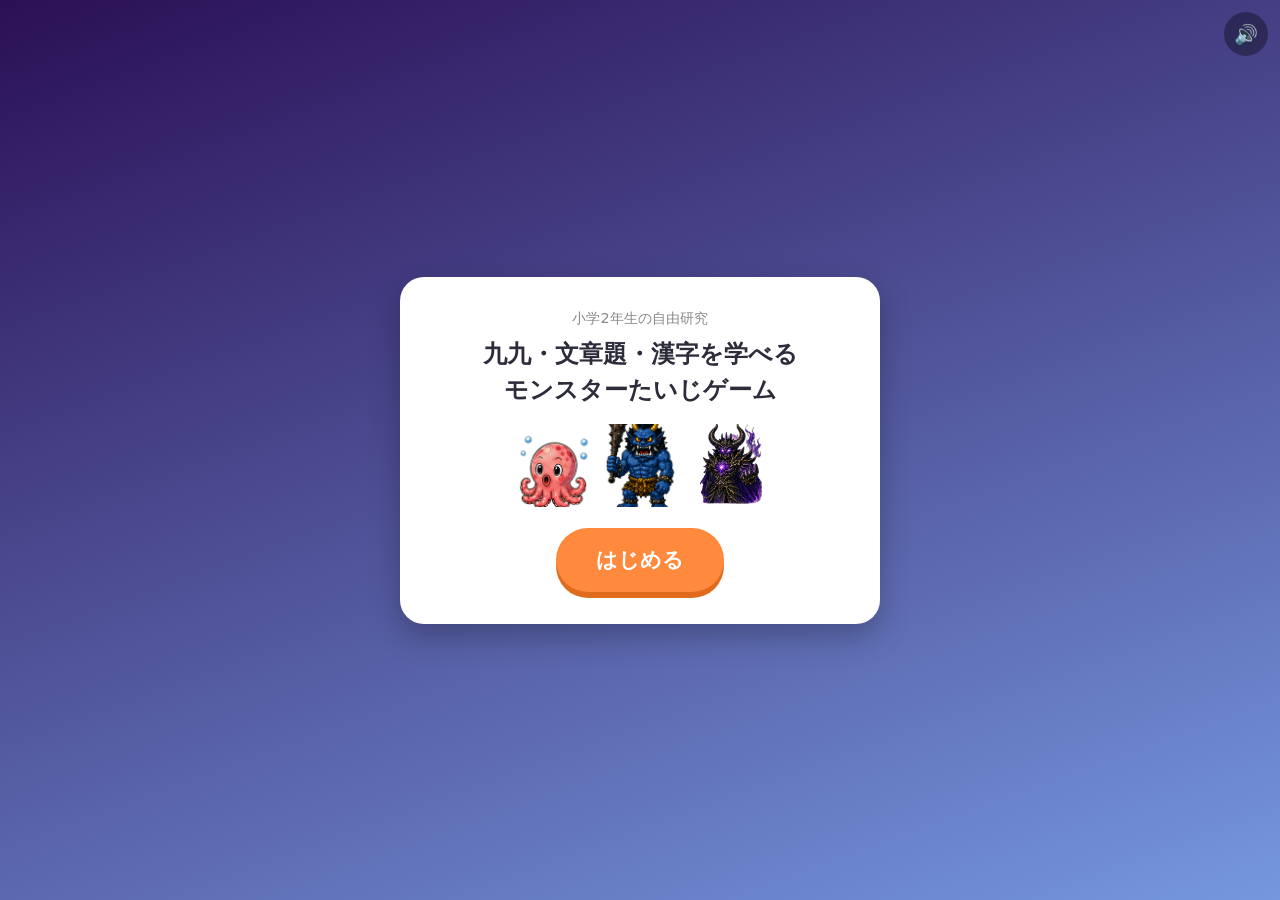
<file: taichi-study-game/index.html>
<!DOCTYPE html>
<html lang="ja">
<head>
<meta charset="UTF-8">
<meta name="viewport" content="width=device-width, initial-scale=1.0, maximum-scale=1.0, user-scalable=no">
<title>九九・かけ算文章題・漢字を学べる モンスターたいじゲーム</title>
<link rel="stylesheet" href="css/style.css">
</head>
<body>

<button id="btn-mute" class="mute-toggle" type="button" aria-label="おとを けす・だす">🔊</button>
<div id="screen-flash" class="screen-flash" aria-hidden="true"></div>

<div class="app">

  <!-- タイトル画面 -->
  <section id="screen-title" class="screen screen--active">
    <div class="title-card">
      <p class="title-eyebrow">小学2年生の自由研究</p>
      <h1 class="title-heading">九九・文章題・漢字を学べる<br>モンスターたいじゲーム</h1>
      <div class="title-monsters" aria-hidden="true">
        <img src="assets/images/monsters/kodako.png" alt="">
        <img src="assets/images/monsters/aooni.png" alt="">
        <img src="assets/images/monsters/lastboss.png" alt="">
      </div>
      <button id="btn-start" class="btn btn--primary btn--large">はじめる</button>
    </div>
  </section>

  <!-- モード選択画面 -->
  <section id="screen-mode-select" class="screen">
    <h2 class="screen-heading">どのモードで たたかう？</h2>
    <div class="mode-list">
      <button class="mode-card" data-mode="multiplication">
        <span class="mode-card__emoji">✖️</span>
        <span class="mode-card__title">かけ算モード</span>
        <span class="mode-card__desc">九九と文章題で たたかおう</span>
      </button>
      <button class="mode-card" data-mode="kanji">
        <span class="mode-card__emoji">🈷️</span>
        <span class="mode-card__title">漢字モード</span>
        <span class="mode-card__desc">2年生の漢字で たたかおう</span>
      </button>
      <button class="mode-card" data-mode="mixed">
        <span class="mode-card__emoji">🔀</span>
        <span class="mode-card__title">まぜまぜモード</span>
        <span class="mode-card__desc">九九と漢字を まぜて たたかおう</span>
      </button>
    </div>
    <button id="btn-back-to-title" class="btn btn--text">タイトルにもどる</button>
  </section>

  <!-- バトル画面 -->
  <section id="screen-battle" class="screen">
    <div class="battle-top">
      <button id="btn-battle-home" class="home-btn" type="button" aria-label="ホームにもどる（とちゅうでやめる）">🏠</button>
      <div class="hp-box hp-box--player">
        <span class="hp-box__label">きみ</span>
        <span id="player-hp" class="hp-box__hearts"></span>
      </div>
      <div class="battle-progress">
        <span id="monster-index">1</span> / <span id="monster-total">5</span> たいめ
      </div>
    </div>

    <p id="streak-label" class="streak-label" hidden></p>

    <div class="monster-stage">
      <div id="monster-group" class="monster-group" data-count="1"></div>
      <p id="monster-name" class="monster-name">モンスター</p>
      <div class="hp-box hp-box--monster">
        <span class="hp-box__label">てき</span>
        <div class="hp-bar"><div id="monster-hp-bar" class="hp-bar__fill"></div></div>
      </div>
    </div>

    <div class="question-box">
      <p id="question-text" class="question-text">問題</p>
    </div>

    <form id="answer-form" class="answer-form" autocomplete="off">
      <input
        id="answer-input"
        class="answer-input"
        type="tel"
        inputmode="numeric"
        pattern="[0-9]*"
        maxlength="2"
        placeholder="こたえ"
        aria-label="こたえの数字を入力"
      >
      <button id="answer-submit" type="submit" class="btn btn--primary answer-submit">こたえる</button>
    </form>

    <div id="choice-list" class="choice-list" hidden></div>

    <p id="battle-message" class="battle-message" aria-live="polite"></p>
  </section>

  <!-- リザルト画面 -->
  <section id="screen-result" class="screen">
    <div class="result-card">
      <h2 id="result-heading" class="result-heading">クリア！</h2>
      <p id="result-detail" class="result-detail"></p>
      <button id="btn-retry" class="btn btn--primary btn--large">もういちど</button>
      <button id="btn-result-to-title" class="btn btn--text">タイトルにもどる</button>
    </div>
  </section>

</div>

<script src="js/data/monsters.js"></script>
<script src="js/data/kuku.js"></script>
<script src="js/data/multiplicationQuestions.js"></script>
<script src="js/multiplicationMode.js"></script>
<script src="js/data/kanji.js"></script>
<script src="js/kanjiMode.js"></script>
<script src="js/mixedMode.js"></script>
<script src="js/storage.js"></script>
<script src="js/sound.js"></script>
<script src="js/battle.js"></script>
<script src="js/main.js"></script>
</body>
</html>
</file>
<file: css/style.css>
/* =========================================================
   Flow Design LP — style.css
   目次:
   1. Reset / Base
   2. Variables
   3. Layout / Utility
   4. Header
   5. Hero
   6. Section Common
   7. Worries
   8. Services
   9. Reasons (list)
   10. Direct Support
   11. Plans (table-like)
   12. Works (case list)
   13. Flow (timeline)
   14. FAQ
   15. Final CTA
   16. Contact Form
   17. Footer / Float CTA
   18. Responsive
   ========================================================= */

/* ---------- 1. Reset / Base ---------- */
*, *::before, *::after { box-sizing: border-box; }
html { scroll-behavior: smooth; }
body {
  margin: 0;
  font-family: "Noto Sans JP", -apple-system, BlinkMacSystemFont, "Hiragino Sans", "Yu Gothic", sans-serif;
  color: var(--text-main);
  background: var(--bg-base);
  line-height: 1.85;
  -webkit-font-smoothing: antialiased;
  overflow-x: hidden;
}
h1, h2, h3, h4 { font-family: "Noto Serif JP", "Noto Sans JP", serif; margin: 0; font-weight: 700; color: var(--text-heading); }
p { margin: 0; }
ul, ol { margin: 0; padding: 0; list-style: none; }
a { color: inherit; text-decoration: none; }
img { max-width: 100%; display: block; }
button { font-family: inherit; cursor: pointer; }
input, textarea, select { font-family: inherit; font-size: 1rem; }

/* ---------- 2. Variables ---------- */
:root {
  --bg-base: #FAF8F5;
  --bg-alt: #F4EEE8;
  --bg-surface: #FFFFFF;
  --border-soft: #E7E0D8;

  --text-heading: #3A332D;
  --text-main: #554A41;
  --text-sub: #8D7F73;

  --accent: #B37E90;
  --accent-dark: #93586A;
  --accent-soft: #EADCE0;

  --gold: #B99A61;
  --gold-dark: #92794A;
  --gold-soft: #EFE7D8;

  /* ヒーロー背景画像。差し替える場合はファイル名を変更するか、このパスを書き換えてください */
  --hero-bg-image: url("../assets/images/hero-bg.webp");

  --radius-lg: 14px;
  --radius-md: 10px;
  --radius-sm: 6px;

  --shadow-card: 0 1px 3px rgba(58, 51, 45, 0.05);

  --max-width: 1120px;
}

/* ---------- 3. Layout / Utility ---------- */
.container {
  max-width: var(--max-width);
  margin: 0 auto;
  padding: 0 24px;
}
.pc-only { display: inline; }
@media (max-width: 768px) {
  .pc-only { display: none; }
}

.btn {
  display: inline-flex;
  align-items: center;
  justify-content: center;
  gap: 8px;
  padding: 15px 32px;
  border-radius: 999px;
  font-weight: 700;
  font-size: 0.98rem;
  border: 1.5px solid transparent;
  transition: background-color 0.18s ease, border-color 0.18s ease, color 0.18s ease;
  white-space: nowrap;
}
.btn--primary {
  background: var(--accent-dark);
  color: #fff;
}
.btn--primary:hover { background: #7d4657; }
.btn--outline {
  background: transparent;
  color: var(--accent-dark);
  border-color: var(--border-soft);
}
.btn--outline:hover { border-color: var(--accent); background: var(--accent-soft); }
.btn--large { padding: 17px 40px; font-size: 1.02rem; }
.btn--small { padding: 9px 22px; font-size: 0.85rem; }
.btn--full { width: 100%; }

/* ---------- Icons ---------- */
.icon-sprite { display: none; }
.icon {
  width: 24px;
  height: 24px;
  stroke: var(--gold-dark);
  fill: none;
  stroke-width: 1.6;
  stroke-linecap: round;
  stroke-linejoin: round;
  flex-shrink: 0;
}
.icon--sm { width: 20px; height: 20px; }
.icon--rose { stroke: var(--accent-dark); }
.icon--on-dark { stroke: rgba(255,255,255,0.85); }

/* ---------- 4. Header ---------- */
.header {
  position: sticky;
  top: 0;
  z-index: 100;
  background: var(--bg-base);
  border-bottom: 1px solid var(--border-soft);
}
.header__inner {
  display: flex;
  align-items: center;
  justify-content: space-between;
  padding-top: 16px;
  padding-bottom: 16px;
  gap: 16px;
}
.header__logo {
  font-family: "Noto Serif JP", serif;
  font-weight: 700;
  font-size: 1.2rem;
  letter-spacing: 0.02em;
  color: var(--text-heading);
  display: flex;
  flex-direction: column;
  line-height: 1.2;
}
.header__logo-sub {
  font-family: "Noto Sans JP", sans-serif;
  font-size: 0.6rem;
  font-weight: 500;
  letter-spacing: 0.14em;
  color: var(--gold-dark);
  margin-top: 3px;
}
.header__nav {
  display: flex;
  gap: 28px;
  flex: 1;
  justify-content: center;
}
.header__nav a {
  font-size: 0.9rem;
  color: var(--text-main);
}
.header__nav a:hover { color: var(--accent-dark); }
.header__cta { flex-shrink: 0; }
.header__menu-btn {
  display: none;
  flex-direction: column;
  justify-content: center;
  gap: 5px;
  width: 32px;
  height: 32px;
  background: none;
  border: none;
  padding: 0;
}
.header__menu-btn span {
  display: block;
  width: 100%;
  height: 1.5px;
  background: var(--text-heading);
  border-radius: 2px;
  transition: transform 0.2s ease, opacity 0.2s ease;
}

/* ---------- 5. Hero ---------- */
.hero {
  position: relative;
  padding: 76px 0 72px;
  overflow: hidden;
}
.hero__bg {
  position: absolute;
  inset: 0;
  z-index: -1;
  background-image:
    linear-gradient(rgba(250, 248, 245, 0.94), rgba(250, 248, 245, 0.94)),
    var(--hero-bg-image);
  background-size: cover, cover;
  background-position: center, center 35%;
  background-repeat: no-repeat, no-repeat;
}
.hero__inner { text-align: center; max-width: 780px; }

@media (min-width: 861px) {
  .hero__bg {
    background-image:
      linear-gradient(
        90deg,
        rgba(250, 248, 245, 0.15) 0%,
        var(--bg-base) 24%,
        var(--bg-base) 76%,
        rgba(250, 248, 245, 0.15) 100%
      ),
      var(--hero-bg-image);
    background-size: cover, cover;
    background-position: center, center 30%;
  }
  .hero__inner {
    text-align: left;
    max-width: 640px;
    margin: 0 auto;
  }
  .hero__cta-group,
  .hero__badges { justify-content: flex-start; }
}
.hero__eyebrow {
  display: inline-flex;
  align-items: center;
  gap: 8px;
  font-size: 0.82rem;
  letter-spacing: 0.04em;
  color: var(--text-sub);
  font-weight: 500;
  padding-bottom: 2px;
  border-bottom: 1px solid var(--gold);
  margin-bottom: 28px;
}
.hero__title {
  font-size: clamp(1.8rem, 3.6vw, 2.7rem);
  line-height: 1.65;
  color: var(--text-heading);
  margin-bottom: 26px;
  letter-spacing: 0.01em;
}
.hero__title-accent { color: var(--accent-dark); white-space: nowrap; }
.hero__title-lead { display: inline-block; font-size: 0.75em; white-space: nowrap; }
.hero__sub {
  font-size: 1rem;
  color: var(--text-main);
  margin: 0 auto 36px;
  max-width: 680px;
  line-height: 1.9;
}
.hero__cta-group {
  display: flex;
  gap: 14px;
  justify-content: center;
  flex-wrap: wrap;
  margin-bottom: 34px;
}
.hero__badges {
  display: flex;
  flex-wrap: wrap;
  gap: 8px 10px;
  justify-content: center;
}
.hero__badges li {
  font-size: 0.78rem;
  color: var(--text-sub);
  padding: 5px 4px;
  border-bottom: 1px solid var(--border-soft);
}

/* ---------- 6. Section Common ---------- */
.section { padding: 84px 0; }
.section--alt { background: var(--bg-alt); }
.section__eyebrow {
  text-align: center;
  font-size: 0.8rem;
  letter-spacing: 0.14em;
  color: var(--gold-dark);
  font-weight: 700;
  margin-bottom: 16px;
}
.section__title {
  text-align: center;
  font-size: clamp(1.4rem, 2.6vw, 1.9rem);
  line-height: 1.7;
  margin-bottom: 22px;
  letter-spacing: 0.01em;
}
.section__title--with-icon {
  display: flex;
  align-items: center;
  justify-content: center;
  gap: 12px;
}
.section__lead {
  text-align: center;
  color: var(--text-sub);
  max-width: 640px;
  margin: 0 auto 52px;
  line-height: 1.9;
}
.section__note {
  text-align: center;
  color: var(--text-sub);
  font-size: 0.88rem;
  margin: 36px auto 0;
  max-width: 620px;
}
.section__cta { text-align: center; margin-top: 52px; }

/* ---------- 7. Worries ---------- */
.cards--worries {
  display: flex;
  flex-direction: column;
  max-width: 760px;
  margin: 0 auto;
  border-top: 1px solid var(--border-soft);
}
.card--worry {
  padding: 26px 4px;
  display: flex;
  align-items: flex-start;
  gap: 20px;
  font-size: 0.96rem;
  border-bottom: 1px solid var(--border-soft);
}
.card--worry .icon { margin-top: 2px; }
.card--worry p { line-height: 1.85; }

/* ---------- 8. Services ---------- */
.service-groups {
  display: grid;
  grid-template-columns: repeat(3, 1fr);
  gap: 1px 32px;
  margin-top: 8px;
}
.service-group {
  padding: 30px 0;
  border-top: 1px solid var(--border-soft);
}
.service-group__title {
  display: flex;
  align-items: center;
  gap: 12px;
  font-size: 1.1rem;
  margin-bottom: 18px;
}
.service-group__title .icon { width: 26px; height: 26px; stroke: var(--gold-dark); }
.service-group__desc {
  font-size: 0.85rem;
  color: var(--text-sub);
  margin: -4px 0 16px;
  line-height: 1.8;
}
.service-group__list li {
  position: relative;
  padding-left: 18px;
  margin-bottom: 11px;
  font-size: 0.93rem;
  color: var(--text-main);
}
.service-group__list li:last-child { margin-bottom: 0; }
.service-group__list li::before {
  content: "–";
  position: absolute;
  left: 0;
  color: var(--gold);
}

/* ---------- 9. Reasons (list, not cards) ---------- */
.reason-list {
  column-count: 2;
  column-gap: 56px;
  max-width: 980px;
  margin: 0 auto;
}
.reason-item {
  break-inside: avoid;
  padding: 24px 0;
  border-bottom: 1px solid var(--border-soft);
}
.reason-item:first-child { padding-top: 0; }
.reason-item__head {
  display: flex;
  align-items: center;
  gap: 12px;
  margin-bottom: 8px;
}
.reason-item__num {
  font-family: "Noto Serif JP", serif;
  font-size: 0.95rem;
  color: var(--gold);
  flex-shrink: 0;
}
.reason-item__head .icon { width: 22px; height: 22px; }
.reason-item h3 { font-size: 1rem; flex: 1; line-height: 1.5; }
.reason-item p { font-size: 0.88rem; color: var(--text-sub); line-height: 1.8; }

/* ---------- 10. Direct Support ---------- */
.direct-support__card {
  border-left: 2px solid var(--gold);
  padding: 4px 0 4px 32px;
  max-width: 720px;
  margin: 0 auto;
  display: flex;
  flex-direction: column;
  gap: 20px;
}
.direct-support__card p {
  font-size: 0.96rem;
  color: var(--text-main);
  line-height: 1.9;
}
.direct-support__lead {
  font-weight: 700;
  color: var(--text-heading);
}
.direct-support__points {
  display: flex;
  flex-direction: column;
  gap: 10px;
  margin-top: -8px;
}
.direct-support__points li {
  position: relative;
  padding-left: 20px;
  font-size: 0.92rem;
  color: var(--text-main);
}
.direct-support__points li::before {
  content: "–";
  position: absolute;
  left: 0;
  color: var(--gold);
}

/* ---------- 11. Plans (comparison strip) ---------- */
.plans__note {
  max-width: 680px;
  margin: 0 auto 44px;
  font-size: 0.87rem;
  color: var(--text-sub);
  text-align: center;
  line-height: 1.9;
  padding-bottom: 28px;
  border-bottom: 1px solid var(--border-soft);
}
.cards--plans {
  display: grid;
  grid-template-columns: repeat(4, 1fr);
  border: 1px solid var(--border-soft);
  border-radius: var(--radius-lg);
  overflow: hidden;
}
.card--plan {
  position: relative;
  background: var(--bg-surface);
  padding: 32px 22px;
  display: flex;
  flex-direction: column;
  gap: 16px;
  border-left: 1px solid var(--border-soft);
}
.card--plan:first-child { border-left: none; }
.card--plan--featured { background: var(--bg-alt); }
.card--plan__badge {
  font-size: 0.72rem;
  font-weight: 700;
  letter-spacing: 0.06em;
  color: var(--gold-dark);
}
.card--plan__badge--placeholder { visibility: hidden; }
.card--plan__name { font-size: 1.02rem; }
.card--plan__desc { font-size: 0.87rem; color: var(--text-sub); flex-grow: 1; line-height: 1.8; }
.card--plan__price {
  font-size: 1.1rem;
  font-weight: 700;
  color: var(--accent-dark);
}
.card--plan__price span {
  display: block;
  font-size: 0.72rem;
  font-weight: 400;
  color: var(--text-sub);
  margin-top: 4px;
}

/* ---------- 12. Works (case list) ---------- */
.work-list {
  display: flex;
  flex-direction: column;
  max-width: 880px;
  margin: 0 auto;
}
.work-item {
  display: grid;
  grid-template-columns: 130px 1fr;
  gap: 28px;
  padding: 28px 0;
  border-bottom: 1px solid var(--border-soft);
}
.work-item:first-child { padding-top: 0; }
.work-item__tag {
  font-family: "Noto Serif JP", serif;
  font-size: 0.82rem;
  letter-spacing: 0.06em;
  color: var(--gold-dark);
  padding-top: 2px;
}
.work-item h3 { font-size: 1rem; margin-bottom: 8px; }
.work-item p { font-size: 0.9rem; color: var(--text-sub); line-height: 1.85; }

/* ---------- 13. Flow (vertical timeline) ---------- */
.flow {
  max-width: 620px;
  margin: 8px auto 0;
}
.flow__step {
  position: relative;
  display: grid;
  grid-template-columns: 42px 1fr;
  gap: 22px;
  padding-bottom: 34px;
}
.flow__step:last-child { padding-bottom: 0; }
.flow__marker { position: relative; display: flex; justify-content: center; }
.flow__num {
  width: 40px;
  height: 40px;
  border-radius: 50%;
  border: 1.5px solid var(--gold);
  background: var(--bg-base);
  color: var(--gold-dark);
  display: flex;
  align-items: center;
  justify-content: center;
  font-family: "Noto Serif JP", serif;
  font-weight: 700;
  font-size: 0.95rem;
  position: relative;
  z-index: 1;
}
.flow__step:not(:last-child) .flow__marker::after {
  content: "";
  position: absolute;
  top: 40px;
  bottom: -34px;
  left: 50%;
  width: 1px;
  background: var(--border-soft);
}
.flow__step-head { display: flex; align-items: center; gap: 10px; margin-bottom: 6px; }
.flow__step-head .icon { width: 19px; height: 19px; }
.flow__step h3 { font-size: 1rem; }
.flow__step p { font-size: 0.9rem; color: var(--text-sub); line-height: 1.85; }

/* ---------- 14. FAQ ---------- */
.faq { max-width: 720px; margin: 0 auto; }
.faq__item {
  border-bottom: 1px solid var(--border-soft);
}
.faq__item:first-child { border-top: 1px solid var(--border-soft); }
.faq__item summary {
  padding: 20px 4px;
  font-weight: 700;
  cursor: pointer;
  list-style: none;
  position: relative;
  padding-right: 30px;
  color: var(--text-heading);
  font-size: 0.96rem;
}
.faq__item summary::-webkit-details-marker { display: none; }
.faq__item summary::after {
  content: "+";
  position: absolute;
  right: 4px;
  top: 18px;
  font-size: 1.2rem;
  font-weight: 400;
  color: var(--gold-dark);
  transition: transform 0.2s ease;
}
.faq__item[open] summary::after { transform: rotate(45deg); }
.faq__item p { padding: 0 4px 22px; color: var(--text-sub); font-size: 0.9rem; line-height: 1.85; }

/* ---------- 15. Final CTA ---------- */
.final-cta {
  padding: 84px 0;
  background: var(--accent-dark);
  color: #fff;
  text-align: center;
}
.final-cta__inner { max-width: 680px; }
.final-cta__title {
  color: #fff;
  font-size: clamp(1.3rem, 2.6vw, 1.8rem);
  margin-bottom: 22px;
  line-height: 1.6;
}
.final-cta__text { color: rgba(255,255,255,0.88); margin-bottom: 20px; line-height: 1.9; }
.final-cta__note {
  color: rgba(255,255,255,0.72);
  font-size: 0.88rem;
  max-width: 540px;
  margin: 0 auto 36px;
  line-height: 1.85;
}
.final-cta__buttons { display: flex; gap: 14px; justify-content: center; flex-wrap: wrap; }
.final-cta .btn--primary {
  background: #fff;
  color: var(--accent-dark);
}
.final-cta .btn--primary:hover { background: #f3e9ec; }

/* ---------- 16. Contact Form ---------- */
.contact__panel {
  background: var(--bg-surface);
  border: 1px solid var(--border-soft);
  border-radius: var(--radius-lg);
  padding: 44px 40px;
  max-width: 480px;
  margin: 0 auto;
  display: flex;
  flex-direction: column;
  align-items: center;
  text-align: center;
  gap: 12px;
}
.contact__panel-icon { width: 32px; height: 32px; stroke: var(--gold-dark); margin-bottom: 2px; }
.contact__panel h3 { font-size: 1.05rem; }
.contact__panel p { font-size: 0.9rem; color: var(--text-sub); line-height: 1.85; }
.contact__panel .btn { margin-top: 8px; }
.contact__panel-note { font-size: 0.78rem; color: var(--text-sub); }

/* ---------- 17. Footer / Float CTA ---------- */
.footer { background: var(--text-heading); color: #E9E1D8; padding: 46px 0 26px; }
.footer__inner { text-align: center; display: flex; flex-direction: column; gap: 20px; align-items: center; }
.footer__logo { font-family: "Noto Serif JP", serif; font-size: 1.05rem; font-weight: 700; }
.footer__nav { display: flex; gap: 20px; flex-wrap: wrap; justify-content: center; }
.footer__nav a { font-size: 0.85rem; opacity: 0.75; }
.footer__nav a:hover { opacity: 1; }
.footer__copy { font-size: 0.74rem; opacity: 0.55; }

.float-cta {
  display: none;
  position: fixed;
  bottom: 16px;
  right: 16px;
  left: 16px;
  z-index: 200;
  background: var(--accent-dark);
  color: #fff;
  text-align: center;
  padding: 14px;
  border-radius: 999px;
  font-weight: 700;
  box-shadow: 0 4px 16px rgba(58, 41, 48, 0.22);
}

/* ---------- 18. Responsive ---------- */
@media (max-width: 1024px) {
  .service-groups { grid-template-columns: repeat(2, 1fr); }
  .cards--plans { grid-template-columns: repeat(2, 1fr); }
  .card--plan:nth-child(2) { border-left: none; }
  .card--plan:nth-child(3) { border-top: 1px solid var(--border-soft); }
  .card--plan:nth-child(4) { border-top: 1px solid var(--border-soft); }
}

@media (max-width: 860px) {
  .header__nav { display: none; }
  .header__menu-btn { display: flex; }
  .header__cta { display: none; }
}

@media (max-width: 768px) {
  .reason-list { column-count: 1; }
}

@media (max-width: 640px) {
  .section { padding: 60px 0; }
  .hero { padding: 56px 0 52px; }
  .card--worry { padding: 22px 4px; }
  .service-groups { grid-template-columns: 1fr; gap: 0; }
  .cards--plans { grid-template-columns: 1fr; }
  .card--plan { border-left: none !important; border-top: 1px solid var(--border-soft); }
  .card--plan:first-child { border-top: none; }
  .work-item { grid-template-columns: 1fr; gap: 6px; }
  .contact__panel { padding: 30px 22px; }
  .float-cta { display: block; }
  body { padding-bottom: 70px; }
  .hero__cta-group { flex-direction: column; }
  .hero__cta-group .btn { width: 100%; }
  .final-cta__buttons { flex-direction: column; }
  .final-cta__buttons .btn { width: 100%; }
}

/* Mobile nav drawer */
.header--nav-open .header__nav {
  display: flex;
  position: absolute;
  top: 100%;
  left: 0;
  right: 0;
  background: var(--bg-surface);
  flex-direction: column;
  padding: 20px 24px 28px;
  border-bottom: 1px solid var(--border-soft);
  gap: 16px;
}
.header--nav-open .header__menu-btn span:nth-child(1) { transform: translateY(6.5px) rotate(45deg); }
.header--nav-open .header__menu-btn span:nth-child(2) { opacity: 0; }
.header--nav-open .header__menu-btn span:nth-child(3) { transform: translateY(-6.5px) rotate(-45deg); }
</file>
<file: taichi-study-game/css/style.css>
/* ==========================================================
   九九・かけ算文章題・漢字を学べる モンスターたいじゲーム
   ========================================================== */

:root {
  --color-bg-1: #2b1055;
  --color-bg-2: #7597de;
  --color-primary: #ff8a3d;
  --color-primary-dark: #e06b1f;
  --color-panel: #ffffff;
  --color-text: #2c2c3a;
  --color-hp: #ff4d6d;
  --color-hp-track: #f0d7dc;
  --radius-lg: 24px;
  --radius-md: 16px;
}

* {
  box-sizing: border-box;
}

/* display:flex/grid等を個別指定している要素でも hidden属性で確実に非表示にする */
[hidden] {
  display: none !important;
}

html, body {
  height: 100%;
}

body {
  margin: 0;
  font-family: "Hiragino Maru Gothic ProN", "Hiragino Sans", "Yu Gothic", "Meiryo", system-ui, sans-serif;
  color: var(--color-text);
  background: linear-gradient(160deg, var(--color-bg-1), var(--color-bg-2));
  min-height: 100vh;
  touch-action: manipulation;
  -webkit-tap-highlight-color: transparent;
}

.app {
  min-height: 100vh;
  display: flex;
  align-items: center;
  justify-content: center;
  padding: 24px 16px;
}

/* ---------- 画面切り替え ---------- */

.screen {
  display: none;
  width: 100%;
  max-width: 480px;
}

.screen--active {
  display: flex;
  flex-direction: column;
  align-items: center;
  gap: 16px;
}

/* ---------- 共通ボタン ---------- */

.btn {
  font-family: inherit;
  font-weight: 700;
  border: none;
  border-radius: 999px;
  cursor: pointer;
  transition: transform 0.1s ease, box-shadow 0.1s ease;
}

.btn:active {
  transform: scale(0.96);
}

.btn--primary {
  background: var(--color-primary);
  color: #fff;
  box-shadow: 0 6px 0 var(--color-primary-dark);
}

.btn--primary:active {
  box-shadow: 0 2px 0 var(--color-primary-dark);
}

.btn--large {
  padding: 18px 40px;
  font-size: 1.3rem;
  min-height: 56px;
}

.btn--text {
  background: transparent;
  color: #fff;
  text-decoration: underline;
  font-size: 1rem;
  padding: 10px 16px;
  min-height: 44px;
}

/* ---------- タイトル画面 ---------- */

.title-card {
  background: var(--color-panel);
  border-radius: var(--radius-lg);
  padding: 32px 24px;
  text-align: center;
  width: 100%;
  box-shadow: 0 12px 30px rgba(0, 0, 0, 0.25);
}

.title-eyebrow {
  margin: 0 0 8px;
  font-size: 0.9rem;
  color: #888;
}

.title-heading {
  margin: 0 0 16px;
  font-size: 1.5rem;
  line-height: 1.5;
}

.title-monsters {
  display: flex;
  align-items: flex-end;
  justify-content: center;
  gap: 12px;
  margin-bottom: 20px;
}

.title-monsters img {
  height: 84px;
  width: auto;
  object-fit: contain;
}

/* ---------- モード選択画面 ---------- */

.screen-heading {
  color: #fff;
  font-size: 1.4rem;
  text-align: center;
  margin: 0;
}

.mode-list {
  width: 100%;
  display: flex;
  flex-direction: column;
  gap: 14px;
}

.mode-card {
  display: flex;
  align-items: center;
  gap: 14px;
  width: 100%;
  min-height: 76px;
  background: var(--color-panel);
  border: none;
  border-radius: var(--radius-md);
  padding: 14px 18px;
  text-align: left;
  cursor: pointer;
  box-shadow: 0 6px 0 rgba(0, 0, 0, 0.15);
  font-family: inherit;
}

.mode-card:active {
  transform: translateY(3px);
  box-shadow: 0 3px 0 rgba(0, 0, 0, 0.15);
}

.mode-card--disabled {
  opacity: 0.55;
  cursor: not-allowed;
}

.mode-card--disabled:active {
  transform: none;
}

.mode-card__emoji {
  font-size: 2rem;
  flex-shrink: 0;
}

.mode-card {
  flex-wrap: wrap;
}

.mode-card__title {
  display: block;
  width: 100%;
  font-size: 1.1rem;
  font-weight: 700;
}

.mode-card__desc {
  display: block;
  width: 100%;
  font-size: 0.85rem;
  color: #777;
}

/* ---------- バトル画面 ---------- */

.battle-top {
  width: 100%;
  display: flex;
  justify-content: space-between;
  align-items: center;
  color: #fff;
}

.home-btn {
  width: 36px;
  height: 36px;
  flex-shrink: 0;
  border: none;
  border-radius: 999px;
  background: rgba(255, 255, 255, 0.25);
  color: #fff;
  font-size: 1.1rem;
  line-height: 1;
  cursor: pointer;
}

.home-btn:active {
  transform: scale(0.92);
}

.hp-box {
  display: flex;
  align-items: center;
  gap: 8px;
}

.hp-box__label {
  font-size: 0.85rem;
  background: rgba(255, 255, 255, 0.25);
  padding: 2px 8px;
  border-radius: 999px;
}

.hp-box__hearts {
  font-size: 1.3rem;
  letter-spacing: 2px;
}

.battle-progress {
  color: #fff;
  font-size: 0.95rem;
  background: rgba(0, 0, 0, 0.2);
  padding: 4px 12px;
  border-radius: 999px;
}

.monster-stage {
  background: var(--color-panel);
  border-radius: var(--radius-lg);
  padding: 20px;
  width: 100%;
  text-align: center;
  box-shadow: 0 12px 30px rgba(0, 0, 0, 0.25);
}

.monster-group {
  display: flex;
  align-items: flex-end;
  justify-content: center;
  gap: 10px;
  width: 100%;
  margin-bottom: 4px;
}

.monster-image {
  display: block;
  max-width: 100%;
  min-width: 0;
  object-fit: contain;
  transition: transform 0.15s ease;
}

.monster-image--zako {
  height: clamp(130px, 22vw, 180px);
}

.monster-image--boss {
  height: clamp(200px, 30vw, 250px);
}

.monster-image--lastboss {
  height: clamp(250px, 38vw, 320px);
}

/* ザコ敵が2〜3体同時に並ぶときは、横幅に収まるよう少し小さめに表示する */
.monster-group[data-count="2"] .monster-image--zako {
  height: clamp(100px, 18vw, 160px);
}

.monster-group[data-count="3"] .monster-image--zako {
  height: clamp(85px, 15vw, 135px);
}

.monster-image.hit {
  animation: monster-hit 0.3s ease;
}

@keyframes monster-hit {
  0% { transform: translateX(0); }
  30% { transform: translateX(-8px) scale(0.95); }
  60% { transform: translateX(8px) scale(0.95); }
  100% { transform: translateX(0); }
}

.monster-name {
  margin: 0 0 10px;
  font-weight: 700;
}

.hp-box--monster {
  justify-content: center;
}

.hp-bar {
  width: 180px;
  height: 14px;
  background: var(--color-hp-track);
  border-radius: 999px;
  overflow: hidden;
}

.hp-bar__fill {
  height: 100%;
  background: var(--color-hp);
  width: 100%;
  transition: width 0.25s ease;
}

.question-box {
  background: var(--color-panel);
  border-radius: var(--radius-md);
  padding: 20px;
  width: 100%;
  text-align: center;
  box-shadow: 0 6px 0 rgba(0, 0, 0, 0.15);
}

.question-text {
  margin: 0;
  font-size: 2rem;
  font-weight: 700;
}

.question-text--word {
  font-size: 1.15rem;
  font-weight: 500;
  line-height: 1.8;
  text-align: left;
}

.answer-form {
  width: 100%;
  display: flex;
  gap: 10px;
}

.answer-input {
  flex: 1;
  min-width: 0;
  min-height: 56px;
  font-size: 1.6rem;
  font-weight: 700;
  font-family: inherit;
  text-align: center;
  color: var(--color-text);
  background: var(--color-panel);
  border: 3px solid #ddd;
  border-radius: var(--radius-md);
  padding: 0 12px;
}

.answer-input:focus {
  outline: none;
  border-color: var(--color-primary);
}

.answer-input:disabled,
.answer-submit:disabled {
  opacity: 0.6;
  cursor: not-allowed;
}

.answer-submit {
  flex-shrink: 0;
  min-height: 56px;
  padding: 0 24px;
  font-size: 1.1rem;
}

.choice-list {
  width: 100%;
  display: grid;
  grid-template-columns: 1fr;
  gap: 10px;
}

/* 漢字モードは短い文字が3つ並ぶので、横3列で大きく見せる */
.choice-list--kanji {
  grid-template-columns: repeat(3, 1fr);
}

.choice-btn {
  min-height: 56px;
  font-size: 1.3rem;
  font-weight: 700;
  font-family: inherit;
  color: var(--color-text);
  background: var(--color-panel);
  border: 3px solid transparent;
  border-radius: var(--radius-md);
  cursor: pointer;
  box-shadow: 0 6px 0 rgba(0, 0, 0, 0.15);
}

.choice-btn--kanji {
  min-height: 90px;
  font-size: 2.4rem;
}

.choice-btn:active {
  transform: translateY(3px);
  box-shadow: 0 3px 0 rgba(0, 0, 0, 0.15);
}

.choice-btn:disabled {
  cursor: not-allowed;
}

.choice-btn.is-correct {
  border-color: #3ac26b;
  background: #e4fbec;
}

.choice-btn.is-wrong {
  border-color: var(--color-hp);
  background: #ffe4e9;
}

/* ---------- れんぞく正解・必殺技 ---------- */

.streak-label {
  margin: -4px 0 0;
  text-align: center;
  color: #ffe08a;
  font-weight: 700;
  font-size: 0.9rem;
}

.monster-image.big-hit {
  animation: monster-big-hit 0.5s ease;
}

@keyframes monster-big-hit {
  0% { transform: scale(1) rotate(0); filter: brightness(1); }
  20% { transform: scale(0.85) rotate(-5deg); filter: brightness(2.2); }
  45% { transform: scale(1.1) rotate(4deg); filter: brightness(1.7); }
  70% { transform: scale(0.92) rotate(-2deg); filter: brightness(1.3); }
  100% { transform: scale(1) rotate(0); filter: brightness(1); }
}

.screen-flash {
  position: fixed;
  inset: 0;
  background: radial-gradient(circle, rgba(255, 255, 255, 0.9), rgba(255, 90, 0, 0.35));
  opacity: 0;
  pointer-events: none;
  z-index: 15;
}

.screen-flash.flash {
  animation: screen-flash-fade 0.4s ease;
}

@keyframes screen-flash-fade {
  0% { opacity: 0; }
  15% { opacity: 0.85; }
  100% { opacity: 0; }
}

/* ---------- ミュートボタン ---------- */

.mute-toggle {
  position: fixed;
  top: 12px;
  right: 12px;
  z-index: 20;
  width: 44px;
  height: 44px;
  border-radius: 999px;
  border: none;
  background: rgba(0, 0, 0, 0.35);
  color: #fff;
  font-size: 1.2rem;
  cursor: pointer;
}

.mute-toggle:active {
  transform: scale(0.92);
}

.battle-message {
  min-height: 1.4em;
  color: #fff;
  font-weight: 700;
  text-align: center;
  margin: 0;
}

/* ---------- リザルト画面 ---------- */

.result-card {
  background: var(--color-panel);
  border-radius: var(--radius-lg);
  padding: 32px 24px;
  text-align: center;
  width: 100%;
  box-shadow: 0 12px 30px rgba(0, 0, 0, 0.25);
}

.result-heading {
  margin: 0 0 12px;
  font-size: 1.6rem;
}

.result-detail {
  margin: 0 0 20px;
  font-size: 1.05rem;
  line-height: 1.7;
  white-space: pre-line;
}

/* ---------- 小さい画面向け調整 ---------- */

@media (max-width: 360px) {
  .title-heading {
    font-size: 1.3rem;
  }
  .question-text {
    font-size: 1.6rem;
  }
}
</file>
